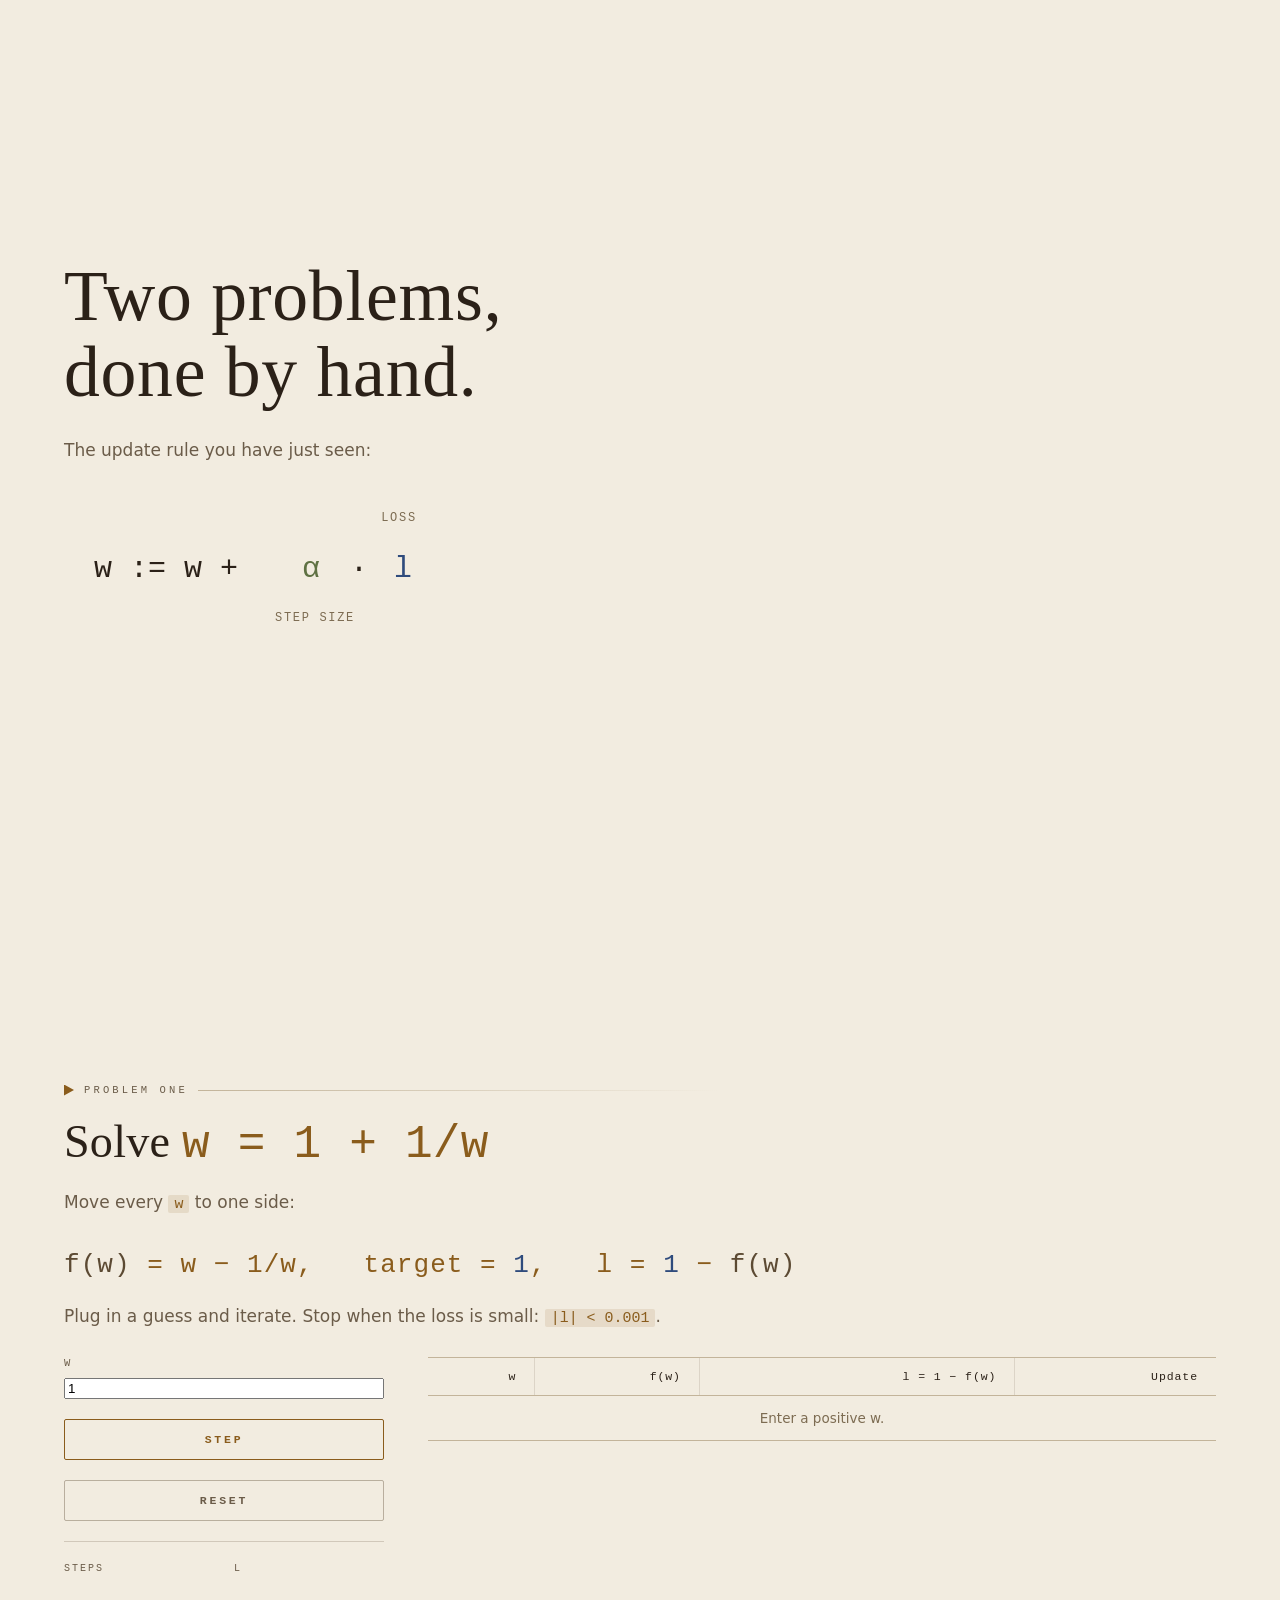
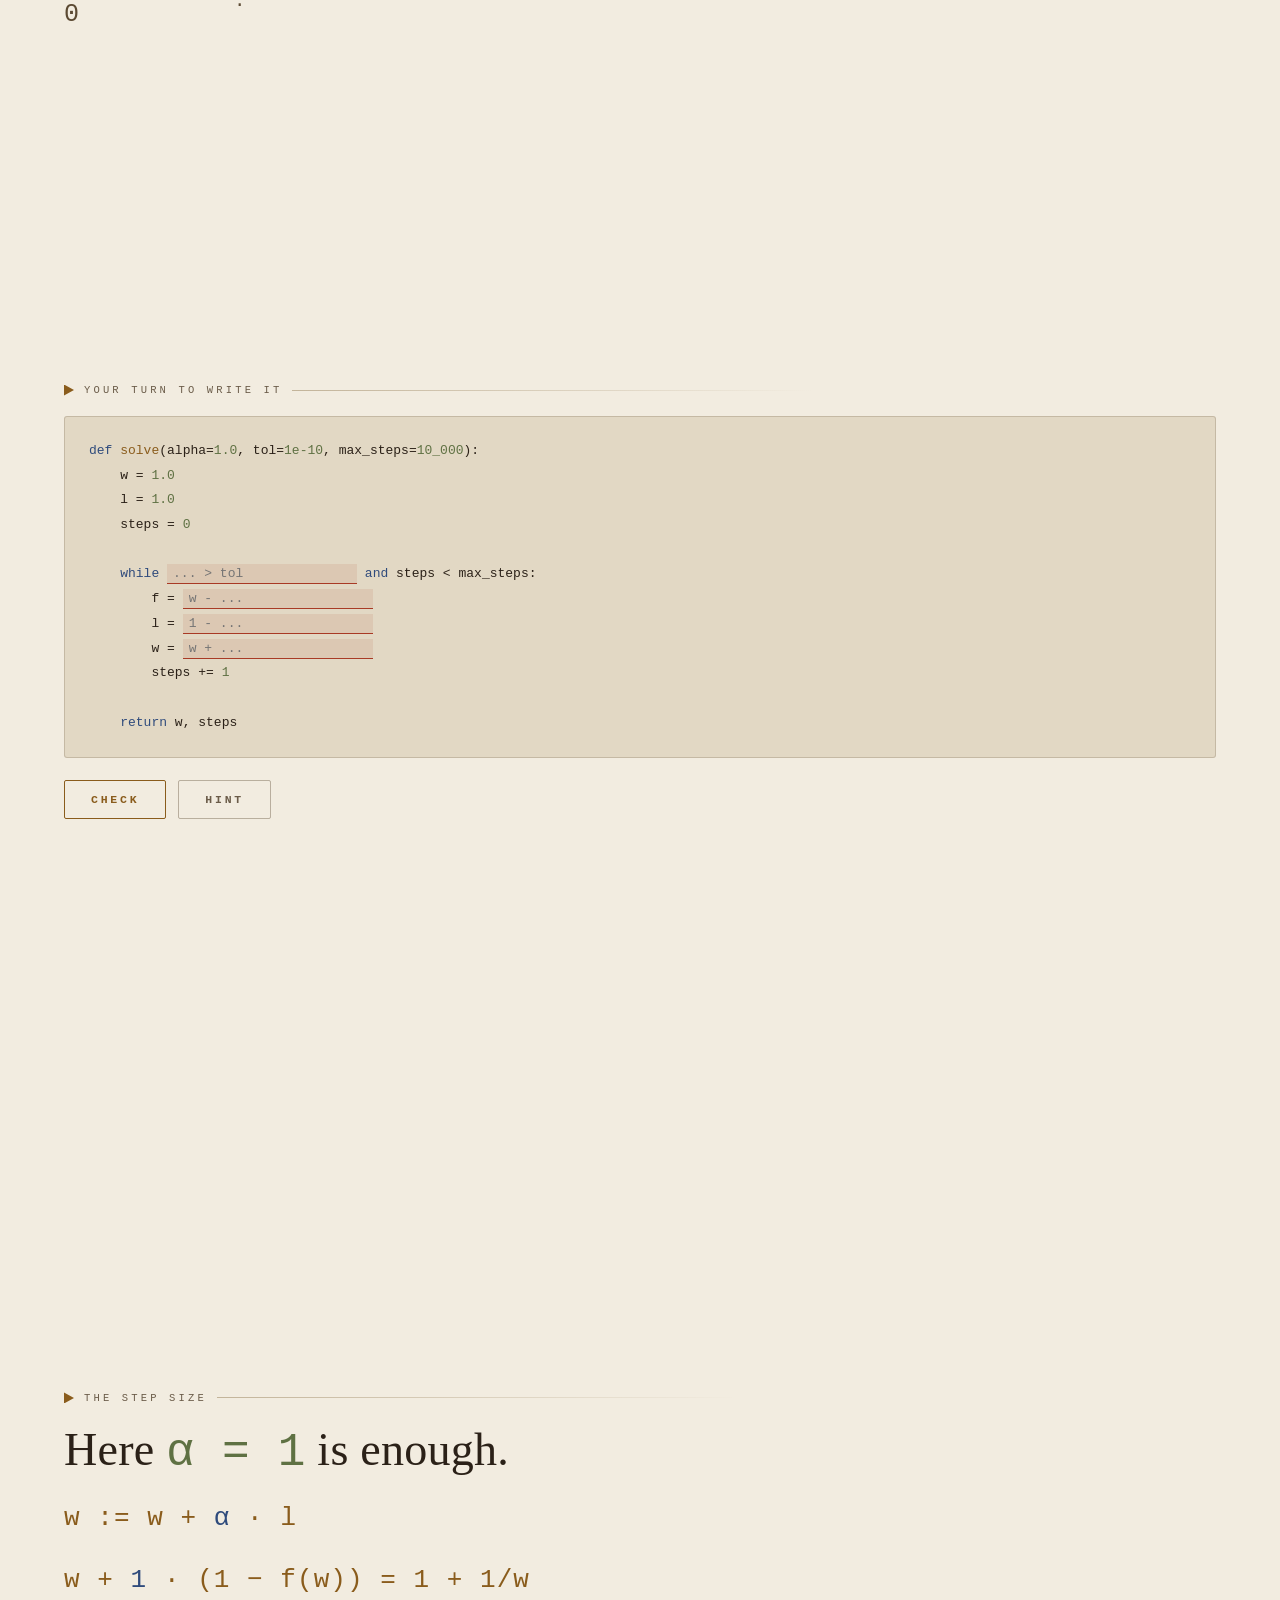
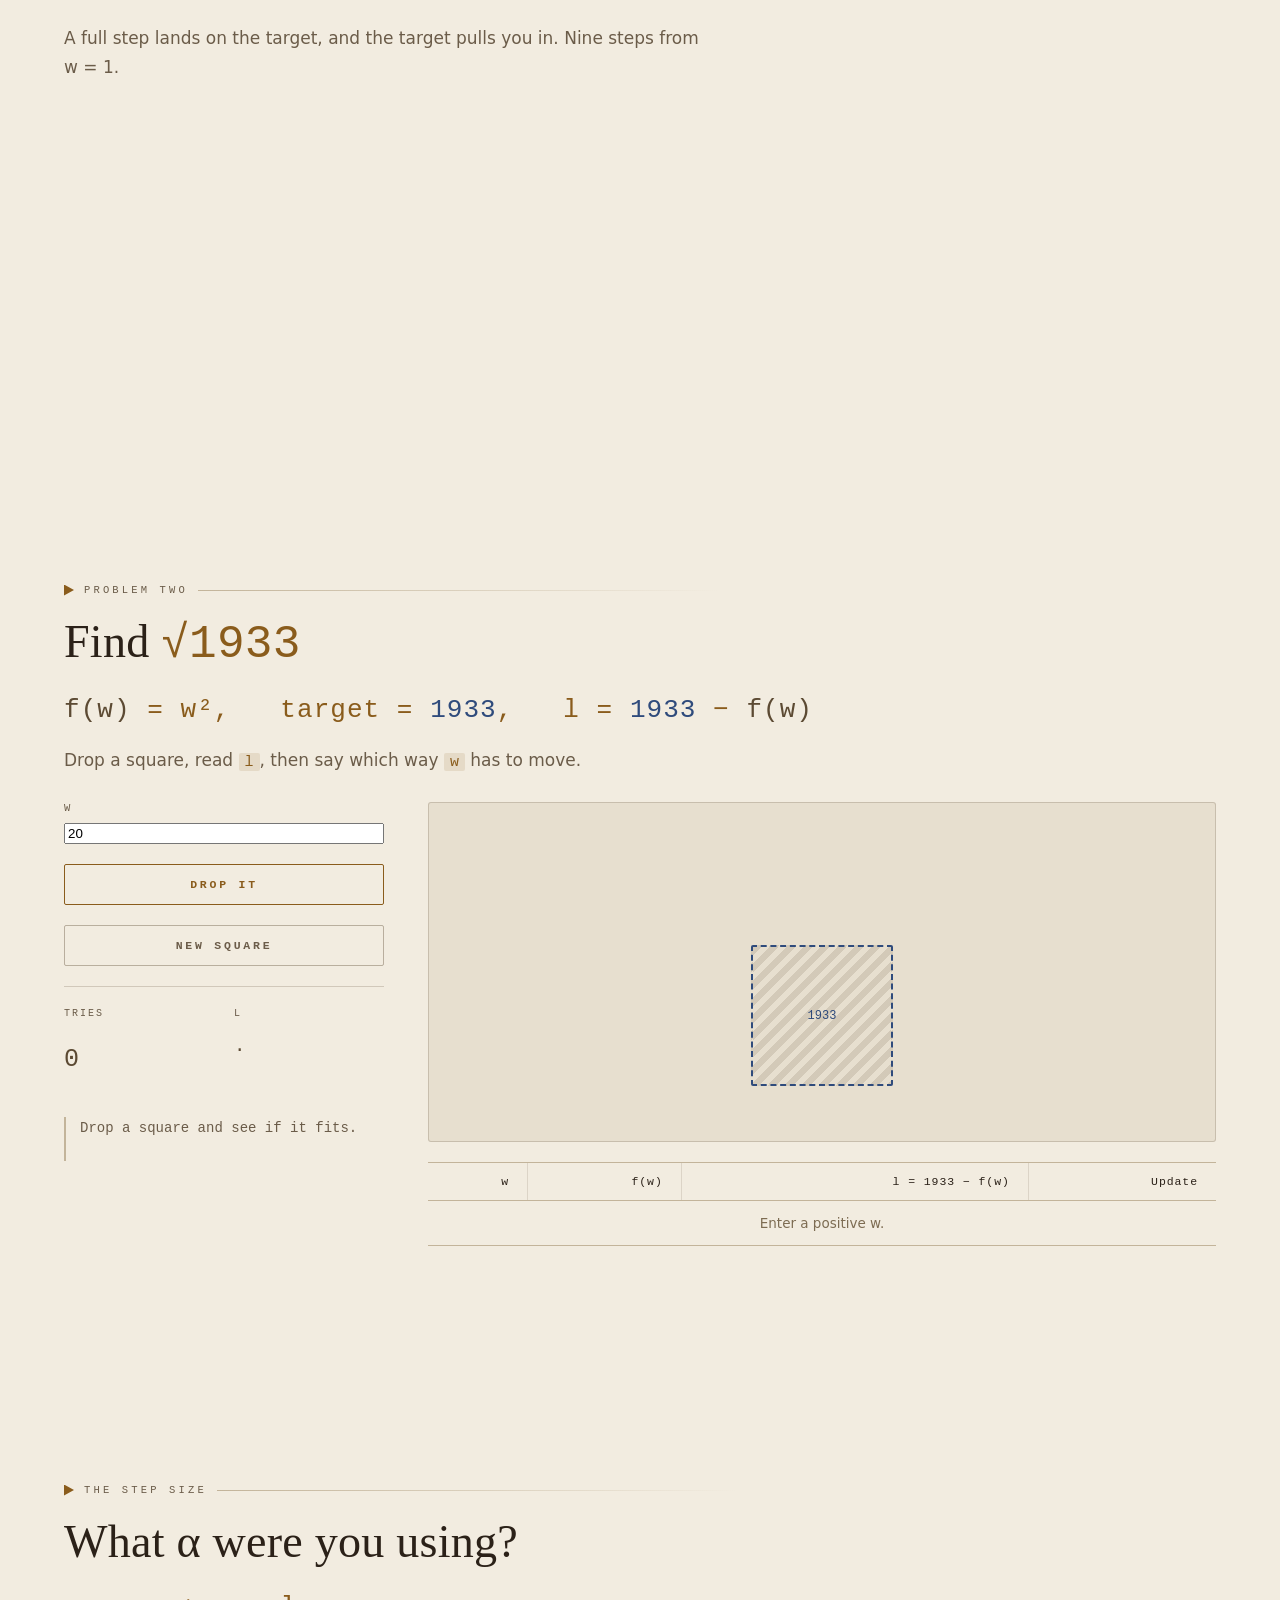
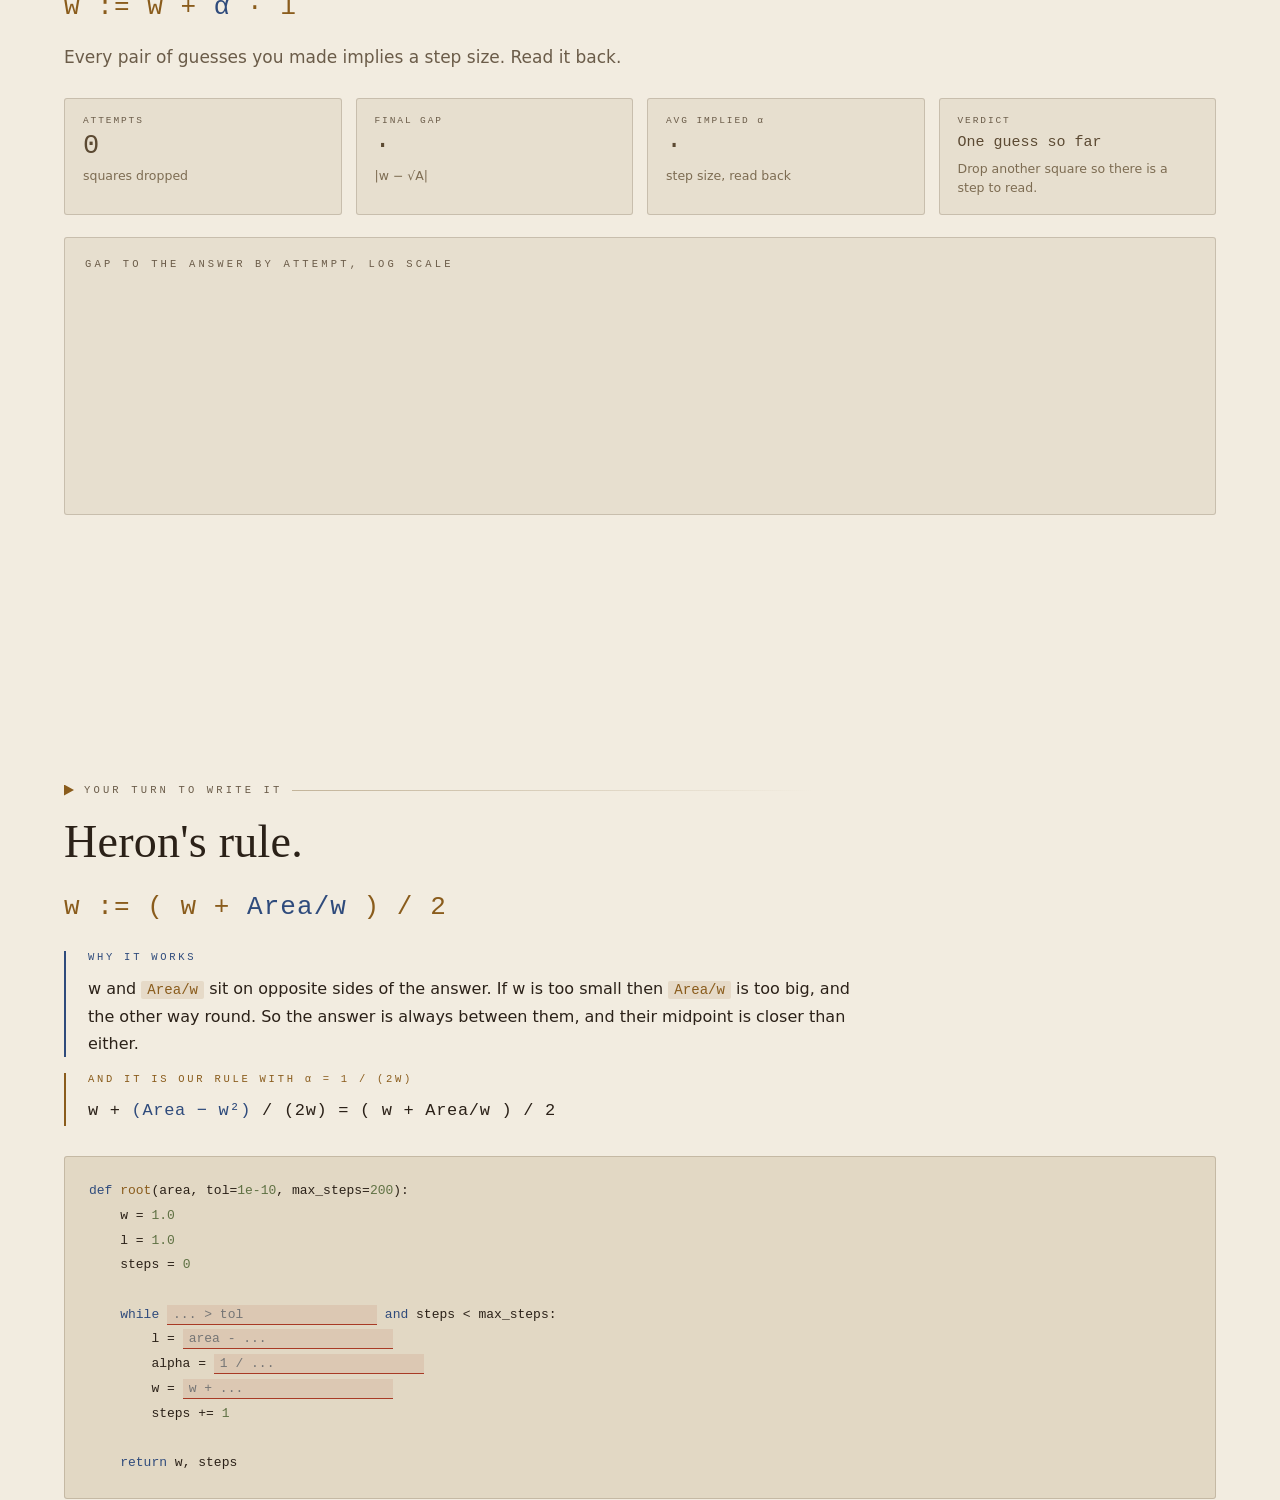
<file: cx_two-problems-done-by-hand.html>
<!doctype html>
<html lang="en">
<head>
<meta charset="utf-8" />
<meta name="viewport" content="width=device-width,initial-scale=1" />
<title>Two Problems, Done by Hand</title>
<style>

  /* ============================================================================
     Two palettes, one set of roles. The names below are structural, not literal:
       --bitumen    the page ground        --ink / --ink-dim   prose
       --bitumen-2  a raised surface       --clay / --clay-mid numbers and data
       --groove     hairlines              --faint             de-emphasised text
       --gold       the value in play      --lapis             what you are told
       --carnelian  the miss               --reed              agreement / success

     LIGHT is Gypsum & Indigo: noon glare on plaster, iron-gall ink.
     DARK  is Basalt & Verdigris: volcanic rock after dark, oxidised copper.

     Every colour in the file resolves through these. If you add one, add a token
     rather than a literal, or the other mode will break.
     To pin a mode for projection, put data-theme="light" or "dark" on <html>.
     ============================================================================ */
  :root{
    color-scheme:light;

    --bitumen:#f2ece0;
    --bitumen-2:#e7dfcf;
    --clay:#5c4a33;
    --clay-mid:#7d6849;
    --groove:#c3b49a;
    --faint:#7d6c52;
    --lapis:#2f4b7c;
    --lapis-dim:#6a80a6;
    --gold:#8a5c1c;
    --carnelian:#a83a25;
    --reed:#5f7143;
    --ink:#2b2118;
    --ink-dim:#6b5c49;

    /* Derived: hairlines, sunken panels, tinted fills. */
    --line:rgba(92,74,51,0.22);
    --line-soft:rgba(92,74,51,0.14);
    --line-firm:rgba(92,74,51,0.38);
    --sunk:#e2d8c4;
    --on-gold:#f7f2e6;
    --gold-wash:rgba(138,92,28,0.12);
    --clay-wash:rgba(92,74,51,0.18);
    --carnelian-wash:rgba(168,58,37,0.10);
    --carnelian-wash-2:rgba(168,58,37,0.16);
    --reed-wash:rgba(95,113,67,0.15);
    --shadow:rgba(60,45,25,0.30);

    /* The drawn lamp on the cover, when the 1909 plate is not there to stand in. */
    --art-sky-1:#e6dcc4;
    --art-sky-2:#f4efe4;
    --art-dune-1:#dccfb2;
    --art-dune-2:#cfc0a0;
    --art-plume-1:#8b7f6b;
    --art-plume-2:#a99c86;
    --art-plume-3:#b8ab95;
    --art-brass:#a8804a;
    --art-brass-dim:#7d5c30;
    --art-mouth:#6b5535;

    --display:'Iowan Old Style','Palatino Linotype',Palatino,'Book Antiqua',Georgia,serif;
    --body:Inter,ui-sans-serif,system-ui,'Segoe UI',Roboto,'Helvetica Neue',Arial,sans-serif;
    --data:ui-monospace,SFMono-Regular,Menlo,Consolas,monospace;
  }

  /* Basalt & Verdigris. Defined twice on purpose: once for the system preference,
     once for an explicit data-theme="dark". Keep the two blocks identical. */
  @media (prefers-color-scheme: dark){
    :root:not([data-theme="light"]){
      color-scheme:dark;
      --bitumen:#0e1211;
      --bitumen-2:#171d1c;
      --clay:#cfd3cb;
      --clay-mid:#9aa39b;
      --groove:#4a5551;
      --faint:#7c8983;
      --lapis:#6fa8a0;
      --lapis-dim:#47716c;
      --gold:#c9a227;
      --carnelian:#bf5b4b;
      --reed:#7fae6a;
      --ink:#eef1ea;
      --ink-dim:#8d968f;

      --line:rgba(150,168,160,0.20);
      --line-soft:rgba(150,168,160,0.12);
      --line-firm:rgba(150,168,160,0.32);
      --sunk:#080b0a;
      --on-gold:#0e1211;
      --gold-wash:rgba(201,162,39,0.10);
      --clay-wash:rgba(207,211,203,0.16);
      --carnelian-wash:rgba(191,91,75,0.12);
      --carnelian-wash-2:rgba(191,91,75,0.18);
      --reed-wash:rgba(127,174,106,0.13);
      --shadow:rgba(0,0,0,0.85);

      --art-sky-1:#1b2321;
      --art-sky-2:#0e1211;
      --art-dune-1:#161d1c;
      --art-dune-2:#111716;
      --art-plume-1:#232c2a;
      --art-plume-2:#46534f;
      --art-plume-3:#56645f;
      --art-brass:#9aa39b;
      --art-brass-dim:#5f6b66;
      --art-mouth:#080b0a;
    }
  }
  :root[data-theme="dark"]{
    color-scheme:dark;
    --bitumen:#0e1211;
    --bitumen-2:#171d1c;
    --clay:#cfd3cb;
    --clay-mid:#9aa39b;
    --groove:#4a5551;
    --faint:#7c8983;
    --lapis:#6fa8a0;
    --lapis-dim:#47716c;
    --gold:#c9a227;
    --carnelian:#bf5b4b;
    --reed:#7fae6a;
    --ink:#eef1ea;
    --ink-dim:#8d968f;

    --line:rgba(150,168,160,0.20);
    --line-soft:rgba(150,168,160,0.12);
    --line-firm:rgba(150,168,160,0.32);
    --sunk:#080b0a;
    --on-gold:#0e1211;
    --gold-wash:rgba(201,162,39,0.10);
    --clay-wash:rgba(207,211,203,0.16);
    --carnelian-wash:rgba(191,91,75,0.12);
    --carnelian-wash-2:rgba(191,91,75,0.18);
    --reed-wash:rgba(127,174,106,0.13);
    --shadow:var(--shadow);

    --art-sky-1:#1b2321;
    --art-sky-2:#0e1211;
    --art-dune-1:#161d1c;
    --art-dune-2:#111716;
    --art-plume-1:#232c2a;
    --art-plume-2:#46534f;
    --art-plume-3:#56645f;
    --art-brass:#9aa39b;
    --art-brass-dim:#5f6b66;
    --art-mouth:#080b0a;
  }
  *{box-sizing:border-box}
  html,body{margin:0;min-height:100%;font-family:var(--body);background:var(--bitumen);color:var(--ink)}
  html{scroll-behavior:smooth;scroll-snap-type:y mandatory}
  @media (prefers-reduced-motion: reduce){html{scroll-behavior:auto}}
  main{width:100%;padding:0 64px}
  @media (max-width:700px){main{padding:0 24px}}
  .page{display:block}

  /* Slides */
  .segment{min-height:100vh;display:flex;flex-direction:column;justify-content:center;padding:96px 0;scroll-snap-align:start}
  .segment.slide-scroll{height:100vh;overflow:hidden auto;display:block;scroll-snap-align:start}
  .segment-inner{width:100%;max-width:1180px;margin:0 auto}

  /* Structural device: a ruled line with a stylus wedge, the way tablets divide their columns. */
  .rule{display:flex;align-items:center;gap:10px;margin-bottom:20px}
  .rule::after{content:"";flex:1;height:1px;background:linear-gradient(90deg,var(--groove),transparent);max-width:520px}
  .wedge{width:10px;height:11px;background:var(--gold);clip-path:polygon(0 0,100% 50%,0 100%);flex-shrink:0}
  .rule-label{font-family:var(--data);font-size:10.5px;letter-spacing:0.3em;text-transform:uppercase;color:var(--ink-dim)}
  .lc{text-transform:none}

/* Act markers: big enough to read as a chapter break, not a caption. */
.act-mark{display:block;font-family:var(--display);font-weight:500;font-style:italic;
          font-size:clamp(26px,3vw,40px);line-height:1;color:var(--gold);margin:0 0 14px 0}
.act-mark::after{content:"";display:block;width:64px;height:2px;background:var(--gold);
                 margin-top:16px;opacity:0.55}
  .segment-heading{font-family:var(--display);font-weight:500;font-size:clamp(30px,3.6vw,50px);letter-spacing:0.005em;line-height:1.15;margin:0 0 16px 0;color:var(--ink)}
  .segment-lead{color:var(--ink-dim);font-size:16.5px;line-height:1.7;margin:0 0 30px 0;max-width:74ch}
  .segment-lead strong{color:var(--ink);font-weight:600}
  p{line-height:1.7;color:var(--ink-dim)}
  h1,h2,h3{font-family:var(--display);font-weight:500;color:var(--ink)}
  em{color:var(--clay)}
  code{font-family:var(--data);font-size:0.88em;color:var(--gold);background:var(--gold-wash);padding:1px 6px;border-radius:2px}

  /* Surfaces: dark stone recesses, never gradients. */
  .recess{background:var(--bitumen-2);border:1px solid var(--line);border-radius:3px;padding:22px 26px}
  .note{border-left:2px solid var(--lapis);padding-left:22px;max-width:800px}
  .note-tag{display:block;font-family:var(--data);font-size:10.5px;letter-spacing:0.26em;text-transform:uppercase;color:var(--lapis);margin-bottom:12px}
  .note p{margin:0;color:var(--ink);font-size:16px;line-height:1.7}
  .note p + p{margin-top:14px}
  .note p.aside{color:var(--ink-dim);font-size:15px}
  .note.gold{border-left-color:var(--gold)}
  .note.gold .note-tag{color:var(--gold)}
  .formula{font-family:var(--data);font-size:clamp(17px,2vw,22px);color:var(--gold);letter-spacing:0.05em;line-height:1.85;margin:6px 0 16px 0}
  .formula .par{color:var(--clay)}
  .formula .sig{color:var(--lapis)}
  .formula .rate{color:var(--reed)}

  /* Reveal */
  .reveal{opacity:0;transform:translateY(14px);transition:opacity .9s ease,transform .9s cubic-bezier(.2,.7,.2,1)}
  .reveal.in{opacity:1;transform:none}
  .reveal.d1{transition-delay:.12s}.reveal.d2{transition-delay:.26s}
  .reveal.d3{transition-delay:.40s}.reveal.d4{transition-delay:.54s}
  @media (prefers-reduced-motion: reduce){.reveal{opacity:1;transform:none;transition:none}
    .smoke-curl{animation:none}.lamp-glow{animation:none}
    .endcard{animation:none}.dot{transition:none}}

  /* ===== Cover ===== */
  .hero{min-height:100vh;display:flex;align-items:center;scroll-snap-align:start;padding:96px 0}
  .hero-inner{max-width:1180px;margin:0 auto;width:100%;display:grid;grid-template-columns:0.85fr 1.15fr;gap:64px;align-items:center}
  @media (max-width:980px){.hero-inner{grid-template-columns:1fr;gap:34px}.hero-art{order:-1;max-width:340px;margin:0 auto}}
  .hero-eyebrow{font-family:var(--data);font-size:11px;letter-spacing:0.34em;text-transform:uppercase;color:var(--gold);margin:0 0 26px 0}
  .hero-title{font-family:var(--display);font-weight:400;font-size:clamp(42px,5.6vw,76px);line-height:1.05;letter-spacing:0.01em;margin:0 0 26px 0;color:var(--ink)}
  .hero-title .lit{color:var(--gold);font-style:italic}
  .hero-sub{margin:0;font-size:17px;line-height:1.75;color:var(--ink-dim);max-width:52ch}
  .hero-formula{font-family:var(--data);font-size:22px;color:var(--gold);letter-spacing:0.06em;margin:26px 0 0 0}
  .hero-art{width:100%}
  .hero-art svg{width:100%;height:auto;display:block}
  .art-credit{font-family:var(--data);font-size:10px;letter-spacing:0.16em;text-transform:uppercase;color:var(--faint);margin:14px 0 0 0;text-align:center}
  .art-credit em{color:var(--clay-mid);font-style:italic}
  /* The plate carries the 1909 painting; if the file is missing the drawn lamp
     stands in for it, so the cover never opens on a broken image. */
  .plate{margin:0}
  .plate img{width:100%;height:auto;display:block;border:1px solid var(--line);border-radius:2px}
  .plate .plate-drawn{display:none}
  .plate .cap-drawn{display:none}
  .plate.drawn img{display:none}
  .plate.drawn .plate-drawn{display:block}
  .plate.drawn .cap-photo{display:none}
  .plate.drawn .cap-drawn{display:inline}
  .smoke-curl{animation:curl 9s ease-in-out infinite}
  .smoke-curl.s2{animation-duration:11s;animation-delay:-3s}
  .smoke-curl.s3{animation-duration:13s;animation-delay:-6s}
  @keyframes curl{0%,100%{transform:translateX(0) scaleX(1)}50%{transform:translateX(5px) scaleX(1.04)}}
  .lamp-glow{animation:glow 4.5s ease-in-out infinite}
  @keyframes glow{0%,100%{opacity:0.45}50%{opacity:0.9}}

  /* ===== The bargain cards ===== */
  .terms{display:grid;grid-template-columns:repeat(3,1fr);gap:1px;background:var(--line);border:1px solid var(--line);border-radius:3px;overflow:hidden;max-width:960px}
  @media (max-width:820px){.terms{grid-template-columns:1fr}}
  .term{background:var(--bitumen-2);padding:22px 24px}
  .term-n{font-family:var(--data);font-size:10.5px;letter-spacing:0.26em;text-transform:uppercase;color:var(--gold);margin:0 0 10px 0}
  .term p{margin:0;font-size:15px;line-height:1.65;color:var(--ink)}
  .term p.sub{margin-top:8px;color:var(--ink-dim);font-size:14px}

  /* ===== Working panels ===== */
  .stage{display:grid;grid-template-columns:320px 1fr;gap:44px;align-items:start;position:relative}
  /* Grid items must be allowed to shrink, or the scrolling tables inside them
     force the whole track to their natural width. */
  .stage > *{min-width:0}
  .stage.split{grid-template-columns:1fr 1fr}
  @media (max-width:980px){.stage,.stage.split{grid-template-columns:1fr;gap:28px}}
  .control{display:flex;flex-direction:column;gap:20px;min-width:0}
  .field{display:flex;flex-direction:column;gap:9px}
  .field label{font-family:var(--data);font-size:10.5px;letter-spacing:0.22em;text-transform:uppercase;color:var(--ink-dim)}
  .field input[type=number]{width:100%;padding:12px 14px;border-radius:2px;background:var(--sunk);color:var(--clay);border:1px solid var(--line-firm);font-family:var(--data);font-size:17px}
  .field input[type=number]:focus{outline:none;border-color:var(--gold)}
  .field input:disabled{opacity:0.4;cursor:not-allowed}
  .press{width:100%;padding:13px 18px;border-radius:2px;border:1px solid var(--gold);cursor:pointer;font-family:var(--data);font-size:11.5px;font-weight:600;letter-spacing:0.24em;text-transform:uppercase;color:var(--gold);background:transparent;transition:background .18s,color .18s}
  .press:hover{background:var(--gold);color:var(--on-gold)}
  .press:focus-visible{outline:2px solid var(--lapis);outline-offset:3px}
  .press:disabled{opacity:0.35;cursor:not-allowed;border-color:var(--line-firm);color:var(--ink-dim)}
  .press:disabled:hover{background:transparent;color:var(--ink-dim)}
  .press.quiet{border-color:var(--line-firm);color:var(--ink-dim)}
  .press.quiet:hover{background:transparent;border-color:var(--clay-mid);color:var(--clay)}
  .pressrow{display:grid;grid-template-columns:1fr 1fr;gap:10px}
  @media (max-width:520px){.pressrow{grid-template-columns:1fr}}
  .readout{display:grid;grid-template-columns:1fr 1fr;gap:20px;padding-top:4px;border-top:1px solid var(--line)}
  .readout .k{font-family:var(--data);font-size:10px;letter-spacing:0.2em;text-transform:uppercase;color:var(--ink-dim);margin:14px 0 7px 0}
  .readout .v{font-family:var(--data);font-size:25px;color:var(--clay);line-height:1;overflow:hidden;text-overflow:ellipsis}
  .readout .v.small{font-size:19px}

  /* Slider, in the same ruled idiom as everything else */
  .slider{-webkit-appearance:none;appearance:none;width:100%;height:2px;background:var(--groove);border-radius:0;outline:none;margin:8px 0 2px 0}
  .slider::-webkit-slider-thumb{-webkit-appearance:none;appearance:none;width:14px;height:14px;border-radius:50%;background:var(--gold);cursor:pointer;border:none}
  .slider::-moz-range-thumb{width:14px;height:14px;border-radius:50%;background:var(--gold);cursor:pointer;border:none}
  .slider:disabled::-webkit-slider-thumb{background:var(--groove);cursor:not-allowed}
  .slider:disabled::-moz-range-thumb{background:var(--groove);cursor:not-allowed}
  .slider-val{font-family:var(--data);font-size:15px;color:var(--gold)}
  .check{display:flex;align-items:flex-start;gap:11px;cursor:pointer;font-size:14px;line-height:1.55;color:var(--ink-dim)}
  .check input{margin-top:3px;accent-color:var(--gold);flex-shrink:0}
  .check strong{color:var(--clay);font-weight:600}

  /* ===== Ruled number columns ===== */
  .cols{overflow-x:auto;border-top:1px solid var(--groove);border-bottom:1px solid var(--groove)}
  .cols.tall{max-height:264px;overflow-y:auto}
  table.ruled{width:100%;border-collapse:collapse;font-family:var(--data);font-size:12.5px}
  table.ruled th{position:sticky;top:0;z-index:3;background:var(--bitumen);text-align:right;padding:11px 16px;font-size:10px;letter-spacing:0.18em;text-transform:uppercase;color:var(--ink-dim);font-weight:400;border-bottom:1px solid var(--groove);white-space:nowrap}
  table.ruled td{text-align:right;padding:9px 16px;border-bottom:1px solid var(--line-soft);color:var(--clay);white-space:nowrap}
  table.ruled tr:last-child td{border-bottom:none}
  table.ruled th + th,table.ruled td + td{border-left:1px solid var(--line-soft)}
  table.ruled .over{color:var(--carnelian)}
  table.ruled .under{color:var(--lapis)}
  table.ruled .hit{color:var(--reed)}
  table.ruled .empty{text-align:center;color:var(--faint);padding:26px;font-family:var(--body);font-size:13.5px;border-left:none}

  /* Pseudocode: lines scroll rather than wrap. */
  .recipe{font-family:var(--data);font-size:14.5px;line-height:2.1;margin:6px 0 0 0;
          color:var(--ink);white-space:nowrap;overflow-x:auto;padding-bottom:4px}
  .recipe .note-com{color:var(--faint);font-style:italic}
  .recipe .kw{color:var(--lapis)}
  .recipe .chg{color:var(--carnelian)}
  .recipe .chg-com{color:var(--carnelian);font-style:italic}

  /* ===== Stacked fractions =====
     The deterministic run is exact rational arithmetic, so the columns print
     13/8 rather than 1.625 for as long as the numbers stay legible. */
  .frac{display:inline-flex;flex-direction:column;align-items:center;vertical-align:middle;
        line-height:1.15;font-family:var(--data)}
  .frac .fn-num{padding:0 3px}
  .frac .fn-den{padding:0 3px;border-top:1px solid currentColor;margin-top:1px}
  td .frac,th .frac{font-size:0.95em}
  .sign{display:inline-block;min-width:0.7em;text-align:right}

  /* The run table is the main event here, so it is wider-set than the ruled
     columns elsewhere and its rows breathe. */
  table.ruled.run td{padding:14px 18px;font-size:13.5px}
  table.ruled.run th{padding:12px 18px;text-transform:none;letter-spacing:0.08em;font-size:11.5px;
                     text-align:right;color:var(--ink)}
  table.ruled.run td.q{color:var(--ink)}
  table.ruled.run td.target{color:var(--clay)}
  /* Side-by-side traces: one fixed row height so the two panels stay in step,
     whether a cell holds a stacked fraction or a plain decimal. */
  table.ruled.run.cmp td{height:58px;padding-top:0;padding-bottom:0}
  table.ruled.run.cmp th{padding-top:12px;padding-bottom:12px}
  table.ruled.run .neg{color:var(--lapis)}
  table.ruled.run .pos{color:var(--carnelian)}

  /* The curved arrow that says: the target you were just handed is the next guess. */
  .flow{position:relative;padding-left:158px}
  @media (max-width:1100px){.flow{padding-left:0}}
  .flow svg.flow-line{position:absolute;inset:0;width:100%;height:100%;pointer-events:none;z-index:1}
  .flow svg.flow-line path{fill:none;stroke:var(--faint);stroke-width:1.4}
  .flow svg.flow-line text{fill:var(--faint);font-family:var(--display);font-size:13px;font-style:italic}

  /* Act I's rectangle-versus-square figure, in this palette. */
  .sq-target{fill:none;stroke:var(--lapis);stroke-width:2;stroke-dasharray:5 4}
  .sq-guess{fill:var(--clay-wash);stroke:var(--clay);stroke-width:2}
  .lbl-area{fill:var(--lapis);font-family:var(--data);font-size:11px;letter-spacing:0.06em}

/* ===== Act II's guessing tablet (ported from Act I) ===== */
.fig .fig-zoom{width:auto;padding:8px 16px;font-size:10px;letter-spacing:0.2em;opacity:0;transform:translateY(-4px);
               pointer-events:none;transition:opacity .35s ease,transform .35s cubic-bezier(.2,.7,.2,1),background .18s,color .18s}
.fig-zoom.show{opacity:1;transform:none;pointer-events:auto}
.press:disabled:not(.fig-zoom){opacity:0.35;cursor:not-allowed;border-color:var(--line-firm);color:var(--ink-dim)}
#g_arealbl{transition:opacity .4s ease}
#g_fig{max-width:340px;margin:0 auto;display:block}
.sq-guess{transition:all .3s cubic-bezier(.2,.7,.2,1)}
/* The correction is a step the student takes, not one they read: the newest row
   offers both directions and glows until one of them is chosen. */
table.ruled td.choose{padding:6px 10px;white-space:nowrap}
.corr{font-family:var(--data);font-size:10px;letter-spacing:0.16em;text-transform:uppercase;background:transparent;
      border:1px solid;border-radius:2px;padding:6px 10px;margin:0 3px;cursor:pointer;
      transition:background .18s,color .18s,box-shadow .18s}
.corr[data-dir="up"]{color:var(--lapis);border-color:var(--lapis-dim)}
.corr[data-dir="down"]{color:var(--carnelian);border-color:var(--carnelian)}
.corr[data-dir="up"]:hover{background:var(--lapis);color:var(--on-gold)}
.corr[data-dir="down"]:hover{background:var(--carnelian);color:var(--on-gold)}
.corr:focus-visible{outline:2px solid var(--gold);outline-offset:2px}
.corr.pulse{animation:corr-glow 1.7s ease-in-out infinite}
.corr.wrong{animation:corr-shake .4s ease}
@keyframes corr-glow{0%,100%{box-shadow:0 0 0 0 var(--gold-wash)}50%{box-shadow:0 0 0 3px var(--gold-wash)}}
@keyframes corr-shake{0%,100%{transform:translateX(0)}20%{transform:translateX(-4px)}40%{transform:translateX(4px)}
                      60%{transform:translateX(-3px)}80%{transform:translateX(3px)}}
@media (prefers-reduced-motion: reduce){
  .corr.pulse{animation:none;box-shadow:0 0 0 2px var(--gold-wash)}
  .corr.wrong{animation:none}
  .fig-zoom{transition:none}#g_arealbl{transition:none}.sq-guess{transition:none}
}

  /* ===== Figures ===== */
  .fig{display:flex;flex-direction:column;gap:12px}
  .fig svg{width:100%;height:auto;display:block}
  .fig-caption{font-family:var(--data);font-size:10.5px;letter-spacing:0.18em;text-transform:uppercase;color:var(--faint);margin:0}
  .dot{transition:cx .45s cubic-bezier(.2,.7,.2,1)}
  .axis{stroke:var(--groove);stroke-width:1}
  .tick-lbl{fill:var(--ink-dim);font-family:var(--data);font-size:10px}
  .lbl{fill:var(--ink-dim);font-family:var(--data);font-size:11px}
  .voice{font-family:var(--data);font-size:14px;line-height:1.6;color:var(--ink-dim);min-height:44px;border-left:2px solid var(--groove);padding-left:14px}
  .voice b{color:var(--clay);font-weight:500}
  .voice .up{color:var(--lapis)}
  .voice .down{color:var(--carnelian)}

  /* ===== End card over the panel ===== */
  .stage.done .control,.stage.done .stage-right{opacity:0.32;pointer-events:none;filter:grayscale(0.35);transition:opacity .3s,filter .3s}
  .endcard{position:absolute;top:50%;left:50%;transform:translate(-50%,-50%);z-index:5;width:100%;max-width:470px;background:var(--bitumen-2);border:1px solid var(--gold);border-radius:3px;padding:30px 32px;text-align:center;box-shadow:0 24px 60px -12px var(--shadow);animation:pop .32s cubic-bezier(.2,.7,.2,1)}
  .endcard[hidden]{display:none}
  @keyframes pop{from{transform:translate(-50%,-50%) scale(.94);opacity:0}to{transform:translate(-50%,-50%) scale(1);opacity:1}}
  .endcard .wedge{margin:0 auto 14px auto;width:14px;height:16px}
  .end-title{font-family:var(--display);font-size:24px;margin:0 0 12px 0;color:var(--ink)}
  .end-row{font-size:15px;color:var(--ink-dim);margin:7px 0;line-height:1.6}
  .end-row b{font-family:var(--data);color:var(--gold);font-weight:400}
  .end-fib{font-family:var(--data);font-size:12px;color:var(--clay);letter-spacing:0.04em;line-height:1.9;margin:16px 0 0 0;word-spacing:0.2em}
  .end-actions{display:flex;gap:12px;justify-content:center;margin-top:22px;flex-wrap:wrap}
  .end-actions .press{width:auto;padding:11px 22px}

  /* ===== Exercise ===== */
  .task{border-left:2px solid var(--gold);padding-left:22px;margin:0 0 26px 0;max-width:840px}
  .task h3{margin:0 0 10px 0;font-size:17px;letter-spacing:0.01em}
  .task p{margin:8px 0;color:var(--ink-dim);font-size:15.5px}
  .task ul{margin:10px 0 0 0;padding-left:18px;color:var(--ink-dim);font-size:15.5px}
  .task li{margin:6px 0;line-height:1.6}
  .task li strong{color:var(--clay)}
  pre.tablet-code{background:var(--sunk);border:1px solid var(--line);border-radius:3px;padding:22px 24px;overflow-x:auto;font-family:var(--data);font-size:13px;line-height:1.9;color:var(--ink)}
  pre.tablet-code .kw{color:var(--lapis)}
  pre.tablet-code .fn{color:var(--gold)}
  pre.tablet-code .cls{color:var(--reed)}
  pre.tablet-code .num{color:var(--reed)}
  pre.tablet-code .str{color:var(--clay-mid)}
  pre.tablet-code .com{color:var(--faint);font-style:italic}
  pre.tablet-code input.inline{font-family:inherit;font-size:inherit;background:var(--carnelian-wash);color:var(--clay);border:none;border-bottom:1px solid var(--carnelian);border-radius:0;padding:2px 6px;outline:none;min-width:210px}
  pre.tablet-code input.inline:focus{background:var(--gold-wash);border-bottom-color:var(--gold)}
  pre.tablet-code input.inline.ok{background:var(--reed-wash);border-bottom-color:var(--reed);color:var(--reed)}
  pre.tablet-code input.inline.bad{background:var(--carnelian-wash-2);border-bottom-color:var(--carnelian)}
  .btnrow{display:flex;gap:12px;margin-top:22px;flex-wrap:wrap}
  .btnrow .press{width:auto;padding:12px 26px}
  .msg{margin-top:16px;font-size:14px;line-height:1.6;display:none;padding-left:14px;border-left:2px solid transparent}
  .msg.bad{display:block;border-left-color:var(--carnelian);color:var(--carnelian)}
  .msg.ok{display:block;border-left-color:var(--reed);color:var(--reed)}
  .msg.tip{display:block;border-left-color:var(--lapis);color:var(--ink-dim)}
  .aside-hint{margin-top:16px;padding-left:14px;border-left:2px solid var(--lapis-dim);color:var(--ink-dim);font-size:14px;line-height:1.85;display:none}
  .aside-hint.show{display:block}
  .aside-hint code{color:var(--clay)}
  /* A line the reader is meant to see and then discard. */
  .strike{text-decoration:line-through;text-decoration-color:var(--carnelian);text-decoration-thickness:1.5px;color:var(--faint)}

  /* ===== Quiz ===== */
  .quiz{max-width:860px}
  .quiz-question{font-size:18px;line-height:1.6;margin:0 0 6px 0;color:var(--ink)}
  .opts{display:flex;flex-direction:column;gap:10px;margin-top:16px}
  .opts label{display:flex;align-items:flex-start;gap:12px;padding:14px 18px;border-radius:2px;background:var(--bitumen-2);border:1px solid var(--line);cursor:pointer;font-size:15px;line-height:1.55;color:var(--ink);transition:border-color .16s,background .16s}
  .opts label:hover{border-color:var(--clay-mid)}
  .opts input{margin-top:4px;accent-color:var(--gold);flex-shrink:0}
  .quiz.answered .opts label{cursor:default}
  .opts label.is-correct{border-color:var(--reed);background:var(--reed-wash)}
  .opts label.is-wrong{border-color:var(--carnelian);background:var(--carnelian-wash)}
  .quiz-explain{display:none;margin-top:20px;padding-left:22px;border-left:2px solid var(--lapis)}
  .quiz-explain.show{display:block}
  .quiz-explain .verdict{font-family:var(--data);font-size:10.5px;letter-spacing:0.26em;text-transform:uppercase;color:var(--lapis);margin-bottom:10px}
  .quiz-explain.hint{border-left-color:var(--carnelian)}
  .quiz-explain.hint .verdict{color:var(--carnelian)}
  .quiz-explain p{margin:0;color:var(--ink);font-size:15px;line-height:1.7}

  /* ===== Gate ===== */
  .locked{display:none !important}
  .gate{height:100vh;display:flex;flex-direction:column;align-items:center;justify-content:center;text-align:center;scroll-snap-align:start;gap:16px}
  .gate .wedge{width:14px;height:16px;opacity:0.8}
  .gate-msg{font-family:var(--data);font-size:10.5px;letter-spacing:0.3em;text-transform:uppercase;color:var(--carnelian)}
  .gate-title{font-family:var(--display);font-weight:400;font-size:clamp(24px,3vw,36px);margin:0;color:var(--ink)}
  .gate-sub{color:var(--ink-dim);font-size:15.5px;line-height:1.7;max-width:52ch;margin:0}

  /* ===== Closing ===== */
  .parts{list-style:none;padding:0;margin:34px 0 0 0;max-width:820px}
  .parts li{display:grid;grid-template-columns:190px 1fr;gap:24px;padding:16px 0;border-top:1px solid var(--line-soft);font-size:15.5px;line-height:1.6;color:var(--ink-dim)}
  .parts li:last-child{border-bottom:1px solid var(--line-soft)}
  .parts .part-name{font-family:var(--data);font-size:11px;letter-spacing:0.2em;text-transform:uppercase;color:var(--gold);padding-top:3px}
  @media (max-width:640px){.parts li{grid-template-columns:1fr;gap:6px}}

/* ===== cx additions ===== */
/* Debrief tiles and the gap chart. */
.tiles{display:grid;grid-template-columns:repeat(4,1fr);gap:14px;margin:0 0 22px 0}
@media (max-width:980px){.tiles{grid-template-columns:repeat(2,1fr)}}
@media (max-width:560px){.tiles{grid-template-columns:1fr}}
.tile{background:var(--bitumen-2);border:1px solid var(--line);border-radius:3px;padding:16px 18px;display:flex;flex-direction:column;gap:6px;min-width:0}
.tile .tk{font-family:var(--data);font-size:9.5px;letter-spacing:0.2em;text-transform:uppercase;color:var(--ink-dim)}
.tile .tv{font-family:var(--data);font-size:27px;line-height:1.05;color:var(--clay);word-break:break-word}
.tile .tv.small{font-size:15px;line-height:1.4}
.tile .ts{font-size:12.5px;line-height:1.55;color:var(--faint)}
.tile.ok .tv{color:var(--reed)}
.tile.warn .tv{color:var(--carnelian)}
.tile.mid .tv{color:var(--lapis)}
.chart-card{background:var(--bitumen-2);border:1px solid var(--line);border-radius:3px;padding:18px 20px 10px}
.chart-card canvas{width:100%;height:220px;display:block}
/* Rendered text never hyphenates and never breaks a word across lines. */
html,body{hyphens:none;-webkit-hyphens:none}

.lead{color:var(--ink-dim);font-size:17px;line-height:1.7;margin:0 0 26px 0;max-width:60ch}
.lead strong{color:var(--ink)}
.eq{font-family:var(--data);font-size:clamp(18px,2.2vw,26px);color:var(--gold);letter-spacing:0.04em;margin:0}
.eq .v{color:var(--clay)}
.eq .t{color:var(--lapis)}

.brace-fig svg{width:100%;max-width:560px;height:auto;display:block}
.brace-fig .fx{font-family:var(--data);font-size:30px;fill:var(--ink)}
.brace-fig .fx.a{fill:var(--reed)}
.brace-fig .fx.l{fill:var(--lapis)}
.brace-fig .br{fill:none;stroke:var(--faint);stroke-width:1.6}
.brace-fig .cap{font-family:var(--data);font-size:12px;letter-spacing:0.14em;text-transform:uppercase;fill:var(--faint)}

/* Problem two: a square of your guess, dropped on a hole of the true side. */
.drop-stage{position:relative;width:100%;height:340px;background:var(--bitumen-2);
            border:1px solid var(--line);border-radius:3px;overflow:hidden}
.hole{position:absolute;z-index:2;border:2px dashed var(--lapis);border-radius:2px;
      display:flex;align-items:center;justify-content:center;
      background:repeating-linear-gradient(135deg,var(--line-soft) 0 6px,transparent 6px 12px)}
.hole .tag{font-family:var(--data);font-size:12px;color:var(--lapis)}
.hole.filled{border-style:solid;border-color:var(--reed);background:var(--reed-wash)}
.hole.filled .tag{color:var(--reed)}
.falling{position:absolute;z-index:3;border:2px solid var(--clay);border-radius:2px;
         background:var(--clay-wash);display:flex;align-items:center;justify-content:center;
         font-family:var(--data);font-size:13px;color:var(--clay)}
.falling.big{border-color:var(--carnelian);color:var(--carnelian);background:var(--carnelian-wash)}
.falling.small{border-color:var(--lapis);color:var(--lapis);background:var(--clay-wash)}
.falling.fits{border-color:var(--reed);color:var(--reed);background:var(--reed-wash)}
@media (prefers-reduced-motion: reduce){.falling{transition:none !important}}

.verdict-big{color:var(--carnelian)}
.verdict-small{color:var(--lapis)}
.verdict-fits{color:var(--reed)}
</style>
</head>
<body>
<main>

<!-- 1 =========================================================== TITLE -->
<section class="page">
  <div class="hero">
    <div class="hero-inner" style="grid-template-columns:1fr">
      <div>
        <h1 class="hero-title reveal">Two problems,<br>done by hand.</h1>
        <p class="lead reveal d1" style="margin-top:26px">The update rule you have just seen:</p>
        <div class="brace-fig reveal d2">
          <svg id="rule_fig" viewBox="0 0 560 150" role="img"
               aria-label="w becomes w plus alpha times l, where alpha is the step size and l is the loss"></svg>
        </div>
      </div>
    </div>
  </div>
</section>

<!-- 2 ================================================== PROBLEM ONE -->
<section class="page segment slide-scroll" id="p1">
  <div class="segment-inner" style="padding:88px 0 48px">
    <div class="rule reveal"><span class="wedge"></span><span class="rule-label">Problem one</span></div>
    <h2 class="segment-heading reveal d1">Solve <span style="font-family:var(--data);color:var(--gold)">w = 1 + 1/w</span></h2>
    <p class="lead reveal d2">Move every <code>w</code> to one side:</p>
    <p class="eq reveal d2"><span class="v">f(w)</span> = w &minus; 1/w,&nbsp;&nbsp; target = <span class="t">1</span>,&nbsp;&nbsp; l = <span class="t">1</span> &minus; <span class="v">f(w)</span></p>
    <p class="lead reveal d2" style="margin:14px 0 26px 0"> Plug in a guess and iterate. Stop when the loss is small: <code>|l| &lt; 0.001</code>. </p>

    <div class="stage reveal d3" id="p1_stage">
      <div class="control">
        <div class="field">
          <label for="p1_w">w</label>
          <input id="p1_w" type="text" inputmode="decimal" autocomplete="off" spellcheck="false" value="1" />
        </div>
        <button class="press" id="p1_go">Step</button>
        <button class="press quiet" id="p1_reset">Reset</button>
        <div class="readout">
          <div><p class="k">Steps</p><p class="v" id="p1_n">0</p></div>
          <div><p class="k">l</p><p class="v small" id="p1_l">&middot;</p></div>
        </div>
      </div>

      <div class="stage-right">
        <div class="cols tall" style="max-height:380px">
          <table class="ruled run">
            <thead><tr><th>w</th><th>f(w)</th><th>l = 1 &minus; f(w)</th><th>Update</th></tr></thead>
            <tbody id="p1_rows"><tr><td class="empty" colspan="4">Enter a positive w.</td></tr></tbody>
          </table>
        </div>
      </div>

      <div class="endcard" id="p1_end" role="dialog" aria-modal="true" hidden>
        <span class="wedge"></span>
        <h3 class="end-title">Solved.</h3>
        <p class="end-row">w = <b id="p1_endw">1.6180</b> after <b id="p1_endn">9</b> steps.</p>
        <div class="end-actions">
          <button class="press quiet" id="p1_again">Again</button>
          <button class="press" id="p1_next">Next</button>
        </div>
      </div>
    </div>
  </div>
</section>

<!-- 3 =============================================== PROBLEM ONE, CODE -->
<section class="page segment slide-scroll" id="p1code">
  <div class="segment-inner" style="padding:88px 0 48px">
    <div class="rule reveal"><span class="wedge"></span><span class="rule-label">Your turn to write it</span></div>

    <pre class="tablet-code reveal d1"><span class="kw">def</span> <span class="fn">solve</span>(alpha=<span class="num">1.0</span>, tol=<span class="num">1e-10</span>, max_steps=<span class="num">10_000</span>):
    w = <span class="num">1.0</span>
    l = <span class="num">1.0</span>
    steps = <span class="num">0</span>

    <span class="kw">while</span> <input class="inline" data-a="4" placeholder="... &gt; tol" style="min-width:190px" /> <span class="kw">and</span> steps &lt; max_steps:
        f = <input class="inline" data-a="1" placeholder="w - ..." style="min-width:190px" />
        l = <input class="inline" data-a="2" placeholder="1 - ..." style="min-width:190px" />
        w = <input class="inline" data-a="3" placeholder="w + ..." style="min-width:190px" />
        steps += <span class="num">1</span>

    <span class="kw">return</span> w, steps</pre>

    <div class="btnrow reveal d2">
      <button class="press" id="a_check">Check</button>
      <button class="press quiet" id="a_hint">Hint</button>
    </div>
    <div class="msg" id="a_fb"></div>
    <div class="aside-hint" id="a_hintbox">
      <code>f</code> = <code>w - 1/w</code>&nbsp;&nbsp;&middot;&nbsp;&nbsp;<code>l</code> = <code>1 - f</code>&nbsp;&nbsp;&middot;&nbsp;&nbsp;<code>w</code> = <code>w + alpha * l</code>&nbsp;&nbsp;&middot;&nbsp;&nbsp;loop while <code>abs(l) &gt; tol</code>
    </div>
  </div>
</section>

<!-- 4 ============================================================ ALPHA -->
<section class="page">
  <div class="segment">
    <div class="segment-inner">
      <div class="rule reveal"><span class="wedge"></span><span class="rule-label">The step size</span></div>
      <h2 class="segment-heading reveal d1">Here <span style="font-family:var(--data);color:var(--reed)">&alpha; = 1</span> is enough.</h2>
      <p class="eq reveal d2" style="margin-bottom:18px">w := w + <span class="t">&alpha;</span> &middot; l</p>
      <p class="eq reveal d2" style="margin-bottom:22px">w + <span class="t">1</span>&nbsp;&middot;&nbsp;(1 &minus; f(w)) = 1 + 1/w</p>
      <p class="lead reveal d2">A full step lands on the target, and the target pulls you in. Nine steps from w = 1.</p>
    </div>
  </div>
</section>

<!-- 5 ================================================== PROBLEM TWO -->
<section class="page segment slide-scroll" id="p2">
  <div class="segment-inner" style="padding:88px 0 48px">
    <div class="rule reveal"><span class="wedge"></span><span class="rule-label">Problem two</span></div>
    <h2 class="segment-heading reveal d1">Find <span style="font-family:var(--data);color:var(--gold)">&radic;<span id="p2_area_h">2026</span></span></h2>
    <p class="eq reveal d2"><span class="v">f(w)</span> = w&sup2;,&nbsp;&nbsp; target = <span class="t" id="p2_area_e">2026</span>,&nbsp;&nbsp; l = <span class="t" id="p2_area_e2">2026</span> &minus; <span class="v">f(w)</span></p>
    <p class="lead reveal d2" style="margin:14px 0 26px 0">Drop a square, read <code>l</code>, then say which way <code>w</code> has to move.</p>

    <div class="stage reveal d3">
      <div class="control">
        <div class="field">
          <label for="p2_w">w</label>
          <input id="p2_w" type="text" inputmode="decimal" autocomplete="off" spellcheck="false" value="20" />
        </div>
        <button class="press" id="p2_go">Drop it</button>
        <button class="press quiet" id="p2_reset">New square</button>
        <div class="readout">
          <div><p class="k">Tries</p><p class="v" id="p2_n">0</p></div>
          <div><p class="k">l</p><p class="v small" id="p2_l">&middot;</p></div>
        </div>
        <div class="voice" id="p2_voice">Drop a square and see if it fits.</div>
      </div>

      <div class="stage-right">
        <div class="drop-stage" id="p2_drop">
          <div class="hole" id="p2_hole"><span class="tag">2026</span></div>
        </div>
        <div class="cols tall" style="max-height:230px;margin-top:20px">
          <table class="ruled run">
            <thead><tr><th>w</th><th>f(w)</th><th>l = <span id="p2_area_t">2026</span> &minus; f(w)</th><th>Update</th></tr></thead>
            <tbody id="p2_rows"><tr><td class="empty" colspan="4">Enter a positive w.</td></tr></tbody>
          </table>
        </div>
      </div>
    </div>
  </div>
</section>

<!-- 6 ===================================================== BETTER ALPHA -->
<section class="page segment slide-scroll" id="p2alpha">
  <div class="segment-inner" style="padding:88px 0 48px">
    <div class="rule reveal"><span class="wedge"></span><span class="rule-label">The step size</span></div>
    <h2 class="segment-heading reveal d1">What &alpha; were you using?</h2>
    <p class="eq reveal d2">w := w + <span class="t">&alpha;</span> &middot; l</p>
    <p class="lead reveal d2" style="margin:14px 0 26px 0">Every pair of guesses you made implies a step size. Read it back.</p>

<div class="tiles reveal d2" id="ia_tiles"></div>

<div class="chart-card reveal d2" style="margin-bottom:30px">
  <p class="rule-label" style="margin:0 0 10px 0">Gap to the answer by attempt, log scale</p>
  <canvas id="ia_chart" height="220"></canvas>
</div>

    <div class="stage split reveal d3" style="gap:40px">
      <div>
        <div class="cols tall" style="max-height:300px">
          <table class="ruled run">
            <thead><tr><th>w<sub>old</sub></th><th>l<sub>old</sub></th><th>w<sub>new</sub></th><th>&alpha; implied</th><th>1 / (2w<sub>old</sub>)</th></tr></thead>
            <tbody id="ia_rows"><tr><td class="empty" colspan="5">Make a few guesses in problem two first.</td></tr></tbody>
          </table>
        </div>
        <p class="fig-caption" style="margin-top:14px">Back calculated from your own guesses</p>
      </div>

      <div>
        <div class="note gold reveal d3">
          <span class="note-tag">The one that works</span>
          <p class="eq" style="margin:6px 0 0 0"><span class="t">&alpha;</span> = 1 / (2w)</p>
        </div>
        <p class="lead reveal d4" style="margin-top:26px">A fixed <code>&alpha; = 1</code> would send <code>w</code> past every useful value at once. Scaling by <code>1/(2w)</code> keeps the step in proportion to the number you are holding.</p>
      </div>
    </div>
  </div>
</section>

<!-- 7 =============================================== PROBLEM TWO, CODE -->
<section class="page segment slide-scroll" id="p2code">
  <div class="segment-inner" style="padding:88px 0 48px">
    <div class="rule reveal"><span class="wedge"></span><span class="rule-label">Your turn to write it</span></div>
<h2 class="segment-heading reveal d1">Heron's rule.</h2>
<p class="eq reveal d1" style="margin-bottom:22px">w := ( w + <span class="t">Area/w</span> ) / 2</p>

<div class="note reveal d1" style="margin-bottom:16px">
  <span class="note-tag">Why it works</span>
  <p>w and <code>Area/w</code> sit on opposite sides of the answer. If w is too small then <code>Area/w</code> is too big, and the other way round. So the answer is always between them, and their midpoint is closer than either.</p>
</div>

<div class="note gold reveal d1" style="margin-bottom:30px">
  <span class="note-tag">And it is our rule with <span class="lc">&alpha;</span> = 1 / (2w)</span>
  <p class="eq" style="margin:6px 0 0 0;font-size:17px">w + <span class="t">(Area &minus; w&sup2;)</span> / (2w) = ( w + Area/w ) / 2</p>
</div>


    <pre class="tablet-code reveal d1"><span class="kw">def</span> <span class="fn">root</span>(area, tol=<span class="num">1e-10</span>, max_steps=<span class="num">200</span>):
    w = <span class="num">1.0</span>
    l = <span class="num">1.0</span>
    steps = <span class="num">0</span>

    <span class="kw">while</span> <input class="inline" data-b="4" placeholder="... &gt; tol" style="min-width:210px" /> <span class="kw">and</span> steps &lt; max_steps:
        l = <input class="inline" data-b="1" placeholder="area - ..." style="min-width:210px" />
        alpha = <input class="inline" data-b="2" placeholder="1 / ..." style="min-width:210px" />
        w = <input class="inline" data-b="3" placeholder="w + ..." style="min-width:210px" />
        steps += <span class="num">1</span>

    <span class="kw">return</span> w, steps</pre>

    <div class="btnrow reveal d2">
      <button class="press" id="b_check">Check</button>
      <button class="press quiet" id="b_hint">Hint</button>
    </div>
    <div class="msg" id="b_fb"></div>
    <div class="aside-hint" id="b_hintbox">
      <code>l</code> = <code>area - w**2</code>&nbsp;&nbsp;&middot;&nbsp;&nbsp;<code>alpha</code> = <code>1 / (2 * w)</code>&nbsp;&nbsp;&middot;&nbsp;&nbsp;<code>w</code> = <code>w + alpha * l</code>&nbsp;&nbsp;&middot;&nbsp;&nbsp;loop while <code>abs(l) &gt; tol</code>
    </div>
  </div>
</section>

</main>
<script>
  if ('scrollRestoration' in history) history.scrollRestoration = 'manual';
  window.addEventListener('load', () => window.scrollTo(0, 0));

  const io = new IntersectionObserver((es) => {
    es.forEach(e => { if (e.isIntersecting) { e.target.classList.add('in'); io.unobserve(e.target); } });
  }, { threshold: 0.12, rootMargin: '0px 0px -60px 0px' });
  document.querySelectorAll('.reveal').forEach(el => io.observe(el));
  requestAnimationFrame(() => {
    document.querySelectorAll('.reveal:not(.in)').forEach(el => {
      const r = el.getBoundingClientRect();
      if (r.top < window.innerHeight && r.bottom > 0) { el.classList.add('in'); io.unobserve(el); }
    });
  });

  const norm = s => (s || '').replace(/\s+/g, '').replace(/"/g, "'");
  const fmt = (x, d) => Number(x).toFixed(d);
  const clamp = (v, a, b) => Math.min(b, Math.max(a, v));
  function signed(x, d){ return (x >= 0 ? '+' : '−') + Math.abs(x).toFixed(d); }
  function setState(el, ok){ el.classList.remove('ok', 'bad'); el.classList.add(ok ? 'ok' : 'bad'); }
  function say(el, kind, text){ el.className = 'msg ' + kind; el.textContent = text; }
  function mute(el){ el.className = 'msg'; el.textContent = ''; }
  function num(raw){ const v = parseFloat((raw || '').trim()); return (isFinite(v) && v > 0) ? v : null; }
  function bindHint(btn, box){
    document.getElementById(btn).addEventListener('click', function(){
      const on = document.getElementById(box).classList.toggle('show');
      this.textContent = on ? 'Hide' : 'Hint';
    });
  }

  // ===== the title figure: w := w + alpha . l, with both parts braced =====
  (function(){
    const svg = document.getElementById('rule_fig');
    if (!svg) return;
    // A curly brace spanning [x, x + w]. dir = 1 hangs below the line, dir = -1
    // sits above it. Only the vertical component flips: negating the horizontal
    // one too would mirror the brace and draw it backwards.
    function brace(x, w, y, dir){
      const d = 7, v = d * dir, m = x + w / 2;
      return 'M ' + x + ' ' + y
           + ' q 0 ' + v + ' ' + d + ' ' + v
           + ' L ' + (m - d) + ' ' + (y + v)
           + ' q ' + d + ' 0 ' + d + ' ' + v
           + ' q 0 ' + (-v) + ' ' + d + ' ' + (-v)
           + ' L ' + (x + w - d) + ' ' + (y + v)
           + ' q ' + d + ' 0 ' + d + ' ' + (-v);
    }
    svg.innerHTML =
        '<text class="fx" x="30" y="86">w := w +</text>'
      + '<text class="fx a" x="238" y="86">α</text>'
      + '<text class="fx" x="286" y="86">·</text>'
      + '<text class="fx l" x="330" y="86">l</text>'
      
      // underbrace
      + '<path class="br" d="' + brace(230, 42, 98) + '"/>'
      
      // overbrace
      + '<path class="br" d="' + brace(322, 26, 52)
      + '" transform="translate(0 104) scale(1 -1)"/>'
      
      + '<text class="cap" x="251" y="130" text-anchor="middle">step size</text>'
      + '<text class="cap" x="335" y="30" text-anchor="middle">loss</text>';
    })();

  // ===== problem one: w = 1 + 1/w, so f(w) = w - 1/w and target 1 =====
  (function(){
    const TOL = 1e-3;
    const wIn = document.getElementById('p1_w');
    const rows = document.getElementById('p1_rows');
    const stage = document.getElementById('p1_stage');
    const end = document.getElementById('p1_end');
    let hist = [], done = false;

    const f = w => w - 1 / w;

    function render(){
      rows.innerHTML = hist.length === 0
        ? '<tr><td class="empty" colspan="4">Enter a positive w.</td></tr>'
        : hist.map(r => '<tr>'
            + '<td>' + fmt(r.w, 6) + '</td>'
            + '<td>' + fmt(r.f, 6) + '</td>'
            + '<td class="' + (r.l < 0 ? 'neg' : 'pos') + '">' + signed(r.l, 6) + '</td>'
            + '<td class="q" style="font-size:17px">' + (r.l > 0 ? '&uarr;' : '&darr;') + '</td>'
            + '</tr>').join('');
      const wrap = rows.closest('.cols');
      wrap.scrollTop = wrap.scrollHeight;
      document.getElementById('p1_n').textContent = hist.length;
      document.getElementById('p1_l').textContent = hist.length ? signed(hist[hist.length - 1].l, 6) : '·';
    }

    function step(){
      if (done) return;
      const w = num(wIn.value);
      if (w === null) { wIn.focus(); return; }
      const fv = f(w), l = 1 - fv, next = w + l;      // alpha = 1
      hist.push({ w, f: fv, l, next });
      render();
      if (Math.abs(l) < TOL) {
        done = true;
        document.getElementById('p1_endw').textContent = fmt(w, 6);
        document.getElementById('p1_endn').textContent = hist.length;
        end.hidden = false; stage.classList.add('done');
        document.getElementById('p1_go').disabled = true;
        return;
      }
      wIn.value = fmt(next, 10);
    }

    function reset(){
      hist = []; done = false; wIn.value = '1';
      document.getElementById('p1_go').disabled = false;
      end.hidden = true; stage.classList.remove('done');
      render();
    }

    document.getElementById('p1_go').addEventListener('click', step);
    document.getElementById('p1_reset').addEventListener('click', reset);
    document.getElementById('p1_again').addEventListener('click', reset);
    document.getElementById('p1_next').addEventListener('click', () => {
      const t = document.getElementById('p1code');
      if (t) t.scrollIntoView({ behavior: 'smooth', block: 'start' });
    });
    wIn.addEventListener('keydown', e => { if (e.key === 'Enter') { e.preventDefault(); step(); } });
    render();
  })();

  // ===== problem one, the code =====
  (function(){
    const ANS = {
      1: ['w-1/w', 'w-1.0/w', 'w-(1/w)', '(w*w-1)/w'],
      2: ['1-f', '1.0-f', '1-(f)'],
      3: ['w+alpha*l', 'w+l*alpha', 'w+(alpha*l)'],
      4: ['abs(l)>tol', 'abs(l)>=tol', 'tol<abs(l)'],
    };
    const fb = document.getElementById('a_fb');
    document.getElementById('a_check').addEventListener('click', () => {
      let bad = [];
      for (const k of Object.keys(ANS)) {
        const el = document.querySelector('input[data-a="' + k + '"]');
        const ok = ANS[k].some(a => norm(a) === norm(el.value));
        setState(el, ok);
        if (!ok) bad.push(k);
      }
      if (bad.length === 0) { say(fb, 'ok', 'Correct.'); return; }
      const el4 = document.querySelector('input[data-a="4"]');
      if (bad.includes('4') && /^l>tol$|^l>=tol$/.test(norm(el4.value))) {
        say(fb, 'bad', 'l goes negative on the way in, so that ends the loop early. Use its size.');
        return;
      }
      say(fb, 'bad', bad.length + ' of 4 still open.');
    });
    bindHint('a_hint', 'a_hintbox');
  })();

// ===== problem two: drop a square of side w onto a hole of side sqrt(area) =====
// The area is drawn fresh each round, so the answer cannot be memorised.
const P2 = { area: 0, hist: [] };

(function(){
  const TOL = 0.02;
  const wIn = document.getElementById('p2_w');
  const rows = document.getElementById('p2_rows');
  const drop = document.getElementById('p2_drop');
  const hole = document.getElementById('p2_hole');
  const voice = document.getElementById('p2_voice');
  const goBtn = document.getElementById('p2_go');
  const REDUCED = window.matchMedia('(prefers-reduced-motion: reduce)');
  let busy = false, solved = false;

  const root = () => Math.sqrt(P2.area);

  function metrics(){
    const w = drop.clientWidth, h = drop.clientHeight;
    return { w, h, base: Math.min(w, h) * 0.42, ground: h * 0.42 };
  }
  function px(side, m){
    return clamp(m.base * (side / root()), m.base * 0.1, Math.min(m.w, m.h) * 0.94);
  }
  function placeHole(){
    const m = metrics();
    // a container with no layout yet would collapse the hole to nothing
    if (m.base < 4) return;
    hole.style.width = m.base + 'px';
    hole.style.height = m.base + 'px';
    hole.style.left = 'calc(50% - ' + (m.base / 2) + 'px)';
    hole.style.top = m.ground + 'px';
  }

  // the newest row waits for a direction before another drop is allowed
  function pending(){
    const last = P2.hist[P2.hist.length - 1];
    return (last && !last.dir && !last.fits) ? last : null;
  }
  function rightDir(l){ return l > 0 ? 'up' : 'down'; }

  function render(){
    if (P2.hist.length === 0) {
      rows.innerHTML = '<tr><td class="empty" colspan="4">Enter a positive w.</td></tr>';
    } else {
      const open = pending();
      rows.innerHTML = P2.hist.map(r => {
        const cell = r.fits
          ? '<td class="hit">fits</td>'
          : (r === open
              ? '<td class="choose">'
                + '<button class="corr pulse" data-dir="up" aria-label="lengthen w">lengthen</button>'
                + '<button class="corr pulse" data-dir="down" aria-label="shorten w">shorten</button>'
                + '</td>'
              : '<td class="q" style="font-size:17px">' + (r.dir === 'up' ? '&uarr;' : '&darr;') + '</td>');
        return '<tr>'
          + '<td>' + fmt(r.w, 4) + '</td>'
          + '<td>' + fmt(r.f, 4) + '</td>'
          + '<td class="' + (r.l < 0 ? 'neg' : 'pos') + '">' + signed(r.l, 4) + '</td>'
          + cell + '</tr>';
      }).join('');
      const wrap = rows.closest('.cols');
      wrap.scrollTop = wrap.scrollHeight;
    }
    document.getElementById('p2_n').textContent = P2.hist.length;
    document.getElementById('p2_l').textContent = P2.hist.length ? signed(P2.hist[P2.hist.length - 1].l, 2) : '·';
    lock();
  }

  function lock(){
    const open = pending();
    wIn.disabled = goBtn.disabled = !!open || solved || busy;
  }

  rows.addEventListener('click', ev => {
    const btn = ev.target.closest('.corr');
    if (!btn) return;
    const open = pending();
    if (!open) return;
    if (btn.dataset.dir !== rightDir(open.l)) {
      btn.classList.remove('wrong'); void btn.offsetWidth; btn.classList.add('wrong');
      voice.innerHTML = open.l > 0
        ? 'l is positive, so w&sup2; is under the target. Shortening w makes it worse.'
        : 'l is negative, so w&sup2; is over the target. Lengthening w makes it worse.';
      return;
    }
    open.dir = btn.dataset.dir;
    voice.textContent = open.dir === 'up' ? 'Lengthen w and drop again.' : 'Shorten w and drop again.';
    render();
    wIn.focus(); wIn.select();
  });

  function go(){
    if (busy || solved || pending()) return;
    const w = num(wIn.value);
    if (w === null) { wIn.focus(); return; }
    busy = true; lock(); placeHole();

    const fv = w * w, l = P2.area - fv;
    const fits = Math.abs(w - root()) <= TOL;
    const kind = fits ? 'fits' : (w > root() ? 'big' : 'small');
    P2.hist.push({ w, f: fv, l, fits, dir: null });
    render();

    const m = metrics(), size = px(w, m);
    const sq = document.createElement('div');
    sq.className = 'falling ' + kind;
    sq.style.width = size + 'px';
    sq.style.height = size + 'px';
    sq.style.left = 'calc(50% - ' + (size / 2) + 'px)';
    sq.style.top = (-size - 20) + 'px';
    sq.textContent = fmt(w, 2);
    drop.appendChild(sq);

    const land = kind === 'big' ? m.ground - size
               : kind === 'fits' ? m.ground
               : m.ground + m.base;
    const ms = REDUCED.matches ? 60 : 700;

    requestAnimationFrame(() => {
      sq.style.transition = 'top ' + ms + 'ms cubic-bezier(0.6,0,1,0.4)';
      requestAnimationFrame(() => { sq.style.top = land + 'px'; });
    });

    setTimeout(() => {
      if (kind === 'fits') {
        solved = true;
        // The seated square and the hole are concentric and both translucent, so
        // their labels would print over one another. Show the square landing, then
        // dissolve it and let the filled hole carry the number.
        sq.textContent = '';
        setTimeout(() => {
          hole.classList.add('filled');
          hole.querySelector('.tag').textContent = fmt(root(), 4);
          sq.style.transition = 'opacity 260ms ease';
          sq.style.opacity = '0';
          setTimeout(() => { if (sq.isConnected) sq.remove(); }, 300);
        }, 220);
        voice.innerHTML = 'It fits. <b>w = ' + fmt(w, 4) + '</b> in ' + P2.hist.length
                        + (P2.hist.length === 1 ? ' try.' : ' tries.');
      } else if (kind === 'big') {
        voice.innerHTML = 'Too big, it sits on the rim. Which way now?';
        setTimeout(() => sq.remove(), 700);
      } else {
        voice.innerHTML = 'Too small, it falls through. Which way now?';
        sq.style.opacity = '0';
        setTimeout(() => sq.remove(), 320);
      }
      busy = false;
      render();
      if (typeof window.renderImplied === 'function') window.renderImplied();
    }, ms + 60);
  }

  function reset(){
    P2.area = 1900 + Math.floor(Math.random() * 201);   // 1900 to 2100 inclusive
    P2.hist = []; busy = false; solved = false;
    ['p2_area_h', 'p2_area_e', 'p2_area_e2', 'p2_area_t'].forEach(id => {
      const el = document.getElementById(id); if (el) el.textContent = P2.area;
    });
    wIn.value = '20'; wIn.disabled = false;
    hole.classList.remove('filled');
    hole.querySelector('.tag').textContent = P2.area;
    drop.querySelectorAll('.falling').forEach(e => e.remove());
    voice.textContent = 'Drop a square and see if it fits.';
    render(); placeHole();
    if (typeof window.renderImplied === 'function') window.renderImplied();
  }

  goBtn.addEventListener('click', go);
  document.getElementById('p2_reset').addEventListener('click', reset);
  wIn.addEventListener('keydown', e => { if (e.key === 'Enter') { e.preventDefault(); go(); } });
  window.addEventListener('resize', placeHole);
  if (window.ResizeObserver) new ResizeObserver(placeHole).observe(drop);
  reset();
})();

  // ===== the step size, read back out of the guesses just made =====
  (function(){
    const rows = document.getElementById('ia_rows');
    const tiles = document.getElementById('ia_tiles');
    const canvas = document.getElementById('ia_chart');
    if (!rows) return;

    const root = () => Math.sqrt(P2.area);
    const f4 = x => Number(x).toFixed(4);

    // What the average step size says about the way the guessing went.
    function verdict(avg, n, solved){
      const ideal = 1 / (2 * root());
      if (n <= 1) return solved
        ? { label: 'Right first time', tone: 'ok', note: 'One guess, so there is no step to measure yet.' }
        : { label: 'One guess so far', tone: '', note: 'Drop another square so there is a step to read.' };
      if (avg === null || !isFinite(avg))
        return { label: 'Inconclusive', tone: '', note: 'The guesses did not move enough to read a step size.' };
      const r = avg / ideal;
      const A = f4(avg), I = f4(ideal);
      if (r <= 0)    return { label: 'Erratic', tone: 'warn', note: 'Average &alpha; is ' + A + '. The steps went against the sign of l, so they were not following the feedback.' };
      if (r >= 2)    return { label: 'Diverging', tone: 'warn', note: 'Average &alpha; is ' + A + ', more than twice the best value (' + I + '), so each round overshoots harder.' };
      if (r > 1.15)  return { label: 'Oscillating, but closing in', tone: 'mid', note: 'Average &alpha; is ' + A + ', above the best value (' + I + '), so w keeps crossing the answer while the gap shrinks.' };
      if (r >= 0.85) return { label: 'Close to the best step', tone: 'ok', note: 'Average &alpha; is ' + A + ', near the best value (' + I + '). Each guess removes most of what is left.' };
      if (r >= 0.3)  return { label: 'Steady, if slow', tone: '', note: 'Average &alpha; is ' + A + ', a fraction of the best value (' + I + '). Reliable, but slower than it needs to be.' };
      return { label: 'Very cautious', tone: '', note: 'Average &alpha; is ' + A + ', far below the best value (' + I + '), so w creeps toward the answer.' };
    }

    function drawChart(){
      if (!canvas) return;
      const h = P2.hist;
      const cssW = canvas.clientWidth, cssH = 220;
      if (!cssW) return;                       // not laid out yet
      const dpr = window.devicePixelRatio || 1;
      canvas.width = cssW * dpr; canvas.height = cssH * dpr;
      const ctx = canvas.getContext('2d');
      ctx.setTransform(dpr, 0, 0, dpr, 0, 0);
      ctx.clearRect(0, 0, cssW, cssH);
      if (h.length === 0) return;

      const cs = getComputedStyle(document.documentElement);
      const tok = n => cs.getPropertyValue(n).trim();
      const ink = tok('--ink'), dim = tok('--ink-dim'), line = tok('--line');
      const ok = tok('--reed'), big = tok('--carnelian'), small = tok('--lapis');

      const mL = 52, mR = 14, mT = 10, mB = 26;
      const pW = cssW - mL - mR, pH = cssH - mT - mB;

      // a floor keeps an exact hit on the chart instead of at log of zero
      const gaps = h.map(r => Math.max(Math.abs(r.w - root()), 5e-4));
      const logs = gaps.map(Math.log10);
      let hi = Math.ceil(Math.max.apply(null, logs.concat([1]))) + 0.3;
      let lo = Math.floor(Math.min.apply(null, logs.concat([0]))) - 0.2;
      if (hi - lo < 1) hi = lo + 1;

      const xAt = i => mL + (h.length <= 1 ? pW / 2 : pW * i / (h.length - 1));
      const yAt = v => mT + pH * (1 - (v - lo) / (hi - lo));

      ctx.font = '11px ui-monospace, SFMono-Regular, Menlo, monospace';
      ctx.strokeStyle = line; ctx.lineWidth = 1; ctx.fillStyle = dim;
      for (let e = Math.ceil(lo); e <= Math.floor(hi); e++) {
        const y = yAt(e);
        ctx.beginPath(); ctx.moveTo(mL, y); ctx.lineTo(cssW - mR, y); ctx.stroke();
        ctx.fillText(e === 0 ? '1' : (e === -1 ? '0.1' : '10^' + e), 4, y + 4);
      }
      ctx.strokeStyle = dim; ctx.beginPath();
      ctx.moveTo(mL, mT); ctx.lineTo(mL, cssH - mB); ctx.lineTo(cssW - mR, cssH - mB); ctx.stroke();

      const step = Math.max(1, Math.ceil(h.length / 8));
      h.forEach((r, i) => {
        if (i % step === 0 || i === h.length - 1) ctx.fillText(String(i + 1), xAt(i) - 3, cssH - mB + 16);
      });

      ctx.strokeStyle = ink; ctx.lineWidth = 1.5; ctx.beginPath();
      logs.forEach((v, i) => { const x = xAt(i), y = yAt(v); if (i === 0) ctx.moveTo(x, y); else ctx.lineTo(x, y); });
      ctx.stroke();

      h.forEach((r, i) => {
        ctx.fillStyle = r.fits ? ok : (r.w > root() ? big : small);
        ctx.beginPath(); ctx.arc(xAt(i), yAt(logs[i]), 4, 0, Math.PI * 2); ctx.fill();
      });
    }

    window.renderImplied = function(){
      const h = P2.hist;
      const out = [];
      for (let i = 1; i < h.length; i++) {
        const wOld = h[i - 1].w, lOld = h[i - 1].l, wNew = h[i].w;
        if (lOld === 0) continue;
        out.push({ wOld, lOld, wNew, a: (wNew - wOld) / lOld, ref: 1 / (2 * wOld) });
      }

      rows.innerHTML = out.length === 0
        ? '<tr><td class="empty" colspan="5">Make a few guesses in problem two first.</td></tr>'
        : out.map(r => '<tr>'
            + '<td>' + fmt(r.wOld, 3) + '</td>'
            + '<td class="' + (r.lOld < 0 ? 'neg' : 'pos') + '">' + signed(r.lOld, 2) + '</td>'
            + '<td>' + fmt(r.wNew, 3) + '</td>'
            + '<td class="q">' + r.a.toFixed(5) + '</td>'
            + '<td class="hit">' + r.ref.toFixed(5) + '</td>'
            + '</tr>').join('');

      if (tiles) {
        const usable = out.map(r => r.a).filter(isFinite);
        const avg = usable.length ? usable.reduce((s, v) => s + v, 0) / usable.length : null;
        const solved = h.length > 0 && h[h.length - 1].fits;
        const gap = h.length ? Math.abs(h[h.length - 1].w - root()) : null;
        const v = verdict(avg, h.length, solved);
        const tile = (k, val, sub, cls, sm) =>
          '<div class="tile ' + (cls || '') + '"><span class="tk">' + k + '</span>'
          + '<span class="tv' + (sm ? ' small' : '') + '">' + val + '</span>'
          + '<span class="ts">' + sub + '</span></div>';
        tiles.innerHTML =
            tile('Attempts', h.length, 'squares dropped')
          + tile('Final gap', gap === null ? '&middot;' : f4(gap), '|w &minus; &radic;A|')
          + tile('Avg implied <span class="lc">&alpha;</span>', avg === null ? '&middot;' : f4(avg), 'step size, read back')
          + tile('Verdict', v.label, v.note, v.tone, true);
      }
      drawChart();
    };

    window.addEventListener('resize', drawChart);
    if (window.ResizeObserver && canvas) new ResizeObserver(drawChart).observe(canvas);
    const mq = window.matchMedia('(prefers-color-scheme: dark)');
    if (mq.addEventListener) mq.addEventListener('change', drawChart);
    window.renderImplied();
  })();

  // ===== problem two, the code =====
  (function(){
    const ANS = {
      1: ['area-w**2', 'area-w*w', 'area-(w**2)', 'area-(w*w)', 'area-pow(w,2)'],
      2: ['1/(2*w)', '1.0/(2*w)', '1/(2w)', '1/(w*2)', '0.5/w'],
      3: ['w+alpha*l', 'w+l*alpha', 'w+(alpha*l)'],
      4: ['abs(l)>tol', 'abs(l)>=tol', 'tol<abs(l)'],
    };
    const fb = document.getElementById('b_fb');
    document.getElementById('b_check').addEventListener('click', () => {
      let bad = [];
      for (const k of Object.keys(ANS)) {
        const el = document.querySelector('input[data-b="' + k + '"]');
        const ok = ANS[k].some(a => norm(a) === norm(el.value));
        setState(el, ok);
        if (!ok) bad.push(k);
      }
      if (bad.length === 0) { say(fb, 'ok', 'Correct.'); return; }
      const elA = document.querySelector('input[data-b="2"]');
      if (bad.includes('2') && /^1$|^1\.0$/.test(norm(elA.value))) {
        say(fb, 'bad', 'A full step is what ran away in the table above.');
        return;
      }
      say(fb, 'bad', bad.length + ' of 4 still open.');
    });
    bindHint('b_hint', 'b_hintbox');
  })();
</script>
</body>
</html>
</file>
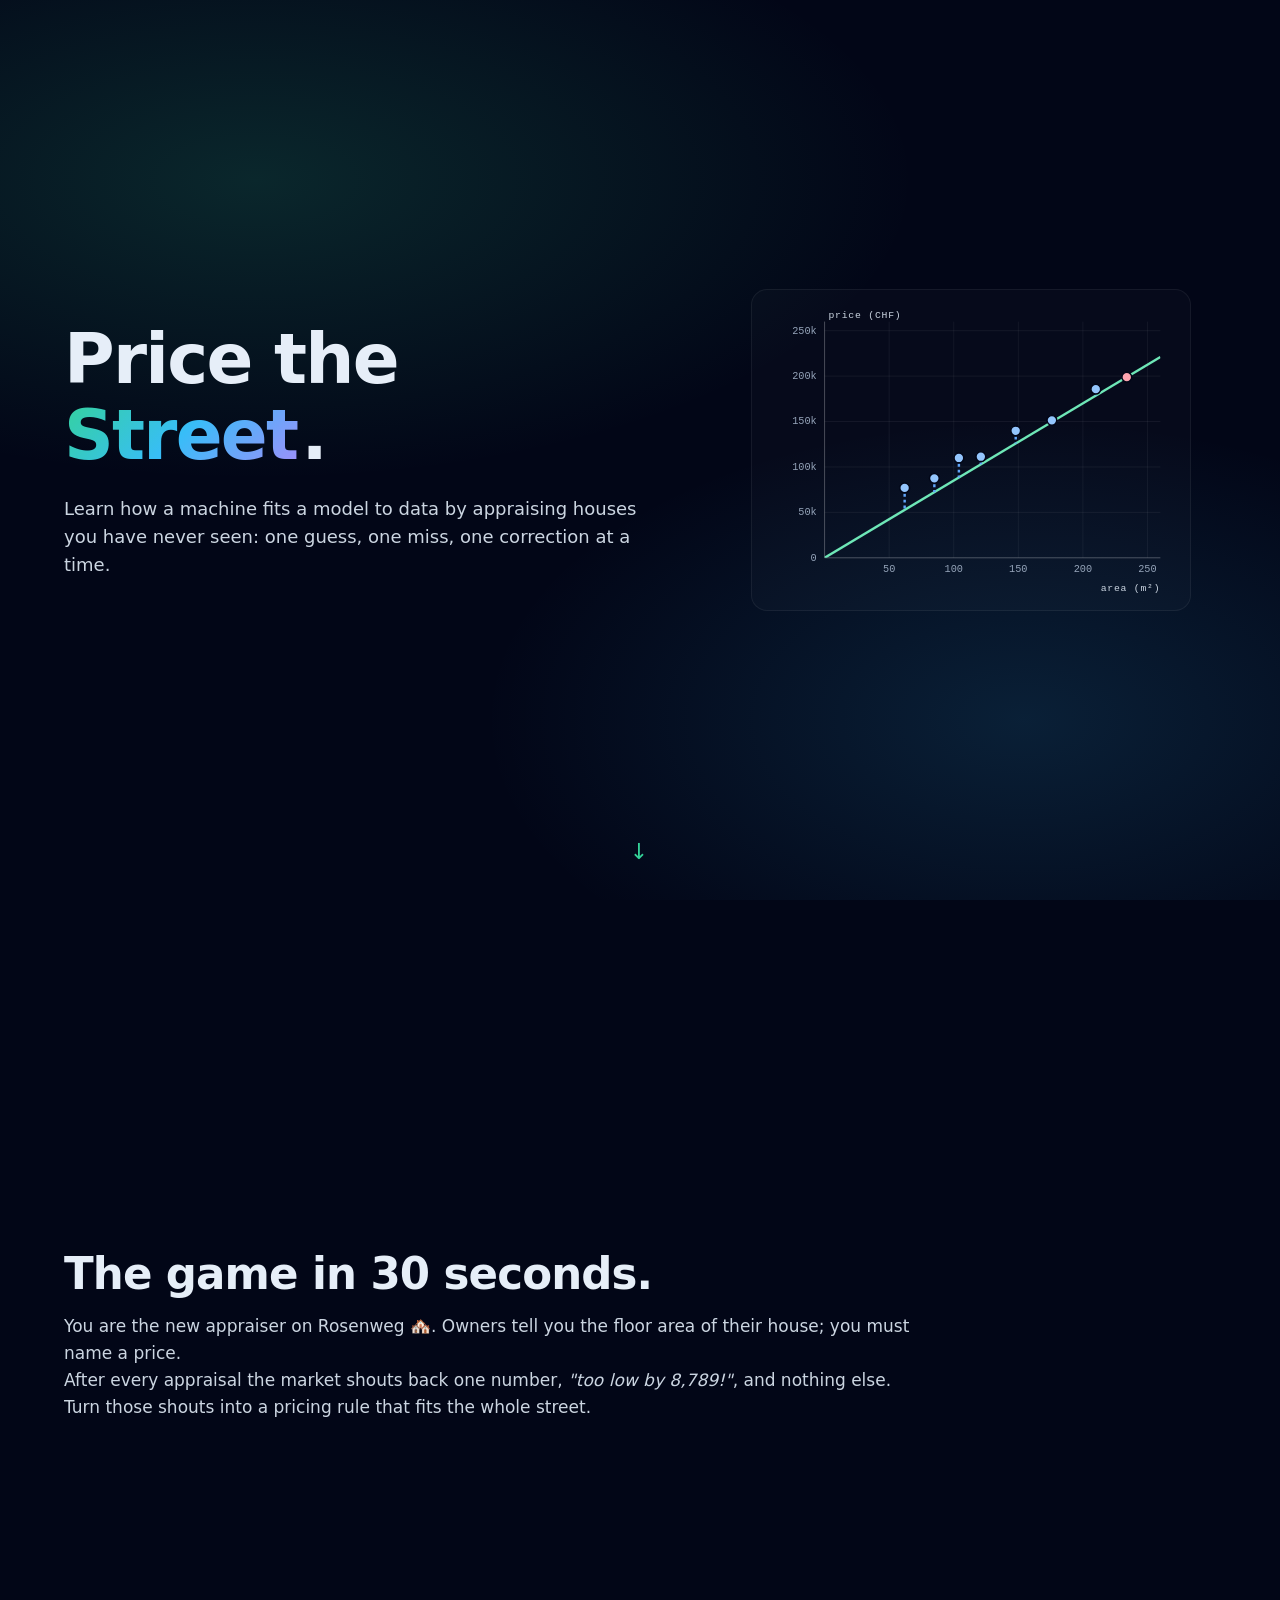
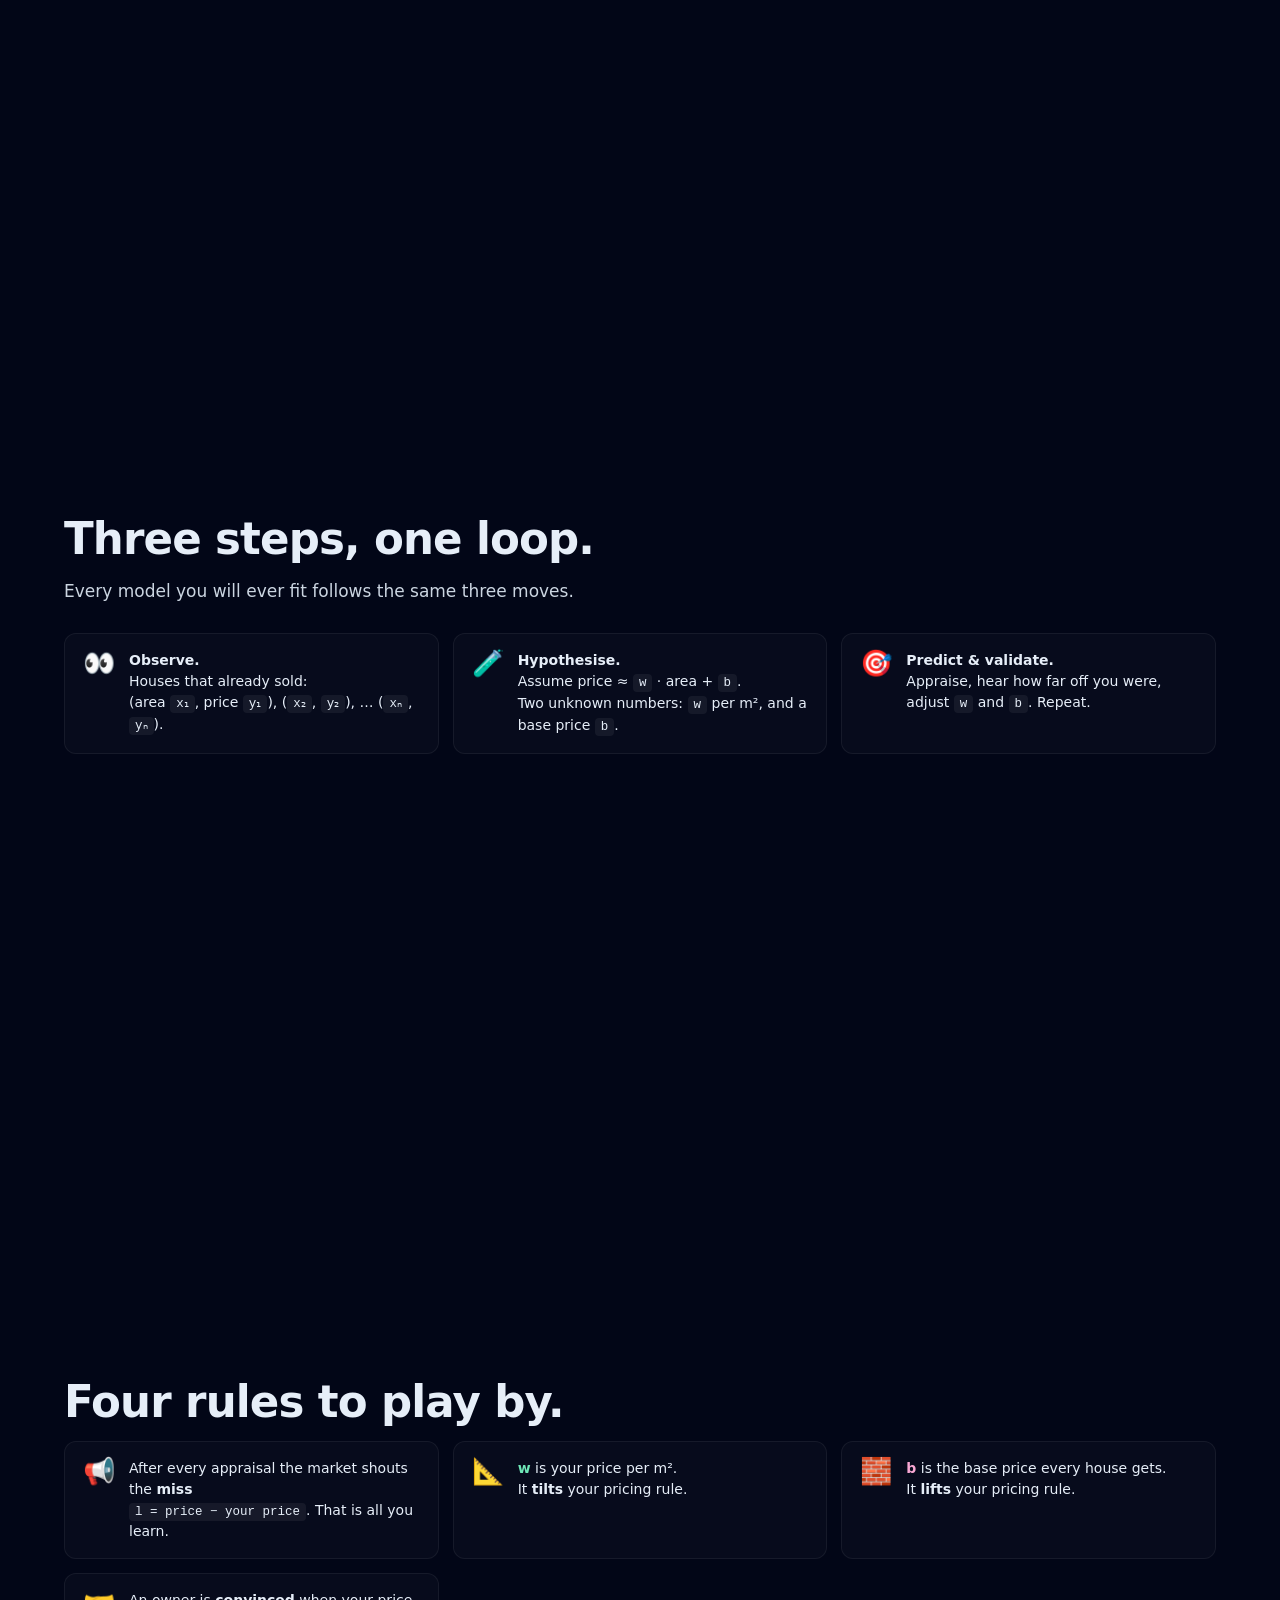
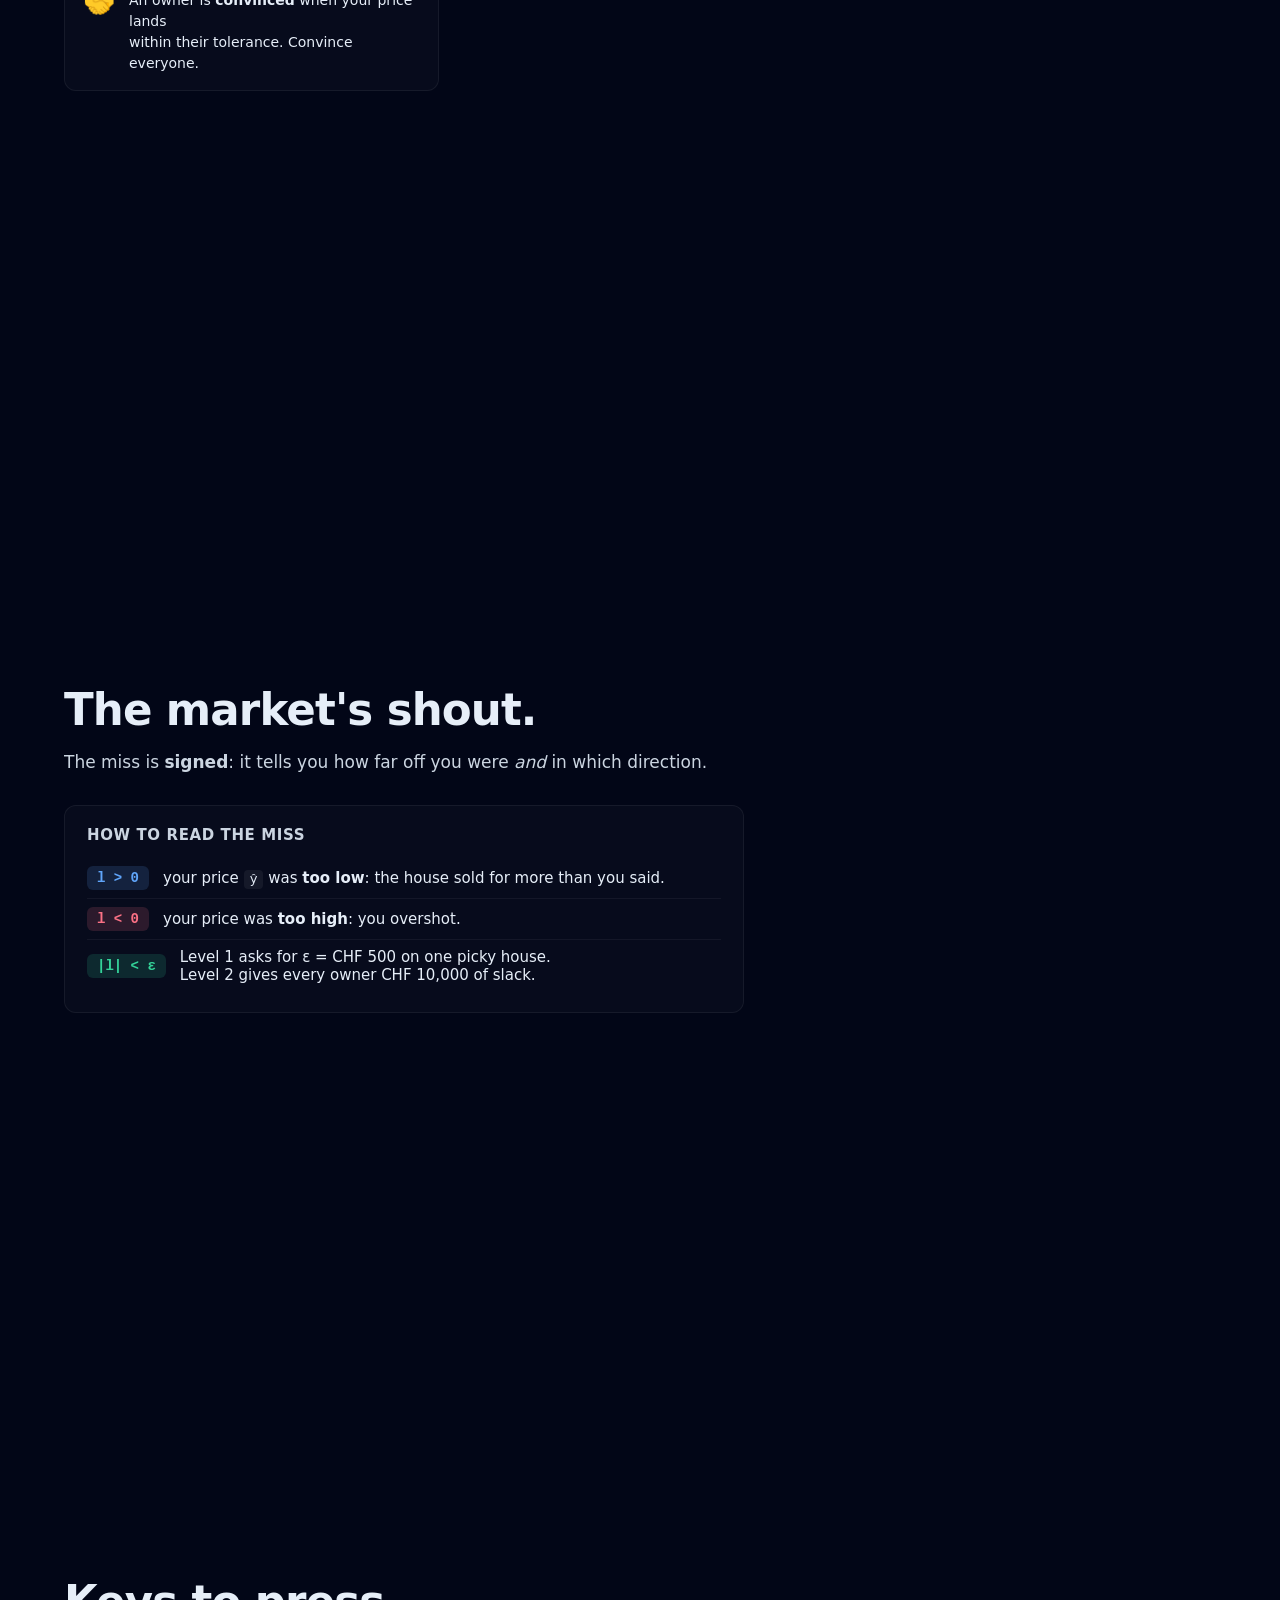
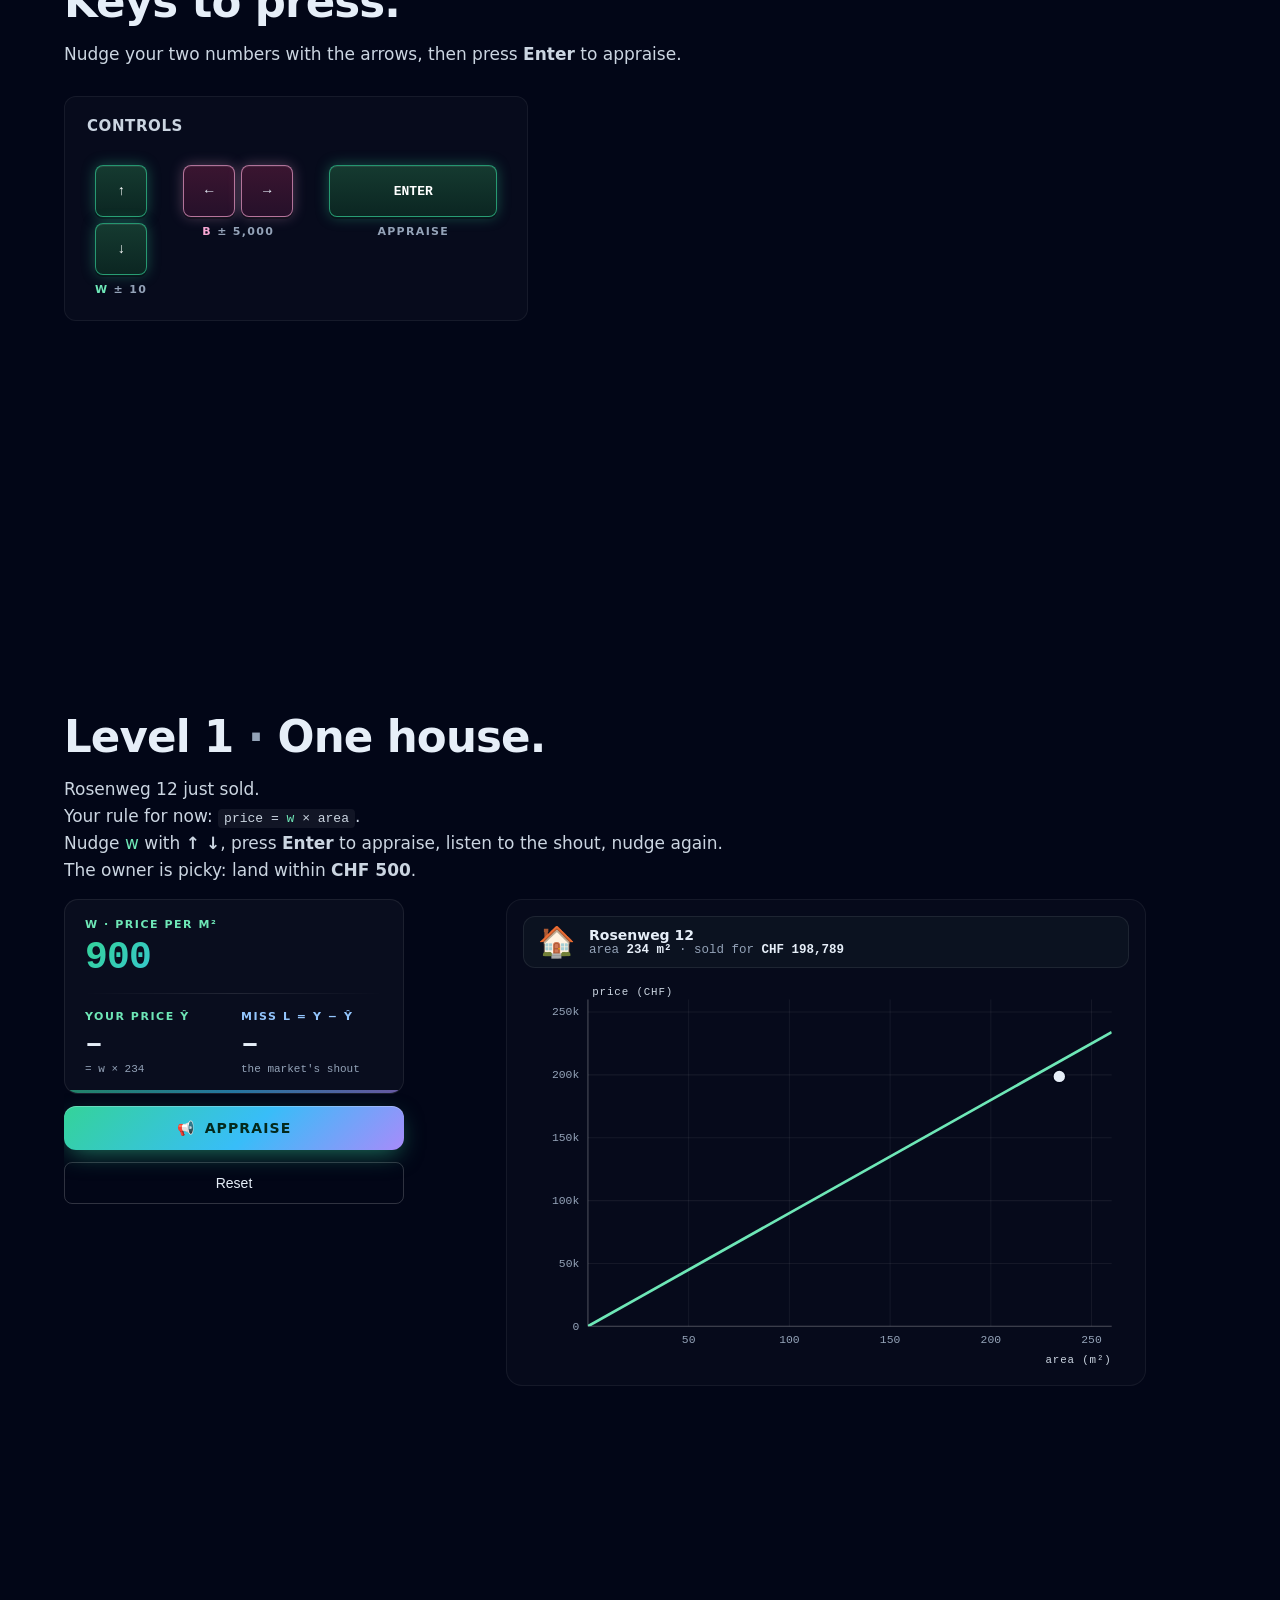
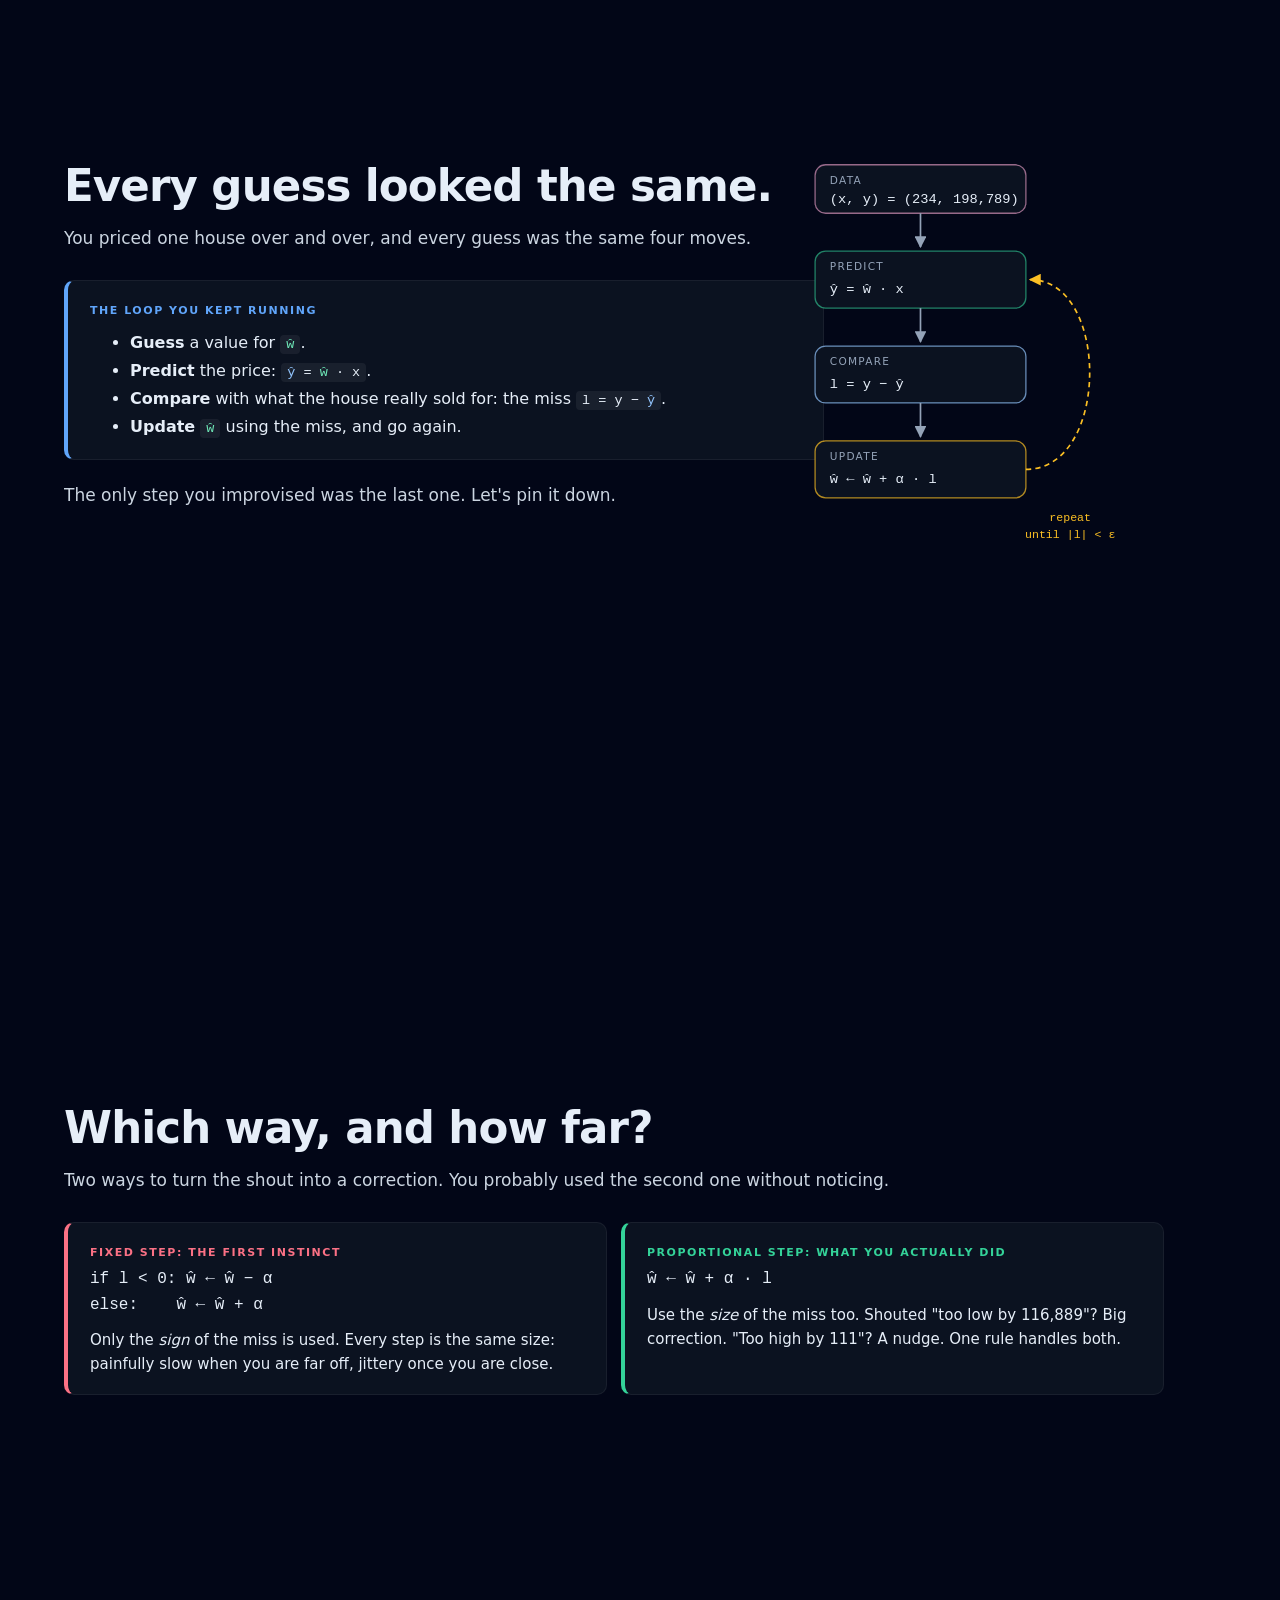
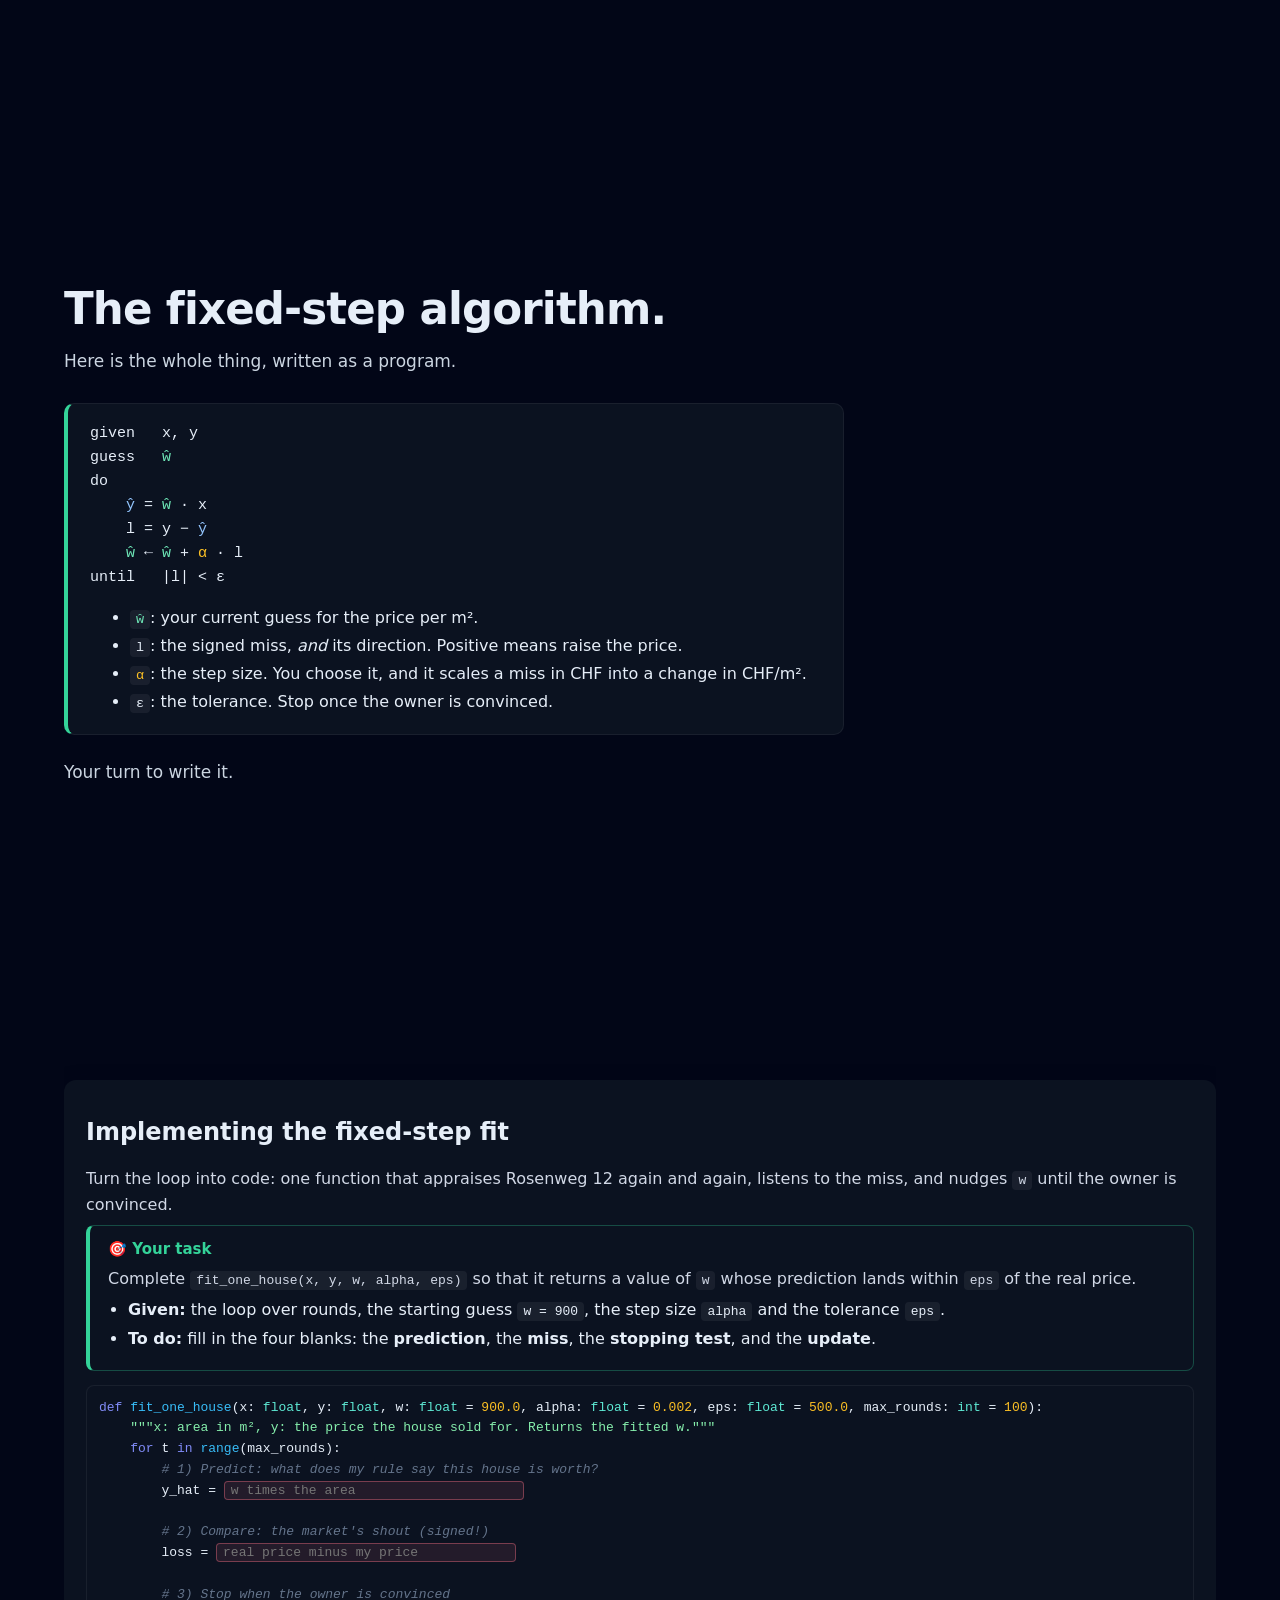
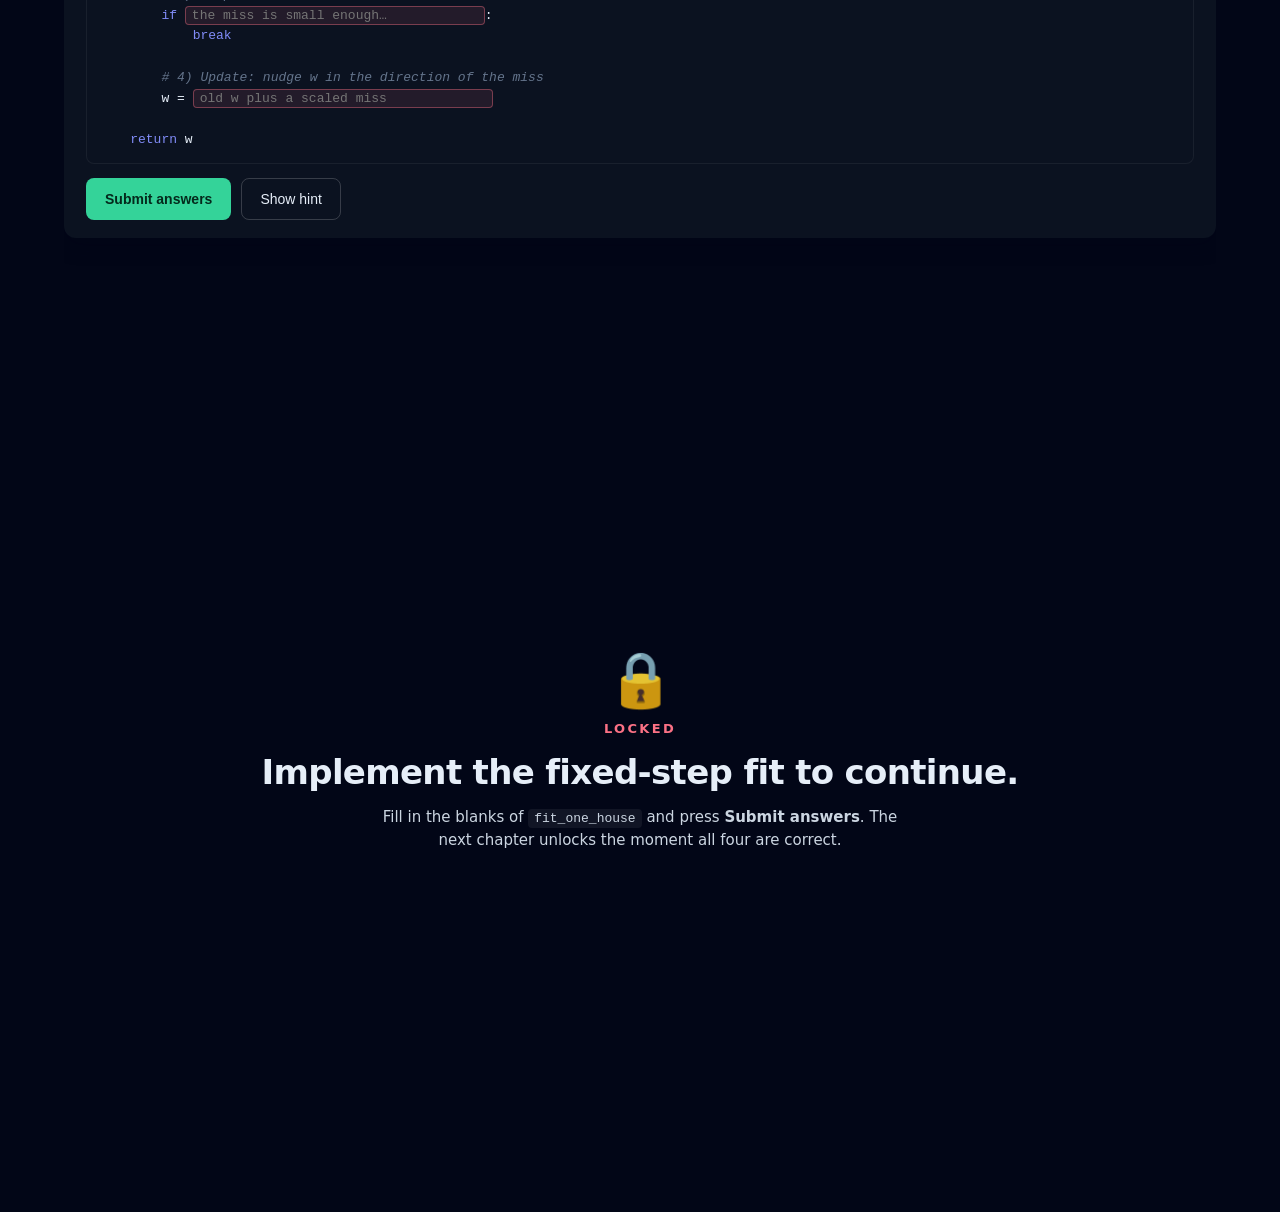
<file: cx-house-rm/house_pricing_game.html>
<!doctype html>
<html lang="en">
<head>
<meta charset="utf-8" />
<meta name="viewport" content="width=device-width,initial-scale=1" />
<title>Price the Street</title>
<style>
  :root{--bg:#020617;--card:#0b1220;--accent:#34d399;--muted:#94a3b8;--ok:#34d399;--bad:#fb7185;--info:#60a5fa;--low:#60a5fa;--high:#fb7185;--gold:#fbbf24}
  *{box-sizing:border-box}
  html,body{margin:0;min-height:100%;font-family:Inter,ui-sans-serif,system-ui,Segoe UI,Roboto,'Helvetica Neue',Arial;background:#020617;color:#e6eef8}
  html{scroll-behavior:smooth;scroll-snap-type:y mandatory}
  @media (prefers-reduced-motion: reduce){html{scroll-behavior:auto}}
  .segment.slide-scroll{height:100vh;overflow-y:auto;display:block;overflow:hidden auto;scroll-snap-align:start}
  main{max-width:none;width:100%;margin:0;padding:20px 64px 12px 64px}
  .page{display:block}
  .page h2{scroll-margin-top:24px}

  /* Scroll segments */
  .segment{height:100vh;display:flex;flex-direction:column;justify-content:center;padding:80px 0;overflow:hidden;scroll-snap-align:start}
  .segment.game-seg{padding:36px 0}
  .segment-inner{width:100%}
  .segment-heading{font-size:clamp(28px,3.4vw,44px);font-weight:800;letter-spacing:-0.02em;margin:0 0 14px 0;line-height:1.1}
  .segment-heading .dim{color:var(--muted);font-weight:600}
  .segment-lead{color:#cbd5e1;font-size:17px;line-height:1.6;margin:0 0 28px 0;max-width:80ch}
  .concept-card{background:#0b1220;border:1px solid rgba(255,255,255,0.06);border-left:4px solid var(--info);border-radius:10px;padding:18px 22px;margin-top:0}
  .concept-card + .concept-card{margin-top:14px}
  .concept-card .concept-tag{display:inline-block;font-size:11px;letter-spacing:0.14em;text-transform:uppercase;font-weight:600;color:var(--info);margin-bottom:8px}
  .concept-card p{margin:0;color:#e6eef8;line-height:1.6;font-size:15px}
  .concept-card ul{margin:8px 0 0 0;line-height:1.7}
  .concept-card code{font-size:13.5px}
  .concept-card.eq{border-left-color:#34d399}
  .concept-card.eq .concept-tag{color:#34d399}
  .concept-card.red{border-left-color:var(--bad)}.concept-card.red .concept-tag{color:var(--bad)}
  .concept-card.green{border-left-color:var(--ok)}.concept-card.green .concept-tag{color:var(--ok)}
  .why-grid{display:grid;grid-template-columns:repeat(2,1fr);gap:14px;margin-top:14px;max-width:1100px}
  .why-grid .concept-card + .concept-card{margin-top:0}
  @media (max-width:900px){.why-grid{grid-template-columns:1fr}}
  .eqn{font-family:ui-monospace,SFMono-Regular,Menlo,Consolas,monospace;font-size:clamp(15px,1.7vw,20px);line-height:1.8;color:#e6eef8;margin:6px 0 0 0}
  .eqn .lr{color:#fbbf24}
  .eqn .err{color:#93c5fd}
  .eqn .pos{color:#6ee7b7}
  .eqn .base{color:#f9a8d4}
  .eqn .strike{text-decoration:line-through;color:#64748b}
  .c-w{color:#6ee7b7}.c-b{color:#f9a8d4}.c-l{color:#93c5fd}.c-a{color:#fbbf24}
  .formula{display:inline-flex;align-items:center;gap:14px;margin-top:16px;line-height:1;font-size:1.2em;font-family:ui-monospace,SFMono-Regular,Menlo,Consolas,monospace;color:#e6eef8}
  .formula .frac{display:inline-flex;flex-direction:column;align-items:center}
  .formula .frac .num{padding:0 8px 5px;border-bottom:2px solid #e6eef8}
  .formula .frac .den{padding:5px 8px 0}
  .formula .sum{display:inline-flex;flex-direction:column;align-items:center;gap:3px}
  .formula .sum .sigma{font-family:'STIX Two Math','Cambria Math','Times New Roman',serif;font-size:2.4em;line-height:0.85;color:#fbbf24}
  .formula .sum .lim{font-size:0.6em;color:#cbd5e1}
  .formula sub{font-size:0.65em;vertical-align:-0.35em}
  .eq-row{display:inline-flex;align-items:center;gap:40px;flex-wrap:wrap;margin-top:10px}
  .eq-row .formula{margin-top:0}

  /* Concept visualisations pinned right */
  .mdp-segment{position:relative}
  .mdp-segment .segment-inner{padding-right:max(320px, 28vw)}
  .mdp-segment .concept-card{max-width:760px}
  .mdp-segment .mdp-viz{position:absolute;right:64px;top:0;bottom:0;width:max(320px, 28vw);justify-content:center}
  @media (max-width:1100px){
    .mdp-segment{position:static}
    .mdp-segment .segment-inner{padding-right:0}
    .mdp-segment .mdp-viz{position:static;transform:none;margin:24px auto 0 auto}
  }
  .mdp-viz{display:flex;flex-direction:column;align-items:center;gap:12px;flex-shrink:0}
  .mdp-caption{font-size:11px;color:var(--muted);letter-spacing:0.14em;text-transform:uppercase;font-weight:600;margin:0;text-align:center}
  .viz-svg{width:100%;max-width:360px;height:auto;display:block}
  .viz-svg .ld-box{fill:#0b1220;stroke:rgba(255,255,255,0.14);stroke-width:1.2}
  .viz-svg .ld-box.pred{stroke:rgba(52,211,153,0.6)}
  .viz-svg .ld-box.loss{stroke:rgba(147,197,253,0.7)}
  .viz-svg .ld-box.upd{stroke:rgba(251,191,36,0.7)}
  .viz-svg .ld-box.data{stroke:rgba(249,168,212,0.6)}
  .viz-svg text{fill:#e6eef8;font-family:ui-monospace,Menlo,monospace;font-size:13px}
  .viz-svg text.tag{fill:var(--muted);font-family:Inter,system-ui,sans-serif;font-size:10px;letter-spacing:0.12em;text-transform:uppercase}
  .viz-svg text.small{font-size:11px;fill:#cbd5e1}
  .viz-svg .ld-arrow{stroke:#94a3b8;stroke-width:1.6;fill:none}
  .viz-svg .ld-loop{stroke:#fbbf24;stroke-width:1.6;fill:none;stroke-dasharray:5 4}
  .viz-svg .ld-head{fill:#94a3b8}
  .viz-svg .ld-head.gold{fill:#fbbf24}
  .viz-svg .grid{stroke:rgba(255,255,255,0.07);stroke-width:1}
  .viz-svg .axis{stroke:rgba(255,255,255,0.3);stroke-width:1}
  .viz-svg .line-w{stroke:#6ee7b7;stroke-width:2.5;fill:none}
  .viz-svg .line-b{stroke:#f9a8d4;stroke-width:2.5;fill:none}
  .viz-svg .line-base{stroke:#94a3b8;stroke-width:2;fill:none;stroke-dasharray:4 4}
  .viz-svg .pt{fill:#e6eef8}

  /* Scroll-reveal */
  .reveal{opacity:0;transform:translateY(28px);transition:opacity .8s ease, transform .8s cubic-bezier(.2,.7,.2,1)}
  .reveal.in{opacity:1;transform:translateY(0)}
  .reveal.d1{transition-delay:.10s}
  .reveal.d2{transition-delay:.25s}
  .reveal.d3{transition-delay:.40s}
  .reveal.d4{transition-delay:.55s}
  .reveal.d5{transition-delay:.70s}
  @media (prefers-reduced-motion: reduce){.reveal{opacity:1;transform:none;transition:none}}

  h2{margin:0 0 16px 0}
  .card{background:var(--card);padding:18px 22px;border-radius:12px;box-shadow:0 6px 20px rgba(2,6,23,0.4)}
  .card + .card{margin-top:14px}
  h3{margin:14px 0 8px 0;font-size:15.5px}
  p,ul{margin:8px 0}
  p{line-height:1.6;color:#d1d8e6}
  ul{line-height:1.8}

  /* ===== Cover / hero ===== */
  .hero{position:relative;height:100vh;display:flex;align-items:center;justify-content:center;background:radial-gradient(1100px 500px at 20% 20%,rgba(52,211,153,0.16),transparent 60%),radial-gradient(900px 500px at 80% 80%,rgba(56,189,248,0.14),transparent 60%);margin:-20px -64px 0 -64px;padding:48px 64px;overflow:hidden;scroll-snap-align:start}
  .hero .scroll-cue{position:absolute;bottom:36px;left:50%;transform:translateX(-50%);margin:0}
  .hero-inner{display:grid;grid-template-columns:1.1fr 0.9fr;gap:64px;align-items:center;max-width:1280px;width:100%}
  .hero-left{min-width:0}
  .hero-right{display:flex;justify-content:center;align-items:center}
  .hero-title{margin:0 0 22px 0;font-size:clamp(40px,5.4vw,76px);line-height:1.1;font-weight:800;letter-spacing:-0.025em}
  .hero-title .grad{background:linear-gradient(135deg,#34d399 0%,#38bdf8 50%,#a78bfa 100%);-webkit-background-clip:text;background-clip:text;color:transparent;padding-right:0.06em}
  .hero-sub{margin:0;font-size:18px;line-height:1.55;color:#cbd5e1;max-width:60ch}
  @media (max-width:980px){
    .hero-inner{grid-template-columns:1fr;gap:32px;text-align:center}
    .hero-left{display:flex;flex-direction:column;align-items:center}
    .hero-right{order:-1}
  }
  .hero-street{width:100%;max-width:440px;background:rgba(255,255,255,0.02);border:1px solid rgba(255,255,255,0.06);border-radius:16px;padding:14px}

  .rule-grid{display:grid;grid-template-columns:repeat(3,1fr);gap:14px;margin-bottom:30px}
  @media (max-width:1100px){.rule-grid{grid-template-columns:repeat(2,1fr)}}
  @media (max-width:680px){.rule-grid{grid-template-columns:1fr}}
  .rule-card{display:flex;gap:14px;align-items:flex-start;background:rgba(255,255,255,0.025);border:1px solid rgba(255,255,255,0.06);border-radius:12px;padding:16px 18px;transition:transform .15s,border-color .15s}
  .rule-card:hover{transform:translateY(-2px);border-color:rgba(52,211,153,0.35)}
  .rule-icon{font-size:26px;line-height:1;flex-shrink:0}
  .rule-body{font-size:14px;line-height:1.5;color:#e6eef8}
  .rule-body code{font-size:12.5px}

  .panel{background:rgba(255,255,255,0.025);border:1px solid rgba(255,255,255,0.06);border-radius:12px;padding:20px 22px}
  .panel h3{margin:0 0 14px 0;font-size:15px;color:#cbd5e1;letter-spacing:0.04em;text-transform:uppercase}
  .score-row{display:flex;align-items:center;gap:14px;padding:8px 0;font-size:15px;color:#e6eef8}
  .score-row + .score-row{border-top:1px solid rgba(255,255,255,0.05)}
  .score-val{font-family:ui-monospace,Menlo,monospace;font-weight:700;min-width:54px;padding:4px 10px;border-radius:6px;text-align:center;font-size:14px;white-space:nowrap}
  .score-good .score-val{background:rgba(52,211,153,0.15);color:var(--ok)}
  .score-neutral .score-val{background:rgba(148,163,184,0.15);color:#cbd5e1}
  .score-bad .score-val{background:rgba(251,113,133,0.15);color:var(--bad)}
  .score-low .score-val{background:rgba(96,165,250,0.15);color:var(--low)}

  .keyboard{display:grid;grid-template-columns:repeat(3,52px);grid-template-rows:repeat(2,52px);gap:6px;justify-content:center;margin-top:6px}
  .key{background:linear-gradient(180deg,#1e293b,#0f172a);border:1px solid rgba(255,255,255,0.10);border-radius:8px;display:flex;align-items:center;justify-content:center;font-family:ui-monospace,Menlo,monospace;font-weight:700;font-size:18px;color:#e6eef8;box-shadow:0 2px 0 rgba(0,0,0,0.35),inset 0 1px 0 rgba(255,255,255,0.06)}
  .key.on{border-color:rgba(52,211,153,0.65);color:#fff;background:linear-gradient(180deg,#153a30,#0b2622);box-shadow:0 2px 0 rgba(0,0,0,0.35),inset 0 1px 0 rgba(255,255,255,0.08),0 0 14px rgba(52,211,153,0.35)}
  .key.pink{border-color:rgba(249,168,212,0.65);background:linear-gradient(180deg,#3a1530,#26102a);box-shadow:0 2px 0 rgba(0,0,0,0.35),inset 0 1px 0 rgba(255,255,255,0.08),0 0 14px rgba(249,168,212,0.3)}
  .key.off{background:rgba(255,255,255,0.02);border-color:rgba(255,255,255,0.05);color:#475569;box-shadow:none;font-weight:600}
  .key.wide{grid-column:span 3;width:auto}
  .key-cap{font-size:11px;letter-spacing:0.12em;text-transform:uppercase;color:var(--muted);text-align:center;margin-top:8px;font-weight:600}
  .scroll-cue{display:flex;flex-direction:column;align-items:center;gap:8px;margin:46px auto 0 auto;color:var(--muted);font-size:12px;letter-spacing:0.18em;text-transform:uppercase}
  .scroll-cue .chev{font-size:22px;color:#34d399;animation:bob 1.6s ease-in-out infinite}
  @keyframes bob{0%,100%{transform:translateY(0)}50%{transform:translateY(8px)}}

  button.primary{background:var(--accent);border:1px solid transparent;padding:10px 18px;border-radius:8px;color:#04291c;cursor:pointer;font-weight:700;font-size:14px}
  button.primary:hover{filter:brightness(1.05)}
  button.secondary{background:transparent;border:1px solid rgba(255,255,255,0.18);padding:10px 18px;border-radius:8px;color:#e6eef8;cursor:pointer;font-weight:500;font-size:14px}
  button.secondary:hover{background:rgba(255,255,255,0.05)}
  button.secondary.active{border-color:rgba(251,191,36,0.6);color:#fde68a}
  button:disabled{opacity:0.45;cursor:default}
  .btnrow{display:flex;gap:10px;margin-top:14px;flex-wrap:wrap;align-items:center}
  .btnrow button{box-sizing:border-box;height:42px;display:flex;align-items:center;justify-content:center}
  .feedback{margin-top:10px;padding:10px 14px;border-radius:8px;font-size:13.5px;display:none}
  .feedback.ok{display:block;background:rgba(52,211,153,0.12);border:1px solid var(--ok);color:var(--ok)}
  .feedback.bad{display:block;background:rgba(251,113,133,0.12);border:1px solid var(--bad);color:var(--bad)}
  .hint-box{margin-top:10px;padding:10px 14px;border-radius:8px;background:rgba(96,165,250,0.10);border:1px solid rgba(96,165,250,0.4);color:#bfdbfe;font-size:13.5px;display:none}
  .hint-box.show{display:block}
  .hint-box ul{margin:8px 0 0 0}

  /* ===== Embedded house game ===== */
  .game-stage{display:grid;grid-template-columns:340px 1fr;gap:32px;align-items:start;margin-top:14px;position:relative}
  @media (max-width:1100px){.game-stage{grid-template-columns:1fr}.hp-board{order:-1}}
  .game-left{display:flex;flex-direction:column;gap:12px;min-width:0}
  .control-panel{position:relative;background:rgba(255,255,255,0.03);border:1px solid rgba(255,255,255,0.08);border-radius:14px;padding:18px 20px;overflow:hidden;display:flex;flex-direction:column;gap:16px}
  .control-panel::before{content:"";position:absolute;inset:auto 0 0 0;height:3px;background:linear-gradient(90deg,#34d399,#38bdf8,#a78bfa);opacity:0.6}
  .stats-row{display:grid;grid-template-columns:1fr 1fr;gap:14px}
  .stat-block{display:flex;flex-direction:column;min-width:0}
  .stat-label{font-size:11px;letter-spacing:0.14em;text-transform:uppercase;font-weight:600;color:#6ee7b7;margin-bottom:6px;white-space:nowrap}
  .stat-label.pink{color:#f9a8d4}
  .stat-label.blue{color:#93c5fd}
  .stat-value{font-family:ui-monospace,SFMono-Regular,Menlo,Consolas,monospace;font-size:30px;font-weight:800;line-height:1;letter-spacing:-0.02em;background:linear-gradient(135deg,#34d399 0%,#38bdf8 55%,#a78bfa 100%);-webkit-background-clip:text;background-clip:text;color:transparent;white-space:nowrap}
  .stat-value.low{background:none;color:var(--low)}
  .stat-value.high{background:none;color:var(--high)}
  .stat-value.okv{background:none;color:var(--ok)}
  .stat-value.plain{background:none;color:#e6eef8}
  .stat-unit{font-size:11px;color:var(--muted);font-family:ui-monospace,Menlo,monospace;margin-top:4px}
  .panel-divider{height:1px;background:linear-gradient(90deg,transparent,rgba(255,255,255,0.10),transparent)}
  .knob{display:flex;flex-direction:column;gap:8px}
  .knob-label{font-size:11px;letter-spacing:0.14em;text-transform:uppercase;font-weight:600;color:#6ee7b7;display:flex;justify-content:space-between}
  .knob-label.pink{color:#f9a8d4}
  .knob-label span{color:var(--muted);letter-spacing:0;text-transform:none;font-weight:500;font-size:11.5px;font-family:ui-monospace,Menlo,monospace}
  .knob-value{font-family:ui-monospace,SFMono-Regular,Menlo,Consolas,monospace;font-size:38px;font-weight:800;line-height:1;letter-spacing:-0.02em;background:linear-gradient(135deg,#34d399 0%,#38bdf8 55%,#a78bfa 100%);-webkit-background-clip:text;background-clip:text;color:transparent;white-space:nowrap}
  .knob-value.pink{background:linear-gradient(135deg,#f9a8d4 0%,#a78bfa 100%);-webkit-background-clip:text;background-clip:text}
  .game-btn{position:relative;display:flex;align-items:center;justify-content:center;gap:10px;width:100%;padding:14px 18px;border-radius:12px;border:none;cursor:pointer;font-family:inherit;font-size:14px;font-weight:700;letter-spacing:0.08em;text-transform:uppercase;color:#04291c;background:linear-gradient(135deg,#34d399 0%,#38bdf8 55%,#a78bfa 100%);box-shadow:0 8px 24px -6px rgba(52,211,153,0.55),inset 0 1px 0 rgba(255,255,255,0.25);transition:transform .12s ease,box-shadow .2s ease}
  .game-btn:hover{box-shadow:0 12px 30px -8px rgba(56,189,248,0.6);transform:translateY(-1px)}
  .game-btn:active{transform:translateY(0) scale(0.985)}
  .game-log{font-size:12.5px;color:var(--muted);text-align:center;margin-top:2px;min-height:18px}

  .hp-board{display:flex;flex-direction:column;gap:12px;width:100%;max-width:640px;justify-self:center;background:rgba(255,255,255,0.02);border:1px solid rgba(255,255,255,0.06);border-radius:16px;padding:16px}
  .hp-house{display:flex;align-items:center;gap:14px;background:#0b1220;border:1px solid rgba(255,255,255,0.08);border-radius:12px;padding:10px 14px}
  .hp-house .ico{font-size:30px;line-height:1}
  .hp-house .who{font-weight:700;font-size:14px}
  .hp-house .what{font-size:12.5px;color:var(--muted);font-family:ui-monospace,Menlo,monospace}
  .hp-house .what b{color:#e6eef8;font-weight:700}
  .hp-svg{width:100%;height:auto;display:block}
  .hp-svg text{fill:var(--muted);font-family:ui-monospace,Menlo,monospace;font-size:10.5px}
  .hp-svg text.axis-title{fill:#cbd5e1;font-size:10px;letter-spacing:0.08em}
  .hp-svg .grid{stroke:rgba(255,255,255,0.06);stroke-width:1}
  .hp-svg .axis{stroke:rgba(255,255,255,0.28);stroke-width:1}
  .hp-svg .model{stroke:#6ee7b7;stroke-width:2.5;fill:none}
  .hp-svg .model.faint{stroke-opacity:0.35}
  .hp-svg .truth{stroke:#fbbf24;stroke-width:2;fill:none;stroke-dasharray:6 5}
  .hp-svg .band{fill:rgba(52,211,153,0.10)}
  .hp-svg .resid{stroke-width:2.5;stroke-dasharray:3 3}
  .hp-svg .resid.low{stroke:#60a5fa}
  .hp-svg .resid.high{stroke:#fb7185}
  .hp-svg .resid.okr{stroke:#34d399;stroke-dasharray:none}
  .hp-svg .pt{fill:#e6eef8;stroke:#020617;stroke-width:1.5}
  .hp-svg .pt.sold{fill:#34d399}
  .hp-svg .pt.low{fill:#93c5fd}
  .hp-svg .pt.high{fill:#fda4af}
  .hp-svg .pt-ring{fill:none;stroke:#34d399;stroke-width:1.5;opacity:0.8}
  .hp-svg text.rlab{font-size:10.5px;font-weight:700}
  .hp-svg text.rlab.low{fill:#93c5fd}.hp-svg text.rlab.high{fill:#fda4af}.hp-svg text.rlab.okr{fill:#6ee7b7}
  .hp-svg text.hno{fill:#64748b;font-size:9.5px}
  .hp-legend{display:flex;gap:16px;flex-wrap:wrap;justify-content:center;font-size:12px;color:#cbd5e1}
  .hp-legend .li{display:inline-flex;align-items:center;gap:6px}
  .hp-legend .sw{width:16px;height:3px;border-radius:2px;display:inline-block}
  .hp-legend .dot{width:9px;height:9px;border-radius:999px;display:inline-block}

  .game-stage.done .game-left,
  .game-stage.done .hp-board{opacity:0.4;pointer-events:none;filter:grayscale(0.4);transition:opacity .3s,filter .3s}
  .end-card{position:absolute;top:50%;left:50%;transform:translate(-50%,-50%);z-index:5;width:100%;max-width:460px;background:linear-gradient(180deg,#11151f,#0b0f18);border:1px solid rgba(52,211,153,0.45);border-radius:16px;padding:28px 30px;text-align:center;box-shadow:0 24px 60px -12px rgba(0,0,0,0.8);animation:winPop .3s cubic-bezier(.2,.7,.2,1)}
  .end-card[hidden]{display:none}
  @keyframes winPop{from{transform:translate(-50%,-50%) scale(.9);opacity:0}to{transform:translate(-50%,-50%) scale(1);opacity:1}}
  .end-emoji{font-size:52px;line-height:1;margin-bottom:10px}
  .end-title{font-size:22px;font-weight:800;letter-spacing:-0.02em;margin-bottom:8px;background:linear-gradient(135deg,#34d399 0%,#38bdf8 50%,#a78bfa 100%);-webkit-background-clip:text;background-clip:text;color:transparent}
  .end-row{font-size:15px;color:#cbd5e1;margin:6px 0;line-height:1.5}
  .end-row code{font-size:13px}
  .end-actions{display:flex;gap:10px;justify-content:center;margin-top:18px;flex-wrap:wrap}

  /* ===== Mini table for the street segment ===== */
  table.mini{border-collapse:collapse;font-family:ui-monospace,Menlo,monospace;font-size:13px;color:#e6eef8;width:100%}
  table.mini th{font-family:Inter,system-ui,sans-serif;font-size:10.5px;letter-spacing:0.12em;text-transform:uppercase;color:var(--muted);font-weight:600;text-align:right;padding:4px 10px;border-bottom:1px solid rgba(255,255,255,0.1)}
  table.mini td{text-align:right;padding:4px 10px;border-bottom:1px solid rgba(255,255,255,0.05)}
  table.mini th:first-child,table.mini td:first-child{text-align:left}
  table.mini td.low{color:#93c5fd}table.mini td.high{color:#fda4af}
  table.mini tr.total td{border-top:1px solid rgba(255,255,255,0.18);font-weight:800;color:#fbbf24}

  /* ===== Exercise template ===== */
  pre.template{background:#0b1220;border:1px solid rgba(255,255,255,0.06);padding:12px;border-radius:8px;overflow:auto;font-size:13px;line-height:1.6;font-family:ui-monospace,SFMono-Regular,Menlo,Consolas,monospace;color:#e6eef8}
  pre.template .kw{color:#818cf8}
  pre.template .fn{color:#38bdf8}
  pre.template .cls{color:#5eead4}
  pre.template .num{color:#fbbf24}
  pre.template .str{color:#86efac}
  pre.template .com{color:#64748b;font-style:italic}
  pre.template .op{color:#94a3b8}
  pre.template input.inline{font-family:inherit;font-size:inherit;background:rgba(251,113,133,0.10);color:#ffd9df;border:1px solid rgba(251,113,133,0.4);border-radius:4px;padding:1px 6px;outline:none;min-width:160px;transition:background .15s,border-color .15s}
  pre.template input.inline:focus{background:rgba(96,165,250,0.12);border-color:var(--info);color:#e6eef8}
  pre.template input.inline.ok{background:rgba(52,211,153,0.14);border-color:var(--ok);color:#d1fae5}
  pre.template input.inline.bad{background:rgba(251,113,133,0.18);border-color:var(--bad);color:#ffd9df}
  .taskbox{background:#0b1220;border:1px solid rgba(52,211,153,0.30);border-left:4px solid #34d399;border-radius:8px;padding:14px 18px;margin:6px 0 14px 0}
  .taskbox h3{margin:0 0 8px 0;font-size:15px;color:#34d399}
  .taskbox p{margin:6px 0;color:#d1d8e6}
  .taskbox ol,.taskbox ul{margin:6px 0 0 0;padding-left:20px}
  .taskbox li{margin:4px 0;line-height:1.55}
  code{background:rgba(255,255,255,0.06);padding:2px 6px;border-radius:4px;font-size:13px}

  /* ===== Gate ===== */
  .locked{display:none !important}
  .gate{height:100vh;display:flex;flex-direction:column;align-items:center;justify-content:center;text-align:center;padding:60px 24px;gap:10px;overflow:hidden;scroll-snap-align:start}
  .gate-icon{font-size:54px;opacity:0.9;animation:wobble 2.6s ease-in-out infinite}
  @keyframes wobble{0%,100%{transform:rotate(-4deg)}50%{transform:rotate(4deg)}}
  .gate-msg{color:var(--bad);font-weight:700;font-size:13px;letter-spacing:0.18em;text-transform:uppercase}
  .gate-title{font-size:clamp(24px,3vw,34px);font-weight:800;letter-spacing:-0.02em;margin:6px 0 4px 0;color:#e6eef8}
  .gate-sub{color:#cbd5e1;font-size:15px;line-height:1.55;max-width:54ch;margin:0}

  /* ===== Watch it learn ===== */
  .segment.sim-seg{padding:36px 0}
  .segment.top{justify-content:flex-start;padding-top:64px}
  .sim-grid{display:grid;grid-template-columns:340px minmax(0,640px);gap:28px;align-items:start;margin-top:10px}
  @media (max-width:1100px){.sim-grid{grid-template-columns:1fr}}
  .sim-controls{display:flex;flex-direction:column;gap:14px}
  .ctl-group{display:flex;flex-direction:column;gap:8px;font-size:13px;color:#cbd5e1}
  .ctl-group label{font-size:11px;letter-spacing:0.12em;text-transform:uppercase;color:#fbbf24;font-weight:600;display:flex;justify-content:space-between}
  .ctl-group output{font-family:ui-monospace,Menlo,monospace;font-weight:700;color:#e6eef8}
  input[type=range]{accent-color:#fbbf24;cursor:pointer;width:100%}
  .chart-wrap{background:#0b1220;border:1px solid rgba(255,255,255,0.07);border-radius:12px;padding:12px 14px}
  .chart-title{font-size:11px;letter-spacing:0.08em;text-transform:uppercase;color:var(--muted);margin-bottom:6px}
  .line-svg{width:100%;height:auto;display:block}
  .line-svg .axis{stroke:rgba(255,255,255,0.25);stroke-width:1}
  .line-svg .grid{stroke:rgba(255,255,255,0.06);stroke-width:1}
  .line-svg text{fill:var(--muted);font-family:ui-monospace,Menlo,monospace;font-size:10px}
  .line-svg .target{stroke:#fbbf24;stroke-dasharray:6 5;stroke-width:1.5}
  .line-svg .zero{stroke:rgba(255,255,255,0.35);stroke-dasharray:3 4;stroke-width:1}
  .line-svg .trace{stroke:#6ee7b7;stroke-width:2.5;fill:none;stroke-linejoin:round}
  .line-svg .trace.blue{stroke:#93c5fd}
  .line-svg .dot{fill:#6ee7b7}
  .line-svg .dot.blue{fill:#93c5fd}
  .verdict{margin-top:12px;padding:12px 16px;border-radius:10px;font-size:14px;line-height:1.55;display:none;border:1px solid rgba(255,255,255,0.1);background:rgba(255,255,255,0.03);color:#e6eef8}
  .verdict.show{display:block}
  .verdict.good{border-color:rgba(52,211,153,0.5);background:rgba(52,211,153,0.08)}
  .verdict.warn{border-color:rgba(251,191,36,0.5);background:rgba(251,191,36,0.08)}
  .verdict.bad{border-color:rgba(251,113,133,0.5);background:rgba(251,113,133,0.08)}
  .verdict b{color:#fff}
  .run-table{font-family:ui-monospace,Menlo,monospace;font-size:12.5px;color:#cbd5e1;height:150px;overflow-y:auto;margin-top:8px}
  .run-table div{display:grid;grid-template-columns:44px 1fr 1fr 1fr;gap:8px;padding:2px 0;border-bottom:1px dashed rgba(255,255,255,0.08)}
  .run-table div.head{color:var(--muted);font-size:10.5px;letter-spacing:0.1em;text-transform:uppercase;font-family:Inter,system-ui,sans-serif;border-bottom:1px solid rgba(255,255,255,0.15)}
  .run-table div span:not(:first-child){text-align:right}
  .run-table .low{color:#93c5fd}.run-table .high{color:#fda4af}.run-table .okr{color:#6ee7b7}

  /* ===== Quiz ===== */
  .quiz-q .opts{display:flex;flex-direction:column;gap:10px;margin-top:14px}
  .quiz-q .opts label{display:flex;align-items:flex-start;gap:12px;padding:14px 16px;border-radius:10px;background:#0b1220;border:1px solid rgba(255,255,255,0.06);cursor:pointer;font-size:15px;transition:background .15s,border-color .15s}
  .quiz-q .opts label:hover{background:#0e1628}
  .quiz-q .opts input{margin-top:3px}
  .quiz-q.answered .opts label{cursor:default}
  .quiz-q .opts label.is-correct{border-color:var(--ok);background:rgba(52,211,153,0.08)}
  .quiz-q .opts label.is-wrong{border-color:var(--bad);background:rgba(251,113,133,0.08)}
  .quiz-question{font-size:19px;line-height:1.5;margin:0 0 4px 0}
  .quiz-explain{display:none;margin-top:18px;padding:16px 20px;border-radius:10px;background:rgba(96,165,250,0.08);border:1px solid rgba(96,165,250,0.35);border-left:4px solid var(--info)}
  .quiz-explain.show{display:block}
  .quiz-explain .verdict{display:block;margin:0 0 6px 0;padding:0;border:none;background:none;font-weight:700;font-size:14px;letter-spacing:0.04em;text-transform:uppercase;color:var(--ok)}
  .quiz-explain.hint{background:rgba(165,180,252,0.07);border-color:rgba(165,180,252,0.3);border-left-color:#a5b4fc}
  .quiz-explain.hint .verdict{color:#a5b4fc}
  .quiz-explain p{margin:0;color:#e6eef8;line-height:1.6;font-size:14.5px}

  /* ===== Conclusion ===== */
  .learned-grid{display:grid;grid-template-columns:repeat(4,1fr);gap:14px;margin-top:28px;width:100%}
  @media (max-width:1100px){.learned-grid{grid-template-columns:repeat(2,1fr)}}
  @media (max-width:680px){.learned-grid{grid-template-columns:1fr}}
  .learned-card{background:rgba(255,255,255,0.03);border:1px solid rgba(255,255,255,0.08);border-radius:12px;padding:18px;text-align:left}
  .learned-card .ln{font-family:ui-monospace,Menlo,monospace;font-size:12px;font-weight:700;letter-spacing:0.14em;margin-bottom:14px;text-align:center}
  .learned-card .lb{color:#e6eef8;font-size:14px;line-height:1.55}
  .learned-card .lb code{font-size:12.5px}
</style>
</head>
<body>

<main>
  <!-- PAGE 1: COVER -->
  <section class="page" id="page-1">
    <div class="hero">
      <div class="hero-inner">
        <div class="hero-left">
          <h1 class="hero-title reveal d1">Price the <span class="grad">Street</span>.</h1>
          <p class="hero-sub reveal d2">Learn how a machine fits a model to data by appraising houses you have never seen: one guess, one miss, one correction at a time.</p>
        </div>
        <div class="hero-right">
          <div class="hero-street reveal d3"><div id="heroChart"></div></div>
        </div>
      </div>
      <div class="scroll-cue reveal d4" aria-hidden="true"><div class="chev">↓</div></div>
    </div>

    <div class="segment">
      <div class="segment-inner">
        <h2 class="segment-heading reveal d1">The game in 30 seconds.</h2>
        <p class="segment-lead reveal d2">You are the new appraiser on Rosenweg 🏘️. Owners tell you the floor area of their house; you must name a price. <br> After every appraisal the market shouts back one number, <em>"too low by 8,789!"</em>, and nothing else. <br> Turn those shouts into a pricing rule that fits the whole street.</p>
      </div>
    </div>

    <div class="segment">
      <div class="segment-inner">
        <h2 class="segment-heading reveal d1">Three steps, one loop.</h2>
        <p class="segment-lead reveal d2">Every model you will ever fit follows the same three moves.</p>
        <div class="rule-grid" style="margin-top:14px">
          <div class="rule-card reveal"><div class="rule-icon">👀</div><div class="rule-body"><strong>Observe.</strong><br> Houses that already sold: <br> (area <code>x₁</code>, price <code>y₁</code>), (<code>x₂</code>, <code>y₂</code>), … (<code>xₙ</code>, <code>yₙ</code>).</div></div>
          <div class="rule-card reveal d1"><div class="rule-icon">🧪</div><div class="rule-body"><strong>Hypothesise.</strong><br> Assume price ≈ <code>w</code> · area + <code>b</code>. <br> Two unknown numbers: <code>w</code> per m², and a base price <code>b</code>.</div></div>
          <div class="rule-card reveal d2"><div class="rule-icon">🎯</div><div class="rule-body"><strong>Predict &amp; validate.</strong><br> Appraise, hear how far off you were, adjust <code>w</code> and <code>b</code>. Repeat.</div></div>
        </div>
      </div>
    </div>

    <div class="segment">
      <div class="segment-inner">
        <h2 class="segment-heading reveal d1">Four rules to play by.</h2>
        <div class="rule-grid" style="margin-top:14px">
          <div class="rule-card reveal"><div class="rule-icon">📢</div><div class="rule-body">After every appraisal the market shouts the <strong>miss</strong> <br> <code>l = price − your price</code>. That is all you learn.</div></div>
          <div class="rule-card reveal d1"><div class="rule-icon">📐</div><div class="rule-body"><strong><span class="c-w">w</span></strong> is your price per m². <br> It <strong>tilts</strong> your pricing rule.</div></div>
          <div class="rule-card reveal d2"><div class="rule-icon">🧱</div><div class="rule-body"><strong><span class="c-b">b</span></strong> is the base price every house gets. <br> It <strong>lifts</strong> your pricing rule.</div></div>
          <div class="rule-card reveal"><div class="rule-icon">🤝</div><div class="rule-body">An owner is <strong>convinced</strong> when your price lands <br> within their tolerance. Convince everyone.</div></div>
        </div>
      </div>
    </div>

    <div class="segment">
      <div class="segment-inner">
        <h2 class="segment-heading reveal d1">The market's shout.</h2>
        <p class="segment-lead reveal d2">The miss is <strong>signed</strong>: it tells you how far off you were <em>and</em> in which direction.</p>
        <div class="panel reveal d3" style="width:fit-content;min-width:680px;max-width:900px;margin-top:6px">
          <h3>How to read the miss</h3>
          <div class="score-row score-low"><span class="score-val">l &gt; 0</span><span>your price <code>ŷ</code> was <strong>too low</strong>: the house sold for more than you said.</span></div>
          <div class="score-row score-bad"><span class="score-val">l &lt; 0</span><span>your price was <strong>too high</strong>: you overshot.</span></div>
          <div class="score-row score-good"><span class="score-val">|l| &lt; ε</span><span>Level 1 asks for ε = CHF 500 on one picky house.<br> Level 2 gives every owner CHF 10,000 of slack.</span></div>
        </div>
      </div>
    </div>

    <div class="segment">
      <div class="segment-inner">
        <h2 class="segment-heading reveal d1">Keys to press.</h2>
        <p class="segment-lead reveal d2">Nudge your two numbers with the arrows, then press <strong>Enter</strong> to appraise.</p>
        <div class="panel reveal d3" style="width:fit-content;margin-top:6px">
          <h3>Controls</h3>
          <div style="display:flex;align-items:flex-start;justify-content:center;gap:36px;flex-wrap:wrap;padding:10px 8px 4px">
            <div>
              <div class="keyboard" style="grid-template-columns:52px;grid-template-rows:repeat(2,52px)">
                <div class="key on" style="font-size:14px">↑</div>
                <div class="key on" style="font-size:14px">↓</div>
              </div>
              <div class="key-cap"><span class="c-w">w</span> ± 10</div>
            </div>
            <div>
              <div class="keyboard" style="grid-template-columns:repeat(2,52px);grid-template-rows:52px">
                <div class="key pink" style="font-size:14px">←</div>
                <div class="key pink" style="font-size:14px">→</div>
              </div>
              <div class="key-cap"><span class="c-b">b</span> ± 5,000</div>
            </div>
            <div>
              <div class="keyboard" style="grid-template-columns:repeat(3,52px);grid-template-rows:52px">
                <div class="key on wide" style="font-size:13px">ENTER</div>
              </div>
              <div class="key-cap">appraise</div>
            </div>
          </div>
        </div>
      </div>
    </div>
  </section>

  <!-- PAGE 2: LEVEL 1, ONE HOUSE -->
  <section class="page" id="page-2">
    <div class="segment game-seg">
      <div class="segment-inner">
        <h2 class="segment-heading reveal d1">Level 1 <span class="dim">·</span> One house.</h2>
        <p class="segment-lead reveal d2" style="margin-bottom:10px">Rosenweg 12 just sold.<br> Your rule for now: <code>price = <span class="c-w">w</span> × area</code>.<br> Nudge <span class="c-w">w</span> with <strong>↑ ↓</strong>, press <strong>Enter</strong> to appraise, listen to the shout, nudge again. <br> The owner is picky: land within <strong>CHF 500</strong>.</p>

        <div class="game-stage reveal d3">
          <div class="game-left">
            <div class="control-panel">
              <div class="knob">
                <div class="knob-label">w · price per m²</div>
                <div class="knob-value" id="h1_w">900</div>
              </div>
              <div class="panel-divider"></div>
              <div class="stats-row">
                <div class="stat-block">
                  <div class="stat-label">Your price ŷ</div>
                  <div class="stat-value plain" id="h1_yhat">–</div>
                  <div class="stat-unit">= w × 234</div>
                </div>
                <div class="stat-block">
                  <div class="stat-label blue">Miss l = y − ŷ</div>
                  <div class="stat-value plain" id="h1_loss">–</div>
                  <div class="stat-unit" id="h1_lossNote">the market's shout</div>
                </div>
              </div>
            </div>
            <button class="game-btn" id="h1_appraise"><span>📢</span><span>Appraise</span></button>
            <div class="btnrow" style="margin-top:0">
              <button class="secondary" id="h1_reset" style="flex:1">Reset</button>
            </div>
            <div class="game-log" id="h1_log"></div>
          </div>

          <div class="hp-board">
            <div class="hp-house"><div class="ico">🏠</div><div><div class="who">Rosenweg 12</div><div class="what">area <b>234 m²</b> · sold for <b>CHF 198,789</b></div></div></div>
            <div id="h1_chart"></div>
          </div>

          <div class="end-card" id="h1_end" role="dialog" aria-modal="true" hidden>
            <div class="end-emoji">🏠</div>
            <div class="end-title">Sold!</div>
            <div class="end-row" id="h1_endSub"></div>
            <div class="end-actions">
              <button class="secondary" id="h1_again">Play again</button>
              <button class="primary" id="h1_continue">Continue</button>
            </div>
          </div>
        </div>
      </div>
    </div>
  </section>

  <!-- PAGE 4: DISCOVERING THE FIT LOOP -->
  <section class="page" id="page-4">
    <div class="segment mdp-segment">
      <div class="segment-inner">
        <h2 class="segment-heading reveal d1">Every guess looked the same.</h2>
        <p class="segment-lead reveal d2">You priced one house over and over, and every guess was the same four moves.</p>
        <div class="concept-card reveal d3">
          <div class="concept-tag">The loop you kept running</div>
          <ul style="margin-top:4px">
            <li><strong>Guess</strong> a value for <code><span class="c-w">ŵ</span></code>.</li>
            <li><strong>Predict</strong> the price: <code><span class="c-l">ŷ</span> = <span class="c-w">ŵ</span> · x</code>.</li>
            <li><strong>Compare</strong> with what the house really sold for: the miss <code>l = y − <span class="c-l">ŷ</span></code>.</li>
            <li><strong>Update</strong> <code><span class="c-w">ŵ</span></code> using the miss, and go again.</li>
          </ul>
        </div>
        <p class="segment-lead reveal d4" style="margin-top:22px">The only step you improvised was the last one. Let's pin it down.</p>
      </div>
      <div class="mdp-viz reveal d4">
        <svg class="viz-svg" viewBox="0 0 340 380" aria-label="the fit loop: guess, predict, loss, update, repeat">
          <defs>
            <marker id="ah" viewBox="0 0 10 10" refX="9" refY="5" markerWidth="7" markerHeight="7" orient="auto-start-reverse"><path d="M0 0 L10 5 L0 10 z" class="ld-head"/></marker>
            <marker id="ahg" viewBox="0 0 10 10" refX="9" refY="5" markerWidth="7" markerHeight="7" orient="auto-start-reverse"><path d="M0 0 L10 5 L0 10 z" class="ld-head gold"/></marker>
          </defs>
          <rect class="ld-box data" x="20" y="14" width="200" height="46" rx="10"/>
          <text class="tag" x="34" y="32">data</text>
          <text x="34" y="50">(x, y) = (234, 198,789)</text>
          <rect class="ld-box pred" x="20" y="96" width="200" height="54" rx="10"/>
          <text class="tag" x="34" y="114">predict</text>
          <text x="34" y="136">ŷ = ŵ · x</text>
          <rect class="ld-box loss" x="20" y="186" width="200" height="54" rx="10"/>
          <text class="tag" x="34" y="204">compare</text>
          <text x="34" y="226">l = y − ŷ</text>
          <rect class="ld-box upd" x="20" y="276" width="200" height="54" rx="10"/>
          <text class="tag" x="34" y="294">update</text>
          <text x="34" y="316">ŵ ← ŵ + α · l</text>
          <path class="ld-arrow" d="M120 60 L120 92" marker-end="url(#ah)"/>
          <path class="ld-arrow" d="M120 150 L120 182" marker-end="url(#ah)"/>
          <path class="ld-arrow" d="M120 240 L120 272" marker-end="url(#ah)"/>
          <path class="ld-loop" d="M220 303 C 300 303, 300 123, 224 123" marker-end="url(#ahg)"/>
          <text class="small" x="262" y="352" text-anchor="middle" style="fill:#fbbf24">repeat</text>
          <text class="small" x="262" y="368" text-anchor="middle" style="fill:#fbbf24">until |l| &lt; ε</text>        </svg>      </div>
    </div>

    <div class="segment">
      <div class="segment-inner">
        <h2 class="segment-heading reveal d1">Which way, and how far?</h2>
        <p class="segment-lead reveal d2">Two ways to turn the shout into a correction. You probably used the second one without noticing.</p>
        <div class="why-grid">
          <div class="concept-card red reveal d2"><span class="concept-tag">Fixed step: the first instinct</span>
            <p class="eqn" style="font-size:16px">if l &lt; 0: ŵ ← ŵ − α<br>else:&nbsp;&nbsp;&nbsp;&nbsp;ŵ ← ŵ + α</p>
            <p style="margin-top:10px">Only the <em>sign</em> of the miss is used. Every step is the same size: painfully slow when you are far off, jittery once you are close.</p></div>
          <div class="concept-card green reveal d3"><span class="concept-tag">Proportional step: what you actually did</span>
            <p class="eqn" style="font-size:16px">ŵ ← ŵ + α · l</p>
            <p style="margin-top:10px">Use the <em>size</em> of the miss too. Shouted "too low by 116,889"? Big correction. "Too high by 111"? A nudge. One rule handles both.</p></div>
        </div>
      </div>
    </div>

    <div class="segment">
      <div class="segment-inner">
        <h2 class="segment-heading reveal d1">The fixed-step algorithm.</h2>
        <p class="segment-lead reveal d2">Here is the whole thing, written as a program.</p>
        <div class="concept-card eq reveal d3" style="max-width:780px">
          <p class="eqn">given&nbsp;&nbsp; x, y<br>guess&nbsp;&nbsp; <span class="pos">ŵ</span><br>do<br>&nbsp;&nbsp;&nbsp;&nbsp;<span class="err">ŷ</span> = <span class="pos">ŵ</span> · x<br>&nbsp;&nbsp;&nbsp;&nbsp;l = y − <span class="err">ŷ</span><br>&nbsp;&nbsp;&nbsp;&nbsp;<span class="pos">ŵ</span> ← <span class="pos">ŵ</span> + <span class="lr">α</span> · l<br>until&nbsp;&nbsp; |l| &lt; ε</p>
          <ul style="margin-top:14px">
            <li><code><span class="c-w">ŵ</span></code>: your current guess for the price per m².</li>
            <li><code>l</code>: the signed miss, <em>and</em> its direction. Positive means raise the price.</li>
            <li><code><span class="c-a">α</span></code>: the step size. You choose it, and it scales a miss in CHF into a change in CHF/m².</li>
            <li><code>ε</code>: the tolerance. Stop once the owner is convinced.</li>
          </ul>
        </div>
        <p class="segment-lead reveal d4" style="margin-top:24px">Your turn to write it.</p>
      </div>
    </div>
  </section>

  <!-- PAGE 5: EXERCISE 1 -->
  <section class="page segment slide-scroll" id="page-5">
    <div class="card reveal">
      <h1>Implementing the fixed-step fit</h1>
      <p>Turn the loop into code: one function that appraises Rosenweg 12 again and again, listens to the miss, and nudges <code>w</code> until the owner is convinced.</p>

      <div class="taskbox reveal d1">
        <h3>🎯 Your task</h3>
        <p>Complete <code>fit_one_house(x, y, w, alpha, eps)</code> so that it returns a value of <code>w</code> whose prediction lands within <code>eps</code> of the real price.</p>
        <ul>
          <li><strong>Given:</strong> the loop over rounds, the starting guess <code>w = 900</code>, the step size <code>alpha</code> and the tolerance <code>eps</code>.</li>
          <li><strong>To do:</strong> fill in the four blanks: the <strong>prediction</strong>, the <strong>miss</strong>, the <strong>stopping test</strong>, and the <strong>update</strong>.</li>
        </ul>
      </div>

      <pre class="template"><span class="kw">def</span> <span class="fn">fit_one_house</span>(x: <span class="cls">float</span>, y: <span class="cls">float</span>, w: <span class="cls">float</span> = <span class="num">900.0</span>, alpha: <span class="cls">float</span> = <span class="num">0.002</span>, eps: <span class="cls">float</span> = <span class="num">500.0</span>, max_rounds: <span class="cls">int</span> = <span class="num">100</span>):
    <span class="str">"""x: area in m², y: the price the house sold for. Returns the fitted w."""</span>
    <span class="kw">for</span> t <span class="kw">in</span> <span class="fn">range</span>(max_rounds):
        <span class="com"># 1) Predict: what does my rule say this house is worth?</span>
        y_hat = <input class="inline" data-e1="pred" placeholder="w times the area" style="min-width:300px" />

        <span class="com"># 2) Compare: the market's shout (signed!)</span>
        loss = <input class="inline" data-e1="loss" placeholder="real price minus my price" style="min-width:300px" />

        <span class="com"># 3) Stop when the owner is convinced</span>
        <span class="kw">if</span> <input class="inline" data-e1="stop" placeholder="the miss is small enough…" style="min-width:300px" />:
            <span class="kw">break</span>

        <span class="com"># 4) Update: nudge w in the direction of the miss</span>
        w = <input class="inline" data-e1="update" placeholder="old w plus a scaled miss" style="min-width:300px" />

    <span class="kw">return</span> w</pre>

      <div class="btnrow">
        <button class="primary" id="e1check">Submit answers</button>
        <button class="secondary" id="e1hint">Show hint</button>
      </div>
      <div class="feedback" id="e1fb"></div>
      <div class="hint-box" id="e1hintbox">
        💡 Stuck? A nudge for each blank, no answers. Give it a go:
        <ul>
          <li><strong>y_hat:</strong> your rule for one house is <em>price per m² times area</em>. Both are variables you already have.</li>
          <li><strong>loss:</strong> the shout is <em>what it really sold for</em> minus <em>what you said</em>. Order matters: positive must mean "too low".</li>
          <li><strong>stop:</strong> "small enough" means the <em>size</em> of the miss, ignoring its sign, is below <code>eps</code>. Python's <code>abs()</code> gives you the size.</li>
          <li><strong>w:</strong> keep the old <code>w</code> and add the miss scaled down by <code>alpha</code>, the proportional step from the previous page.</li>
        </ul>
      </div>
    </div>
  </section>

  <div class="gate" id="gate-e1">
    <div class="gate-icon">🔒</div>
    <div class="gate-msg">Locked</div>
    <h3 class="gate-title">Implement the fixed-step fit to continue.</h3>
    <p class="gate-sub">Fill in the blanks of <code>fit_one_house</code> and press <strong>Submit answers</strong>. The next chapter unlocks the moment all four are correct.</p>
  </div>

  <!-- PAGE 3: LEVEL 2, THE STREET -->
  <section class="page locked" id="page-3">
    <div class="segment game-seg">
      <div class="segment-inner">
        <h2 class="segment-heading reveal d1">Level 2 <span class="dim">·</span> The whole street.</h2>
        <p class="segment-lead reveal d2" style="margin-bottom:10px">Eight houses sold on Rosenweg.<br> One rule must price them all: <code>price = <span class="c-w">w</span> × area + <span class="c-b">b</span></code>.<br> The market now shouts the <strong>average</strong> miss.<br> An owner is convinced within <strong>CHF 10,000</strong>.<br> Convince all eight.</p>

        <div class="game-stage reveal d3">
          <div class="game-left">
            <div class="control-panel">
              <div class="stats-row">
                <div class="knob">
                  <div class="knob-label">w · per m²</div>
                  <div class="knob-value" id="h2_w">850</div>
                </div>
                <div class="knob">
                  <div class="knob-label pink">b · base price</div>
                  <div class="knob-value pink" id="h2_b">0</div>
                </div>
              </div>
              <div class="panel-divider"></div>
              <div class="stats-row">
                <div class="stat-block">
                  <div class="stat-label blue">Average miss l</div>
                  <div class="stat-value plain" id="h2_loss">–</div>
                  <div class="stat-unit" id="h2_lossNote">mean of y − ŷ over 8 houses</div>
                </div>
                <div class="stat-block">
                  <div class="stat-label">Owners convinced</div>
                  <div class="stat-value" id="h2_conv">–</div>
                  <div class="stat-unit">within ± 10,000</div>
                </div>
              </div>
            </div>
            <button class="game-btn" id="h2_appraise"><span>📢</span><span>Appraise the street</span></button>
            <div class="btnrow" style="margin-top:0">
              <button class="secondary" id="h2_reset" style="flex:1">Reset</button>
            </div>
            <div class="game-log" id="h2_log"></div>
          </div>

          <div class="hp-board">
            <div id="h2_chart"></div>
            <div class="hp-legend">
              <span class="li"><span class="sw" style="background:#6ee7b7"></span> your rule</span>
              <span class="li"><span class="sw" style="background:rgba(52,211,153,0.35);height:8px"></span> ± 10,000 band</span>
              <span class="li"><span class="dot" style="background:#93c5fd"></span> under-priced</span>
              <span class="li"><span class="dot" style="background:#fda4af"></span> over-priced</span>
              <span class="li"><span class="dot" style="background:#34d399"></span> convinced</span>
            </div>
          </div>

          <div class="end-card" id="h2_end" role="dialog" aria-modal="true" hidden>
            <div class="end-emoji">🎉</div>
            <div class="end-title">The whole street sold!</div>
            <div class="end-row" id="h2_endSub"></div>
            <div class="end-actions">
              <button class="secondary" id="h2_again">Play again</button>
              <button class="primary" id="h2_continue">Continue</button>
            </div>
          </div>
        </div>
      </div>
    </div>
  </section>

  <!-- PAGE 6: TWO KNOBS + A WHOLE STREET -->
  <section class="page locked" id="page-6">
    <div class="segment mdp-segment">
      <div class="segment-inner">
        <h2 class="segment-heading reveal d1">Two knobs.</h2>
        <p class="segment-lead reveal d2">On the street one number was not enough. A house has a base value before you count a single square metre: <br> <code>price = <span class="c-w">w</span> · area + <span class="c-b">b</span></code>.</p>
        <div class="concept-card reveal d3">
          <div class="concept-tag">Same shout, two updates</div>
          <p>The market still shouts one miss <code>l</code>. Use it to nudge <strong>both</strong> knobs, each with its own step size:</p>
          <p class="eqn" style="font-size:16px;margin-top:10px">&nbsp;&nbsp;<span class="err">ŷ</span> = <span class="pos">ŵ</span> · x + <span class="base">b̂</span>&nbsp;&nbsp;&nbsp;&nbsp; l = y − <span class="err">ŷ</span>&nbsp;&nbsp;&nbsp;&nbsp; <span class="pos">ŵ</span> ← <span class="pos">ŵ</span> + <span class="lr">α<sub>w</sub></span> · l&nbsp;&nbsp;&nbsp;&nbsp; <span class="base">b̂</span> ← <span class="base">b̂</span> + <span class="lr">α<sub>b</sub></span> · l</p>
          <p style="margin-top:10px">Predict, compare, nudge both. Each knob gets its own step size: the same miss should move the base price by thousands of francs, but the price per square metre by tens. Repeat until the shout dies down.</p>
        </div>
      </div>
      <div class="mdp-viz reveal d4">
        <svg class="viz-svg" viewBox="0 0 360 230" aria-label="w tilts the line, b lifts it">
          <defs>
            <marker id="ah2g" viewBox="0 0 10 10" refX="9" refY="5" markerWidth="7" markerHeight="7" orient="auto-start-reverse"><path d="M0 0 L10 5 L0 10 z" style="fill:#6ee7b7"/></marker>
            <marker id="ah2p" viewBox="0 0 10 10" refX="9" refY="5" markerWidth="7" markerHeight="7" orient="auto-start-reverse"><path d="M0 0 L10 5 L0 10 z" style="fill:#f9a8d4"/></marker>
          </defs>
          <!-- left panel: w tilts -->
          <text class="small" x="90" y="22" text-anchor="middle" style="fill:#6ee7b7;font-weight:700">w tilts the rule</text>
          <line class="grid" x1="20" y1="120" x2="160" y2="120"/><line class="grid" x1="20" y1="60" x2="160" y2="60"/><line class="grid" x1="90" y1="40" x2="90" y2="190"/>
          <line class="axis" x1="20" y1="190" x2="160" y2="190"/><line class="axis" x1="20" y1="190" x2="20" y2="40"/>
          <path class="line-base" d="M20 190 L160 118"/>
          <path class="line-w" d="M20 190 L160 62"/>
          <path class="ld-arrow" d="M150 112 C 172 98, 172 80, 152 66" marker-end="url(#ah2g)" style="stroke:#6ee7b7"/>
          <text class="small" x="90" y="212" text-anchor="middle">area</text>
          <!-- right panel: b lifts -->
          <text class="small" x="270" y="22" text-anchor="middle" style="fill:#f9a8d4;font-weight:700">b lifts the rule</text>
          <line class="grid" x1="200" y1="120" x2="340" y2="120"/><line class="grid" x1="200" y1="60" x2="340" y2="60"/><line class="grid" x1="270" y1="40" x2="270" y2="190"/>
          <line class="axis" x1="200" y1="190" x2="340" y2="190"/><line class="axis" x1="200" y1="190" x2="200" y2="40"/>
          <path class="line-base" d="M200 190 L340 118"/>
          <path class="line-b" d="M200 140 L340 68"/>
          <path class="ld-arrow" d="M300 136 L300 96" marker-end="url(#ah2p)" style="stroke:#f9a8d4"/>
          <text class="small" x="270" y="212" text-anchor="middle">area</text>
          <text class="small" x="8" y="115" text-anchor="middle" transform="rotate(-90 8 115)">price</text>
        </svg>
        <p class="mdp-caption">w tilts · b lifts</p>
      </div>
    </div>

    <div class="segment">
      <div class="segment-inner">
        <h2 class="segment-heading reveal d1">A whole street.</h2>
        <p class="segment-lead reveal d2">Eight houses, eight misses. The market boils them down to <strong>two</strong> averages, one for each knob.</p>
        <div class="concept-card eq reveal d3" style="max-width:940px">
          <p class="eqn">For each house j:<br><span class="eq-row"><span><span class="err">ŷ</span>ⱼ = <span class="pos">ŵ</span> · xⱼ + <span class="base">b̂</span></span><span>lⱼ = yⱼ − <span class="err">ŷ</span>ⱼ</span><span class="formula" aria-label="l equals one over n times the sum over j of l j"><span>l</span><span class="f-op">=</span><span class="frac"><span class="num">1</span><span class="den">n</span></span><span class="sum"><span class="lim">n</span><span class="sigma">Σ</span><span class="lim">j = 1</span></span><span>l<sub>j</sub></span></span><span class="formula" aria-label="l w equals the sum over j of x j times l j, divided by the sum over j of x j"><span>l<sub>w</sub></span><span class="f-op">=</span><span class="frac"><span class="num">Σⱼ xⱼ · lⱼ</span><span class="den">Σⱼ xⱼ</span></span></span></span></p>
          <p style="margin-top:12px"><span class="c-b">b̂</span> listens to the plain average, <span class="c-w">ŵ</span> to the area-weighted one: <code><span class="c-b">b̂</span> ← <span class="c-b">b̂</span> + <span class="c-a">α<sub>b</sub></span> · l</code>, <code><span class="c-w">ŵ</span> ← <span class="c-w">ŵ</span> + <span class="c-a">α<sub>w</sub></span> · l<sub>w</sub></code>, until both are quiet: <code>|l| &lt; ε</code> and <code>|l<sub>w</sub>| &lt; ε</code>. <br> Why weight by area? A miss on a 234 m² house says more about the price per square metre than the same miss on a 62 m² house. The base price is added to every house alike, so for <span class="c-b">b</span> every miss counts the same.</p>
        </div>
        <p class="segment-lead reveal d4" style="margin-top:22px">Let's write the batch version.</p>
      </div>
    </div>
  </section>

  <!-- PAGE 7: EXERCISE 2 -->
  <section class="page segment slide-scroll locked" id="page-7">
    <div class="card reveal">
      <h1>Implementing the batch fit</h1>
      <p>Two functions. The first measures the street's two average misses for a given rule; the second nudges both knobs until the street is priced.</p>

      <div class="taskbox reveal d1">
        <h3>🎯 Your task</h3>
        <p>Complete <code>street_loss(houses, w, b)</code> and <code>fit_street(houses, w, b, alpha_w, alpha_b, eps)</code>. <code>houses</code> is a list of <code>(area, price)</code> pairs.</p>
        <ul>
          <li><strong>Given:</strong> the loop over houses, the two averages, the loop over rounds, and the stopping test.</li>
          <li><strong>To do:</strong> fill in the five blanks: the <strong>prediction</strong> with a base price, each house's <strong>miss</strong>, the <strong>area-weighted miss</strong>, and the two <strong>updates</strong>.</li>
        </ul>
      </div>

      <pre class="template"><span class="kw">def</span> <span class="fn">street_loss</span>(houses: <span class="cls">list</span>, w: <span class="cls">float</span>, b: <span class="cls">float</span>):
    <span class="str">"""The market's two shouts for the whole street: the plain average miss, and the area-weighted average miss."""</span>
    n = <span class="fn">len</span>(houses)
    total_area = <span class="fn">sum</span>(x <span class="kw">for</span> (x, y) <span class="kw">in</span> houses)
    losses, weighted = [], []
    <span class="kw">for</span> (x, y) <span class="kw">in</span> houses:
        y_hat = <input class="inline" data-e2="pred" placeholder="w times area, plus the base price" style="min-width:320px" />
        loss = <input class="inline" data-e2="loss" placeholder="this house's miss" style="min-width:220px" />
        losses.<span class="fn">append</span>(loss)
        weighted.<span class="fn">append</span>(<input class="inline" data-e2="weighted" placeholder="this house's miss, weighted by its area" style="min-width:320px" />)
    <span class="kw">return</span> <span class="fn">sum</span>(losses) / n, <span class="fn">sum</span>(weighted) / total_area


<span class="kw">def</span> <span class="fn">fit_street</span>(houses: <span class="cls">list</span>, w: <span class="cls">float</span> = <span class="num">0.0</span>, b: <span class="cls">float</span> = <span class="num">0.0</span>, alpha_w: <span class="cls">float</span> = <span class="num">0.005</span>, alpha_b: <span class="cls">float</span> = <span class="num">0.7</span>, eps: <span class="cls">float</span> = <span class="num">500.0</span>, max_rounds: <span class="cls">int</span> = <span class="num">200</span>):
    <span class="kw">for</span> t <span class="kw">in</span> <span class="fn">range</span>(max_rounds):
        loss, weighted_loss = <span class="fn">street_loss</span>(houses, w, b)
        <span class="kw">if</span> <span class="fn">abs</span>(loss) &lt; eps <span class="kw">and</span> <span class="fn">abs</span>(weighted_loss) &lt; eps:
            <span class="kw">break</span>

        <span class="com"># w listens to the area-weighted miss, b to the plain one</span>
        w = <input class="inline" data-e2="upw" placeholder="old w plus a scaled weighted miss" style="min-width:320px" />
        b = <input class="inline" data-e2="upb" placeholder="old b plus a scaled miss" style="min-width:320px" />

    <span class="kw">return</span> w, b</pre>

      <div class="btnrow">
        <button class="primary" id="e2check">Submit answers</button>
        <button class="secondary" id="e2hint">Show hint</button>
      </div>
      <div class="feedback" id="e2fb"></div>
      <div class="hint-box" id="e2hintbox">
        💡 Stuck? A nudge for each blank, no answers. Give it a go:
        <ul>
          <li><strong>y_hat:</strong> the Level 1 prediction, plus the base price <code>b</code> that every house gets.</li>
          <li><strong>loss:</strong> the same miss as before, real price minus your price, for <em>this</em> house.</li>
          <li><strong>weighted.append(…):</strong> this house's miss times its area. A miss on a big house should count more for the price per square metre.</li>
          <li><strong>w, b:</strong> both updates have the shape of the one-house update: old value plus a step size times a miss. <code>w</code> takes <code>alpha_w</code> and the weighted miss, <code>b</code> takes <code>alpha_b</code> and the plain one.</li>
        </ul>
      </div>
    </div>
  </section>

  <div class="gate locked" id="gate-e2">
    <div class="gate-icon">🔒</div>
    <div class="gate-msg">Locked</div>
    <h3 class="gate-title">Implement the batch fit to continue.</h3>
    <p class="gate-sub">Fill in the blanks of <code>street_loss</code> and <code>fit_street</code> and press <strong>Submit answers</strong>. The simulation, quiz and recap unlock once all five are correct.</p>
  </div>

  <!-- PAGE 8: WATCH IT LEARN -->
  <section class="page locked" id="page-8">
    <div class="segment sim-seg top">
      <div class="segment-inner">
        <h2 class="segment-heading reveal d1">Watch it learn <span class="dim">·</span> one house.</h2>
        <p class="segment-lead reveal d2" style="margin-bottom:8px">Your <code>fit_one_house</code> on Rosenweg 12, starting from <code>w = 900</code>.<br> Pick a step size <code><span class="c-a">α</span></code> and run it. <br> Watch how the misses shrink, or don't.</p>
        <div class="sim-grid reveal d3">
          <div class="sim-controls">
            <div class="control-panel">
              <div class="ctl-group"><label>step size α <output id="d1_aOut">0.0020</output></label><input type="range" id="d1_alpha" min="0.0005" max="0.009" step="0.0005" value="0.002"></div>
              <div class="stats-row">
                <div class="stat-block"><div class="stat-label">w after run</div><div class="stat-value" id="d1_w">–</div></div>
                <div class="stat-block"><div class="stat-label blue">last miss</div><div class="stat-value plain" id="d1_l">–</div></div>
              </div>
            </div>
            <button class="game-btn" id="d1_run"><span>▶</span><span>Run the loop</span></button>
            <div class="verdict" id="d1_verdict"></div>
          </div>
          <div>
            <div class="chart-wrap">
              <div class="chart-title">w round by round · dashed = the w that prices the house exactly</div>
              <div id="d1_chart"></div>
            </div>
            <div class="run-table" id="d1_table"></div>
          </div>
        </div>
      </div>
    </div>

    <div class="segment sim-seg top">
      <div class="segment-inner">
        <h2 class="segment-heading reveal d1">Watch it learn <span class="dim">·</span> the street.</h2>
        <p class="segment-lead reveal d2" style="margin-bottom:8px">Your <code>fit_street</code> on all eight houses, starting from <code>w = 0, b = 0</code>, knowing nothing. <br> It hears two averages: the plain miss steers <span class="c-b">b</span>, the area-weighted miss steers <span class="c-w">w</span>.</p>
        <div class="sim-grid reveal d3">
          <div class="sim-controls">
            <div class="control-panel">
              <div class="stats-row">
                <div class="ctl-group"><label><span>step α<sub>w</sub></span><output id="d2_awOut">0.0050</output></label><input type="range" id="d2_alphaW" min="0.001" max="0.012" step="0.0005" value="0.005"></div>
                <div class="ctl-group"><label><span>step α<sub>b</sub></span><output id="d2_abOut">0.70</output></label><input type="range" id="d2_alphaB" min="0.1" max="1.5" step="0.05" value="0.7"></div>
              </div>
              <div class="stats-row">
                <div class="stat-block"><div class="stat-label">w</div><div class="stat-value" id="d2_w">0</div></div>
                <div class="stat-block"><div class="stat-label pink">b</div><div class="stat-value" id="d2_b" style="background:linear-gradient(135deg,#f9a8d4,#a78bfa);-webkit-background-clip:text;background-clip:text">0</div></div>
                <div class="stat-block"><div class="stat-label blue">average miss l</div><div class="stat-value plain" id="d2_l">–</div></div>
                <div class="stat-block"><div class="stat-label blue">weighted miss l<sub>w</sub></div><div class="stat-value plain" id="d2_lw">–</div></div>
                <div class="stat-block"><div class="stat-label">convinced</div><div class="stat-value plain" id="d2_conv">–</div></div>
              </div>
            </div>
            <button class="game-btn" id="d2_run"><span>▶</span><span>Run the loop</span></button>
          </div>
          <div style="display:flex;flex-direction:column;gap:12px">
            <div class="chart-wrap" style="padding:10px 12px"><div id="d2_chart"></div></div>
            <div class="chart-wrap"><div class="chart-title">average miss l, round by round</div><div id="d2_lchart"></div></div>
            <div class="verdict" id="d2_verdict" style="margin-top:0"></div>
          </div>
        </div>
      </div>
    </div>
  </section>

  <!-- PAGE 9: QUIZ -->
  <section class="page locked" id="page-9">
    <div class="segment">
      <div class="segment-inner">
        <h2 class="segment-heading reveal d1">Reading the shout.</h2>
        <div class="quiz-q reveal d2" data-q="1" data-correct="B" data-hint="l = y − ŷ. If l is positive, which of the two prices is the bigger one?">
          <p class="quiz-question">The market shouts <code>l = +8,789</code> for Rosenweg 12. What does that tell you?</p>
          <div class="opts">
            <label><input type="radio" name="q1" value="A"> A) Your price was 8,789 too high, so lower <code>w</code>.</label>
            <label><input type="radio" name="q1" value="B"> B) Your price was 8,789 too low, so raise <code>w</code>.</label>
            <label><input type="radio" name="q1" value="C"> C) The house is worth 8,789 per square metre.</label>
            <label><input type="radio" name="q1" value="D"> D) Nothing. A single shout carries no information.</label>
          </div>
          <div class="btnrow"><button class="primary q-submit">Submit answer</button></div>
          <div class="quiz-explain"><div class="verdict"></div>
            <p><code>l = y − ŷ &gt; 0</code> means the real price <code>y</code> sits above your prediction <code>ŷ</code>: you under-priced the house by 8,789. The update <code>ŵ ← ŵ + α · l</code> adds a positive amount, so the next prediction is higher. The sign of the miss <em>is</em> the direction of the correction.</p>
          </div>
        </div>
      </div>
    </div>

    <div class="segment">
      <div class="segment-inner">
        <h2 class="segment-heading reveal d1">Choosing the step size.</h2>
        <div class="quiz-q reveal d2" data-q="2" data-correct="B" data-hint="One update changes the prediction by α · l · x. Compare that with the miss l itself when α · x is larger than 2.">
          <p class="quiz-question">You pick a big step size, <code>α = 0.05</code>, for Rosenweg 12 (<code>x = 234</code>). What happens round after round?</p>
          <div class="opts">
            <label><input type="radio" name="q2" value="A"> A) It converges faster, since bigger steps are always better.</label>
            <label><input type="radio" name="q2" value="B"> B) The miss flips sign every round and grows: each correction overshoots by more than the last.</label>
            <label><input type="radio" name="q2" value="C"> C) Nothing changes, since <code>α</code> only matters for <code>b</code>.</label>
            <label><input type="radio" name="q2" value="D"> D) The loop stops after one round because <code>|l| &lt; ε</code>.</label>
          </div>
          <div class="btnrow"><button class="primary q-submit">Submit answer</button></div>
          <div class="quiz-explain"><div class="verdict"></div>
            <p>A nudge of <code>α · l</code> in <code>w</code> moves the prediction by <code>α · l · x = 11.7 · l</code>. You do not just close the gap, you fly almost twelve gaps past it and land further away on the other side. Whenever <code>α · x &gt; 2</code> the loop diverges. The right <code>α</code> depends on the scale of <code>x</code>, which is why it looks so tiny here (around 0.001–0.004).</p>
          </div>
        </div>
      </div>
    </div>

    <div class="segment">
      <div class="segment-inner">
        <h2 class="segment-heading reveal d1">Two knobs, two averages.</h2>
        <div class="quiz-q reveal d2" data-q="3" data-correct="B" data-hint="Which knob adds the same amount to every house, whatever its size? And can +15,000 on a small house and −15,000 on a big one average out to zero?">
          <p class="quiz-question">In the street loop, why does <code>b</code> listen to the plain average miss while <code>w</code> listens to the area-weighted one?</p>
          <div class="opts">
            <label><input type="radio" name="q3" value="A"> A) Because bigger houses are worth more, so they deserve a bigger share of every update.</label>
            <label><input type="radio" name="q3" value="B"> B) Because <code>b</code> adds the same amount to every house, so every miss counts alike for it, while a miss on a big house says more about the price per square metre than the same miss on a small one.</label>
            <label><input type="radio" name="q3" value="C"> C) Because <code>w</code> must always change faster than <code>b</code>.</label>
            <label><input type="radio" name="q3" value="D"> D) It makes no difference; either average would steer both knobs.</label>
          </div>
          <div class="btnrow"><button class="primary q-submit">Submit answer</button></div>
          <div class="quiz-explain"><div class="verdict"></div>
            <p>The plain average only says whether the street is priced too high or too low <em>overall</em>. It cannot tell "too steep" from "too high": small houses under-priced and big houses over-priced can average out to zero with a tilted line. Weighting each miss by the area breaks that tie, because the big houses pull harder on the slope. That is why <code>w</code> needs the weighted average, and why the line ends up through the whole street once both averages are quiet.</p>
          </div>
        </div>
      </div>
    </div>
  </section>

  <!-- PAGE 10: CONCLUSION -->
  <section class="page locked" id="page-10">
    <div class="hero" style="background:radial-gradient(900px 460px at 50% 30%,rgba(52,211,153,0.14),transparent 60%)">
      <div class="hero-inner" style="grid-template-columns:1fr;text-align:center;max-width:1180px;justify-items:center">
        <div class="hero-left" style="display:flex;flex-direction:column;align-items:center;text-align:center;width:100%">
          <h1 class="hero-title reveal d1">You fitted your first <span class="grad">model</span>.</h1>
          <p class="hero-sub reveal d2" style="max-width:66ch">You turned a list of sold houses into a pricing rule <code>y = w · x + b</code>, <br> the same guess-compare-correct loop that trains every machine-learning model.</p>        </div>
      </div>
    </div>
  </section>
</main>

<script>
  // ===== Always start at the first page on load / refresh =====
  if ('scrollRestoration' in history) history.scrollRestoration = 'manual';
  window.addEventListener('load', () => window.scrollTo(0, 0));

  // ===== Disable arrow-key page scrolling (whole document) =====
  // Arrow keys never scroll the page; they still work inside text fields.
  window.addEventListener('keydown', (ev) => {
    const tag = (ev.target && ev.target.tagName) || '';
    if (['INPUT','TEXTAREA','SELECT'].includes(tag)) return;
    if (['ArrowUp','ArrowDown','ArrowLeft','ArrowRight'].includes(ev.key)) ev.preventDefault();
  });

  // ===== Scroll-reveal =====
  const io = new IntersectionObserver((entries) => {
    entries.forEach(e => { if (e.isIntersecting){ e.target.classList.add('in'); io.unobserve(e.target); } });
  }, { threshold: 0.12, rootMargin: '0px 0px -60px 0px' });
  document.querySelectorAll('.reveal').forEach(el => io.observe(el));
  requestAnimationFrame(() => {
    document.querySelectorAll('.reveal:not(.in)').forEach(el => {
      const r = el.getBoundingClientRect();
      if (r.top < window.innerHeight && r.bottom > 0) { el.classList.add('in'); io.unobserve(el); }
    });
  });

  // ===== Helpers =====
  function norm(s){ return (s||'').replace(/\s+/g,'').replace(/"/g,"'"); }
  function setInputState(el, ok){ el.classList.remove('ok','bad'); el.classList.add(ok ? 'ok' : 'bad'); }
  function unlock(el){ if(!el) return; el.classList.remove('locked'); el.querySelectorAll('.reveal').forEach(r => io.observe(r)); }
  document.querySelectorAll('input.inline').forEach(inp => inp.addEventListener('input', () => inp.classList.remove('ok','bad')));
  function bindHint(btnId, boxId){
    document.getElementById(btnId).addEventListener('click', function(){
      const shown = document.getElementById(boxId).classList.toggle('show');
      this.textContent = shown ? 'Hide hint' : 'Show hint';
    });
  }
  const clamp = (v,a,b) => Math.min(b, Math.max(a, v));
  const fmtN = v => Math.round(Math.abs(v)).toLocaleString('en-US');
  const fmtM = v => (v < 0 ? '−' : '') + fmtN(v);                 // plain number, proper minus sign
  const fmtS = v => (v < 0 ? '−' : '+') + fmtN(v);                // always signed
  function pageInView(el){
    const sec = el.closest('.page'); if (!sec) return true;
    const r = sec.getBoundingClientRect(); const mid = window.innerHeight / 2;
    return !(r.top > mid || r.bottom < mid);
  }
  function typing(ev){ const tag = (ev.target && ev.target.tagName) || ''; return ['INPUT','TEXTAREA','SELECT'].includes(tag); }

  // ===== The toy dataset: Rosenweg =====
  // A fictitious street. The hidden rule that generated the prices is price = 720 · area + 30,000, plus a little noise.
  const STREET = [
    { no: 3,  x: 62,  y: 76900 },
    { no: 5,  x: 85,  y: 87450 },
    { no: 7,  x: 104, y: 109900 },
    { no: 9,  x: 121, y: 111250 },
    { no: 11, x: 148, y: 139800 },
    { no: 14, x: 176, y: 151300 },
    { no: 16, x: 210, y: 185600 },
    { no: 12, x: 234, y: 198789 },
  ];
  const HOUSE1 = STREET[7];                 // Rosenweg 12, the house from the notes
  const TRUE_W = 720, TRUE_B = 30000;
  const EPS1 = 500, TOL2 = 10000;
  const N = STREET.length;
  function streetLoss(w, b){ let s = 0; for (const h of STREET) s += h.y - (w*h.x + b); return s / N; }
  function convinced(w, b){ let k = 0; for (const h of STREET) if (Math.abs(h.y - (w*h.x + b)) <= TOL2) k++; return k; }

  // ===== Scatter chart (area vs price) =====
  function makeScatter(host, opts){
    opts = opts || {};
    const NS = 'http://www.w3.org/2000/svg';
    const W = opts.w || 560, H = opts.h || 360, pl = 60, pr = 16, pt = 18, pb = 40;
    const XMAX = 260, YMAX = 260000;
    const svg = document.createElementNS(NS, 'svg');
    svg.setAttribute('viewBox', `0 0 ${W} ${H}`); svg.setAttribute('class', 'hp-svg');
    host.appendChild(svg);
    const uid = 'clip' + Math.random().toString(36).slice(2, 8);
    const X = x => pl + (x / XMAX) * (W - pl - pr);
    const Y = y => H - pb - (y / YMAX) * (H - pb - pt);
    const Yc = y => clamp(Y(y), pt - 200, H - pb + 200);
    function el(tag, attrs, txt){ const e = document.createElementNS(NS, tag); for (const k in attrs) e.setAttribute(k, attrs[k]); if (txt != null) e.textContent = txt; return e; }
    function render(s){
      // s: { points, w, b, tol, band, showResid, showTrue, sold(bool for one-house), labels }
      while (svg.firstChild) svg.removeChild(svg.firstChild);
      const defs = el('defs', {}); const cp = el('clipPath', { id: uid });
      cp.appendChild(el('rect', { x: pl, y: pt, width: W - pl - pr, height: H - pt - pb })); defs.appendChild(cp); svg.appendChild(defs);
      if (!opts.bare){
        for (let gx = 50; gx <= 250; gx += 50){ svg.appendChild(el('line', { x1: X(gx), y1: pt, x2: X(gx), y2: H - pb, class: 'grid' })); svg.appendChild(el('text', { x: X(gx), y: H - pb + 15, 'text-anchor': 'middle' }, gx)); }
        for (let gy = 50000; gy <= 250000; gy += 50000){ svg.appendChild(el('line', { x1: pl, y1: Y(gy), x2: W - pr, y2: Y(gy), class: 'grid' })); svg.appendChild(el('text', { x: pl - 8, y: Y(gy) + 3, 'text-anchor': 'end' }, (gy/1000) + 'k')); }
        svg.appendChild(el('text', { x: pl - 8, y: Y(0) + 3, 'text-anchor': 'end' }, '0'));
        svg.appendChild(el('text', { x: W - pr, y: H - 6, 'text-anchor': 'end', class: 'axis-title' }, 'area (m²)'));
        svg.appendChild(el('text', { x: pl + 4, y: pt - 4, class: 'axis-title' }, 'price (CHF)'));
      }
      svg.appendChild(el('line', { x1: pl, y1: pt, x2: pl, y2: H - pb, class: 'axis' }));
      svg.appendChild(el('line', { x1: pl, y1: H - pb, x2: W - pr, y2: H - pb, class: 'axis' }));
      const g = el('g', { 'clip-path': `url(#${uid})` }); svg.appendChild(g);
      const w = s.w, b = s.b || 0;
      const yAt = x => w * x + b;
      if (s.band && s.tol){
        const pts = [[0, yAt(0) + s.tol], [XMAX, yAt(XMAX) + s.tol], [XMAX, yAt(XMAX) - s.tol], [0, yAt(0) - s.tol]];
        g.appendChild(el('polygon', { points: pts.map(p => X(p[0]).toFixed(1) + ',' + Yc(p[1]).toFixed(1)).join(' '), class: 'band' }));
      }
      if (s.showTrue) g.appendChild(el('line', { x1: X(0), y1: Yc(TRUE_B), x2: X(XMAX), y2: Yc(TRUE_W*XMAX + TRUE_B), class: 'truth' }));
      if (s.showLine !== false) g.appendChild(el('line', { x1: X(0), y1: Yc(yAt(0)), x2: X(XMAX), y2: Yc(yAt(XMAX)), class: 'model' + (s.faint ? ' faint' : '') }));
      for (const p of s.points){
        const yh = yAt(p.x), l = p.y - yh;
        const tol = s.tol || 0;
        const cls = (tol && Math.abs(l) <= tol) ? 'okr' : (l > 0 ? 'low' : 'high');
        if (s.showResid){
          g.appendChild(el('line', { x1: X(p.x), y1: Y(p.y), x2: X(p.x), y2: Yc(yh), class: 'resid ' + cls }));
          if (s.labels){
            const ty = clamp((Y(p.y) + Yc(yh)) / 2, pt + 8, H - pb - 4);
            svg.appendChild(el('text', { x: X(p.x) + 8, y: ty + 3, class: 'rlab ' + cls }, fmtS(l)));
          }
        }
        const ptCls = s.showResid ? (cls === 'okr' ? 'sold' : cls) : '';
        svg.appendChild(el('circle', { cx: X(p.x), cy: Y(p.y), r: opts.r || 6, class: 'pt ' + ptCls }));
        if (s.showResid && cls === 'okr') svg.appendChild(el('circle', { cx: X(p.x), cy: Y(p.y), r: (opts.r || 6) + 4, class: 'pt-ring' }));
        if (s.houseNo) svg.appendChild(el('text', { x: X(p.x), y: Y(p.y) - 11, 'text-anchor': 'middle', class: 'hno' }, 'Nr ' + p.no));
      }
    }
    return { render };
  }

  // ===== Hero decoration =====
  (function(){
    const host = document.getElementById('heroChart'); if (!host) return;
    const c = makeScatter(host, { w: 420, h: 300, r: 5 });
    c.render({ points: STREET, w: 850, b: 0, showResid: true, tol: 0 });
  })();

  // ===== Level 1: one house =====
  (function(){
    const chartHost = document.getElementById('h1_chart'); if (!chartHost) return;
    const stage = chartHost.closest('.game-stage');
    const wEl = document.getElementById('h1_w');
    const els = { yhat: document.getElementById('h1_yhat'), loss: document.getElementById('h1_loss'), note: document.getElementById('h1_lossNote'),
                  log: document.getElementById('h1_log'), end: document.getElementById('h1_end'), endSub: document.getElementById('h1_endSub') };
    const chart = makeScatter(chartHost, {});
    let st;
    function reset(){
      st = { w: 900, round: 0, hist: [], won: false, pending: true };
      wEl.textContent = '900'; els.log.textContent = ''; els.end.hidden = true; stage.classList.remove('done');
      render();
    }
    function lossClass(l){ return Math.abs(l) < EPS1 ? 'okr' : (l > 0 ? 'low' : 'high'); }
    function render(){
      const last = st.hist[st.hist.length - 1];
      if (last){
        els.yhat.textContent = fmtN(last.yhat);
        els.loss.textContent = fmtS(last.loss);
        els.loss.className = 'stat-value ' + ({ okr: 'okv', low: 'low', high: 'high' })[lossClass(last.loss)];
        els.note.textContent = Math.abs(last.loss) < EPS1 ? 'sold, within CHF 500' : (last.loss > 0 ? 'too low, raise w' : 'too high, lower w');
      } else {
        els.yhat.textContent = '–'; els.loss.textContent = '–'; els.loss.className = 'stat-value plain'; els.note.textContent = 'the market\'s shout';
      }
      chart.render({ points: [HOUSE1], w: st.w, b: 0, tol: EPS1, showResid: !st.pending, labels: true });
    }
    function setW(v){
      if (st.won) return;
      if (!isFinite(v)) return;
      st.w = clamp(Math.round(v), 0, 5000); wEl.textContent = fmtN(st.w); st.pending = true; render();
    }
    function appraise(){
      if (st.won) return;
      st.round++;
      const yhat = st.w * HOUSE1.x, loss = HOUSE1.y - yhat;
      st.hist.push({ round: st.round, w: st.w, yhat, loss });
      st.pending = false;
      if (Math.abs(loss) < EPS1){
        st.won = true; window._hp = window._hp || {}; window._hp.w1 = st.w;
        els.endSub.innerHTML = `<code>w = ${fmtN(st.w)}</code> CHF/m² prices Rosenweg 12 at <strong>${fmtN(yhat)}</strong>, a miss of <strong>${fmtS(loss)}</strong>, within the owner's CHF 500. <br> It took you <strong>${st.round}</strong> round${st.round === 1 ? '' : 's'}.`;
        els.end.hidden = false; stage.classList.add('done');
      }
      render();
    }
    document.getElementById('h1_appraise').addEventListener('click', appraise);
    document.getElementById('h1_reset').addEventListener('click', reset);
    document.getElementById('h1_again').addEventListener('click', reset);
    document.getElementById('h1_continue').addEventListener('click', () => { if (window._slideNav) window._slideNav.advance(); });
    window.addEventListener('keydown', ev => {
      if (typing(ev) || !pageInView(chartHost)) return;
      const k = ev.key.toLowerCase();
      if (k === 'arrowup'){ ev.preventDefault(); setW(st.w + 10); }
      else if (k === 'arrowdown'){ ev.preventDefault(); setW(st.w - 10); }
      else if (k === 'enter'){ ev.preventDefault(); appraise(); }
    });
    reset();
  })();

  // ===== Level 2: the street =====
  (function(){
    const chartHost = document.getElementById('h2_chart'); if (!chartHost) return;
    const stage = chartHost.closest('.game-stage');
    const wEl = document.getElementById('h2_w'), bEl = document.getElementById('h2_b');
    const els = { loss: document.getElementById('h2_loss'), note: document.getElementById('h2_lossNote'), conv: document.getElementById('h2_conv'),
                  log: document.getElementById('h2_log'), end: document.getElementById('h2_end'), endSub: document.getElementById('h2_endSub') };
    const chart = makeScatter(chartHost, {});
    let st;
    function reset(){
      const w0 = (window._hp && window._hp.w1) ? window._hp.w1 : 850;
      st = { w: w0, b: 0, round: 0, hist: [], won: false, pending: true };
      wEl.textContent = fmtN(st.w); bEl.textContent = '0'; els.log.textContent = ''; els.end.hidden = true; stage.classList.remove('done');
      render();
    }
    function render(){
      const last = st.hist[st.hist.length - 1];
      if (last){
        els.loss.textContent = fmtS(last.loss);
        els.loss.className = 'stat-value ' + (last.conv === N ? 'okv' : (last.loss > 0 ? 'low' : 'high'));
        els.note.textContent = last.conv === N ? 'the whole street nods' : (last.loss > 0 ? 'on average too low' : 'on average too high');
        els.conv.textContent = last.conv + '/' + N;
      } else {
        els.loss.textContent = '–'; els.loss.className = 'stat-value plain'; els.note.textContent = 'mean of y − ŷ over 8 houses'; els.conv.textContent = '–';
      }
      chart.render({ points: STREET, w: st.w, b: st.b, tol: TOL2, band: true, showResid: !st.pending, houseNo: false });
    }
    function setW(v){ if (st.won || !isFinite(v)) return; st.w = clamp(Math.round(v), 0, 5000); wEl.textContent = fmtN(st.w); st.pending = true; render(); }
    function setB(v){ if (st.won || !isFinite(v)) return; st.b = clamp(Math.round(v), -200000, 300000); bEl.textContent = fmtM(st.b); st.pending = true; render(); }
    function appraise(){
      if (st.won) return;
      st.round++;
      const loss = streetLoss(st.w, st.b), conv = convinced(st.w, st.b);
      st.hist.push({ round: st.round, w: st.w, b: st.b, loss, conv });
      st.pending = false;
      if (conv === N){
        st.won = true;
        els.endSub.innerHTML = `Your rule <code>price = ${fmtN(st.w)} · area ${st.b < 0 ? '−' : '+'} ${fmtN(st.b)}</code> convinced all ${N} owners in <strong>${st.round}</strong> round${st.round === 1 ? '' : 's'}. <br> Average miss: <strong>${fmtS(loss)}</strong>.`;
        els.end.hidden = false; stage.classList.add('done');
      }
      render();
    }
    document.getElementById('h2_appraise').addEventListener('click', appraise);
    document.getElementById('h2_reset').addEventListener('click', reset);
    document.getElementById('h2_again').addEventListener('click', reset);
    document.getElementById('h2_continue').addEventListener('click', () => { if (window._slideNav) window._slideNav.advance(); });
    window.addEventListener('keydown', ev => {
      if (typing(ev) || !pageInView(chartHost)) return;
      const k = ev.key.toLowerCase();
      if (k === 'arrowup'){ ev.preventDefault(); setW(st.w + 10); }
      else if (k === 'arrowdown'){ ev.preventDefault(); setW(st.w - 10); }
      else if (k === 'arrowright'){ ev.preventDefault(); setB(st.b + 5000); }
      else if (k === 'arrowleft'){ ev.preventDefault(); setB(st.b - 5000); }
      else if (k === 'enter'){ ev.preventDefault(); appraise(); }
    });
    // When Level 1 has been won, carry its w over the first time the street comes into view
    let carried = false;
    const carryIO = new IntersectionObserver(entries => {
      entries.forEach(e => { if (e.isIntersecting && !carried && window._hp && window._hp.w1 && st.hist.length === 0){ carried = true; st.w = window._hp.w1; wEl.textContent = fmtN(st.w); render(); } });
    }, { threshold: 0.3 });
    carryIO.observe(chartHost);
    reset();
  })();

  // ===== Exercise 1: the fixed-step fit =====
  const e1Expected = {
    pred:   ["w*x", "x*w"],
    loss:   ["y-y_hat"],
    stop:   ["abs(loss)<eps", "abs(loss)<=eps", "eps>abs(loss)", "eps>=abs(loss)"],
    update: ["w+alpha*loss", "w+loss*alpha", "alpha*loss+w", "loss*alpha+w"]
  };
  document.getElementById('e1check').addEventListener('click', () => {
    let correct = 0, total = 0;
    for (const key of Object.keys(e1Expected)) {
      total++;
      const el = document.querySelector(`input[data-e1="${key}"]`);
      const val = norm(el.value);
      const ok = e1Expected[key].some(a => norm(a) === val);
      setInputState(el, ok);
      if (ok) correct++;
    }
    const fb = document.getElementById('e1fb');
    if (correct === total) {
      fb.className = '';
      const g = document.getElementById('gate-e1'); if (g) g.classList.add('locked');
      unlock(document.getElementById('page-3'));
      unlock(document.getElementById('page-6'));
      unlock(document.getElementById('page-7'));
      unlock(document.getElementById('gate-e2'));
      setTimeout(() => { if (window._slideNav) window._slideNav.advance(); }, 50);
    } else {
      fb.className = 'feedback bad';
      fb.textContent = `❌ ${correct}/${total} correct. Each blank is one line of the loop: predict, compare, test the size of the miss, then step w.`;
    }
  });
  bindHint('e1hint','e1hintbox');

  // ===== Exercise 2: the batch fit =====
  const e2Expected = {
    pred: ["w*x+b", "x*w+b", "b+w*x", "b+x*w"],
    loss: ["y-y_hat"],
    weighted: ["loss*x", "x*loss"],
    upw:  ["w+alpha_w*weighted_loss", "w+weighted_loss*alpha_w", "alpha_w*weighted_loss+w", "weighted_loss*alpha_w+w"],
    upb:  ["b+alpha_b*loss", "b+loss*alpha_b", "alpha_b*loss+b", "loss*alpha_b+b"]
  };
  document.getElementById('e2check').addEventListener('click', () => {
    let correct = 0, total = 0;
    for (const key of Object.keys(e2Expected)) {
      total++;
      const el = document.querySelector(`input[data-e2="${key}"]`);
      const val = norm(el.value);
      const ok = e2Expected[key].some(a => norm(a) === val);
      setInputState(el, ok);
      if (ok) correct++;
    }
    const fb = document.getElementById('e2fb');
    if (correct === total) {
      fb.className = '';
      const g = document.getElementById('gate-e2'); if (g) g.classList.add('locked');
      unlock(document.getElementById('page-8'));
      unlock(document.getElementById('page-9'));
      unlock(document.getElementById('page-10'));
      setTimeout(() => { if (window._slideNav) window._slideNav.advance(); }, 50);
    } else {
      fb.className = 'feedback bad';
      fb.textContent = `❌ ${correct}/${total} correct. Predict with the base price, take each miss, weight it by the area, then nudge w on the weighted miss and b on the plain one.`;
    }
  });
  bindHint('e2hint','e2hintbox');

  // ===== Tiny SVG line chart (for the simulations) =====
  function makeLineChart(host, opts){
    opts = opts || {};
    const NS = 'http://www.w3.org/2000/svg';
    const W = opts.w || 560, H = opts.h || 200, padL = opts.padL || 58, padR = 14, padT = 12, padB = 28;
    const svg = document.createElementNS(NS, 'svg');
    svg.setAttribute('viewBox', `0 0 ${W} ${H}`); svg.setAttribute('class', 'line-svg');
    host.appendChild(svg);
    function el(tag, attrs, txt){ const e = document.createElementNS(NS, tag); for (const k in attrs) e.setAttribute(k, attrs[k]); if (txt != null) e.textContent = txt; return e; }
    function niceStep(range){ const raw = range / 4; const p = Math.pow(10, Math.floor(Math.log10(raw))); const m = raw / p; return (m < 1.5 ? 1 : m < 3.5 ? 2 : m < 7.5 ? 5 : 10) * p; }
    function render(points, cfg){
      // points: [{x, y}], cfg: { xMax, yMin, yMax, target, zero, color, fmt }
      while (svg.firstChild) svg.removeChild(svg.firstChild);
      const xMax = Math.max(cfg.xMax || 1, 1);
      let yMin = cfg.yMin, yMax = cfg.yMax;
      if (yMax - yMin < 1e-9){ yMax = yMin + 1; }
      const X = x => padL + (x / xMax) * (W - padL - padR);
      const Y = y => H - padB - ((y - yMin) / (yMax - yMin)) * (H - padB - padT);
      const step = niceStep(yMax - yMin);
      for (let gy = Math.ceil(yMin / step) * step; gy <= yMax + 1e-9; gy += step){
        svg.appendChild(el('line', { x1: padL, y1: Y(gy), x2: W - padR, y2: Y(gy), class: 'grid' }));
        svg.appendChild(el('text', { x: padL - 6, y: Y(gy) + 3, 'text-anchor': 'end' }, (cfg.fmt || fmtM)(gy)));
      }
      svg.appendChild(el('line', { x1: padL, y1: padT, x2: padL, y2: H - padB, class: 'axis' }));
      svg.appendChild(el('line', { x1: padL, y1: H - padB, x2: W - padR, y2: H - padB, class: 'axis' }));
      svg.appendChild(el('text', { x: W - padR, y: H - 8, 'text-anchor': 'end' }, 'round ' + xMax));
      if (cfg.target != null && cfg.target >= yMin && cfg.target <= yMax) svg.appendChild(el('line', { x1: padL, y1: Y(cfg.target), x2: W - padR, y2: Y(cfg.target), class: 'target' }));
      if (cfg.zero && 0 >= yMin && 0 <= yMax) svg.appendChild(el('line', { x1: padL, y1: Y(0), x2: W - padR, y2: Y(0), class: 'zero' }));
      if (points.length){
        const cy = y => clamp(Y(y), padT - 4, H - padB + 4);
        const d = points.map((p, i) => (i ? 'L' : 'M') + X(p.x).toFixed(1) + ' ' + cy(p.y).toFixed(1)).join(' ');
        svg.appendChild(el('path', { d, class: 'trace' + (cfg.color === 'blue' ? ' blue' : '') }));
        points.forEach(p => svg.appendChild(el('circle', { cx: X(p.x), cy: cy(p.y), r: 3, class: 'dot' + (cfg.color === 'blue' ? ' blue' : '') })));
      }
    }
    return { render };
  }

  // ===== Watch it learn 1: one house =====
  (function(){
    const chartHost = document.getElementById('d1_chart'); if (!chartHost) return;
    const chart = makeLineChart(chartHost, { h: 210 });
    const aIn = document.getElementById('d1_alpha'), aOut = document.getElementById('d1_aOut');
    const wEl = document.getElementById('d1_w'), lEl = document.getElementById('d1_l'), tbl = document.getElementById('d1_table'), verdict = document.getElementById('d1_verdict'), runBtn = document.getElementById('d1_run');
    const TARGET = HOUSE1.y / HOUSE1.x, MAXR = 30;
    let timer = null;
    aIn.addEventListener('input', () => { aOut.textContent = parseFloat(aIn.value).toFixed(4); });
    function draw(rows){
      const pts = rows.map(r => ({ x: r.t, y: r.w }));
      let lo = Math.min(TARGET, ...pts.map(p => p.y)), hi = Math.max(TARGET, ...pts.map(p => p.y));
      lo = clamp(lo, -500, 4000); hi = clamp(hi, -500, 4000);
      const pad = Math.max(40, (hi - lo) * 0.15);
      chart.render(pts, { xMax: Math.max(rows.length - 1, 5), yMin: lo - pad, yMax: hi + pad, target: TARGET });
      let html = '<div class="head"><span>round</span><span>w</span><span>ŷ = w · 234</span><span>miss l</span></div>';
      rows.forEach(r => { const cls = Math.abs(r.loss) < EPS1 ? 'okr' : (r.loss > 0 ? 'low' : 'high'); html += `<div><span>${r.t}</span><span>${Number.isFinite(r.w) && Math.abs(r.w) < 1e7 ? fmtM(r.w) : '∞'}</span><span>${Math.abs(r.yhat) < 1e9 ? fmtM(r.yhat) : '∞'}</span><span class="${cls}">${Math.abs(r.loss) < 1e9 ? fmtS(r.loss) : '∞'}</span></div>`; });
      tbl.innerHTML = html; tbl.scrollTop = tbl.scrollHeight;
      const last = rows[rows.length - 1];
      wEl.textContent = Math.abs(last.w) < 1e7 ? fmtM(last.w) : '∞';
      lEl.textContent = Math.abs(last.loss) < 1e9 ? fmtS(last.loss) : '∞';
      lEl.className = 'stat-value ' + (Math.abs(last.loss) < EPS1 ? 'okv' : (last.loss > 0 ? 'low' : 'high'));
    }
    function run(){
      if (timer) return;
      const alpha = parseFloat(aIn.value);
      const rows = []; let w = 900;
      for (let t = 0; t < MAXR; t++){
        const yhat = w * HOUSE1.x, loss = HOUSE1.y - yhat;
        rows.push({ t, w, yhat, loss });
        if (Math.abs(loss) < EPS1) break;
        w = w + alpha * loss;
      }
      verdict.className = 'verdict'; runBtn.disabled = true; aIn.disabled = true;
      let i = 0;
      timer = setInterval(() => {
        i++; draw(rows.slice(0, i));
        if (i >= rows.length){
          clearInterval(timer); timer = null; runBtn.disabled = false; aIn.disabled = false;
          const last = rows[rows.length - 1];
          const ax = alpha * HOUSE1.x;
          if (Math.abs(last.loss) < EPS1){
            verdict.className = 'verdict show good';
            verdict.innerHTML = `<b>Sold after ${rows.length - 1} update${rows.length - 1 === 1 ? '' : 's'}.</b>`;
          } else if (ax > 2){
            verdict.className = 'verdict show bad';
            verdict.innerHTML = `<b>Diverged.</b>`;
          } else {
            verdict.className = 'verdict show warn';
            verdict.innerHTML = `<b>Still not sold after ${MAXR} rounds.</b>`;
          }
        }
      }, 240);
    }
    runBtn.addEventListener('click', run);
    chart.render([], { xMax: 5, yMin: 800, yMax: 950, target: TARGET });
  })();

  // ===== Watch it learn 2: the street =====
  (function(){
    const chartHost = document.getElementById('d2_chart'); if (!chartHost) return;
    const scatter = makeScatter(chartHost, { h: 270 });
    const lchart = makeLineChart(document.getElementById('d2_lchart'), { h: 110 });
    const awIn = document.getElementById('d2_alphaW'), awOut = document.getElementById('d2_awOut');
    const abIn = document.getElementById('d2_alphaB'), abOut = document.getElementById('d2_abOut');
    const wEl = document.getElementById('d2_w'), bEl = document.getElementById('d2_b'), lEl = document.getElementById('d2_l'), lwEl = document.getElementById('d2_lw'), cEl = document.getElementById('d2_conv');
    const verdict = document.getElementById('d2_verdict'), runBtn = document.getElementById('d2_run');
    const MAXR = 150, TOTAL_AREA = STREET.reduce((s, h) => s + h.x, 0);
    function weightedLoss(w, b){ let s = 0; for (const h of STREET) s += (h.y - (w*h.x + b)) * h.x; return s / TOTAL_AREA; }
    let timer = null, cur = { w: 0, b: 0 }, trace = [];
    awIn.addEventListener('input', () => { awOut.textContent = parseFloat(awIn.value).toFixed(4); });
    abIn.addEventListener('input', () => { abOut.textContent = parseFloat(abIn.value).toFixed(2); });
    function showMiss(el, v){
      el.textContent = Math.abs(v) < 1e9 ? fmtS(v) : '∞';
      el.className = 'stat-value ' + (Math.abs(v) < EPS1 ? 'okv' : (v > 0 ? 'low' : 'high'));
    }
    function draw(){
      scatter.render({ points: STREET, w: cur.w, b: cur.b, tol: TOL2, band: true, showResid: true });
      const ys = trace.map(p => p.y);
      const lo = Math.min(0, ...ys), hi = Math.max(0, ...ys);
      const range = Math.max(hi - lo, 1000);
      lchart.render(trace, { xMax: Math.max(trace.length - 1, 5), yMin: clamp(lo, -2e6, 2e6) - range * 0.1, yMax: clamp(hi, -2e6, 2e6) + range * 0.1, zero: true, color: 'blue', fmt: v => Math.abs(v) >= 1000 ? (v / 1000).toFixed(0) + 'k' : fmtM(v) });
      wEl.textContent = Math.abs(cur.w) < 1e6 ? fmtM(cur.w) : '∞';
      bEl.textContent = Math.abs(cur.b) < 1e8 ? fmtM(cur.b) : '∞';
      showMiss(lEl, streetLoss(cur.w, cur.b));
      showMiss(lwEl, weightedLoss(cur.w, cur.b));
      cEl.textContent = convinced(cur.w, cur.b) + '/' + N;
    }
    function run(){
      if (timer) return;
      const alphaW = parseFloat(awIn.value), alphaB = parseFloat(abIn.value);
      const frames = []; let w = 0, b = 0, converged = false, diverged = false;
      frames.push({ w, b, l: streetLoss(w, b) });
      for (let t = 0; t < MAXR; t++){
        const loss = streetLoss(w, b), wloss = weightedLoss(w, b);
        if (Math.abs(loss) < EPS1 && Math.abs(wloss) < EPS1){ converged = true; break; }
        w = w + alphaW * wloss;               // w listens to the area-weighted miss
        b = b + alphaB * loss;                // b listens to the plain miss
        frames.push({ w, b, l: streetLoss(w, b) });
        if (!isFinite(w) || Math.abs(w) > 1e5){ diverged = true; break; }
      }
      verdict.className = 'verdict'; runBtn.disabled = true; awIn.disabled = true; abIn.disabled = true;
      trace = []; let i = 0;
      timer = setInterval(() => {
        const f = frames[i]; cur = { w: f.w, b: f.b }; trace.push({ x: i, y: f.l }); draw(); i++;
        if (i >= frames.length){
          clearInterval(timer); timer = null; runBtn.disabled = false; awIn.disabled = false; abIn.disabled = false;
          if (converged){
            verdict.className = 'verdict show good';
            verdict.innerHTML = `<b>The whole street sold after ${frames.length - 1} round${frames.length - 1 === 1 ? '' : 's'}.</b>`;
          } else if (diverged){
            verdict.className = 'verdict show bad';
            verdict.innerHTML = `<b>Diverged.</b>`;
          } else {
            verdict.className = 'verdict show warn';
            verdict.innerHTML = `<b>Still closing in after ${MAXR} rounds.</b>`;
          }
        }
      }, 120);
    }
    runBtn.addEventListener('click', run);
    trace = [{ x: 0, y: streetLoss(0, 0) }];
    draw(); trace = [];
  })();

  // ===== Quiz =====
  document.querySelectorAll('.quiz-q').forEach(q => {
    const btn = q.querySelector('.q-submit');
    if (!btn) return;
    const ex = q.querySelector('.quiz-explain'); const p = ex.querySelector('p');
    const explanation = p.innerHTML;
    btn.addEventListener('click', () => {
      const correctAns = q.dataset.correct;
      const sel = q.querySelector(`input[name="q${q.dataset.q}"]:checked`);
      if (!sel) { btn.textContent = 'Pick an option first'; setTimeout(() => { btn.textContent = 'Submit answer'; }, 1500); return; }
      q.querySelectorAll('.opts label').forEach(lab => lab.classList.remove('is-wrong'));
      if (sel.value === correctAns) {
        q.classList.add('answered');
        q.querySelectorAll('.opts label').forEach(lab => { lab.querySelector('input').disabled = true; if (lab.querySelector('input').value === correctAns) lab.classList.add('is-correct'); });
        btn.disabled = true;
        ex.className = 'quiz-explain show'; ex.querySelector('.verdict').textContent = '✓ Correct'; p.innerHTML = explanation;
        setTimeout(() => { if (window._slideNav) window._slideNav.advance(); }, 1400);
      } else {
        sel.closest('label').classList.add('is-wrong');
        ex.className = 'quiz-explain show hint';
        ex.querySelector('.verdict').textContent = 'Not quite. Here\'s a hint:';
        p.textContent = q.dataset.hint;
        btn.textContent = 'Try again';
      }
    });
  });

  // ===== Slide navigation =====
  window._slideNav = {
    advance: () => {
      const slides = Array.from(document.querySelectorAll('.hero,.segment,.gate')).filter(el => !el.closest('.locked'));
      const next = slides.find(el => el.getBoundingClientRect().top > 50);
      if (next) next.scrollIntoView({behavior:'smooth', block:'start'});
    }
  };
</script>
</body>
</html>
</file>
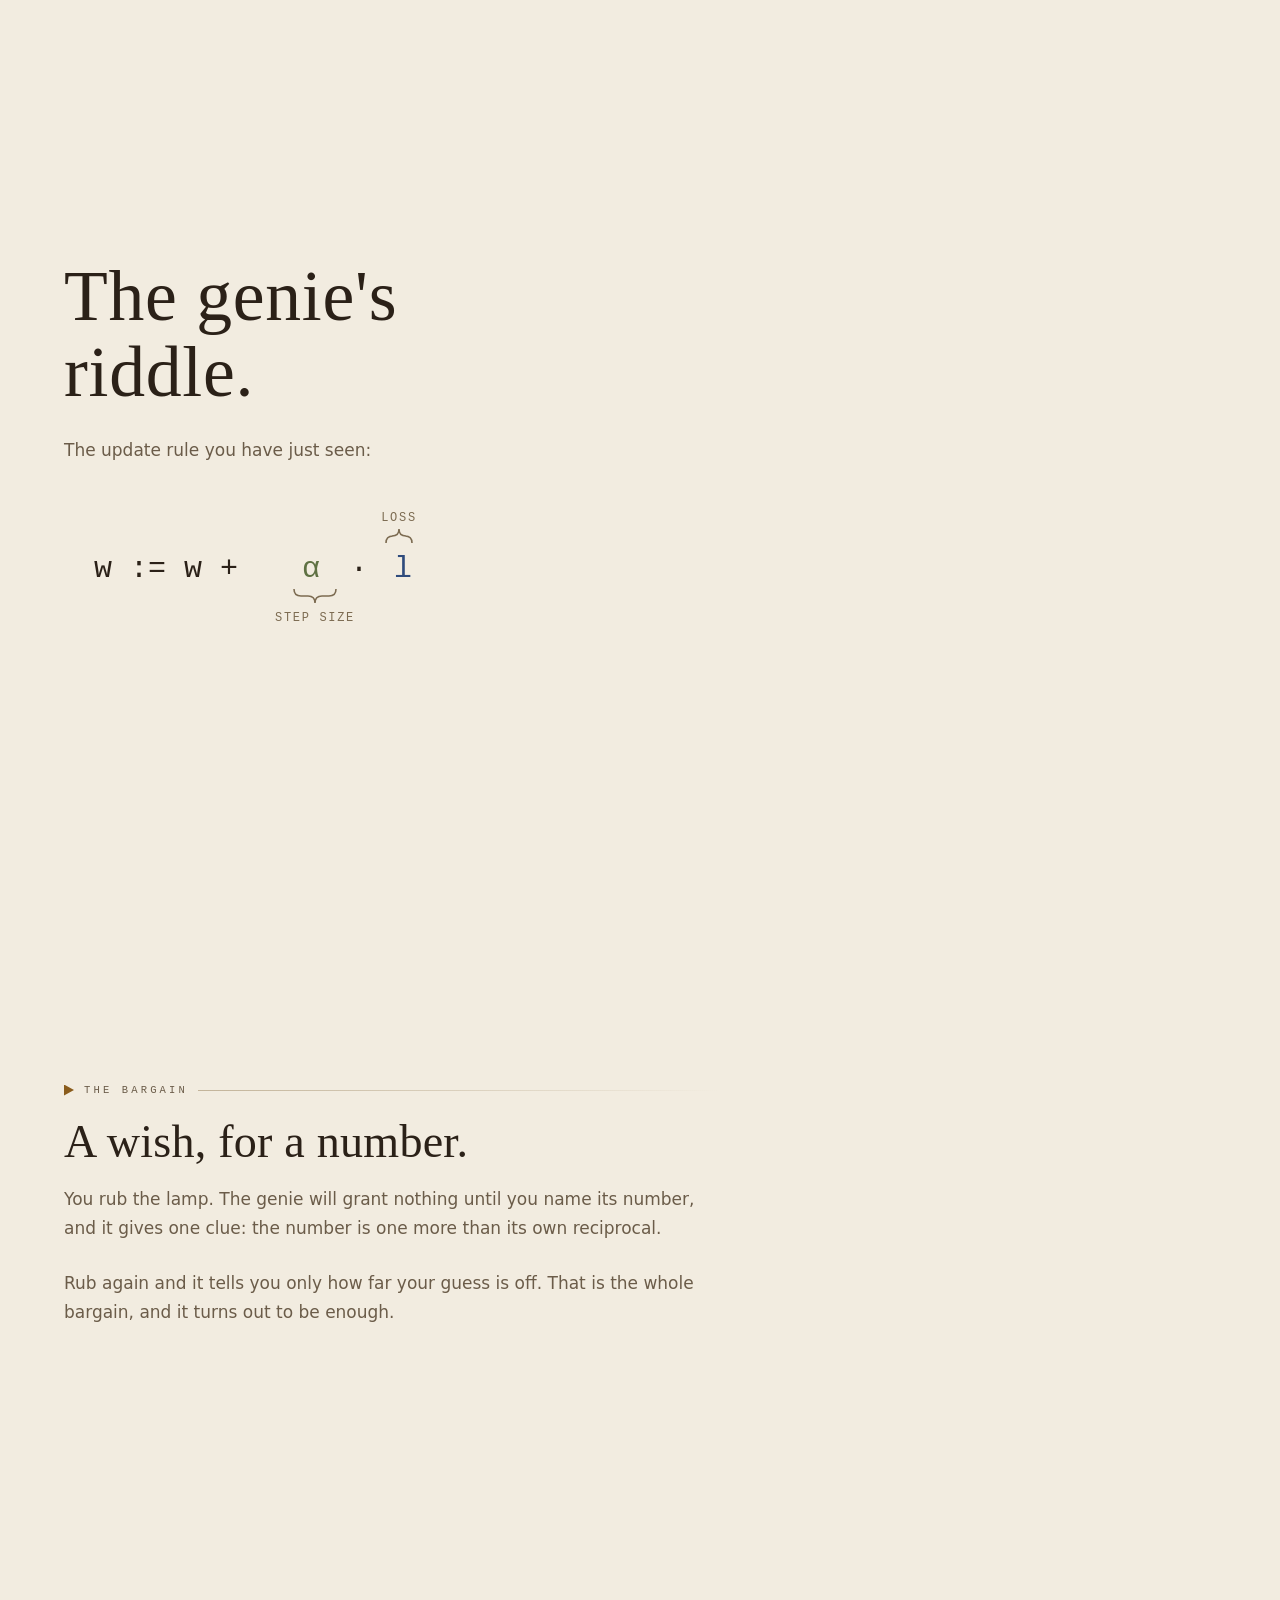
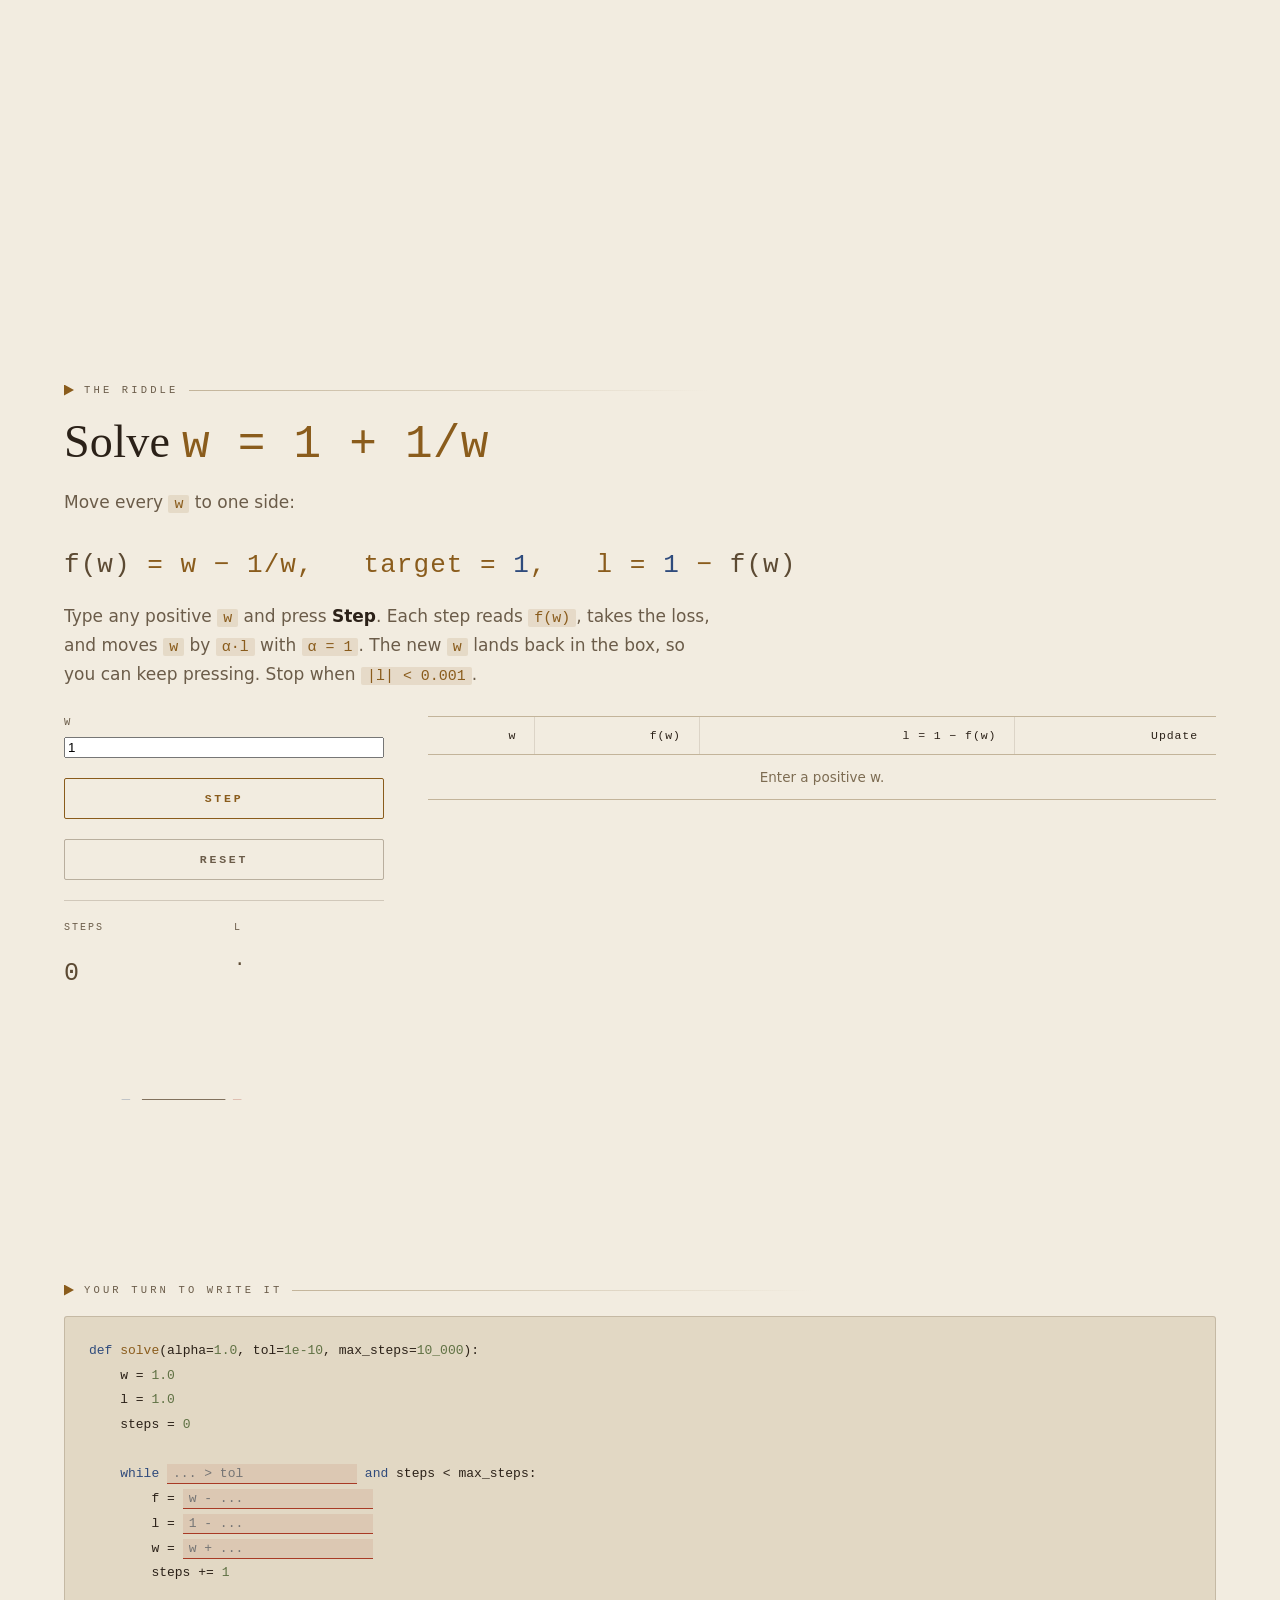
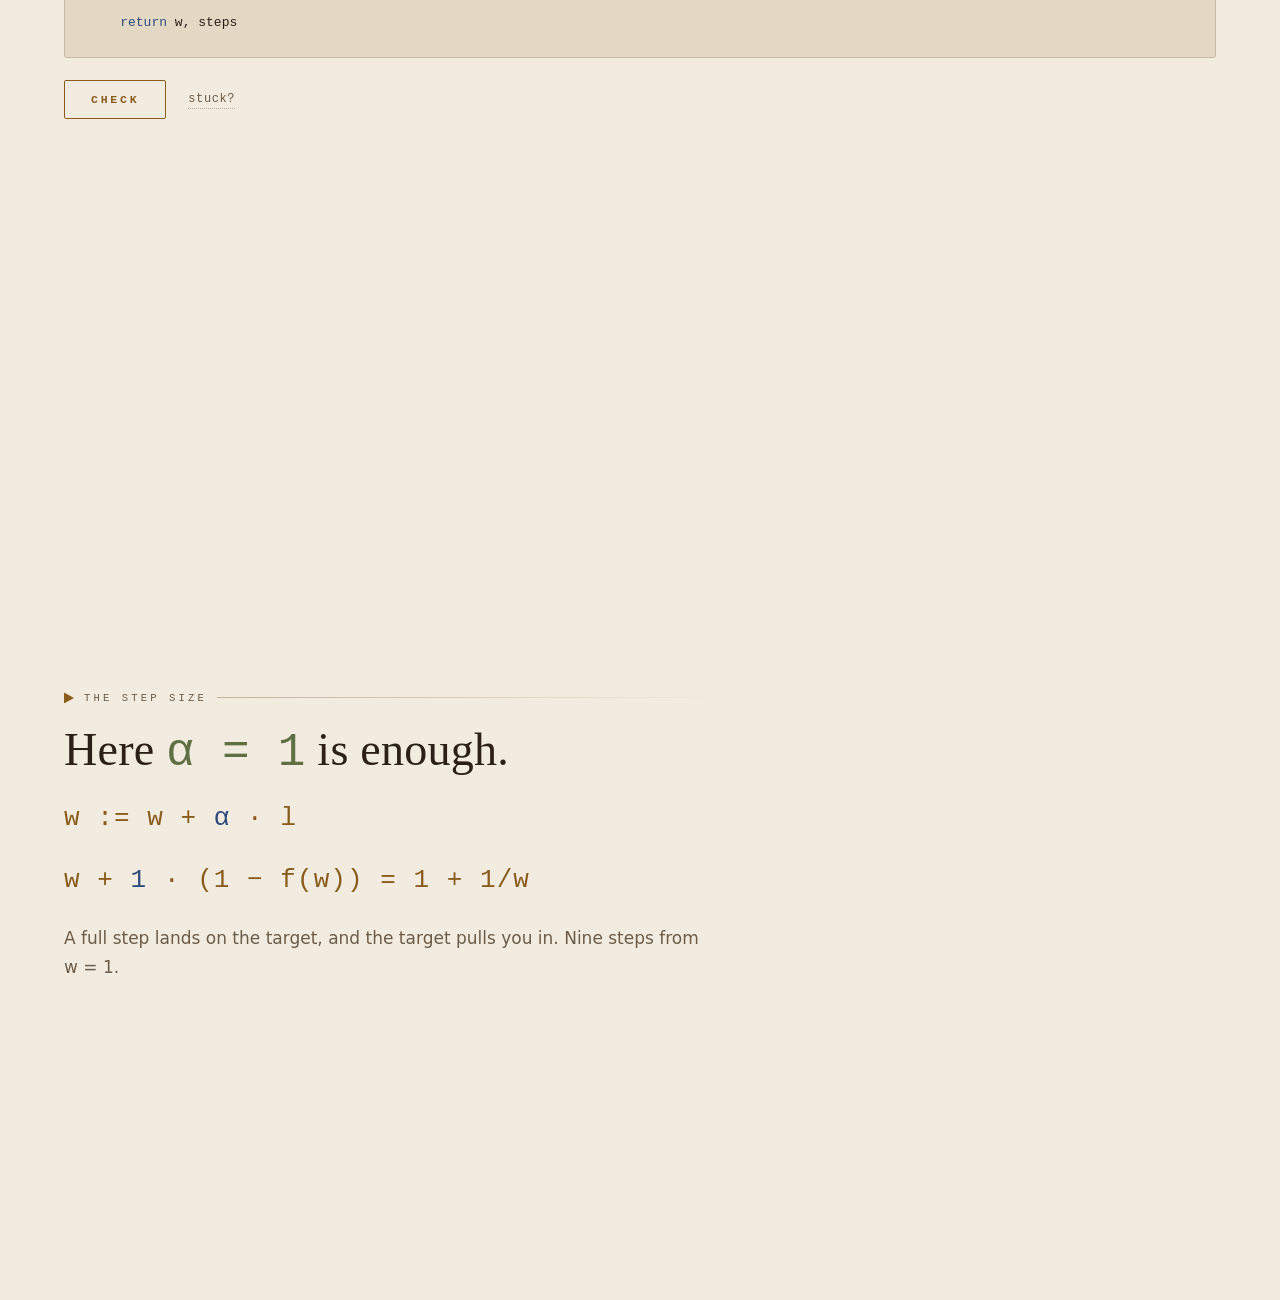
<file: cx-rm/cx_genie-game.html>
<!doctype html>
<html lang="en">
<head>
<meta charset="utf-8" />
<meta name="viewport" content="width=device-width,initial-scale=1" />
<title>The Genie's Riddle</title>
<style>

  /* ============================================================================
     Two palettes, one set of roles. The names below are structural, not literal:
       --bitumen    the page ground        --ink / --ink-dim   prose
       --bitumen-2  a raised surface       --clay / --clay-mid numbers and data
       --groove     hairlines              --faint             de-emphasised text
       --gold       the value in play      --lapis             what you are told
       --carnelian  the miss               --reed              agreement / success

     LIGHT is Gypsum & Indigo: noon glare on plaster, iron-gall ink.
     DARK  is Basalt & Verdigris: volcanic rock after dark, oxidised copper.

     Every colour in the file resolves through these. If you add one, add a token
     rather than a literal, or the other mode will break.
     To pin a mode for projection, put data-theme="light" or "dark" on <html>.
     ============================================================================ */
  :root{
    color-scheme:light;

    --bitumen:#f2ece0;
    --bitumen-2:#e7dfcf;
    --clay:#5c4a33;
    --clay-mid:#7d6849;
    --groove:#c3b49a;
    --faint:#7d6c52;
    --lapis:#2f4b7c;
    --lapis-dim:#6a80a6;
    --gold:#8a5c1c;
    --carnelian:#a83a25;
    --reed:#5f7143;
    --ink:#2b2118;
    --ink-dim:#6b5c49;

    /* Derived: hairlines, sunken panels, tinted fills. */
    --line:rgba(92,74,51,0.22);
    --line-soft:rgba(92,74,51,0.14);
    --line-firm:rgba(92,74,51,0.38);
    --sunk:#e2d8c4;
    --on-gold:#f7f2e6;
    --gold-wash:rgba(138,92,28,0.12);
    --clay-wash:rgba(92,74,51,0.18);
    --carnelian-wash:rgba(168,58,37,0.10);
    --carnelian-wash-2:rgba(168,58,37,0.16);
    --reed-wash:rgba(95,113,67,0.15);
    --shadow:rgba(60,45,25,0.30);

    /* The drawn lamp on the cover, when the 1909 plate is not there to stand in. */
    --art-sky-1:#e6dcc4;
    --art-sky-2:#f4efe4;
    --art-dune-1:#dccfb2;
    --art-dune-2:#cfc0a0;
    --art-plume-1:#8b7f6b;
    --art-plume-2:#a99c86;
    --art-plume-3:#b8ab95;
    --art-brass:#a8804a;
    --art-brass-dim:#7d5c30;
    --art-mouth:#6b5535;

    --display:'Iowan Old Style','Palatino Linotype',Palatino,'Book Antiqua',Georgia,serif;
    --body:Inter,ui-sans-serif,system-ui,'Segoe UI',Roboto,'Helvetica Neue',Arial,sans-serif;
    --data:ui-monospace,SFMono-Regular,Menlo,Consolas,monospace;
  }

  /* Basalt & Verdigris. Defined twice on purpose: once for the system preference,
     once for an explicit data-theme="dark". Keep the two blocks identical. */
  @media (prefers-color-scheme: dark){
    :root:not([data-theme="light"]){
      color-scheme:dark;
      --bitumen:#0e1211;
      --bitumen-2:#171d1c;
      --clay:#cfd3cb;
      --clay-mid:#9aa39b;
      --groove:#4a5551;
      --faint:#7c8983;
      --lapis:#6fa8a0;
      --lapis-dim:#47716c;
      --gold:#c9a227;
      --carnelian:#bf5b4b;
      --reed:#7fae6a;
      --ink:#eef1ea;
      --ink-dim:#8d968f;

      --line:rgba(150,168,160,0.20);
      --line-soft:rgba(150,168,160,0.12);
      --line-firm:rgba(150,168,160,0.32);
      --sunk:#080b0a;
      --on-gold:#0e1211;
      --gold-wash:rgba(201,162,39,0.10);
      --clay-wash:rgba(207,211,203,0.16);
      --carnelian-wash:rgba(191,91,75,0.12);
      --carnelian-wash-2:rgba(191,91,75,0.18);
      --reed-wash:rgba(127,174,106,0.13);
      --shadow:rgba(0,0,0,0.85);

      --art-sky-1:#1b2321;
      --art-sky-2:#0e1211;
      --art-dune-1:#161d1c;
      --art-dune-2:#111716;
      --art-plume-1:#232c2a;
      --art-plume-2:#46534f;
      --art-plume-3:#56645f;
      --art-brass:#9aa39b;
      --art-brass-dim:#5f6b66;
      --art-mouth:#080b0a;
    }
  }
  :root[data-theme="dark"]{
    color-scheme:dark;
    --bitumen:#0e1211;
    --bitumen-2:#171d1c;
    --clay:#cfd3cb;
    --clay-mid:#9aa39b;
    --groove:#4a5551;
    --faint:#7c8983;
    --lapis:#6fa8a0;
    --lapis-dim:#47716c;
    --gold:#c9a227;
    --carnelian:#bf5b4b;
    --reed:#7fae6a;
    --ink:#eef1ea;
    --ink-dim:#8d968f;

    --line:rgba(150,168,160,0.20);
    --line-soft:rgba(150,168,160,0.12);
    --line-firm:rgba(150,168,160,0.32);
    --sunk:#080b0a;
    --on-gold:#0e1211;
    --gold-wash:rgba(201,162,39,0.10);
    --clay-wash:rgba(207,211,203,0.16);
    --carnelian-wash:rgba(191,91,75,0.12);
    --carnelian-wash-2:rgba(191,91,75,0.18);
    --reed-wash:rgba(127,174,106,0.13);
    --shadow:var(--shadow);

    --art-sky-1:#1b2321;
    --art-sky-2:#0e1211;
    --art-dune-1:#161d1c;
    --art-dune-2:#111716;
    --art-plume-1:#232c2a;
    --art-plume-2:#46534f;
    --art-plume-3:#56645f;
    --art-brass:#9aa39b;
    --art-brass-dim:#5f6b66;
    --art-mouth:#080b0a;
  }
  *{box-sizing:border-box}
  html,body{margin:0;min-height:100%;font-family:var(--body);background:var(--bitumen);color:var(--ink)}
  html{scroll-behavior:smooth;scroll-snap-type:y mandatory}
  @media (prefers-reduced-motion: reduce){html{scroll-behavior:auto}}
  main{width:100%;padding:0 64px}
  @media (max-width:700px){main{padding:0 24px}}
  .page{display:block}

  /* Slides */
  .segment{min-height:100vh;display:flex;flex-direction:column;justify-content:center;padding:96px 0;scroll-snap-align:start}
  .segment.slide-scroll{height:100vh;overflow:hidden auto;display:block;scroll-snap-align:start}
  .segment-inner{width:100%;max-width:1180px;margin:0 auto}

  /* Structural device: a ruled line with a stylus wedge, the way tablets divide their columns. */
  .rule{display:flex;align-items:center;gap:10px;margin-bottom:20px}
  .rule::after{content:"";flex:1;height:1px;background:linear-gradient(90deg,var(--groove),transparent);max-width:520px}
  .wedge{width:10px;height:11px;background:var(--gold);clip-path:polygon(0 0,100% 50%,0 100%);flex-shrink:0}
  .rule-label{font-family:var(--data);font-size:10.5px;letter-spacing:0.3em;text-transform:uppercase;color:var(--ink-dim)}
  .lc{text-transform:none}

/* Act markers: big enough to read as a chapter break, not a caption. */
.act-mark{display:block;font-family:var(--display);font-weight:500;font-style:italic;
          font-size:clamp(26px,3vw,40px);line-height:1;color:var(--gold);margin:0 0 14px 0}
.act-mark::after{content:"";display:block;width:64px;height:2px;background:var(--gold);
                 margin-top:16px;opacity:0.55}
  .segment-heading{font-family:var(--display);font-weight:500;font-size:clamp(30px,3.6vw,50px);letter-spacing:0.005em;line-height:1.15;margin:0 0 16px 0;color:var(--ink)}
  .segment-lead{color:var(--ink-dim);font-size:16.5px;line-height:1.7;margin:0 0 30px 0;max-width:74ch}
  .segment-lead strong{color:var(--ink);font-weight:600}
  p{line-height:1.7;color:var(--ink-dim)}
  h1,h2,h3{font-family:var(--display);font-weight:500;color:var(--ink)}
  em{color:var(--clay)}
  code{font-family:var(--data);font-size:0.88em;color:var(--gold);background:var(--gold-wash);padding:1px 6px;border-radius:2px}

  /* Surfaces: dark stone recesses, never gradients. */
  .recess{background:var(--bitumen-2);border:1px solid var(--line);border-radius:3px;padding:22px 26px}
  .note{border-left:2px solid var(--lapis);padding-left:22px;max-width:800px}
  .note-tag{display:block;font-family:var(--data);font-size:10.5px;letter-spacing:0.26em;text-transform:uppercase;color:var(--lapis);margin-bottom:12px}
  .note p{margin:0;color:var(--ink);font-size:16px;line-height:1.7}
  .note p + p{margin-top:14px}
  .note p.aside{color:var(--ink-dim);font-size:15px}
  .note.gold{border-left-color:var(--gold)}
  .note.gold .note-tag{color:var(--gold)}
  .formula{font-family:var(--data);font-size:clamp(17px,2vw,22px);color:var(--gold);letter-spacing:0.05em;line-height:1.85;margin:6px 0 16px 0}
  .formula .par{color:var(--clay)}
  .formula .sig{color:var(--lapis)}
  .formula .rate{color:var(--reed)}

  /* Reveal */
  .reveal{opacity:0;transform:translateY(14px);transition:opacity .9s ease,transform .9s cubic-bezier(.2,.7,.2,1)}
  .reveal.in{opacity:1;transform:none}
  .reveal.d1{transition-delay:.12s}.reveal.d2{transition-delay:.26s}
  .reveal.d3{transition-delay:.40s}.reveal.d4{transition-delay:.54s}
  @media (prefers-reduced-motion: reduce){.reveal{opacity:1;transform:none;transition:none}
    .smoke-curl{animation:none}.lamp-glow{animation:none}
    .endcard{animation:none}.dot{transition:none}}

  /* ===== Cover ===== */
  .hero{min-height:100vh;display:flex;align-items:center;scroll-snap-align:start;padding:96px 0}
  .hero-inner{max-width:1180px;margin:0 auto;width:100%;display:grid;grid-template-columns:0.85fr 1.15fr;gap:64px;align-items:center}
  @media (max-width:980px){.hero-inner{grid-template-columns:1fr;gap:34px}.hero-art{order:-1;max-width:340px;margin:0 auto}}
  .hero-eyebrow{font-family:var(--data);font-size:11px;letter-spacing:0.34em;text-transform:uppercase;color:var(--gold);margin:0 0 26px 0}
  .hero-title{font-family:var(--display);font-weight:400;font-size:clamp(42px,5.6vw,76px);line-height:1.05;letter-spacing:0.01em;margin:0 0 26px 0;color:var(--ink)}
  .hero-title .lit{color:var(--gold);font-style:italic}
  .hero-sub{margin:0;font-size:17px;line-height:1.75;color:var(--ink-dim);max-width:52ch}
  .hero-formula{font-family:var(--data);font-size:22px;color:var(--gold);letter-spacing:0.06em;margin:26px 0 0 0}
  .hero-art{width:100%}
  .hero-art svg{width:100%;height:auto;display:block}
  .art-credit{font-family:var(--data);font-size:10px;letter-spacing:0.16em;text-transform:uppercase;color:var(--faint);margin:14px 0 0 0;text-align:center}
  .art-credit em{color:var(--clay-mid);font-style:italic}
  /* The plate carries the 1909 painting; if the file is missing the drawn lamp
     stands in for it, so the cover never opens on a broken image. */
  .plate{margin:0}
  .plate img{width:100%;height:auto;display:block;border:1px solid var(--line);border-radius:2px}
  .plate .plate-drawn{display:none}
  .plate .cap-drawn{display:none}
  .plate.drawn img{display:none}
  .plate.drawn .plate-drawn{display:block}
  .plate.drawn .cap-photo{display:none}
  .plate.drawn .cap-drawn{display:inline}
  .smoke-curl{animation:curl 9s ease-in-out infinite}
  .smoke-curl.s2{animation-duration:11s;animation-delay:-3s}
  .smoke-curl.s3{animation-duration:13s;animation-delay:-6s}
  @keyframes curl{0%,100%{transform:translateX(0) scaleX(1)}50%{transform:translateX(5px) scaleX(1.04)}}
  .lamp-glow{animation:glow 4.5s ease-in-out infinite}
  @keyframes glow{0%,100%{opacity:0.45}50%{opacity:0.9}}

  /* ===== The bargain cards ===== */
  .terms{display:grid;grid-template-columns:repeat(3,1fr);gap:1px;background:var(--line);border:1px solid var(--line);border-radius:3px;overflow:hidden;max-width:960px}
  @media (max-width:820px){.terms{grid-template-columns:1fr}}
  .term{background:var(--bitumen-2);padding:22px 24px}
  .term-n{font-family:var(--data);font-size:10.5px;letter-spacing:0.26em;text-transform:uppercase;color:var(--gold);margin:0 0 10px 0}
  .term p{margin:0;font-size:15px;line-height:1.65;color:var(--ink)}
  .term p.sub{margin-top:8px;color:var(--ink-dim);font-size:14px}

  /* ===== Working panels ===== */
  .stage{display:grid;grid-template-columns:320px 1fr;gap:44px;align-items:start;position:relative}
  /* Grid items must be allowed to shrink, or the scrolling tables inside them
     force the whole track to their natural width. */
  .stage > *{min-width:0}
  .stage.split{grid-template-columns:1fr 1fr}
  @media (max-width:980px){.stage,.stage.split{grid-template-columns:1fr;gap:28px}}
  .control{display:flex;flex-direction:column;gap:20px;min-width:0}
  .field{display:flex;flex-direction:column;gap:9px}
  .field label{font-family:var(--data);font-size:10.5px;letter-spacing:0.22em;text-transform:uppercase;color:var(--ink-dim)}
  .field input[type=number]{width:100%;padding:12px 14px;border-radius:2px;background:var(--sunk);color:var(--clay);border:1px solid var(--line-firm);font-family:var(--data);font-size:17px}
  .field input[type=number]:focus{outline:none;border-color:var(--gold)}
  .field input:disabled{opacity:0.4;cursor:not-allowed}
  .press{width:100%;padding:13px 18px;border-radius:2px;border:1px solid var(--gold);cursor:pointer;font-family:var(--data);font-size:11.5px;font-weight:600;letter-spacing:0.24em;text-transform:uppercase;color:var(--gold);background:transparent;transition:background .18s,color .18s}
  .press:hover{background:var(--gold);color:var(--on-gold)}
  .press:focus-visible{outline:2px solid var(--lapis);outline-offset:3px}
  .press:disabled{opacity:0.35;cursor:not-allowed;border-color:var(--line-firm);color:var(--ink-dim)}
  .press:disabled:hover{background:transparent;color:var(--ink-dim)}
  .press.quiet{border-color:var(--line-firm);color:var(--ink-dim)}
  .press.quiet:hover{background:transparent;border-color:var(--clay-mid);color:var(--clay)}
  .pressrow{display:grid;grid-template-columns:1fr 1fr;gap:10px}
  @media (max-width:520px){.pressrow{grid-template-columns:1fr}}
  .readout{display:grid;grid-template-columns:1fr 1fr;gap:20px;padding-top:4px;border-top:1px solid var(--line)}
  .readout .k{font-family:var(--data);font-size:10px;letter-spacing:0.2em;text-transform:uppercase;color:var(--ink-dim);margin:14px 0 7px 0}
  .readout .v{font-family:var(--data);font-size:25px;color:var(--clay);line-height:1;overflow:hidden;text-overflow:ellipsis}
  .readout .v.small{font-size:19px}

  /* Slider, in the same ruled idiom as everything else */
  .slider{-webkit-appearance:none;appearance:none;width:100%;height:2px;background:var(--groove);border-radius:0;outline:none;margin:8px 0 2px 0}
  .slider::-webkit-slider-thumb{-webkit-appearance:none;appearance:none;width:14px;height:14px;border-radius:50%;background:var(--gold);cursor:pointer;border:none}
  .slider::-moz-range-thumb{width:14px;height:14px;border-radius:50%;background:var(--gold);cursor:pointer;border:none}
  .slider:disabled::-webkit-slider-thumb{background:var(--groove);cursor:not-allowed}
  .slider:disabled::-moz-range-thumb{background:var(--groove);cursor:not-allowed}
  .slider-val{font-family:var(--data);font-size:15px;color:var(--gold)}
  .check{display:flex;align-items:flex-start;gap:11px;cursor:pointer;font-size:14px;line-height:1.55;color:var(--ink-dim)}
  .check input{margin-top:3px;accent-color:var(--gold);flex-shrink:0}
  .check strong{color:var(--clay);font-weight:600}

  /* ===== Ruled number columns ===== */
  .cols{overflow-x:auto;border-top:1px solid var(--groove);border-bottom:1px solid var(--groove)}
  .cols.tall{max-height:264px;overflow-y:auto}
  table.ruled{width:100%;border-collapse:collapse;font-family:var(--data);font-size:12.5px}
  table.ruled th{position:sticky;top:0;z-index:3;background:var(--bitumen);text-align:right;padding:11px 16px;font-size:10px;letter-spacing:0.18em;text-transform:uppercase;color:var(--ink-dim);font-weight:400;border-bottom:1px solid var(--groove);white-space:nowrap}
  table.ruled td{text-align:right;padding:9px 16px;border-bottom:1px solid var(--line-soft);color:var(--clay);white-space:nowrap}
  table.ruled tr:last-child td{border-bottom:none}
  table.ruled th + th,table.ruled td + td{border-left:1px solid var(--line-soft)}
  table.ruled .over{color:var(--carnelian)}
  table.ruled .under{color:var(--lapis)}
  table.ruled .hit{color:var(--reed)}
  table.ruled .empty{text-align:center;color:var(--faint);padding:26px;font-family:var(--body);font-size:13.5px;border-left:none}

  /* Pseudocode: lines scroll rather than wrap. */
  .recipe{font-family:var(--data);font-size:14.5px;line-height:2.1;margin:6px 0 0 0;
          color:var(--ink);white-space:nowrap;overflow-x:auto;padding-bottom:4px}
  .recipe .note-com{color:var(--faint);font-style:italic}
  .recipe .kw{color:var(--lapis)}
  .recipe .chg{color:var(--carnelian)}
  .recipe .chg-com{color:var(--carnelian);font-style:italic}

  /* ===== Stacked fractions =====
     The deterministic run is exact rational arithmetic, so the columns print
     13/8 rather than 1.625 for as long as the numbers stay legible. */
  .frac{display:inline-flex;flex-direction:column;align-items:center;vertical-align:middle;
        line-height:1.15;font-family:var(--data)}
  .frac .fn-num{padding:0 3px}
  .frac .fn-den{padding:0 3px;border-top:1px solid currentColor;margin-top:1px}
  td .frac,th .frac{font-size:0.95em}
  .sign{display:inline-block;min-width:0.7em;text-align:right}

  /* The run table is the main event here, so it is wider-set than the ruled
     columns elsewhere and its rows breathe. */
  table.ruled.run td{padding:14px 18px;font-size:13.5px}
  table.ruled.run th{padding:12px 18px;text-transform:none;letter-spacing:0.08em;font-size:11.5px;
                     text-align:right;color:var(--ink)}
  table.ruled.run td.q{color:var(--ink)}
  table.ruled.run td.target{color:var(--clay)}
  /* Side-by-side traces: one fixed row height so the two panels stay in step,
     whether a cell holds a stacked fraction or a plain decimal. */
  table.ruled.run.cmp td{height:58px;padding-top:0;padding-bottom:0}
  table.ruled.run.cmp th{padding-top:12px;padding-bottom:12px}
  table.ruled.run .neg{color:var(--lapis)}
  table.ruled.run .pos{color:var(--carnelian)}

  /* The curved arrow that says: the target you were just handed is the next guess. */
  .flow{position:relative;padding-left:158px}
  @media (max-width:1100px){.flow{padding-left:0}}
  .flow svg.flow-line{position:absolute;inset:0;width:100%;height:100%;pointer-events:none;z-index:1}
  .flow svg.flow-line path{fill:none;stroke:var(--faint);stroke-width:1.4}
  .flow svg.flow-line text{fill:var(--faint);font-family:var(--display);font-size:13px;font-style:italic}

  /* Act I's rectangle-versus-square figure, in this palette. */
  .sq-target{fill:none;stroke:var(--lapis);stroke-width:2;stroke-dasharray:5 4}
  .sq-guess{fill:var(--clay-wash);stroke:var(--clay);stroke-width:2}
  .lbl-area{fill:var(--lapis);font-family:var(--data);font-size:11px;letter-spacing:0.06em}

/* ===== Act II's guessing tablet (ported from Act I) ===== */
.fig .fig-zoom{width:auto;padding:8px 16px;font-size:10px;letter-spacing:0.2em;opacity:0;transform:translateY(-4px);
               pointer-events:none;transition:opacity .35s ease,transform .35s cubic-bezier(.2,.7,.2,1),background .18s,color .18s}
.fig-zoom.show{opacity:1;transform:none;pointer-events:auto}
.press:disabled:not(.fig-zoom){opacity:0.35;cursor:not-allowed;border-color:var(--line-firm);color:var(--ink-dim)}
#g_arealbl{transition:opacity .4s ease}
#g_fig{max-width:340px;margin:0 auto;display:block}
.sq-guess{transition:all .3s cubic-bezier(.2,.7,.2,1)}
/* The correction is a step the student takes, not one they read: the newest row
   offers both directions and glows until one of them is chosen. */
table.ruled td.choose{padding:6px 10px;white-space:nowrap}
.corr{font-family:var(--data);font-size:10px;letter-spacing:0.16em;text-transform:uppercase;background:transparent;
      border:1px solid;border-radius:2px;padding:6px 10px;margin:0 3px;cursor:pointer;
      transition:background .18s,color .18s,box-shadow .18s}
.corr[data-dir="up"]{color:var(--lapis);border-color:var(--lapis-dim)}
.corr[data-dir="down"]{color:var(--carnelian);border-color:var(--carnelian)}
.corr[data-dir="up"]:hover{background:var(--lapis);color:var(--on-gold)}
.corr[data-dir="down"]:hover{background:var(--carnelian);color:var(--on-gold)}
.corr:focus-visible{outline:2px solid var(--gold);outline-offset:2px}
.corr.pulse{animation:corr-glow 1.7s ease-in-out infinite}
.corr.wrong{animation:corr-shake .4s ease}
@keyframes corr-glow{0%,100%{box-shadow:0 0 0 0 var(--gold-wash)}50%{box-shadow:0 0 0 3px var(--gold-wash)}}
@keyframes corr-shake{0%,100%{transform:translateX(0)}20%{transform:translateX(-4px)}40%{transform:translateX(4px)}
                      60%{transform:translateX(-3px)}80%{transform:translateX(3px)}}
@media (prefers-reduced-motion: reduce){
  .corr.pulse{animation:none;box-shadow:0 0 0 2px var(--gold-wash)}
  .corr.wrong{animation:none}
  .fig-zoom{transition:none}#g_arealbl{transition:none}.sq-guess{transition:none}
}

  /* ===== Figures ===== */
  .fig{display:flex;flex-direction:column;gap:12px}
  .fig svg{width:100%;height:auto;display:block}
  .fig-caption{font-family:var(--data);font-size:10.5px;letter-spacing:0.18em;text-transform:uppercase;color:var(--faint);margin:0}
  .dot{transition:cx .45s cubic-bezier(.2,.7,.2,1)}
  .axis{stroke:var(--groove);stroke-width:1}
  .tick-lbl{fill:var(--ink-dim);font-family:var(--data);font-size:10px}
  .lbl{fill:var(--ink-dim);font-family:var(--data);font-size:11px}
  .voice{font-family:var(--data);font-size:14px;line-height:1.6;color:var(--ink-dim);min-height:44px;border-left:2px solid var(--groove);padding-left:14px}
  .voice b{color:var(--clay);font-weight:500}
  .voice .up{color:var(--lapis)}
  .voice .down{color:var(--carnelian)}

  /* ===== End card over the panel ===== */
  .stage.done .control,.stage.done .stage-right{opacity:0.32;pointer-events:none;filter:grayscale(0.35);transition:opacity .3s,filter .3s}
  .endcard{position:absolute;top:50%;left:50%;transform:translate(-50%,-50%);z-index:5;width:100%;max-width:470px;background:var(--bitumen-2);border:1px solid var(--gold);border-radius:3px;padding:30px 32px;text-align:center;box-shadow:0 24px 60px -12px var(--shadow);animation:pop .32s cubic-bezier(.2,.7,.2,1)}
  .endcard[hidden]{display:none}
  @keyframes pop{from{transform:translate(-50%,-50%) scale(.94);opacity:0}to{transform:translate(-50%,-50%) scale(1);opacity:1}}
  .endcard .wedge{margin:0 auto 14px auto;width:14px;height:16px}
  .end-title{font-family:var(--display);font-size:24px;margin:0 0 12px 0;color:var(--ink)}
  .end-row{font-size:15px;color:var(--ink-dim);margin:7px 0;line-height:1.6}
  .end-row b{font-family:var(--data);color:var(--gold);font-weight:400}
  .end-fib{font-family:var(--data);font-size:12px;color:var(--clay);letter-spacing:0.04em;line-height:1.9;margin:16px 0 0 0;word-spacing:0.2em}
  .end-actions{display:flex;gap:12px;justify-content:center;margin-top:22px;flex-wrap:wrap}
  .end-actions .press{width:auto;padding:11px 22px}

  /* ===== Exercise ===== */
  .task{border-left:2px solid var(--gold);padding-left:22px;margin:0 0 26px 0;max-width:840px}
  .task h3{margin:0 0 10px 0;font-size:17px;letter-spacing:0.01em}
  .task p{margin:8px 0;color:var(--ink-dim);font-size:15.5px}
  .task ul{margin:10px 0 0 0;padding-left:18px;color:var(--ink-dim);font-size:15.5px}
  .task li{margin:6px 0;line-height:1.6}
  .task li strong{color:var(--clay)}
  pre.tablet-code{background:var(--sunk);border:1px solid var(--line);border-radius:3px;padding:22px 24px;overflow-x:auto;font-family:var(--data);font-size:13px;line-height:1.9;color:var(--ink)}
  pre.tablet-code .kw{color:var(--lapis)}
  pre.tablet-code .fn{color:var(--gold)}
  pre.tablet-code .cls{color:var(--reed)}
  pre.tablet-code .num{color:var(--reed)}
  pre.tablet-code .str{color:var(--clay-mid)}
  pre.tablet-code .com{color:var(--faint);font-style:italic}
  .out-tag{display:block;margin:28px 0 10px;font-family:var(--data);font-size:10.5px;letter-spacing:0.22em;text-transform:uppercase;color:var(--ink-dim)}
  pre.out{margin:0;background:var(--sunk);border:1px solid var(--line);border-left:2px solid var(--reed);border-radius:3px;padding:18px 22px;overflow-x:auto;font-family:var(--data);font-size:12.5px;line-height:1.8;color:var(--ink)}
  pre.out .pr{color:var(--ink-dim)}
  pre.out .rv{color:var(--lapis)}
  pre.tablet-code input.inline{font-family:inherit;font-size:inherit;background:var(--carnelian-wash);color:var(--clay);border:none;border-bottom:1px solid var(--carnelian);border-radius:0;padding:2px 6px;outline:none;min-width:210px}
  pre.tablet-code input.inline:focus{background:var(--gold-wash);border-bottom-color:var(--gold)}
  pre.tablet-code input.inline.ok{background:var(--reed-wash);border-bottom-color:var(--reed);color:var(--reed)}
  pre.tablet-code input.inline.bad{background:var(--carnelian-wash-2);border-bottom-color:var(--carnelian)}
  .btnrow{display:flex;gap:12px;margin-top:22px;flex-wrap:wrap;align-items:center}
  .hint-link{background:none;border:0;padding:2px 0;margin-left:10px;font-family:var(--data);font-size:12px;letter-spacing:0.05em;color:var(--ink-dim);cursor:pointer;border-bottom:1px dotted var(--line-firm);transition:opacity .18s,color .18s,border-color .18s}
  .hint-link:hover{color:var(--clay);border-bottom-color:var(--clay-mid)}
  .hint-link:focus-visible{outline:2px solid var(--lapis);outline-offset:3px}
  .btnrow .press{width:auto;padding:12px 26px}
  .msg{margin-top:16px;font-size:14px;line-height:1.6;display:none;padding-left:14px;border-left:2px solid transparent}
  .msg.bad{display:block;border-left-color:var(--carnelian);color:var(--carnelian)}
  .msg.ok{display:block;border-left-color:var(--reed);color:var(--reed)}
  .msg.tip{display:block;border-left-color:var(--lapis);color:var(--ink-dim)}
  .aside-hint{margin-top:18px;padding-left:15px;border-left:1px solid var(--line-firm);color:var(--ink-dim);font-size:13.5px;line-height:1.8;display:none}
  .aside-hint.show{display:block}
  .aside-hint code{color:var(--clay)}
  /* A line the reader is meant to see and then discard. */
  .strike{text-decoration:line-through;text-decoration-color:var(--carnelian);text-decoration-thickness:1.5px;color:var(--faint)}

  /* ===== Quiz ===== */
  .quiz{max-width:860px}
  .quiz-question{font-size:18px;line-height:1.6;margin:0 0 6px 0;color:var(--ink)}
  .opts{display:flex;flex-direction:column;gap:10px;margin-top:16px}
  .opts label{display:flex;align-items:flex-start;gap:12px;padding:14px 18px;border-radius:2px;background:var(--bitumen-2);border:1px solid var(--line);cursor:pointer;font-size:15px;line-height:1.55;color:var(--ink);transition:border-color .16s,background .16s}
  .opts label:hover{border-color:var(--clay-mid)}
  .opts input{margin-top:4px;accent-color:var(--gold);flex-shrink:0}
  .quiz.answered .opts label{cursor:default}
  .opts label.is-correct{border-color:var(--reed);background:var(--reed-wash)}
  .opts label.is-wrong{border-color:var(--carnelian);background:var(--carnelian-wash)}
  .quiz-explain{display:none;margin-top:20px;padding-left:22px;border-left:2px solid var(--lapis)}
  .quiz-explain.show{display:block}
  .quiz-explain .verdict{font-family:var(--data);font-size:10.5px;letter-spacing:0.26em;text-transform:uppercase;color:var(--lapis);margin-bottom:10px}
  .quiz-explain.hint{border-left-color:var(--carnelian)}
  .quiz-explain.hint .verdict{color:var(--carnelian)}
  .quiz-explain p{margin:0;color:var(--ink);font-size:15px;line-height:1.7}

  /* ===== Gate ===== */
  .locked{display:none !important}
  .gate{height:100vh;display:flex;flex-direction:column;align-items:center;justify-content:center;text-align:center;scroll-snap-align:start;gap:16px}
  .gate .wedge{width:14px;height:16px;opacity:0.8}
  .gate-msg{font-family:var(--data);font-size:10.5px;letter-spacing:0.3em;text-transform:uppercase;color:var(--carnelian)}
  .gate-title{font-family:var(--display);font-weight:400;font-size:clamp(24px,3vw,36px);margin:0;color:var(--ink)}
  .gate-sub{color:var(--ink-dim);font-size:15.5px;line-height:1.7;max-width:52ch;margin:0}

  /* ===== Closing ===== */
  .parts{list-style:none;padding:0;margin:34px 0 0 0;max-width:820px}
  .parts li{display:grid;grid-template-columns:190px 1fr;gap:24px;padding:16px 0;border-top:1px solid var(--line-soft);font-size:15.5px;line-height:1.6;color:var(--ink-dim)}
  .parts li:last-child{border-bottom:1px solid var(--line-soft)}
  .parts .part-name{font-family:var(--data);font-size:11px;letter-spacing:0.2em;text-transform:uppercase;color:var(--gold);padding-top:3px}
  @media (max-width:640px){.parts li{grid-template-columns:1fr;gap:6px}}

/* ===== cx additions ===== */
/* Debrief tiles and the gap chart. */
.tiles{display:grid;grid-template-columns:repeat(4,1fr);gap:14px;margin:0 0 22px 0}
@media (max-width:980px){.tiles{grid-template-columns:repeat(2,1fr)}}
@media (max-width:560px){.tiles{grid-template-columns:1fr}}
.tile{background:var(--bitumen-2);border:1px solid var(--line);border-radius:3px;padding:16px 18px;display:flex;flex-direction:column;gap:6px;min-width:0}
.tile .tk{font-family:var(--data);font-size:9.5px;letter-spacing:0.2em;text-transform:uppercase;color:var(--ink-dim)}
.tile .tv{font-family:var(--data);font-size:27px;line-height:1.05;color:var(--clay);word-break:break-word}
.tile .tv.small{font-size:15px;line-height:1.4}
.tile .ts{font-size:12.5px;line-height:1.55;color:var(--faint)}
.tile.ok .tv{color:var(--reed)}
.tile.warn .tv{color:var(--carnelian)}
.tile.mid .tv{color:var(--lapis)}
.chart-card{background:var(--bitumen-2);border:1px solid var(--line);border-radius:3px;padding:18px 20px 10px}
.chart-card canvas{width:100%;height:220px;display:block}
.dim{fill:none;stroke:currentColor;stroke-width:1}
#p1_dw{color:var(--clay)} #p1_dh{color:var(--lapis)}
.dimlab{font-family:var(--data);font-size:11px;letter-spacing:0.02em}
/* Rendered text never hyphenates and never breaks a word across lines. */
html,body{hyphens:none;-webkit-hyphens:none}

.lead{color:var(--ink-dim);font-size:17px;line-height:1.7;margin:0 0 26px 0;max-width:60ch}
.lead strong{color:var(--ink)}
.eq{font-family:var(--data);font-size:clamp(18px,2.2vw,26px);color:var(--gold);letter-spacing:0.04em;margin:0}
.eq .v{color:var(--clay)}
.eq .t{color:var(--lapis)}

.brace-fig svg{width:100%;max-width:560px;height:auto;display:block}
.brace-fig .fx{font-family:var(--data);font-size:30px;fill:var(--ink)}
.brace-fig .fx.a{fill:var(--reed)}
.brace-fig .fx.l{fill:var(--lapis)}
.brace-fig .br{fill:none;stroke:var(--faint);stroke-width:1.6}
.brace-fig .cap{font-family:var(--data);font-size:12px;letter-spacing:0.14em;text-transform:uppercase;fill:var(--faint)}

/* Problem two: a square of your guess, dropped on a hole of the true side. */
.drop-stage{position:relative;width:100%;height:340px;background:var(--bitumen-2);
            border:1px solid var(--line);border-radius:3px;overflow:hidden}
.hole{position:absolute;z-index:2;border:2px dashed var(--lapis);border-radius:2px;
      display:flex;align-items:center;justify-content:center;
      background:repeating-linear-gradient(135deg,var(--line-soft) 0 6px,transparent 6px 12px)}
.hole .tag{font-family:var(--data);font-size:12px;color:var(--lapis)}
.hole.filled{border-style:solid;border-color:var(--reed);background:var(--reed-wash)}
.hole.filled .tag{color:var(--reed)}
.falling{position:absolute;z-index:3;border:2px solid var(--clay);border-radius:2px;
         background:var(--clay-wash);display:flex;align-items:center;justify-content:center;
         font-family:var(--data);font-size:13px;color:var(--clay)}
.falling.big{border-color:var(--carnelian);color:var(--carnelian);background:var(--carnelian-wash)}
.falling.small{border-color:var(--lapis);color:var(--lapis);background:var(--clay-wash)}
.falling.fits{border-color:var(--reed);color:var(--reed);background:var(--reed-wash)}
@media (prefers-reduced-motion: reduce){.falling{transition:none !important}}

.verdict-big{color:var(--carnelian)}
.verdict-small{color:var(--lapis)}
.verdict-fits{color:var(--reed)}
</style>
</head>
<body>
<main>

<!-- 1 =========================================================== TITLE -->
<section class="page">
  <div class="hero">
    <div class="hero-inner" style="grid-template-columns:1fr">
      <div>
        <h1 class="hero-title reveal">The genie's<br>riddle.</h1>
        <p class="lead reveal d1" style="margin-top:26px">The update rule you have just seen:</p>
        <div class="brace-fig reveal d2">
          <svg id="rule_fig" viewBox="0 0 560 150" role="img"
               aria-label="w becomes w plus alpha times l, where alpha is the step size and l is the loss"></svg>
        </div>
      </div>
    </div>
  </div>
</section>

<!-- 2 ============================================================= THE LAMP -->
<section class="page segment slide-scroll" id="lamp">
  <div class="segment-inner" style="padding:88px 0 48px">
    <div class="rule reveal"><span class="wedge"></span><span class="rule-label">The bargain</span></div>
    <h2 class="segment-heading reveal d1">A wish, for a number.</h2>
    <p class="lead reveal d2">You rub the lamp. The genie will grant nothing until you name its number, and it gives one clue: the number is one more than its own reciprocal.</p>
    <p class="lead reveal d2">Rub again and it tells you only how far your guess is off. That is the whole bargain, and it turns out to be enough.</p>
  </div>
</section>

<!-- 3 ================================================== THE RIDDLE -->
<section class="page segment slide-scroll" id="p1">
  <div class="segment-inner" style="padding:88px 0 48px">
    <div class="rule reveal"><span class="wedge"></span><span class="rule-label">The riddle</span></div>
    <h2 class="segment-heading reveal d1">Solve <span style="font-family:var(--data);color:var(--gold)">w = 1 + 1/w</span></h2>
    <p class="lead reveal d2">Move every <code>w</code> to one side:</p>
    <p class="eq reveal d2"><span class="v">f(w)</span> = w &minus; 1/w,&nbsp;&nbsp; target = <span class="t">1</span>,&nbsp;&nbsp; l = <span class="t">1</span> &minus; <span class="v">f(w)</span></p>
    <p class="lead reveal d2" style="margin:14px 0 26px 0">Type any positive <code>w</code> and press <strong>Step</strong>. Each step reads <code>f(w)</code>, takes the loss, and moves <code>w</code> by <code>&alpha;&middot;l</code> with <code>&alpha; = 1</code>. The new <code>w</code> lands back in the box, so you can keep pressing. Stop when <code>|l| &lt; 0.001</code>.</p>

    <div class="stage reveal d3" id="p1_stage">
      <div class="control">
        <div class="field">
          <label for="p1_w">w</label>
          <input id="p1_w" type="text" inputmode="decimal" autocomplete="off" spellcheck="false" value="1" />
        </div>
        <button class="press" id="p1_go">Step</button>
        <button class="press quiet" id="p1_reset">Reset</button>
        <div class="readout">
          <div><p class="k">Steps</p><p class="v" id="p1_n">0</p></div>
          <div><p class="k">l</p><p class="v small" id="p1_l">&middot;</p></div>
        </div>

        <div class="fig" style="margin-top:4px">
          <svg id="p1_fig" viewBox="0 0 300 268" role="img"
               aria-label="A rectangle with sides w across and 1 + 1/w up. The two sides differ by l.">
            <rect id="p1_gap" x="0" y="0" width="0" height="0" stroke="none"/>
            <rect id="p1_sq" x="0" y="0" width="0" height="0" class="sq-target" vector-effect="non-scaling-stroke"/>
            <rect id="p1_rect" x="0" y="0" width="0" height="0" class="sq-guess" vector-effect="non-scaling-stroke"/>
            <path id="p1_dw" class="dim" d=""/>
            <path id="p1_dh" class="dim" d=""/>
            <path id="p1_dl" class="dim" d=""/>
            <text id="p1_lw" class="dimlab" text-anchor="middle" fill="var(--clay)"></text>
            <text id="p1_lh" class="dimlab" text-anchor="middle" fill="var(--lapis)"></text>
            <text id="p1_ll" class="dimlab" text-anchor="start"></text>
          </svg>
          <p class="fig-caption">The equation asks for these two sides to match</p>
        </div>
      </div>

      <div class="stage-right">
        <div class="cols tall" style="max-height:380px">
          <table class="ruled run">
            <thead><tr><th>w</th><th>f(w)</th><th>l = 1 &minus; f(w)</th><th>Update</th></tr></thead>
            <tbody id="p1_rows"><tr><td class="empty" colspan="4">Enter a positive w.</td></tr></tbody>
          </table>
        </div>
      </div>

      <div class="endcard" id="p1_end" role="dialog" aria-modal="true" hidden>
        <span class="wedge"></span>
        <h3 class="end-title">Solved.</h3>
        <p class="end-row">w = <b id="p1_endw">1.6180</b> after <b id="p1_endn">9</b> steps.</p>
        <div class="end-actions">
          <button class="press quiet" id="p1_again">Again</button>
          <button class="press" id="p1_next">Next</button>
        </div>
      </div>
    </div>
  </div>
</section>

<!-- 4 =============================================== PROBLEM ONE, CODE -->
<section class="page segment slide-scroll" id="p1code">
  <div class="segment-inner" style="padding:88px 0 48px">
    <div class="rule reveal"><span class="wedge"></span><span class="rule-label">Your turn to write it</span></div>

    <pre class="tablet-code reveal d1"><span class="kw">def</span> <span class="fn">solve</span>(alpha=<span class="num">1.0</span>, tol=<span class="num">1e-10</span>, max_steps=<span class="num">10_000</span>):
    w = <span class="num">1.0</span>
    l = <span class="num">1.0</span>
    steps = <span class="num">0</span>

    <span class="kw">while</span> <input class="inline" data-a="4" placeholder="... &gt; tol" style="min-width:190px" /> <span class="kw">and</span> steps &lt; max_steps:
        f = <input class="inline" data-a="1" placeholder="w - ..." style="min-width:190px" />
        l = <input class="inline" data-a="2" placeholder="1 - ..." style="min-width:190px" />
        w = <input class="inline" data-a="3" placeholder="w + ..." style="min-width:190px" />
        steps += <span class="num">1</span>

    <span class="kw">return</span> w, steps</pre>

    <div class="btnrow reveal d2">
      <button class="press" id="a_check">Check</button>
      <button class="hint-link" id="a_hint">stuck?</button>
    </div>
    <div class="msg" id="a_fb"></div>
    <div class="aside-hint" id="a_hintbox">
      The columns of the table you just filled in are the lines of this loop, in the same order. It keeps going while the loss is still too big to ignore, whichever side of zero it sits on.
    </div>
  </div>
</section>

<!-- 5 ============================================================ ALPHA -->
<section class="page">
  <div class="segment">
    <div class="segment-inner">
      <div class="rule reveal"><span class="wedge"></span><span class="rule-label">The step size</span></div>
      <h2 class="segment-heading reveal d1">Here <span style="font-family:var(--data);color:var(--reed)">&alpha; = 1</span> is enough.</h2>
      <p class="eq reveal d2" style="margin-bottom:18px">w := w + <span class="t">&alpha;</span> &middot; l</p>
      <p class="eq reveal d2" style="margin-bottom:22px">w + <span class="t">1</span>&nbsp;&middot;&nbsp;(1 &minus; f(w)) = 1 + 1/w</p>
      <p class="lead reveal d2">A full step lands on the target, and the target pulls you in. Nine steps from w = 1.</p>
    </div>
  </div>
</section>




</main>
<script>
  if ('scrollRestoration' in history) history.scrollRestoration = 'manual';
  window.addEventListener('load', () => window.scrollTo(0, 0));

  const io = new IntersectionObserver((es) => {
    es.forEach(e => { if (e.isIntersecting) { e.target.classList.add('in'); io.unobserve(e.target); } });
  }, { threshold: 0.12, rootMargin: '0px 0px -60px 0px' });
  document.querySelectorAll('.reveal').forEach(el => io.observe(el));
  requestAnimationFrame(() => {
    document.querySelectorAll('.reveal:not(.in)').forEach(el => {
      const r = el.getBoundingClientRect();
      if (r.top < window.innerHeight && r.bottom > 0) { el.classList.add('in'); io.unobserve(el); }
    });
  });

  const norm = s => (s || '').replace(/\s+/g, '').replace(/"/g, "'");
  const fmt = (x, d) => Number(x).toFixed(d).replace('-', '−');
  const clamp = (v, a, b) => Math.min(b, Math.max(a, v));
  function signed(x, d){ return (x >= 0 ? '+' : '−') + Math.abs(x).toFixed(d); }
  function setState(el, ok){ el.classList.remove('ok', 'bad'); el.classList.add(ok ? 'ok' : 'bad'); }
  function say(el, kind, text){ el.className = 'msg ' + kind; el.textContent = text; }
  function mute(el){ el.className = 'msg'; el.textContent = ''; }
  function num(raw){ const v = parseFloat((raw || '').trim()); return (isFinite(v) && v > 0) ? v : null; }
  function bindHint(btn, box){
    document.getElementById(btn).addEventListener('click', function(){
      const on = document.getElementById(box).classList.toggle('show');
      this.textContent = on ? 'hide' : 'stuck?';
    });
  }

  // ===== the title figure: w := w + alpha . l, with both parts braced =====
  (function(){
    const svg = document.getElementById('rule_fig');
    if (!svg) return;
    // A curly brace spanning [x, x + w]. dir = 1 hangs below the line, dir = -1
    // sits above it. Only the vertical component flips: negating the horizontal
    // one too would mirror the brace and draw it backwards.
    function brace(x, w, y, dir = 1){
      const d = 7, v = d * dir, m = x + w / 2;
      return 'M ' + x + ' ' + y
           + ' q 0 ' + v + ' ' + d + ' ' + v
           + ' L ' + (m - d) + ' ' + (y + v)
           + ' q ' + d + ' 0 ' + d + ' ' + v
           + ' q 0 ' + (-v) + ' ' + d + ' ' + (-v)
           + ' L ' + (x + w - d) + ' ' + (y + v)
           + ' q ' + d + ' 0 ' + d + ' ' + (-v);
    }
    svg.innerHTML =
        '<text class="fx" x="30" y="86">w := w +</text>'
      + '<text class="fx a" x="238" y="86">α</text>'
      + '<text class="fx" x="286" y="86">·</text>'
      + '<text class="fx l" x="330" y="86">l</text>'
      
      // underbrace
      + '<path class="br" d="' + brace(230, 42, 98) + '"/>'
      
      // overbrace
      + '<path class="br" d="' + brace(322, 26, 52)
      + '" transform="translate(0 104) scale(1 -1)"/>'
      
      + '<text class="cap" x="251" y="130" text-anchor="middle">step size</text>'
      + '<text class="cap" x="335" y="30" text-anchor="middle">loss</text>';
    })();

  // ===== problem one: w = 1 + 1/w, so f(w) = w - 1/w and target 1 =====
  (function(){
    const TOL = 1e-3;
    const wIn = document.getElementById('p1_w');
    const rows = document.getElementById('p1_rows');
    const stage = document.getElementById('p1_stage');
    const end = document.getElementById('p1_end');
    let hist = [], done = false;

    const f = w => w - 1 / w;

    // The equation says w and 1 + 1/w should be the same number, so draw them as
    // the two sides of a rectangle: it becomes a square exactly when the equation
    // holds. The strip left over is l, because (1 + 1/w) - w = 1 - (w - 1/w) = l.
    const fig = {
      rect: document.getElementById('p1_rect'),
      sq:   document.getElementById('p1_sq'),
      gap:  document.getElementById('p1_gap'),
      dw:   document.getElementById('p1_dw'),
      dh:   document.getElementById('p1_dh'),
      dl:   document.getElementById('p1_dl'),
      lw:   document.getElementById('p1_lw'),
      lh:   document.getElementById('p1_lh'),
      ll:   document.getElementById('p1_ll'),
    };
    const OX = 74, OY = 214, SPAN = 168;

    // a dimension line with a serif at each end
    function dim(x1, y1, x2, y2, t){
      const vert = x1 === x2;
      const a = vert ? 'M ' + (x1 - t) + ' ' + y1 + ' H ' + (x1 + t) : 'M ' + x1 + ' ' + (y1 - t) + ' V ' + (y1 + t);
      const b = vert ? 'M ' + (x2 - t) + ' ' + y2 + ' H ' + (x2 + t) : 'M ' + x2 + ' ' + (y2 - t) + ' V ' + (y2 + t);
      return 'M ' + x1 + ' ' + y1 + ' L ' + x2 + ' ' + y2 + ' ' + a + ' ' + b;
    }

    function drawFig(){
      const w = num(wIn.value);
      if (w === null || !fig.rect) return;
      const h = 1 + 1 / w;
      const k = SPAN / Math.max(w, h, 2.2);          // keep both sides in frame
      const wp = w * k, hp = h * k;

      fig.rect.setAttribute('x', OX);
      fig.rect.setAttribute('y', OY - hp);
      fig.rect.setAttribute('width', wp);
      fig.rect.setAttribute('height', hp);

      fig.sq.setAttribute('x', OX);
      fig.sq.setAttribute('y', OY - wp);
      fig.sq.setAttribute('width', wp);
      fig.sq.setAttribute('height', wp);

      const top = Math.min(OY - hp, OY - wp);
      const band = Math.abs(hp - wp);
      fig.gap.setAttribute('x', OX);
      fig.gap.setAttribute('y', top);
      fig.gap.setAttribute('width', wp);
      fig.gap.setAttribute('height', band);
      fig.gap.setAttribute('fill', h > w ? 'var(--carnelian-wash)' : 'var(--clay-wash)');

      // w measured along the bottom
      fig.dw.setAttribute('d', dim(OX, OY + 14, OX + wp, OY + 14, 4));
      fig.lw.setAttribute('x', OX + wp / 2);
      fig.lw.setAttribute('y', OY + 34);
      fig.lw.textContent = 'w = ' + fmt(w, 4);

      // 1 + 1/w measured up the left, the label turned to run with it
      fig.dh.setAttribute('d', dim(OX - 16, OY, OX - 16, OY - hp, 4));
      fig.lh.setAttribute('x', OX - 26);
      fig.lh.setAttribute('y', OY - hp / 2);
      fig.lh.setAttribute('transform', 'rotate(-90 ' + (OX - 26) + ' ' + (OY - hp / 2) + ')');
      fig.lh.textContent = '1 + 1/w = ' + fmt(h, 4);

      // l is the strip between the two, marked on the right
      const l = h - w, show = band >= 2;
      fig.dl.setAttribute('d', show ? dim(OX + wp + 12, top, OX + wp + 12, top + band, 4) : '');
      fig.dl.setAttribute('style', 'color:' + (l > 0 ? 'var(--carnelian)' : 'var(--lapis)'));
      fig.ll.setAttribute('x', OX + wp + 20);
      fig.ll.setAttribute('y', top + band / 2 + 4);
      fig.ll.setAttribute('text-anchor', 'start');
      fig.ll.setAttribute('fill', l > 0 ? 'var(--carnelian)' : 'var(--lapis)');
      fig.ll.textContent = show ? ('l = ' + signed(l, 4)) : '';
    }


    function render(){
      rows.innerHTML = hist.length === 0
        ? '<tr><td class="empty" colspan="4">Enter a positive w.</td></tr>'
        : hist.map(r => '<tr>'
            + '<td>' + fmt(r.w, 6) + '</td>'
            + '<td>' + fmt(r.f, 6) + '</td>'
            + '<td class="' + (r.l < 0 ? 'neg' : 'pos') + '">' + signed(r.l, 6) + '</td>'
            + '<td class="q" style="font-size:17px">' + (r.l > 0 ? '&uarr;' : '&darr;') + '</td>'
            + '</tr>').join('');
      const wrap = rows.closest('.cols');
      wrap.scrollTop = wrap.scrollHeight;
      document.getElementById('p1_n').textContent = hist.length;
      document.getElementById('p1_l').textContent = hist.length ? signed(hist[hist.length - 1].l, 6) : '·';
      drawFig();
    }

    function step(){
      if (done) return;
      const w = num(wIn.value);
      if (w === null) { wIn.focus(); return; }
      const fv = f(w), l = 1 - fv, next = w + l;      // alpha = 1
      hist.push({ w, f: fv, l, next });
      render();
      if (Math.abs(l) < TOL) {
        done = true;
        document.getElementById('p1_endw').textContent = fmt(w, 6);
        document.getElementById('p1_endn').textContent = hist.length;
        end.hidden = false; stage.classList.add('done');
        document.getElementById('p1_go').disabled = true;
        return;
      }
      wIn.value = fmt(next, 10);
    }

    function reset(){
      hist = []; done = false; wIn.value = '1';
      document.getElementById('p1_go').disabled = false;
      end.hidden = true; stage.classList.remove('done');
      render();
    }

    document.getElementById('p1_go').addEventListener('click', step);
    document.getElementById('p1_reset').addEventListener('click', reset);
    document.getElementById('p1_again').addEventListener('click', reset);
    document.getElementById('p1_next').addEventListener('click', () => {
      const t = document.getElementById('p1code');
      if (t) t.scrollIntoView({ behavior: 'smooth', block: 'start' });
    });
    wIn.addEventListener('input', drawFig);
    wIn.addEventListener('keydown', e => { if (e.key === 'Enter') { e.preventDefault(); step(); } });
    render();
  })();

  // ===== problem one, the code =====
  (function(){
    const ANS = {
      1: ['w-1/w', 'w-1.0/w', 'w-(1/w)', '(w*w-1)/w'],
      2: ['1-f', '1.0-f', '1-(f)'],
      3: ['w+alpha*l', 'w+l*alpha', 'w+(alpha*l)'],
      4: ['abs(l)>tol', 'abs(l)>=tol', 'tol<abs(l)'],
    };
    const fb = document.getElementById('a_fb');
    document.getElementById('a_check').addEventListener('click', () => {
      let bad = [];
      for (const k of Object.keys(ANS)) {
        const el = document.querySelector('input[data-a="' + k + '"]');
        const ok = ANS[k].some(a => norm(a) === norm(el.value));
        setState(el, ok);
        if (!ok) bad.push(k);
      }
      if (bad.length === 0) { say(fb, 'ok', 'Correct.'); return; }
      const el4 = document.querySelector('input[data-a="4"]');
      if (bad.includes('4') && /^l>tol$|^l>=tol$/.test(norm(el4.value))) {
        say(fb, 'bad', 'l goes negative on the way in, so that ends the loop early. Use its size.');
        return;
      }
      say(fb, 'bad', bad.length + ' of 4 still open.');
    });
    bindHint('a_hint', 'a_hintbox');
  })();

</script>
</body>
</html>
</file>
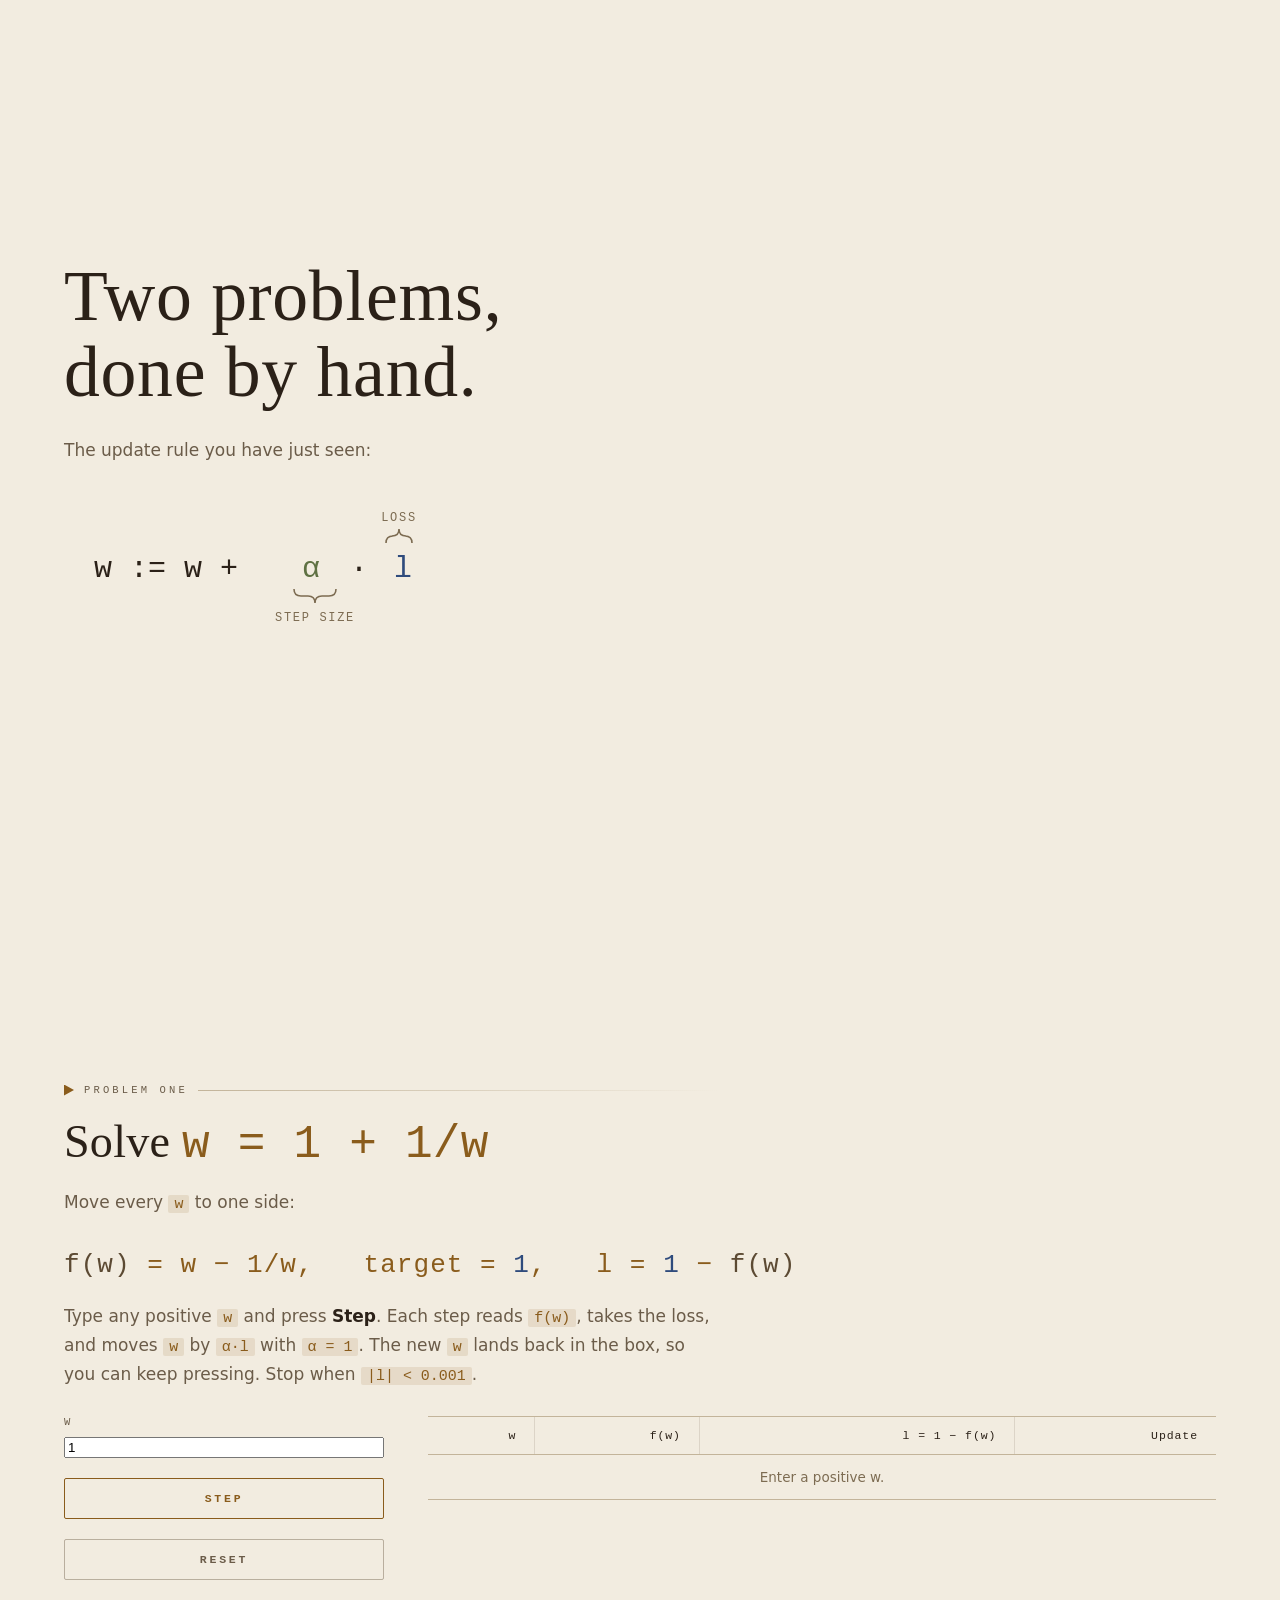
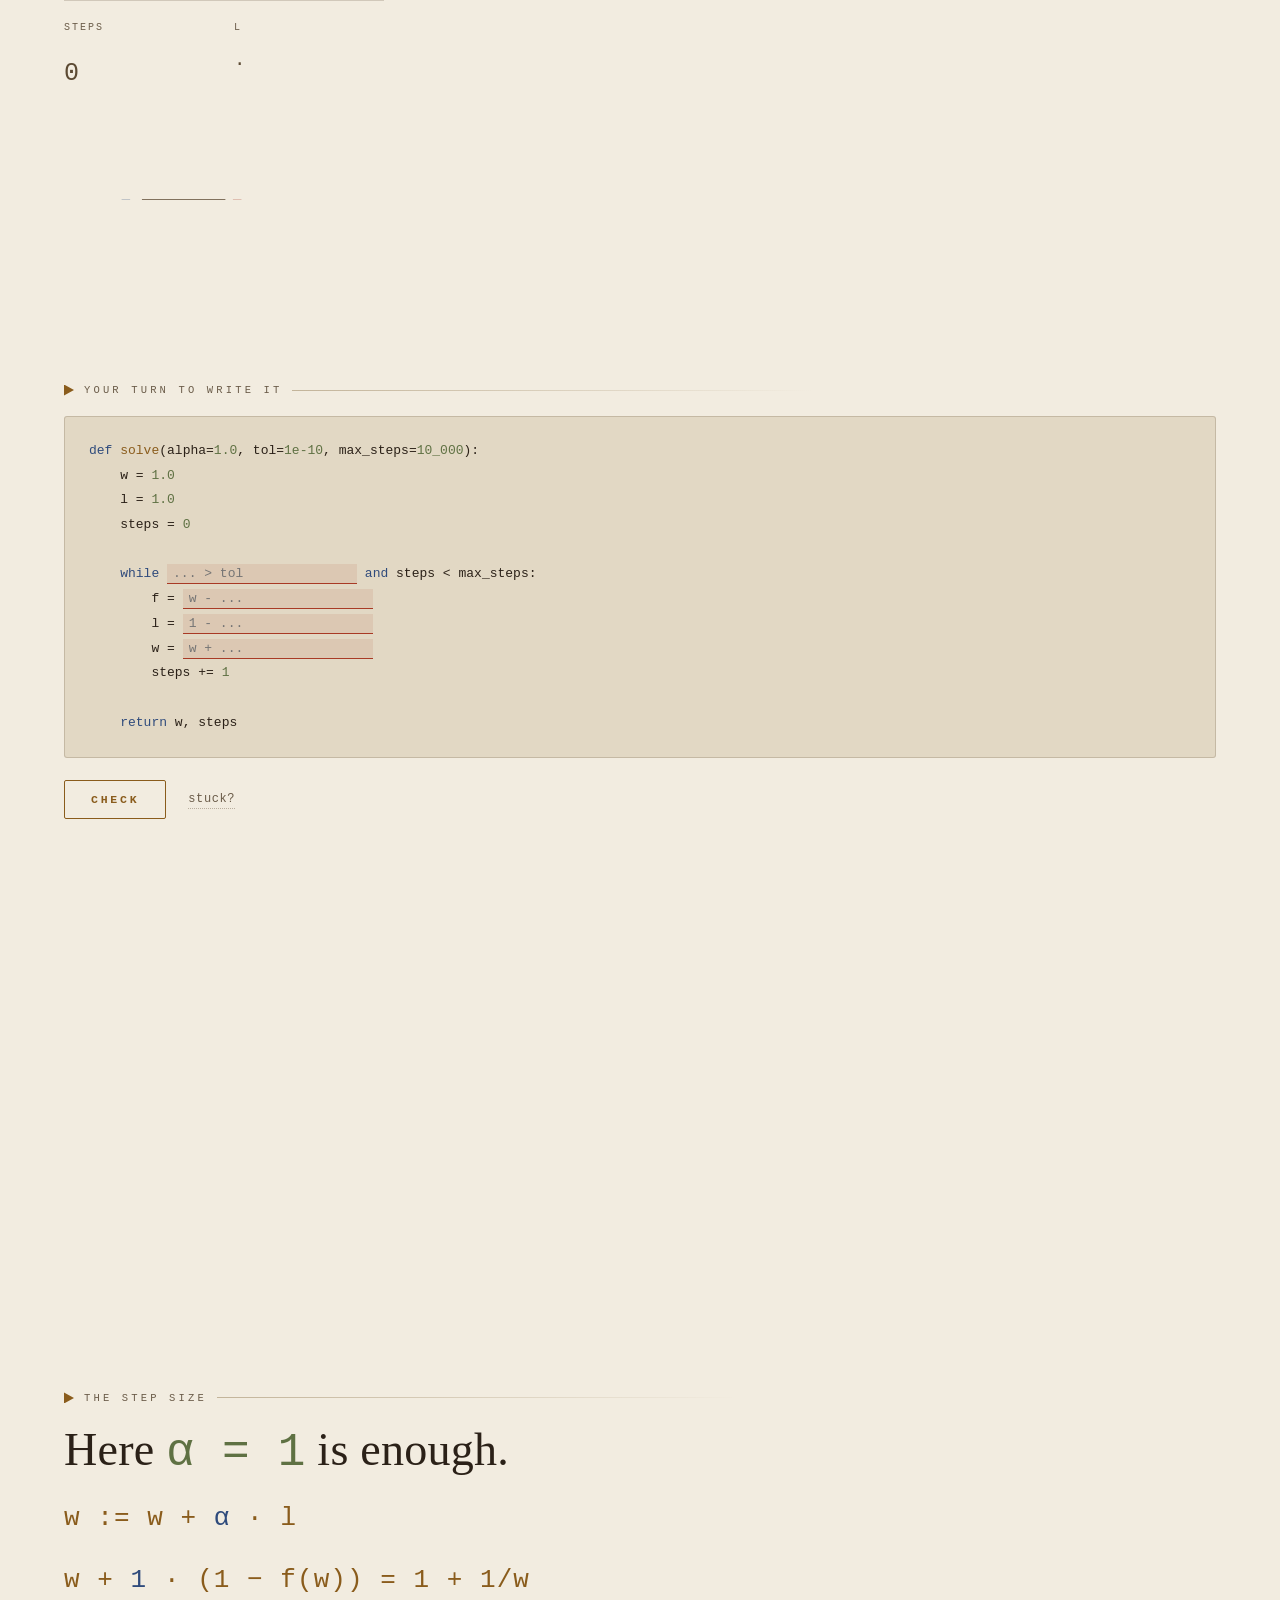
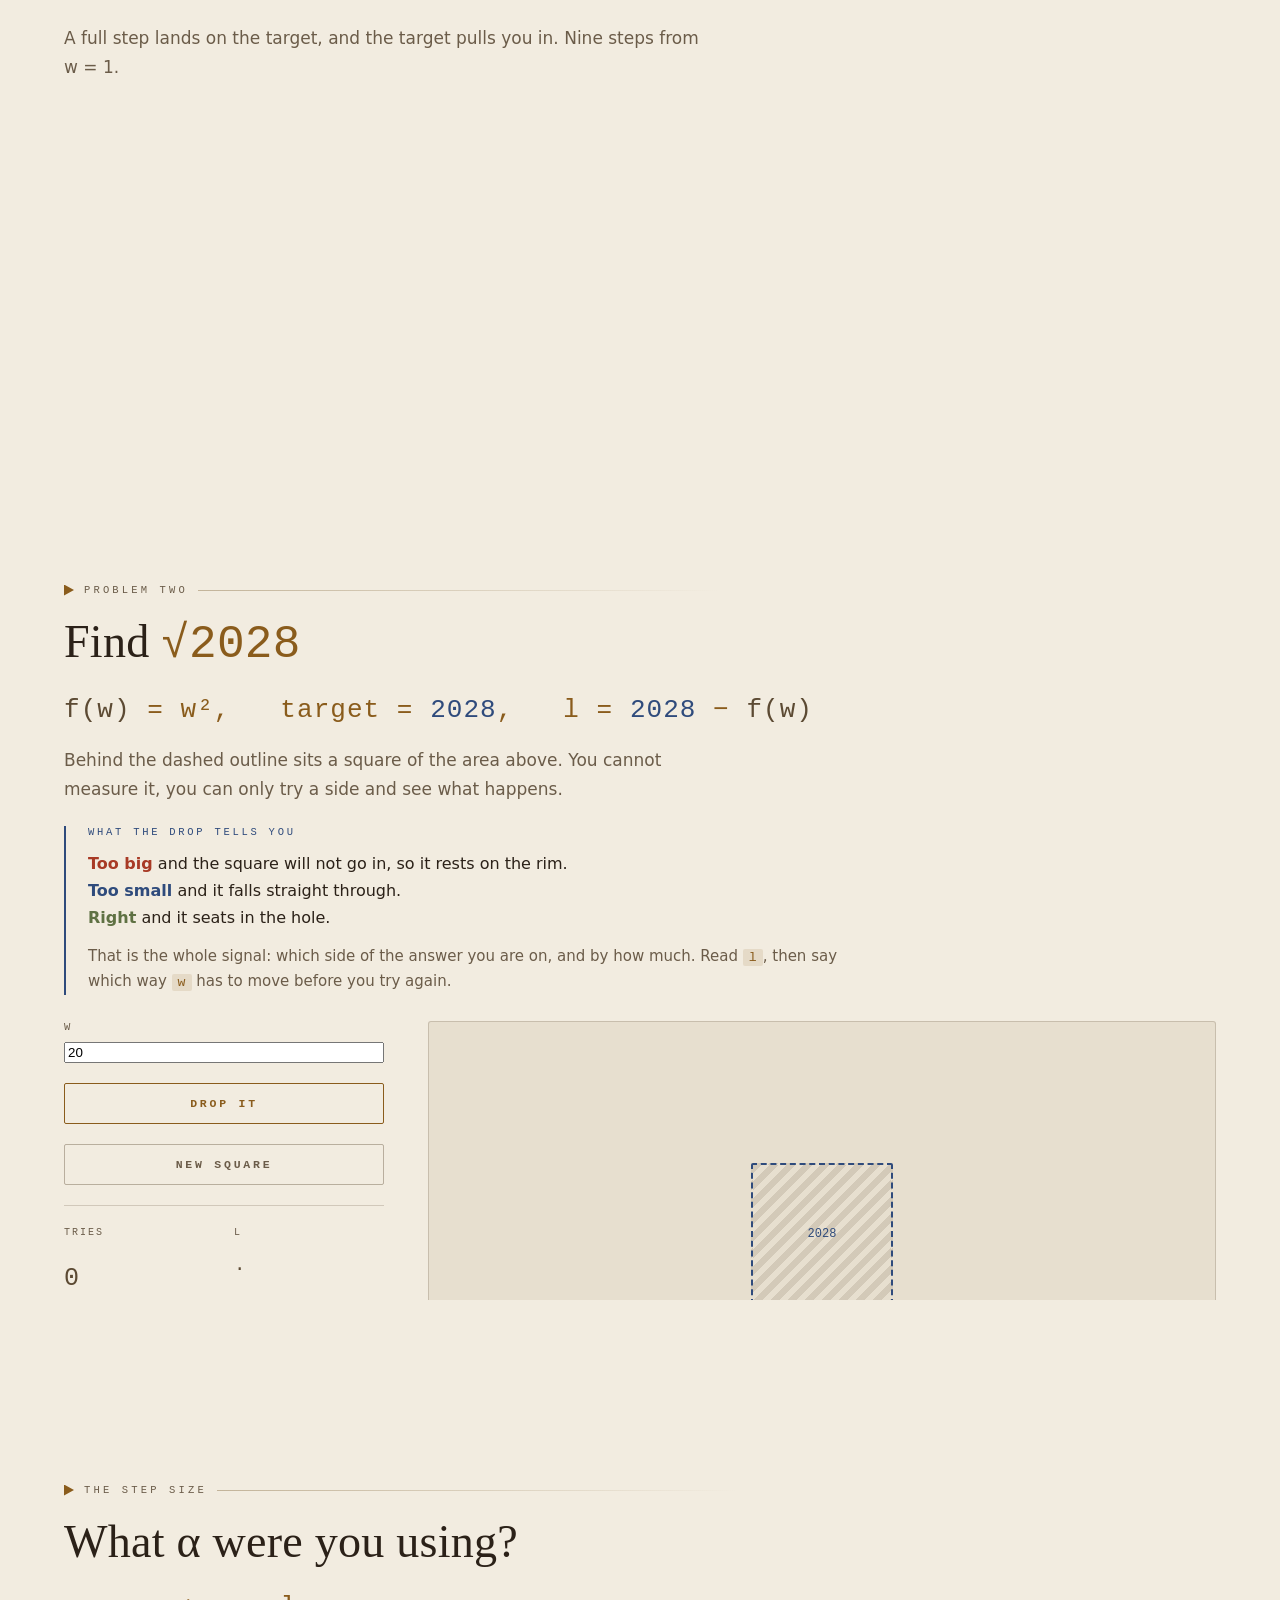
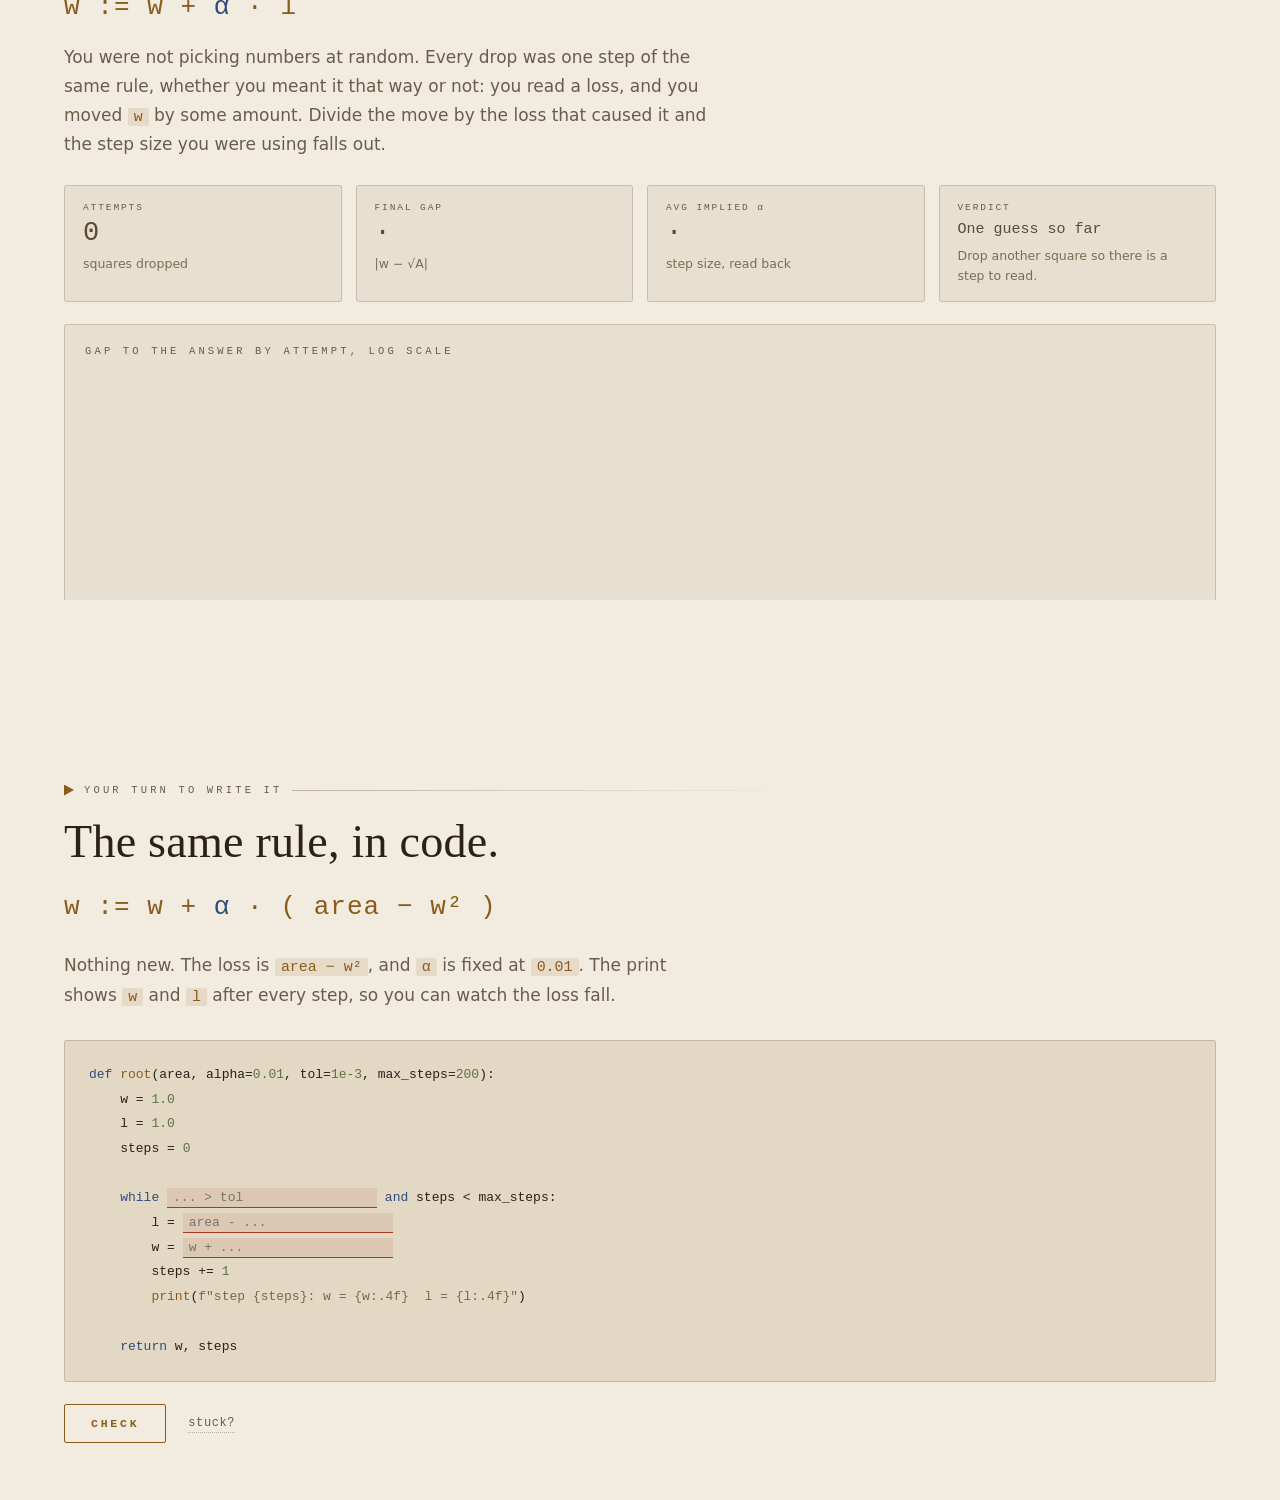
<file: cx-rm/cx_robbins-monro.html>
<!doctype html>
<html lang="en">
<head>
<meta charset="utf-8" />
<meta name="viewport" content="width=device-width,initial-scale=1" />
<title>Two Problems, Done by Hand</title>
<style>

  /* ============================================================================
     Two palettes, one set of roles. The names below are structural, not literal:
       --bitumen    the page ground        --ink / --ink-dim   prose
       --bitumen-2  a raised surface       --clay / --clay-mid numbers and data
       --groove     hairlines              --faint             de-emphasised text
       --gold       the value in play      --lapis             what you are told
       --carnelian  the miss               --reed              agreement / success

     LIGHT is Gypsum & Indigo: noon glare on plaster, iron-gall ink.
     DARK  is Basalt & Verdigris: volcanic rock after dark, oxidised copper.

     Every colour in the file resolves through these. If you add one, add a token
     rather than a literal, or the other mode will break.
     To pin a mode for projection, put data-theme="light" or "dark" on <html>.
     ============================================================================ */
  :root{
    color-scheme:light;

    --bitumen:#f2ece0;
    --bitumen-2:#e7dfcf;
    --clay:#5c4a33;
    --clay-mid:#7d6849;
    --groove:#c3b49a;
    --faint:#7d6c52;
    --lapis:#2f4b7c;
    --lapis-dim:#6a80a6;
    --gold:#8a5c1c;
    --carnelian:#a83a25;
    --reed:#5f7143;
    --ink:#2b2118;
    --ink-dim:#6b5c49;

    /* Derived: hairlines, sunken panels, tinted fills. */
    --line:rgba(92,74,51,0.22);
    --line-soft:rgba(92,74,51,0.14);
    --line-firm:rgba(92,74,51,0.38);
    --sunk:#e2d8c4;
    --on-gold:#f7f2e6;
    --gold-wash:rgba(138,92,28,0.12);
    --clay-wash:rgba(92,74,51,0.18);
    --carnelian-wash:rgba(168,58,37,0.10);
    --carnelian-wash-2:rgba(168,58,37,0.16);
    --reed-wash:rgba(95,113,67,0.15);
    --shadow:rgba(60,45,25,0.30);

    /* The drawn lamp on the cover, when the 1909 plate is not there to stand in. */
    --art-sky-1:#e6dcc4;
    --art-sky-2:#f4efe4;
    --art-dune-1:#dccfb2;
    --art-dune-2:#cfc0a0;
    --art-plume-1:#8b7f6b;
    --art-plume-2:#a99c86;
    --art-plume-3:#b8ab95;
    --art-brass:#a8804a;
    --art-brass-dim:#7d5c30;
    --art-mouth:#6b5535;

    --display:'Iowan Old Style','Palatino Linotype',Palatino,'Book Antiqua',Georgia,serif;
    --body:Inter,ui-sans-serif,system-ui,'Segoe UI',Roboto,'Helvetica Neue',Arial,sans-serif;
    --data:ui-monospace,SFMono-Regular,Menlo,Consolas,monospace;
  }

  /* Basalt & Verdigris. Defined twice on purpose: once for the system preference,
     once for an explicit data-theme="dark". Keep the two blocks identical. */
  @media (prefers-color-scheme: dark){
    :root:not([data-theme="light"]){
      color-scheme:dark;
      --bitumen:#0e1211;
      --bitumen-2:#171d1c;
      --clay:#cfd3cb;
      --clay-mid:#9aa39b;
      --groove:#4a5551;
      --faint:#7c8983;
      --lapis:#6fa8a0;
      --lapis-dim:#47716c;
      --gold:#c9a227;
      --carnelian:#bf5b4b;
      --reed:#7fae6a;
      --ink:#eef1ea;
      --ink-dim:#8d968f;

      --line:rgba(150,168,160,0.20);
      --line-soft:rgba(150,168,160,0.12);
      --line-firm:rgba(150,168,160,0.32);
      --sunk:#080b0a;
      --on-gold:#0e1211;
      --gold-wash:rgba(201,162,39,0.10);
      --clay-wash:rgba(207,211,203,0.16);
      --carnelian-wash:rgba(191,91,75,0.12);
      --carnelian-wash-2:rgba(191,91,75,0.18);
      --reed-wash:rgba(127,174,106,0.13);
      --shadow:rgba(0,0,0,0.85);

      --art-sky-1:#1b2321;
      --art-sky-2:#0e1211;
      --art-dune-1:#161d1c;
      --art-dune-2:#111716;
      --art-plume-1:#232c2a;
      --art-plume-2:#46534f;
      --art-plume-3:#56645f;
      --art-brass:#9aa39b;
      --art-brass-dim:#5f6b66;
      --art-mouth:#080b0a;
    }
  }
  :root[data-theme="dark"]{
    color-scheme:dark;
    --bitumen:#0e1211;
    --bitumen-2:#171d1c;
    --clay:#cfd3cb;
    --clay-mid:#9aa39b;
    --groove:#4a5551;
    --faint:#7c8983;
    --lapis:#6fa8a0;
    --lapis-dim:#47716c;
    --gold:#c9a227;
    --carnelian:#bf5b4b;
    --reed:#7fae6a;
    --ink:#eef1ea;
    --ink-dim:#8d968f;

    --line:rgba(150,168,160,0.20);
    --line-soft:rgba(150,168,160,0.12);
    --line-firm:rgba(150,168,160,0.32);
    --sunk:#080b0a;
    --on-gold:#0e1211;
    --gold-wash:rgba(201,162,39,0.10);
    --clay-wash:rgba(207,211,203,0.16);
    --carnelian-wash:rgba(191,91,75,0.12);
    --carnelian-wash-2:rgba(191,91,75,0.18);
    --reed-wash:rgba(127,174,106,0.13);
    --shadow:var(--shadow);

    --art-sky-1:#1b2321;
    --art-sky-2:#0e1211;
    --art-dune-1:#161d1c;
    --art-dune-2:#111716;
    --art-plume-1:#232c2a;
    --art-plume-2:#46534f;
    --art-plume-3:#56645f;
    --art-brass:#9aa39b;
    --art-brass-dim:#5f6b66;
    --art-mouth:#080b0a;
  }
  *{box-sizing:border-box}
  html,body{margin:0;min-height:100%;font-family:var(--body);background:var(--bitumen);color:var(--ink)}
  html{scroll-behavior:smooth;scroll-snap-type:y mandatory}
  @media (prefers-reduced-motion: reduce){html{scroll-behavior:auto}}
  main{width:100%;padding:0 64px}
  @media (max-width:700px){main{padding:0 24px}}
  .page{display:block}

  /* Slides */
  .segment{min-height:100vh;display:flex;flex-direction:column;justify-content:center;padding:96px 0;scroll-snap-align:start}
  .segment.slide-scroll{height:100vh;overflow:hidden auto;display:block;scroll-snap-align:start}
  .segment-inner{width:100%;max-width:1180px;margin:0 auto}

  /* Structural device: a ruled line with a stylus wedge, the way tablets divide their columns. */
  .rule{display:flex;align-items:center;gap:10px;margin-bottom:20px}
  .rule::after{content:"";flex:1;height:1px;background:linear-gradient(90deg,var(--groove),transparent);max-width:520px}
  .wedge{width:10px;height:11px;background:var(--gold);clip-path:polygon(0 0,100% 50%,0 100%);flex-shrink:0}
  .rule-label{font-family:var(--data);font-size:10.5px;letter-spacing:0.3em;text-transform:uppercase;color:var(--ink-dim)}
  .lc{text-transform:none}

/* Act markers: big enough to read as a chapter break, not a caption. */
.act-mark{display:block;font-family:var(--display);font-weight:500;font-style:italic;
          font-size:clamp(26px,3vw,40px);line-height:1;color:var(--gold);margin:0 0 14px 0}
.act-mark::after{content:"";display:block;width:64px;height:2px;background:var(--gold);
                 margin-top:16px;opacity:0.55}
  .segment-heading{font-family:var(--display);font-weight:500;font-size:clamp(30px,3.6vw,50px);letter-spacing:0.005em;line-height:1.15;margin:0 0 16px 0;color:var(--ink)}
  .segment-lead{color:var(--ink-dim);font-size:16.5px;line-height:1.7;margin:0 0 30px 0;max-width:74ch}
  .segment-lead strong{color:var(--ink);font-weight:600}
  p{line-height:1.7;color:var(--ink-dim)}
  h1,h2,h3{font-family:var(--display);font-weight:500;color:var(--ink)}
  em{color:var(--clay)}
  code{font-family:var(--data);font-size:0.88em;color:var(--gold);background:var(--gold-wash);padding:1px 6px;border-radius:2px}

  /* Surfaces: dark stone recesses, never gradients. */
  .recess{background:var(--bitumen-2);border:1px solid var(--line);border-radius:3px;padding:22px 26px}
  .note{border-left:2px solid var(--lapis);padding-left:22px;max-width:800px}
  .note-tag{display:block;font-family:var(--data);font-size:10.5px;letter-spacing:0.26em;text-transform:uppercase;color:var(--lapis);margin-bottom:12px}
  .note p{margin:0;color:var(--ink);font-size:16px;line-height:1.7}
  .note p + p{margin-top:14px}
  .note p.aside{color:var(--ink-dim);font-size:15px}
  .note.gold{border-left-color:var(--gold)}
  .note.gold .note-tag{color:var(--gold)}
  .formula{font-family:var(--data);font-size:clamp(17px,2vw,22px);color:var(--gold);letter-spacing:0.05em;line-height:1.85;margin:6px 0 16px 0}
  .formula .par{color:var(--clay)}
  .formula .sig{color:var(--lapis)}
  .formula .rate{color:var(--reed)}

  /* Reveal */
  .reveal{opacity:0;transform:translateY(14px);transition:opacity .9s ease,transform .9s cubic-bezier(.2,.7,.2,1)}
  .reveal.in{opacity:1;transform:none}
  .reveal.d1{transition-delay:.12s}.reveal.d2{transition-delay:.26s}
  .reveal.d3{transition-delay:.40s}.reveal.d4{transition-delay:.54s}
  @media (prefers-reduced-motion: reduce){.reveal{opacity:1;transform:none;transition:none}
    .smoke-curl{animation:none}.lamp-glow{animation:none}
    .endcard{animation:none}.dot{transition:none}}

  /* ===== Cover ===== */
  .hero{min-height:100vh;display:flex;align-items:center;scroll-snap-align:start;padding:96px 0}
  .hero-inner{max-width:1180px;margin:0 auto;width:100%;display:grid;grid-template-columns:0.85fr 1.15fr;gap:64px;align-items:center}
  @media (max-width:980px){.hero-inner{grid-template-columns:1fr;gap:34px}.hero-art{order:-1;max-width:340px;margin:0 auto}}
  .hero-eyebrow{font-family:var(--data);font-size:11px;letter-spacing:0.34em;text-transform:uppercase;color:var(--gold);margin:0 0 26px 0}
  .hero-title{font-family:var(--display);font-weight:400;font-size:clamp(42px,5.6vw,76px);line-height:1.05;letter-spacing:0.01em;margin:0 0 26px 0;color:var(--ink)}
  .hero-title .lit{color:var(--gold);font-style:italic}
  .hero-sub{margin:0;font-size:17px;line-height:1.75;color:var(--ink-dim);max-width:52ch}
  .hero-formula{font-family:var(--data);font-size:22px;color:var(--gold);letter-spacing:0.06em;margin:26px 0 0 0}
  .hero-art{width:100%}
  .hero-art svg{width:100%;height:auto;display:block}
  .art-credit{font-family:var(--data);font-size:10px;letter-spacing:0.16em;text-transform:uppercase;color:var(--faint);margin:14px 0 0 0;text-align:center}
  .art-credit em{color:var(--clay-mid);font-style:italic}
  /* The plate carries the 1909 painting; if the file is missing the drawn lamp
     stands in for it, so the cover never opens on a broken image. */
  .plate{margin:0}
  .plate img{width:100%;height:auto;display:block;border:1px solid var(--line);border-radius:2px}
  .plate .plate-drawn{display:none}
  .plate .cap-drawn{display:none}
  .plate.drawn img{display:none}
  .plate.drawn .plate-drawn{display:block}
  .plate.drawn .cap-photo{display:none}
  .plate.drawn .cap-drawn{display:inline}
  .smoke-curl{animation:curl 9s ease-in-out infinite}
  .smoke-curl.s2{animation-duration:11s;animation-delay:-3s}
  .smoke-curl.s3{animation-duration:13s;animation-delay:-6s}
  @keyframes curl{0%,100%{transform:translateX(0) scaleX(1)}50%{transform:translateX(5px) scaleX(1.04)}}
  .lamp-glow{animation:glow 4.5s ease-in-out infinite}
  @keyframes glow{0%,100%{opacity:0.45}50%{opacity:0.9}}

  /* ===== The bargain cards ===== */
  .terms{display:grid;grid-template-columns:repeat(3,1fr);gap:1px;background:var(--line);border:1px solid var(--line);border-radius:3px;overflow:hidden;max-width:960px}
  @media (max-width:820px){.terms{grid-template-columns:1fr}}
  .term{background:var(--bitumen-2);padding:22px 24px}
  .term-n{font-family:var(--data);font-size:10.5px;letter-spacing:0.26em;text-transform:uppercase;color:var(--gold);margin:0 0 10px 0}
  .term p{margin:0;font-size:15px;line-height:1.65;color:var(--ink)}
  .term p.sub{margin-top:8px;color:var(--ink-dim);font-size:14px}

  /* ===== Working panels ===== */
  .stage{display:grid;grid-template-columns:320px 1fr;gap:44px;align-items:start;position:relative}
  /* Grid items must be allowed to shrink, or the scrolling tables inside them
     force the whole track to their natural width. */
  .stage > *{min-width:0}
  .stage.split{grid-template-columns:1fr 1fr}
  @media (max-width:980px){.stage,.stage.split{grid-template-columns:1fr;gap:28px}}
  .control{display:flex;flex-direction:column;gap:20px;min-width:0}
  .field{display:flex;flex-direction:column;gap:9px}
  .field label{font-family:var(--data);font-size:10.5px;letter-spacing:0.22em;text-transform:uppercase;color:var(--ink-dim)}
  .field input[type=number]{width:100%;padding:12px 14px;border-radius:2px;background:var(--sunk);color:var(--clay);border:1px solid var(--line-firm);font-family:var(--data);font-size:17px}
  .field input[type=number]:focus{outline:none;border-color:var(--gold)}
  .field input:disabled{opacity:0.4;cursor:not-allowed}
  .press{width:100%;padding:13px 18px;border-radius:2px;border:1px solid var(--gold);cursor:pointer;font-family:var(--data);font-size:11.5px;font-weight:600;letter-spacing:0.24em;text-transform:uppercase;color:var(--gold);background:transparent;transition:background .18s,color .18s}
  .press:hover{background:var(--gold);color:var(--on-gold)}
  .press:focus-visible{outline:2px solid var(--lapis);outline-offset:3px}
  .press:disabled{opacity:0.35;cursor:not-allowed;border-color:var(--line-firm);color:var(--ink-dim)}
  .press:disabled:hover{background:transparent;color:var(--ink-dim)}
  .press.quiet{border-color:var(--line-firm);color:var(--ink-dim)}
  .press.quiet:hover{background:transparent;border-color:var(--clay-mid);color:var(--clay)}
  .pressrow{display:grid;grid-template-columns:1fr 1fr;gap:10px}
  @media (max-width:520px){.pressrow{grid-template-columns:1fr}}
  .readout{display:grid;grid-template-columns:1fr 1fr;gap:20px;padding-top:4px;border-top:1px solid var(--line)}
  .readout .k{font-family:var(--data);font-size:10px;letter-spacing:0.2em;text-transform:uppercase;color:var(--ink-dim);margin:14px 0 7px 0}
  .readout .v{font-family:var(--data);font-size:25px;color:var(--clay);line-height:1;overflow:hidden;text-overflow:ellipsis}
  .readout .v.small{font-size:19px}

  /* Slider, in the same ruled idiom as everything else */
  .slider{-webkit-appearance:none;appearance:none;width:100%;height:2px;background:var(--groove);border-radius:0;outline:none;margin:8px 0 2px 0}
  .slider::-webkit-slider-thumb{-webkit-appearance:none;appearance:none;width:14px;height:14px;border-radius:50%;background:var(--gold);cursor:pointer;border:none}
  .slider::-moz-range-thumb{width:14px;height:14px;border-radius:50%;background:var(--gold);cursor:pointer;border:none}
  .slider:disabled::-webkit-slider-thumb{background:var(--groove);cursor:not-allowed}
  .slider:disabled::-moz-range-thumb{background:var(--groove);cursor:not-allowed}
  .slider-val{font-family:var(--data);font-size:15px;color:var(--gold)}
  .check{display:flex;align-items:flex-start;gap:11px;cursor:pointer;font-size:14px;line-height:1.55;color:var(--ink-dim)}
  .check input{margin-top:3px;accent-color:var(--gold);flex-shrink:0}
  .check strong{color:var(--clay);font-weight:600}

  /* ===== Ruled number columns ===== */
  .cols{overflow-x:auto;border-top:1px solid var(--groove);border-bottom:1px solid var(--groove)}
  .cols.tall{max-height:264px;overflow-y:auto}
  table.ruled{width:100%;border-collapse:collapse;font-family:var(--data);font-size:12.5px}
  table.ruled th{position:sticky;top:0;z-index:3;background:var(--bitumen);text-align:right;padding:11px 16px;font-size:10px;letter-spacing:0.18em;text-transform:uppercase;color:var(--ink-dim);font-weight:400;border-bottom:1px solid var(--groove);white-space:nowrap}
  table.ruled td{text-align:right;padding:9px 16px;border-bottom:1px solid var(--line-soft);color:var(--clay);white-space:nowrap}
  table.ruled tr:last-child td{border-bottom:none}
  table.ruled th + th,table.ruled td + td{border-left:1px solid var(--line-soft)}
  table.ruled .over{color:var(--carnelian)}
  table.ruled .under{color:var(--lapis)}
  table.ruled .hit{color:var(--reed)}
  table.ruled .empty{text-align:center;color:var(--faint);padding:26px;font-family:var(--body);font-size:13.5px;border-left:none}

  /* Pseudocode: lines scroll rather than wrap. */
  .recipe{font-family:var(--data);font-size:14.5px;line-height:2.1;margin:6px 0 0 0;
          color:var(--ink);white-space:nowrap;overflow-x:auto;padding-bottom:4px}
  .recipe .note-com{color:var(--faint);font-style:italic}
  .recipe .kw{color:var(--lapis)}
  .recipe .chg{color:var(--carnelian)}
  .recipe .chg-com{color:var(--carnelian);font-style:italic}

  /* ===== Stacked fractions =====
     The deterministic run is exact rational arithmetic, so the columns print
     13/8 rather than 1.625 for as long as the numbers stay legible. */
  .frac{display:inline-flex;flex-direction:column;align-items:center;vertical-align:middle;
        line-height:1.15;font-family:var(--data)}
  .frac .fn-num{padding:0 3px}
  .frac .fn-den{padding:0 3px;border-top:1px solid currentColor;margin-top:1px}
  td .frac,th .frac{font-size:0.95em}
  .sign{display:inline-block;min-width:0.7em;text-align:right}

  /* The run table is the main event here, so it is wider-set than the ruled
     columns elsewhere and its rows breathe. */
  table.ruled.run td{padding:14px 18px;font-size:13.5px}
  table.ruled.run th{padding:12px 18px;text-transform:none;letter-spacing:0.08em;font-size:11.5px;
                     text-align:right;color:var(--ink)}
  table.ruled.run td.q{color:var(--ink)}
  table.ruled.run td.target{color:var(--clay)}
  /* Side-by-side traces: one fixed row height so the two panels stay in step,
     whether a cell holds a stacked fraction or a plain decimal. */
  table.ruled.run.cmp td{height:58px;padding-top:0;padding-bottom:0}
  table.ruled.run.cmp th{padding-top:12px;padding-bottom:12px}
  table.ruled.run .neg{color:var(--lapis)}
  table.ruled.run .pos{color:var(--carnelian)}

  /* The curved arrow that says: the target you were just handed is the next guess. */
  .flow{position:relative;padding-left:158px}
  @media (max-width:1100px){.flow{padding-left:0}}
  .flow svg.flow-line{position:absolute;inset:0;width:100%;height:100%;pointer-events:none;z-index:1}
  .flow svg.flow-line path{fill:none;stroke:var(--faint);stroke-width:1.4}
  .flow svg.flow-line text{fill:var(--faint);font-family:var(--display);font-size:13px;font-style:italic}

  /* Act I's rectangle-versus-square figure, in this palette. */
  .sq-target{fill:none;stroke:var(--lapis);stroke-width:2;stroke-dasharray:5 4}
  .sq-guess{fill:var(--clay-wash);stroke:var(--clay);stroke-width:2}
  .lbl-area{fill:var(--lapis);font-family:var(--data);font-size:11px;letter-spacing:0.06em}

/* ===== Act II's guessing tablet (ported from Act I) ===== */
.fig .fig-zoom{width:auto;padding:8px 16px;font-size:10px;letter-spacing:0.2em;opacity:0;transform:translateY(-4px);
               pointer-events:none;transition:opacity .35s ease,transform .35s cubic-bezier(.2,.7,.2,1),background .18s,color .18s}
.fig-zoom.show{opacity:1;transform:none;pointer-events:auto}
.press:disabled:not(.fig-zoom){opacity:0.35;cursor:not-allowed;border-color:var(--line-firm);color:var(--ink-dim)}
#g_arealbl{transition:opacity .4s ease}
#g_fig{max-width:340px;margin:0 auto;display:block}
.sq-guess{transition:all .3s cubic-bezier(.2,.7,.2,1)}
/* The correction is a step the student takes, not one they read: the newest row
   offers both directions and glows until one of them is chosen. */
table.ruled td.choose{padding:6px 10px;white-space:nowrap}
.corr{font-family:var(--data);font-size:10px;letter-spacing:0.16em;text-transform:uppercase;background:transparent;
      border:1px solid;border-radius:2px;padding:6px 10px;margin:0 3px;cursor:pointer;
      transition:background .18s,color .18s,box-shadow .18s}
.corr[data-dir="up"]{color:var(--lapis);border-color:var(--lapis-dim)}
.corr[data-dir="down"]{color:var(--carnelian);border-color:var(--carnelian)}
.corr[data-dir="up"]:hover{background:var(--lapis);color:var(--on-gold)}
.corr[data-dir="down"]:hover{background:var(--carnelian);color:var(--on-gold)}
.corr:focus-visible{outline:2px solid var(--gold);outline-offset:2px}
.corr.pulse{animation:corr-glow 1.7s ease-in-out infinite}
.corr.wrong{animation:corr-shake .4s ease}
@keyframes corr-glow{0%,100%{box-shadow:0 0 0 0 var(--gold-wash)}50%{box-shadow:0 0 0 3px var(--gold-wash)}}
@keyframes corr-shake{0%,100%{transform:translateX(0)}20%{transform:translateX(-4px)}40%{transform:translateX(4px)}
                      60%{transform:translateX(-3px)}80%{transform:translateX(3px)}}
@media (prefers-reduced-motion: reduce){
  .corr.pulse{animation:none;box-shadow:0 0 0 2px var(--gold-wash)}
  .corr.wrong{animation:none}
  .fig-zoom{transition:none}#g_arealbl{transition:none}.sq-guess{transition:none}
}

  /* ===== Figures ===== */
  .fig{display:flex;flex-direction:column;gap:12px}
  .fig svg{width:100%;height:auto;display:block}
  .fig-caption{font-family:var(--data);font-size:10.5px;letter-spacing:0.18em;text-transform:uppercase;color:var(--faint);margin:0}
  .dot{transition:cx .45s cubic-bezier(.2,.7,.2,1)}
  .axis{stroke:var(--groove);stroke-width:1}
  .tick-lbl{fill:var(--ink-dim);font-family:var(--data);font-size:10px}
  .lbl{fill:var(--ink-dim);font-family:var(--data);font-size:11px}
  .voice{font-family:var(--data);font-size:14px;line-height:1.6;color:var(--ink-dim);min-height:44px;border-left:2px solid var(--groove);padding-left:14px}
  .voice b{color:var(--clay);font-weight:500}
  .voice .up{color:var(--lapis)}
  .voice .down{color:var(--carnelian)}

  /* ===== End card over the panel ===== */
  .stage.done .control,.stage.done .stage-right{opacity:0.32;pointer-events:none;filter:grayscale(0.35);transition:opacity .3s,filter .3s}
  .endcard{position:absolute;top:50%;left:50%;transform:translate(-50%,-50%);z-index:5;width:100%;max-width:470px;background:var(--bitumen-2);border:1px solid var(--gold);border-radius:3px;padding:30px 32px;text-align:center;box-shadow:0 24px 60px -12px var(--shadow);animation:pop .32s cubic-bezier(.2,.7,.2,1)}
  .endcard[hidden]{display:none}
  @keyframes pop{from{transform:translate(-50%,-50%) scale(.94);opacity:0}to{transform:translate(-50%,-50%) scale(1);opacity:1}}
  .endcard .wedge{margin:0 auto 14px auto;width:14px;height:16px}
  .end-title{font-family:var(--display);font-size:24px;margin:0 0 12px 0;color:var(--ink)}
  .end-row{font-size:15px;color:var(--ink-dim);margin:7px 0;line-height:1.6}
  .end-row b{font-family:var(--data);color:var(--gold);font-weight:400}
  .end-fib{font-family:var(--data);font-size:12px;color:var(--clay);letter-spacing:0.04em;line-height:1.9;margin:16px 0 0 0;word-spacing:0.2em}
  .end-actions{display:flex;gap:12px;justify-content:center;margin-top:22px;flex-wrap:wrap}
  .end-actions .press{width:auto;padding:11px 22px}

  /* ===== Exercise ===== */
  .task{border-left:2px solid var(--gold);padding-left:22px;margin:0 0 26px 0;max-width:840px}
  .task h3{margin:0 0 10px 0;font-size:17px;letter-spacing:0.01em}
  .task p{margin:8px 0;color:var(--ink-dim);font-size:15.5px}
  .task ul{margin:10px 0 0 0;padding-left:18px;color:var(--ink-dim);font-size:15.5px}
  .task li{margin:6px 0;line-height:1.6}
  .task li strong{color:var(--clay)}
  pre.tablet-code{background:var(--sunk);border:1px solid var(--line);border-radius:3px;padding:22px 24px;overflow-x:auto;font-family:var(--data);font-size:13px;line-height:1.9;color:var(--ink)}
  pre.tablet-code .kw{color:var(--lapis)}
  pre.tablet-code .fn{color:var(--gold)}
  pre.tablet-code .cls{color:var(--reed)}
  pre.tablet-code .num{color:var(--reed)}
  pre.tablet-code .str{color:var(--clay-mid)}
  pre.tablet-code .com{color:var(--faint);font-style:italic}
  .out-tag{display:block;margin:28px 0 10px;font-family:var(--data);font-size:10.5px;letter-spacing:0.22em;text-transform:uppercase;color:var(--ink-dim)}
  pre.out{margin:0;background:var(--sunk);border:1px solid var(--line);border-left:2px solid var(--reed);border-radius:3px;padding:18px 22px;overflow-x:auto;font-family:var(--data);font-size:12.5px;line-height:1.8;color:var(--ink)}
  pre.out .pr{color:var(--ink-dim)}
  pre.out .rv{color:var(--lapis)}
  pre.tablet-code input.inline{font-family:inherit;font-size:inherit;background:var(--carnelian-wash);color:var(--clay);border:none;border-bottom:1px solid var(--carnelian);border-radius:0;padding:2px 6px;outline:none;min-width:210px}
  pre.tablet-code input.inline:focus{background:var(--gold-wash);border-bottom-color:var(--gold)}
  pre.tablet-code input.inline.ok{background:var(--reed-wash);border-bottom-color:var(--reed);color:var(--reed)}
  pre.tablet-code input.inline.bad{background:var(--carnelian-wash-2);border-bottom-color:var(--carnelian)}
  .btnrow{display:flex;gap:12px;margin-top:22px;flex-wrap:wrap;align-items:center}
  .hint-link{background:none;border:0;padding:2px 0;margin-left:10px;font-family:var(--data);font-size:12px;letter-spacing:0.05em;color:var(--ink-dim);cursor:pointer;border-bottom:1px dotted var(--line-firm);transition:opacity .18s,color .18s,border-color .18s}
  .hint-link:hover{color:var(--clay);border-bottom-color:var(--clay-mid)}
  .hint-link:focus-visible{outline:2px solid var(--lapis);outline-offset:3px}
  .btnrow .press{width:auto;padding:12px 26px}
  .msg{margin-top:16px;font-size:14px;line-height:1.6;display:none;padding-left:14px;border-left:2px solid transparent}
  .msg.bad{display:block;border-left-color:var(--carnelian);color:var(--carnelian)}
  .msg.ok{display:block;border-left-color:var(--reed);color:var(--reed)}
  .msg.tip{display:block;border-left-color:var(--lapis);color:var(--ink-dim)}
  .aside-hint{margin-top:18px;padding-left:15px;border-left:1px solid var(--line-firm);color:var(--ink-dim);font-size:13.5px;line-height:1.8;display:none}
  .aside-hint.show{display:block}
  .aside-hint code{color:var(--clay)}
  /* A line the reader is meant to see and then discard. */
  .strike{text-decoration:line-through;text-decoration-color:var(--carnelian);text-decoration-thickness:1.5px;color:var(--faint)}

  /* ===== Quiz ===== */
  .quiz{max-width:860px}
  .quiz-question{font-size:18px;line-height:1.6;margin:0 0 6px 0;color:var(--ink)}
  .opts{display:flex;flex-direction:column;gap:10px;margin-top:16px}
  .opts label{display:flex;align-items:flex-start;gap:12px;padding:14px 18px;border-radius:2px;background:var(--bitumen-2);border:1px solid var(--line);cursor:pointer;font-size:15px;line-height:1.55;color:var(--ink);transition:border-color .16s,background .16s}
  .opts label:hover{border-color:var(--clay-mid)}
  .opts input{margin-top:4px;accent-color:var(--gold);flex-shrink:0}
  .quiz.answered .opts label{cursor:default}
  .opts label.is-correct{border-color:var(--reed);background:var(--reed-wash)}
  .opts label.is-wrong{border-color:var(--carnelian);background:var(--carnelian-wash)}
  .quiz-explain{display:none;margin-top:20px;padding-left:22px;border-left:2px solid var(--lapis)}
  .quiz-explain.show{display:block}
  .quiz-explain .verdict{font-family:var(--data);font-size:10.5px;letter-spacing:0.26em;text-transform:uppercase;color:var(--lapis);margin-bottom:10px}
  .quiz-explain.hint{border-left-color:var(--carnelian)}
  .quiz-explain.hint .verdict{color:var(--carnelian)}
  .quiz-explain p{margin:0;color:var(--ink);font-size:15px;line-height:1.7}

  /* ===== Gate ===== */
  .locked{display:none !important}
  .gate{height:100vh;display:flex;flex-direction:column;align-items:center;justify-content:center;text-align:center;scroll-snap-align:start;gap:16px}
  .gate .wedge{width:14px;height:16px;opacity:0.8}
  .gate-msg{font-family:var(--data);font-size:10.5px;letter-spacing:0.3em;text-transform:uppercase;color:var(--carnelian)}
  .gate-title{font-family:var(--display);font-weight:400;font-size:clamp(24px,3vw,36px);margin:0;color:var(--ink)}
  .gate-sub{color:var(--ink-dim);font-size:15.5px;line-height:1.7;max-width:52ch;margin:0}

  /* ===== Closing ===== */
  .parts{list-style:none;padding:0;margin:34px 0 0 0;max-width:820px}
  .parts li{display:grid;grid-template-columns:190px 1fr;gap:24px;padding:16px 0;border-top:1px solid var(--line-soft);font-size:15.5px;line-height:1.6;color:var(--ink-dim)}
  .parts li:last-child{border-bottom:1px solid var(--line-soft)}
  .parts .part-name{font-family:var(--data);font-size:11px;letter-spacing:0.2em;text-transform:uppercase;color:var(--gold);padding-top:3px}
  @media (max-width:640px){.parts li{grid-template-columns:1fr;gap:6px}}

/* ===== cx additions ===== */
/* Debrief tiles and the gap chart. */
.tiles{display:grid;grid-template-columns:repeat(4,1fr);gap:14px;margin:0 0 22px 0}
@media (max-width:980px){.tiles{grid-template-columns:repeat(2,1fr)}}
@media (max-width:560px){.tiles{grid-template-columns:1fr}}
.tile{background:var(--bitumen-2);border:1px solid var(--line);border-radius:3px;padding:16px 18px;display:flex;flex-direction:column;gap:6px;min-width:0}
.tile .tk{font-family:var(--data);font-size:9.5px;letter-spacing:0.2em;text-transform:uppercase;color:var(--ink-dim)}
.tile .tv{font-family:var(--data);font-size:27px;line-height:1.05;color:var(--clay);word-break:break-word}
.tile .tv.small{font-size:15px;line-height:1.4}
.tile .ts{font-size:12.5px;line-height:1.55;color:var(--faint)}
.tile.ok .tv{color:var(--reed)}
.tile.warn .tv{color:var(--carnelian)}
.tile.mid .tv{color:var(--lapis)}
.chart-card{background:var(--bitumen-2);border:1px solid var(--line);border-radius:3px;padding:18px 20px 10px}
.chart-card canvas{width:100%;height:220px;display:block}
.dim{fill:none;stroke:currentColor;stroke-width:1}
#p1_dw{color:var(--clay)} #p1_dh{color:var(--lapis)}
.dimlab{font-family:var(--data);font-size:11px;letter-spacing:0.02em}
/* Rendered text never hyphenates and never breaks a word across lines. */
html,body{hyphens:none;-webkit-hyphens:none}

.lead{color:var(--ink-dim);font-size:17px;line-height:1.7;margin:0 0 26px 0;max-width:60ch}
.lead strong{color:var(--ink)}
.eq{font-family:var(--data);font-size:clamp(18px,2.2vw,26px);color:var(--gold);letter-spacing:0.04em;margin:0}
.eq .v{color:var(--clay)}
.eq .t{color:var(--lapis)}

.brace-fig svg{width:100%;max-width:560px;height:auto;display:block}
.brace-fig .fx{font-family:var(--data);font-size:30px;fill:var(--ink)}
.brace-fig .fx.a{fill:var(--reed)}
.brace-fig .fx.l{fill:var(--lapis)}
.brace-fig .br{fill:none;stroke:var(--faint);stroke-width:1.6}
.brace-fig .cap{font-family:var(--data);font-size:12px;letter-spacing:0.14em;text-transform:uppercase;fill:var(--faint)}

/* Problem two: a square of your guess, dropped on a hole of the true side. */
.drop-stage{position:relative;width:100%;height:340px;background:var(--bitumen-2);
            border:1px solid var(--line);border-radius:3px;overflow:hidden}
.hole{position:absolute;z-index:2;border:2px dashed var(--lapis);border-radius:2px;
      display:flex;align-items:center;justify-content:center;
      background:repeating-linear-gradient(135deg,var(--line-soft) 0 6px,transparent 6px 12px)}
.hole .tag{font-family:var(--data);font-size:12px;color:var(--lapis)}
.hole.filled{border-style:solid;border-color:var(--reed);background:var(--reed-wash)}
.hole.filled .tag{color:var(--reed)}
.falling{position:absolute;z-index:3;border:2px solid var(--clay);border-radius:2px;
         background:var(--clay-wash);display:flex;align-items:center;justify-content:center;
         font-family:var(--data);font-size:13px;color:var(--clay)}
.falling.big{border-color:var(--carnelian);color:var(--carnelian);background:var(--carnelian-wash)}
.falling.small{border-color:var(--lapis);color:var(--lapis);background:var(--clay-wash)}
.falling.fits{border-color:var(--reed);color:var(--reed);background:var(--reed-wash)}
@media (prefers-reduced-motion: reduce){.falling{transition:none !important}}

.verdict-big{color:var(--carnelian)}
.verdict-small{color:var(--lapis)}
.verdict-fits{color:var(--reed)}
</style>
</head>
<body>
<main>

<!-- 1 =========================================================== TITLE -->
<section class="page">
  <div class="hero">
    <div class="hero-inner" style="grid-template-columns:1fr">
      <div>
        <h1 class="hero-title reveal">Two problems,<br>done by hand.</h1>
        <p class="lead reveal d1" style="margin-top:26px">The update rule you have just seen:</p>
        <div class="brace-fig reveal d2">
          <svg id="rule_fig" viewBox="0 0 560 150" role="img"
               aria-label="w becomes w plus alpha times l, where alpha is the step size and l is the loss"></svg>
        </div>
      </div>
    </div>
  </div>
</section>

<!-- 2 ================================================== PROBLEM ONE -->
<section class="page segment slide-scroll" id="p1">
  <div class="segment-inner" style="padding:88px 0 48px">
    <div class="rule reveal"><span class="wedge"></span><span class="rule-label">Problem one</span></div>
    <h2 class="segment-heading reveal d1">Solve <span style="font-family:var(--data);color:var(--gold)">w = 1 + 1/w</span></h2>
    <p class="lead reveal d2">Move every <code>w</code> to one side:</p>
    <p class="eq reveal d2"><span class="v">f(w)</span> = w &minus; 1/w,&nbsp;&nbsp; target = <span class="t">1</span>,&nbsp;&nbsp; l = <span class="t">1</span> &minus; <span class="v">f(w)</span></p>
    <p class="lead reveal d2" style="margin:14px 0 26px 0">Type any positive <code>w</code> and press <strong>Step</strong>. Each step reads <code>f(w)</code>, takes the loss, and moves <code>w</code> by <code>&alpha;&middot;l</code> with <code>&alpha; = 1</code>. The new <code>w</code> lands back in the box, so you can keep pressing. Stop when <code>|l| &lt; 0.001</code>.</p>

    <div class="stage reveal d3" id="p1_stage">
      <div class="control">
        <div class="field">
          <label for="p1_w">w</label>
          <input id="p1_w" type="text" inputmode="decimal" autocomplete="off" spellcheck="false" value="1" />
        </div>
        <button class="press" id="p1_go">Step</button>
        <button class="press quiet" id="p1_reset">Reset</button>
        <div class="readout">
          <div><p class="k">Steps</p><p class="v" id="p1_n">0</p></div>
          <div><p class="k">l</p><p class="v small" id="p1_l">&middot;</p></div>
        </div>

        <div class="fig" style="margin-top:4px">
          <svg id="p1_fig" viewBox="0 0 300 268" role="img"
               aria-label="A rectangle with sides w across and 1 + 1/w up. The two sides differ by l.">
            <rect id="p1_gap" x="0" y="0" width="0" height="0" stroke="none"/>
            <rect id="p1_sq" x="0" y="0" width="0" height="0" class="sq-target" vector-effect="non-scaling-stroke"/>
            <rect id="p1_rect" x="0" y="0" width="0" height="0" class="sq-guess" vector-effect="non-scaling-stroke"/>
            <path id="p1_dw" class="dim" d=""/>
            <path id="p1_dh" class="dim" d=""/>
            <path id="p1_dl" class="dim" d=""/>
            <text id="p1_lw" class="dimlab" text-anchor="middle" fill="var(--clay)"></text>
            <text id="p1_lh" class="dimlab" text-anchor="middle" fill="var(--lapis)"></text>
            <text id="p1_ll" class="dimlab" text-anchor="start"></text>
          </svg>
          <p class="fig-caption">The equation asks for these two sides to match</p>
        </div>
      </div>

      <div class="stage-right">
        <div class="cols tall" style="max-height:380px">
          <table class="ruled run">
            <thead><tr><th>w</th><th>f(w)</th><th>l = 1 &minus; f(w)</th><th>Update</th></tr></thead>
            <tbody id="p1_rows"><tr><td class="empty" colspan="4">Enter a positive w.</td></tr></tbody>
          </table>
        </div>
      </div>

      <div class="endcard" id="p1_end" role="dialog" aria-modal="true" hidden>
        <span class="wedge"></span>
        <h3 class="end-title">Solved.</h3>
        <p class="end-row">w = <b id="p1_endw">1.6180</b> after <b id="p1_endn">9</b> steps.</p>
        <div class="end-actions">
          <button class="press quiet" id="p1_again">Again</button>
          <button class="press" id="p1_next">Next</button>
        </div>
      </div>
    </div>
  </div>
</section>

<!-- 3 =============================================== PROBLEM ONE, CODE -->
<section class="page segment slide-scroll" id="p1code">
  <div class="segment-inner" style="padding:88px 0 48px">
    <div class="rule reveal"><span class="wedge"></span><span class="rule-label">Your turn to write it</span></div>

    <pre class="tablet-code reveal d1"><span class="kw">def</span> <span class="fn">solve</span>(alpha=<span class="num">1.0</span>, tol=<span class="num">1e-10</span>, max_steps=<span class="num">10_000</span>):
    w = <span class="num">1.0</span>
    l = <span class="num">1.0</span>
    steps = <span class="num">0</span>

    <span class="kw">while</span> <input class="inline" data-a="4" placeholder="... &gt; tol" style="min-width:190px" /> <span class="kw">and</span> steps &lt; max_steps:
        f = <input class="inline" data-a="1" placeholder="w - ..." style="min-width:190px" />
        l = <input class="inline" data-a="2" placeholder="1 - ..." style="min-width:190px" />
        w = <input class="inline" data-a="3" placeholder="w + ..." style="min-width:190px" />
        steps += <span class="num">1</span>

    <span class="kw">return</span> w, steps</pre>

    <div class="btnrow reveal d2">
      <button class="press" id="a_check">Check</button>
      <button class="hint-link" id="a_hint">stuck?</button>
    </div>
    <div class="msg" id="a_fb"></div>
    <div class="aside-hint" id="a_hintbox">
      The columns of the table you just filled in are the lines of this loop, in the same order. It keeps going while the loss is still too big to ignore, whichever side of zero it sits on.
    </div>
  </div>
</section>

<!-- 4 ============================================================ ALPHA -->
<section class="page">
  <div class="segment">
    <div class="segment-inner">
      <div class="rule reveal"><span class="wedge"></span><span class="rule-label">The step size</span></div>
      <h2 class="segment-heading reveal d1">Here <span style="font-family:var(--data);color:var(--reed)">&alpha; = 1</span> is enough.</h2>
      <p class="eq reveal d2" style="margin-bottom:18px">w := w + <span class="t">&alpha;</span> &middot; l</p>
      <p class="eq reveal d2" style="margin-bottom:22px">w + <span class="t">1</span>&nbsp;&middot;&nbsp;(1 &minus; f(w)) = 1 + 1/w</p>
      <p class="lead reveal d2">A full step lands on the target, and the target pulls you in. Nine steps from w = 1.</p>
    </div>
  </div>
</section>

<!-- 5 ================================================== PROBLEM TWO -->
<section class="page segment slide-scroll" id="p2">
  <div class="segment-inner" style="padding:88px 0 48px">
    <div class="rule reveal"><span class="wedge"></span><span class="rule-label">Problem two</span></div>
    <h2 class="segment-heading reveal d1">Find <span style="font-family:var(--data);color:var(--gold)">&radic;<span id="p2_area_h">2026</span></span></h2>
    <p class="eq reveal d2"><span class="v">f(w)</span> = w&sup2;,&nbsp;&nbsp; target = <span class="t" id="p2_area_e">2026</span>,&nbsp;&nbsp; l = <span class="t" id="p2_area_e2">2026</span> &minus; <span class="v">f(w)</span></p>
    <p class="lead reveal d2" style="margin:14px 0 22px 0">Behind the dashed outline sits a square of the area above. You cannot measure it, you can only try a side and see what happens.</p>
    <div class="note reveal d2" style="margin-bottom:26px">
      <span class="note-tag">What the drop tells you</span>
      <p style="margin:0"><strong style="color:var(--carnelian)">Too big</strong> and the square will not go in, so it rests on the rim.<br>
         <strong style="color:var(--lapis)">Too small</strong> and it falls straight through.<br>
         <strong style="color:var(--reed)">Right</strong> and it seats in the hole.</p>
      <p class="aside" style="margin-top:12px">That is the whole signal: which side of the answer you are on, and by how much. Read <code>l</code>, then say which way <code>w</code> has to move before you try again.</p>
    </div>

    <div class="stage reveal d3">
      <div class="control">
        <div class="field">
          <label for="p2_w">w</label>
          <input id="p2_w" type="text" inputmode="decimal" autocomplete="off" spellcheck="false" value="20" />
        </div>
        <button class="press" id="p2_go">Drop it</button>
        <button class="press quiet" id="p2_reset">New square</button>
        <div class="readout">
          <div><p class="k">Tries</p><p class="v" id="p2_n">0</p></div>
          <div><p class="k">l</p><p class="v small" id="p2_l">&middot;</p></div>
        </div>
        <div class="voice" id="p2_voice">Drop a square and see if it fits.</div>
      </div>

      <div class="stage-right">
        <div class="drop-stage" id="p2_drop">
          <div class="hole" id="p2_hole"><span class="tag">2026</span></div>
        </div>
        <div class="cols tall" style="max-height:230px;margin-top:20px">
          <table class="ruled run">
            <thead><tr><th>w</th><th>f(w)</th><th>l = <span id="p2_area_t">2026</span> &minus; f(w)</th><th>Update</th></tr></thead>
            <tbody id="p2_rows"><tr><td class="empty" colspan="4">Enter a positive w.</td></tr></tbody>
          </table>
        </div>
      </div>
    </div>
  </div>
</section>

<!-- 6 ===================================================== BETTER ALPHA -->
<section class="page segment slide-scroll" id="p2alpha">
  <div class="segment-inner" style="padding:88px 0 48px">
    <div class="rule reveal"><span class="wedge"></span><span class="rule-label">The step size</span></div>
    <h2 class="segment-heading reveal d1">What &alpha; were you using?</h2>
    <p class="eq reveal d2">w := w + <span class="t">&alpha;</span> &middot; l</p>
    <p class="lead reveal d2" style="margin:14px 0 26px 0">You were not picking numbers at random. Every drop was one step of the same rule, whether you meant it that way or not: you read a loss, and you moved <code>w</code> by some amount. Divide the move by the loss that caused it and the step size you were using falls out.</p>

<div class="tiles reveal d2" id="ia_tiles"></div>

<div class="chart-card reveal d2" style="margin-bottom:30px">
  <p class="rule-label" style="margin:0 0 10px 0">Gap to the answer by attempt, log scale</p>
  <canvas id="ia_chart" height="220"></canvas>
</div>
  </div>
</section>

<!-- 7 =============================================== PROBLEM TWO, CODE -->
<section class="page segment slide-scroll" id="p2code">
  <div class="segment-inner" style="padding:88px 0 48px">
    <div class="rule reveal"><span class="wedge"></span><span class="rule-label">Your turn to write it</span></div>
    <h2 class="segment-heading reveal d1">The same rule, in code.</h2>
    <p class="eq reveal d1" style="margin-bottom:22px">w := w + <span class="t">&alpha;</span> &middot; ( area &minus; w&sup2; )</p>
    <p class="lead reveal d2" style="margin-bottom:30px">Nothing new. The loss is <code>area &minus; w&sup2;</code>, and <code>&alpha;</code> is fixed at <code>0.01</code>. The print shows <code>w</code> and <code>l</code> after every step, so you can watch the loss fall.</p>

    <pre class="tablet-code reveal d2"><span class="kw">def</span> <span class="fn">root</span>(area, alpha=<span class="num">0.01</span>, tol=<span class="num">1e-3</span>, max_steps=<span class="num">200</span>):
    w = <span class="num">1.0</span>
    l = <span class="num">1.0</span>
    steps = <span class="num">0</span>

    <span class="kw">while</span> <input class="inline" data-b="3" placeholder="... &gt; tol" style="min-width:210px" /> <span class="kw">and</span> steps &lt; max_steps:
        l = <input class="inline" data-b="1" placeholder="area - ..." style="min-width:210px" />
        w = <input class="inline" data-b="2" placeholder="w + ..." style="min-width:210px" />
        steps += <span class="num">1</span>
        <span class="fn">print</span>(<span class="str">f"step {steps}: w = {w:.4f}  l = {l:.4f}"</span>)

    <span class="kw">return</span> w, steps</pre>

    <div class="btnrow reveal d3">
      <button class="press" id="b_check">Check</button>
      <button class="hint-link" id="b_hint">stuck?</button>
    </div>
    <div class="msg" id="b_fb"></div>
    <div id="b_out" hidden>
      <span class="out-tag">What it prints</span>
      <pre class="out" id="b_outpre"></pre>
    </div>

    <div class="aside-hint" id="b_hintbox">
      Like problem one, without the f line. The loss compares the area you want with the area your w actually makes.
    </div>
  </div>
</section>




</main>
<script>
  if ('scrollRestoration' in history) history.scrollRestoration = 'manual';
  window.addEventListener('load', () => window.scrollTo(0, 0));

  const io = new IntersectionObserver((es) => {
    es.forEach(e => { if (e.isIntersecting) { e.target.classList.add('in'); io.unobserve(e.target); } });
  }, { threshold: 0.12, rootMargin: '0px 0px -60px 0px' });
  document.querySelectorAll('.reveal').forEach(el => io.observe(el));
  requestAnimationFrame(() => {
    document.querySelectorAll('.reveal:not(.in)').forEach(el => {
      const r = el.getBoundingClientRect();
      if (r.top < window.innerHeight && r.bottom > 0) { el.classList.add('in'); io.unobserve(el); }
    });
  });

  const norm = s => (s || '').replace(/\s+/g, '').replace(/"/g, "'");
  const fmt = (x, d) => Number(x).toFixed(d).replace('-', '−');
  const clamp = (v, a, b) => Math.min(b, Math.max(a, v));
  function signed(x, d){ return (x >= 0 ? '+' : '−') + Math.abs(x).toFixed(d); }
  function setState(el, ok){ el.classList.remove('ok', 'bad'); el.classList.add(ok ? 'ok' : 'bad'); }
  function say(el, kind, text){ el.className = 'msg ' + kind; el.textContent = text; }
  function mute(el){ el.className = 'msg'; el.textContent = ''; }
  function num(raw){ const v = parseFloat((raw || '').trim()); return (isFinite(v) && v > 0) ? v : null; }
  function bindHint(btn, box){
    document.getElementById(btn).addEventListener('click', function(){
      const on = document.getElementById(box).classList.toggle('show');
      this.textContent = on ? 'hide' : 'stuck?';
    });
  }

  // ===== the title figure: w := w + alpha . l, with both parts braced =====
  (function(){
    const svg = document.getElementById('rule_fig');
    if (!svg) return;
    // A curly brace spanning [x, x + w]. dir = 1 hangs below the line, dir = -1
    // sits above it. Only the vertical component flips: negating the horizontal
    // one too would mirror the brace and draw it backwards.
    function brace(x, w, y, dir = 1){
      const d = 7, v = d * dir, m = x + w / 2;
      return 'M ' + x + ' ' + y
           + ' q 0 ' + v + ' ' + d + ' ' + v
           + ' L ' + (m - d) + ' ' + (y + v)
           + ' q ' + d + ' 0 ' + d + ' ' + v
           + ' q 0 ' + (-v) + ' ' + d + ' ' + (-v)
           + ' L ' + (x + w - d) + ' ' + (y + v)
           + ' q ' + d + ' 0 ' + d + ' ' + (-v);
    }
    svg.innerHTML =
        '<text class="fx" x="30" y="86">w := w +</text>'
      + '<text class="fx a" x="238" y="86">α</text>'
      + '<text class="fx" x="286" y="86">·</text>'
      + '<text class="fx l" x="330" y="86">l</text>'
      
      // underbrace
      + '<path class="br" d="' + brace(230, 42, 98) + '"/>'
      
      // overbrace
      + '<path class="br" d="' + brace(322, 26, 52)
      + '" transform="translate(0 104) scale(1 -1)"/>'
      
      + '<text class="cap" x="251" y="130" text-anchor="middle">step size</text>'
      + '<text class="cap" x="335" y="30" text-anchor="middle">loss</text>';
    })();

  // ===== problem one: w = 1 + 1/w, so f(w) = w - 1/w and target 1 =====
  (function(){
    const TOL = 1e-3;
    const wIn = document.getElementById('p1_w');
    const rows = document.getElementById('p1_rows');
    const stage = document.getElementById('p1_stage');
    const end = document.getElementById('p1_end');
    let hist = [], done = false;

    const f = w => w - 1 / w;

    // The equation says w and 1 + 1/w should be the same number, so draw them as
    // the two sides of a rectangle: it becomes a square exactly when the equation
    // holds. The strip left over is l, because (1 + 1/w) - w = 1 - (w - 1/w) = l.
    const fig = {
      rect: document.getElementById('p1_rect'),
      sq:   document.getElementById('p1_sq'),
      gap:  document.getElementById('p1_gap'),
      dw:   document.getElementById('p1_dw'),
      dh:   document.getElementById('p1_dh'),
      dl:   document.getElementById('p1_dl'),
      lw:   document.getElementById('p1_lw'),
      lh:   document.getElementById('p1_lh'),
      ll:   document.getElementById('p1_ll'),
    };
    const OX = 74, OY = 214, SPAN = 168;

    // a dimension line with a serif at each end
    function dim(x1, y1, x2, y2, t){
      const vert = x1 === x2;
      const a = vert ? 'M ' + (x1 - t) + ' ' + y1 + ' H ' + (x1 + t) : 'M ' + x1 + ' ' + (y1 - t) + ' V ' + (y1 + t);
      const b = vert ? 'M ' + (x2 - t) + ' ' + y2 + ' H ' + (x2 + t) : 'M ' + x2 + ' ' + (y2 - t) + ' V ' + (y2 + t);
      return 'M ' + x1 + ' ' + y1 + ' L ' + x2 + ' ' + y2 + ' ' + a + ' ' + b;
    }

    function drawFig(){
      const w = num(wIn.value);
      if (w === null || !fig.rect) return;
      const h = 1 + 1 / w;
      const k = SPAN / Math.max(w, h, 2.2);          // keep both sides in frame
      const wp = w * k, hp = h * k;

      fig.rect.setAttribute('x', OX);
      fig.rect.setAttribute('y', OY - hp);
      fig.rect.setAttribute('width', wp);
      fig.rect.setAttribute('height', hp);

      fig.sq.setAttribute('x', OX);
      fig.sq.setAttribute('y', OY - wp);
      fig.sq.setAttribute('width', wp);
      fig.sq.setAttribute('height', wp);

      const top = Math.min(OY - hp, OY - wp);
      const band = Math.abs(hp - wp);
      fig.gap.setAttribute('x', OX);
      fig.gap.setAttribute('y', top);
      fig.gap.setAttribute('width', wp);
      fig.gap.setAttribute('height', band);
      fig.gap.setAttribute('fill', h > w ? 'var(--carnelian-wash)' : 'var(--clay-wash)');

      // w measured along the bottom
      fig.dw.setAttribute('d', dim(OX, OY + 14, OX + wp, OY + 14, 4));
      fig.lw.setAttribute('x', OX + wp / 2);
      fig.lw.setAttribute('y', OY + 34);
      fig.lw.textContent = 'w = ' + fmt(w, 4);

      // 1 + 1/w measured up the left, the label turned to run with it
      fig.dh.setAttribute('d', dim(OX - 16, OY, OX - 16, OY - hp, 4));
      fig.lh.setAttribute('x', OX - 26);
      fig.lh.setAttribute('y', OY - hp / 2);
      fig.lh.setAttribute('transform', 'rotate(-90 ' + (OX - 26) + ' ' + (OY - hp / 2) + ')');
      fig.lh.textContent = '1 + 1/w = ' + fmt(h, 4);

      // l is the strip between the two, marked on the right
      const l = h - w, show = band >= 2;
      fig.dl.setAttribute('d', show ? dim(OX + wp + 12, top, OX + wp + 12, top + band, 4) : '');
      fig.dl.setAttribute('style', 'color:' + (l > 0 ? 'var(--carnelian)' : 'var(--lapis)'));
      fig.ll.setAttribute('x', OX + wp + 20);
      fig.ll.setAttribute('y', top + band / 2 + 4);
      fig.ll.setAttribute('text-anchor', 'start');
      fig.ll.setAttribute('fill', l > 0 ? 'var(--carnelian)' : 'var(--lapis)');
      fig.ll.textContent = show ? ('l = ' + signed(l, 4)) : '';
    }


    function render(){
      rows.innerHTML = hist.length === 0
        ? '<tr><td class="empty" colspan="4">Enter a positive w.</td></tr>'
        : hist.map(r => '<tr>'
            + '<td>' + fmt(r.w, 6) + '</td>'
            + '<td>' + fmt(r.f, 6) + '</td>'
            + '<td class="' + (r.l < 0 ? 'neg' : 'pos') + '">' + signed(r.l, 6) + '</td>'
            + '<td class="q" style="font-size:17px">' + (r.l > 0 ? '&uarr;' : '&darr;') + '</td>'
            + '</tr>').join('');
      const wrap = rows.closest('.cols');
      wrap.scrollTop = wrap.scrollHeight;
      document.getElementById('p1_n').textContent = hist.length;
      document.getElementById('p1_l').textContent = hist.length ? signed(hist[hist.length - 1].l, 6) : '·';
      drawFig();
    }

    function step(){
      if (done) return;
      const w = num(wIn.value);
      if (w === null) { wIn.focus(); return; }
      const fv = f(w), l = 1 - fv, next = w + l;      // alpha = 1
      hist.push({ w, f: fv, l, next });
      render();
      if (Math.abs(l) < TOL) {
        done = true;
        document.getElementById('p1_endw').textContent = fmt(w, 6);
        document.getElementById('p1_endn').textContent = hist.length;
        end.hidden = false; stage.classList.add('done');
        document.getElementById('p1_go').disabled = true;
        return;
      }
      wIn.value = fmt(next, 10);
    }

    function reset(){
      hist = []; done = false; wIn.value = '1';
      document.getElementById('p1_go').disabled = false;
      end.hidden = true; stage.classList.remove('done');
      render();
    }

    document.getElementById('p1_go').addEventListener('click', step);
    document.getElementById('p1_reset').addEventListener('click', reset);
    document.getElementById('p1_again').addEventListener('click', reset);
    document.getElementById('p1_next').addEventListener('click', () => {
      const t = document.getElementById('p1code');
      if (t) t.scrollIntoView({ behavior: 'smooth', block: 'start' });
    });
    wIn.addEventListener('input', drawFig);
    wIn.addEventListener('keydown', e => { if (e.key === 'Enter') { e.preventDefault(); step(); } });
    render();
  })();

  // ===== problem one, the code =====
  (function(){
    const ANS = {
      1: ['w-1/w', 'w-1.0/w', 'w-(1/w)', '(w*w-1)/w'],
      2: ['1-f', '1.0-f', '1-(f)'],
      3: ['w+alpha*l', 'w+l*alpha', 'w+(alpha*l)'],
      4: ['abs(l)>tol', 'abs(l)>=tol', 'tol<abs(l)'],
    };
    const fb = document.getElementById('a_fb');
    document.getElementById('a_check').addEventListener('click', () => {
      let bad = [];
      for (const k of Object.keys(ANS)) {
        const el = document.querySelector('input[data-a="' + k + '"]');
        const ok = ANS[k].some(a => norm(a) === norm(el.value));
        setState(el, ok);
        if (!ok) bad.push(k);
      }
      if (bad.length === 0) { say(fb, 'ok', 'Correct.'); return; }
      const el4 = document.querySelector('input[data-a="4"]');
      if (bad.includes('4') && /^l>tol$|^l>=tol$/.test(norm(el4.value))) {
        say(fb, 'bad', 'l goes negative on the way in, so that ends the loop early. Use its size.');
        return;
      }
      say(fb, 'bad', bad.length + ' of 4 still open.');
    });
    bindHint('a_hint', 'a_hintbox');
  })();

// ===== problem two: drop a square of side w onto a hole of side sqrt(area) =====
// The area is drawn fresh each round, so the answer cannot be memorised.
const P2 = { area: 0, hist: [] };

(function(){
  const TOL = 0.02;
  const wIn = document.getElementById('p2_w');
  const rows = document.getElementById('p2_rows');
  const drop = document.getElementById('p2_drop');
  const hole = document.getElementById('p2_hole');
  const voice = document.getElementById('p2_voice');
  const goBtn = document.getElementById('p2_go');
  const REDUCED = window.matchMedia('(prefers-reduced-motion: reduce)');
  let busy = false, solved = false;

  const root = () => Math.sqrt(P2.area);

  function metrics(){
    const w = drop.clientWidth, h = drop.clientHeight;
    return { w, h, base: Math.min(w, h) * 0.42, ground: h * 0.42 };
  }
  function px(side, m){
    return clamp(m.base * (side / root()), m.base * 0.1, Math.min(m.w, m.h) * 0.94);
  }
  function placeHole(){
    const m = metrics();
    // a container with no layout yet would collapse the hole to nothing
    if (m.base < 4) return;
    hole.style.width = m.base + 'px';
    hole.style.height = m.base + 'px';
    hole.style.left = 'calc(50% - ' + (m.base / 2) + 'px)';
    hole.style.top = m.ground + 'px';
  }

  // the newest row waits for a direction before another drop is allowed
  function pending(){
    const last = P2.hist[P2.hist.length - 1];
    return (last && !last.dir && !last.fits) ? last : null;
  }
  function rightDir(l){ return l > 0 ? 'up' : 'down'; }

  function render(){
    if (P2.hist.length === 0) {
      rows.innerHTML = '<tr><td class="empty" colspan="4">Enter a positive w.</td></tr>';
    } else {
      const open = pending();
      rows.innerHTML = P2.hist.map(r => {
        const cell = r.fits
          ? '<td class="hit">fits</td>'
          : (r === open
              ? '<td class="choose">'
                + '<button class="corr pulse" data-dir="up" aria-label="lengthen w">lengthen</button>'
                + '<button class="corr pulse" data-dir="down" aria-label="shorten w">shorten</button>'
                + '</td>'
              : '<td class="q" style="font-size:17px">' + (r.dir === 'up' ? '&uarr;' : '&darr;') + '</td>');
        return '<tr>'
          + '<td>' + fmt(r.w, 4) + '</td>'
          + '<td>' + fmt(r.f, 4) + '</td>'
          + '<td class="' + (r.l < 0 ? 'neg' : 'pos') + '">' + signed(r.l, 4) + '</td>'
          + cell + '</tr>';
      }).join('');
      const wrap = rows.closest('.cols');
      wrap.scrollTop = wrap.scrollHeight;
    }
    document.getElementById('p2_n').textContent = P2.hist.length;
    document.getElementById('p2_l').textContent = P2.hist.length ? signed(P2.hist[P2.hist.length - 1].l, 2) : '·';
    lock();
  }

  function lock(){
    const open = pending();
    wIn.disabled = goBtn.disabled = !!open || solved || busy;
  }

  rows.addEventListener('click', ev => {
    const btn = ev.target.closest('.corr');
    if (!btn) return;
    const open = pending();
    if (!open) return;
    if (btn.dataset.dir !== rightDir(open.l)) {
      btn.classList.remove('wrong'); void btn.offsetWidth; btn.classList.add('wrong');
      voice.innerHTML = open.l > 0
        ? 'l is positive, so w&sup2; is under the target. Shortening w makes it worse.'
        : 'l is negative, so w&sup2; is over the target. Lengthening w makes it worse.';
      return;
    }
    open.dir = btn.dataset.dir;
    voice.textContent = open.dir === 'up' ? 'Lengthen w and drop again.' : 'Shorten w and drop again.';
    render();
    wIn.focus(); wIn.select();
  });

  function go(){
    if (busy || solved || pending()) return;
    const w = num(wIn.value);
    if (w === null) { wIn.focus(); return; }
    busy = true; lock(); placeHole();

    const fv = w * w, l = P2.area - fv;
    const fits = Math.abs(w - root()) <= TOL;
    const kind = fits ? 'fits' : (w > root() ? 'big' : 'small');
    P2.hist.push({ w, f: fv, l, fits, dir: null });
    render();

    const m = metrics(), size = px(w, m);
    const sq = document.createElement('div');
    sq.className = 'falling ' + kind;
    sq.style.width = size + 'px';
    sq.style.height = size + 'px';
    sq.style.left = 'calc(50% - ' + (size / 2) + 'px)';
    sq.style.top = (-size - 20) + 'px';
    sq.textContent = fmt(w, 2);
    drop.appendChild(sq);

    const land = kind === 'big' ? m.ground - size
               : kind === 'fits' ? m.ground
               : m.ground + m.base;
    const ms = REDUCED.matches ? 60 : 700;

    requestAnimationFrame(() => {
      sq.style.transition = 'top ' + ms + 'ms cubic-bezier(0.6,0,1,0.4)';
      requestAnimationFrame(() => { sq.style.top = land + 'px'; });
    });

    setTimeout(() => {
      if (kind === 'fits') {
        solved = true;
        // The seated square and the hole are concentric and both translucent, so
        // their labels would print over one another. Show the square landing, then
        // dissolve it and let the filled hole carry the number.
        sq.textContent = '';
        setTimeout(() => {
          hole.classList.add('filled');
          hole.querySelector('.tag').textContent = fmt(root(), 4);
          sq.style.transition = 'opacity 260ms ease';
          sq.style.opacity = '0';
          setTimeout(() => { if (sq.isConnected) sq.remove(); }, 300);
        }, 220);
        voice.innerHTML = 'It fits. <b>w = ' + fmt(w, 4) + '</b> in ' + P2.hist.length
                        + (P2.hist.length === 1 ? ' try.' : ' tries.');
      } else if (kind === 'big') {
        voice.innerHTML = 'Too big, it sits on the rim. Which way now?';
        setTimeout(() => sq.remove(), 700);
      } else {
        voice.innerHTML = 'Too small, it falls through. Which way now?';
        sq.style.opacity = '0';
        setTimeout(() => sq.remove(), 320);
      }
      busy = false;
      render();
      if (typeof window.renderImplied === 'function') window.renderImplied();
    }, ms + 60);
  }

  function reset(){
    P2.area = 1900 + Math.floor(Math.random() * 201);   // 1900 to 2100 inclusive
    P2.hist = []; busy = false; solved = false;
    ['p2_area_h', 'p2_area_e', 'p2_area_e2', 'p2_area_t'].forEach(id => {
      const el = document.getElementById(id); if (el) el.textContent = P2.area;
    });
    wIn.value = '20'; wIn.disabled = false;
    hole.classList.remove('filled');
    hole.querySelector('.tag').textContent = P2.area;
    drop.querySelectorAll('.falling').forEach(e => e.remove());
    voice.textContent = 'Drop a square and see if it fits.';
    render(); placeHole();
    if (typeof window.renderImplied === 'function') window.renderImplied();
  }

  goBtn.addEventListener('click', go);
  document.getElementById('p2_reset').addEventListener('click', reset);
  wIn.addEventListener('keydown', e => { if (e.key === 'Enter') { e.preventDefault(); go(); } });
  window.addEventListener('resize', placeHole);
  if (window.ResizeObserver) new ResizeObserver(placeHole).observe(drop);
  reset();
})();

  // ===== the step size, read back out of the guesses just made =====
  (function(){
    const rows = document.getElementById('ia_rows');
    const tiles = document.getElementById('ia_tiles');
    const canvas = document.getElementById('ia_chart');
    if (!tiles && !canvas) return;

    const root = () => Math.sqrt(P2.area);
    const f4 = x => fmt(x, 4);

    // What the average step size says about the way the guessing went.
    function verdict(avg, n, solved){
      const ideal = 1 / (2 * root());
      if (n <= 1) return solved
        ? { label: 'Right first time', tone: 'ok', note: 'One guess, so there is no step to measure yet.' }
        : { label: 'One guess so far', tone: '', note: 'Drop another square so there is a step to read.' };
      if (avg === null || !isFinite(avg))
        return { label: 'Inconclusive', tone: '', note: 'The guesses did not move enough to read a step size.' };
      const r = avg / ideal;
      const A = f4(avg), I = f4(ideal);
      if (r <= 0)    return { label: 'Erratic', tone: 'warn', note: 'Average &alpha; is ' + A + '. The steps went against the sign of l, so they were not following the feedback.' };
      if (r >= 2)    return { label: 'Diverging', tone: 'warn', note: 'Average &alpha; is ' + A + ', more than twice the best value (' + I + '), so each round overshoots harder.' };
      if (r > 1.15)  return { label: 'Oscillating, but closing in', tone: 'mid', note: 'Average &alpha; is ' + A + ', above the best value (' + I + '), so w keeps crossing the answer while the gap shrinks.' };
      if (r >= 0.85) return { label: 'Close to the best step', tone: 'ok', note: 'Average &alpha; is ' + A + ', near the best value (' + I + '). Each guess removes most of what is left.' };
      if (r >= 0.3)  return { label: 'Steady, if slow', tone: '', note: 'Average &alpha; is ' + A + ', a fraction of the best value (' + I + '). Reliable, but slower than it needs to be.' };
      return { label: 'Very cautious', tone: '', note: 'Average &alpha; is ' + A + ', far below the best value (' + I + '), so w creeps toward the answer.' };
    }

    function drawChart(){
      if (!canvas) return;
      const h = P2.hist;
      const cssW = canvas.clientWidth, cssH = 220;
      if (!cssW) return;                       // not laid out yet
      const dpr = window.devicePixelRatio || 1;
      canvas.width = cssW * dpr; canvas.height = cssH * dpr;
      const ctx = canvas.getContext('2d');
      ctx.setTransform(dpr, 0, 0, dpr, 0, 0);
      ctx.clearRect(0, 0, cssW, cssH);
      if (h.length === 0) return;

      const cs = getComputedStyle(document.documentElement);
      const tok = n => cs.getPropertyValue(n).trim();
      const ink = tok('--ink'), dim = tok('--ink-dim'), line = tok('--line');
      const ok = tok('--reed'), big = tok('--carnelian'), small = tok('--lapis');

      const mL = 52, mR = 14, mT = 10, mB = 26;
      const pW = cssW - mL - mR, pH = cssH - mT - mB;

      // a floor keeps an exact hit on the chart instead of at log of zero
      const gaps = h.map(r => Math.max(Math.abs(r.w - root()), 5e-4));
      const logs = gaps.map(Math.log10);
      let hi = Math.ceil(Math.max.apply(null, logs.concat([1]))) + 0.3;
      let lo = Math.floor(Math.min.apply(null, logs.concat([0]))) - 0.2;
      if (hi - lo < 1) hi = lo + 1;

      const xAt = i => mL + (h.length <= 1 ? pW / 2 : pW * i / (h.length - 1));
      const yAt = v => mT + pH * (1 - (v - lo) / (hi - lo));

      ctx.font = '11px ui-monospace, SFMono-Regular, Menlo, monospace';
      ctx.strokeStyle = line; ctx.lineWidth = 1; ctx.fillStyle = dim;
      for (let e = Math.ceil(lo); e <= Math.floor(hi); e++) {
        const y = yAt(e);
        ctx.beginPath(); ctx.moveTo(mL, y); ctx.lineTo(cssW - mR, y); ctx.stroke();
        ctx.fillText(e === 0 ? '1' : (e === -1 ? '0.1' : '10^' + e), 4, y + 4);
      }
      ctx.strokeStyle = dim; ctx.beginPath();
      ctx.moveTo(mL, mT); ctx.lineTo(mL, cssH - mB); ctx.lineTo(cssW - mR, cssH - mB); ctx.stroke();

      const step = Math.max(1, Math.ceil(h.length / 8));
      h.forEach((r, i) => {
        if (i % step === 0 || i === h.length - 1) ctx.fillText(String(i + 1), xAt(i) - 3, cssH - mB + 16);
      });

      ctx.strokeStyle = ink; ctx.lineWidth = 1.5; ctx.beginPath();
      logs.forEach((v, i) => { const x = xAt(i), y = yAt(v); if (i === 0) ctx.moveTo(x, y); else ctx.lineTo(x, y); });
      ctx.stroke();

      h.forEach((r, i) => {
        ctx.fillStyle = r.fits ? ok : (r.w > root() ? big : small);
        ctx.beginPath(); ctx.arc(xAt(i), yAt(logs[i]), 4, 0, Math.PI * 2); ctx.fill();
      });
    }

    window.renderImplied = function(){
      const h = P2.hist;
      const out = [];
      for (let i = 1; i < h.length; i++) {
        const wOld = h[i - 1].w, lOld = h[i - 1].l, wNew = h[i].w;
        if (lOld === 0) continue;
        out.push({ wOld, lOld, wNew, a: (wNew - wOld) / lOld, ref: 1 / (2 * root()) });
      }

      if (rows) rows.innerHTML = out.length === 0
        ? '<tr><td class="empty" colspan="5">Make a few guesses in problem two first.</td></tr>'
        : out.map(r => '<tr>'
            + '<td>' + fmt(r.wOld, 3) + '</td>'
            + '<td class="' + (r.lOld < 0 ? 'neg' : 'pos') + '">' + signed(r.lOld, 2) + '</td>'
            + '<td>' + fmt(r.wNew, 3) + '</td>'
            + '<td class="q">' + fmt(r.a, 5) + '</td>'
            + '<td class="hit">' + fmt(r.ref, 5) + '</td>'
            + '</tr>').join('');

      if (tiles) {
        const usable = out.map(r => r.a).filter(isFinite);
        const avg = usable.length ? usable.reduce((s, v) => s + v, 0) / usable.length : null;
        const solved = h.length > 0 && h[h.length - 1].fits;
        const gap = h.length ? Math.abs(h[h.length - 1].w - root()) : null;
        const v = verdict(avg, h.length, solved);
        const tile = (k, val, sub, cls, sm) =>
          '<div class="tile ' + (cls || '') + '"><span class="tk">' + k + '</span>'
          + '<span class="tv' + (sm ? ' small' : '') + '">' + val + '</span>'
          + '<span class="ts">' + sub + '</span></div>';
        tiles.innerHTML =
            tile('Attempts', h.length, 'squares dropped')
          + tile('Final gap', gap === null ? '&middot;' : f4(gap), '|w &minus; &radic;A|')
          + tile('Avg implied <span class="lc">&alpha;</span>', avg === null ? '&middot;' : f4(avg), 'step size, read back')
          + tile('Verdict', v.label, v.note, v.tone, true);
      }
      drawChart();
    };

    window.addEventListener('resize', drawChart);
    if (window.ResizeObserver && canvas) new ResizeObserver(drawChart).observe(canvas);
    const mq = window.matchMedia('(prefers-color-scheme: dark)');
    if (mq.addEventListener) mq.addEventListener('change', drawChart);
    window.renderImplied();
  })();

  // ===== problem two, the code =====
  (function(){
    const ANS = {
      1: ['area-w**2', 'area-w*w', 'area-(w**2)', 'area-(w*w)', 'area-pow(w,2)'],
      2: ['w+alpha*l', 'w+l*alpha', 'w+(alpha*l)'],
      3: ['abs(l)>tol', 'abs(l)>=tol', 'tol<abs(l)'],
    };
    const fb = document.getElementById('b_fb');
    const out = document.getElementById('b_out');
    const pre = document.getElementById('b_outpre');
    document.getElementById('b_check').addEventListener('click', () => {
      let bad = [];
      for (const k of Object.keys(ANS)) {
        const el = document.querySelector('input[data-b="' + k + '"]');
        const ok = ANS[k].some(a => norm(a) === norm(el.value));
        setState(el, ok);
        if (!ok) bad.push(k);
      }
if (bad.length === 0) { say(fb, 'ok', 'Correct.'); showRun(); return; }
out.hidden = true;
say(fb, 'bad', bad.length + ' of 3 still open.');
    });
// The trace the finished loop prints, on the area problem two dealt out.
function showRun(){
  const area = P2.area, alpha = 0.01, tol = 1e-3;
  let w = 1.0, l = 1.0, steps = 0;
  const lines = ['<span class="pr">&gt;&gt;&gt; root(' + area + ')</span>'];
  while (Math.abs(l) > tol && steps < 200) {
    l = area - w * w;
    w = w + alpha * l;
    steps += 1;
    lines.push('step ' + steps + ': w = ' + w.toFixed(4) + '  l = ' + l.toFixed(4));
  }
  lines.push('<span class="rv">(' + w.toFixed(6) + ', ' + steps + ')</span>');
  pre.innerHTML = lines.join('\n');
  out.hidden = false;
}
bindHint('b_hint', 'b_hintbox');
  })();
</script>
</body>
</html>
</file>
